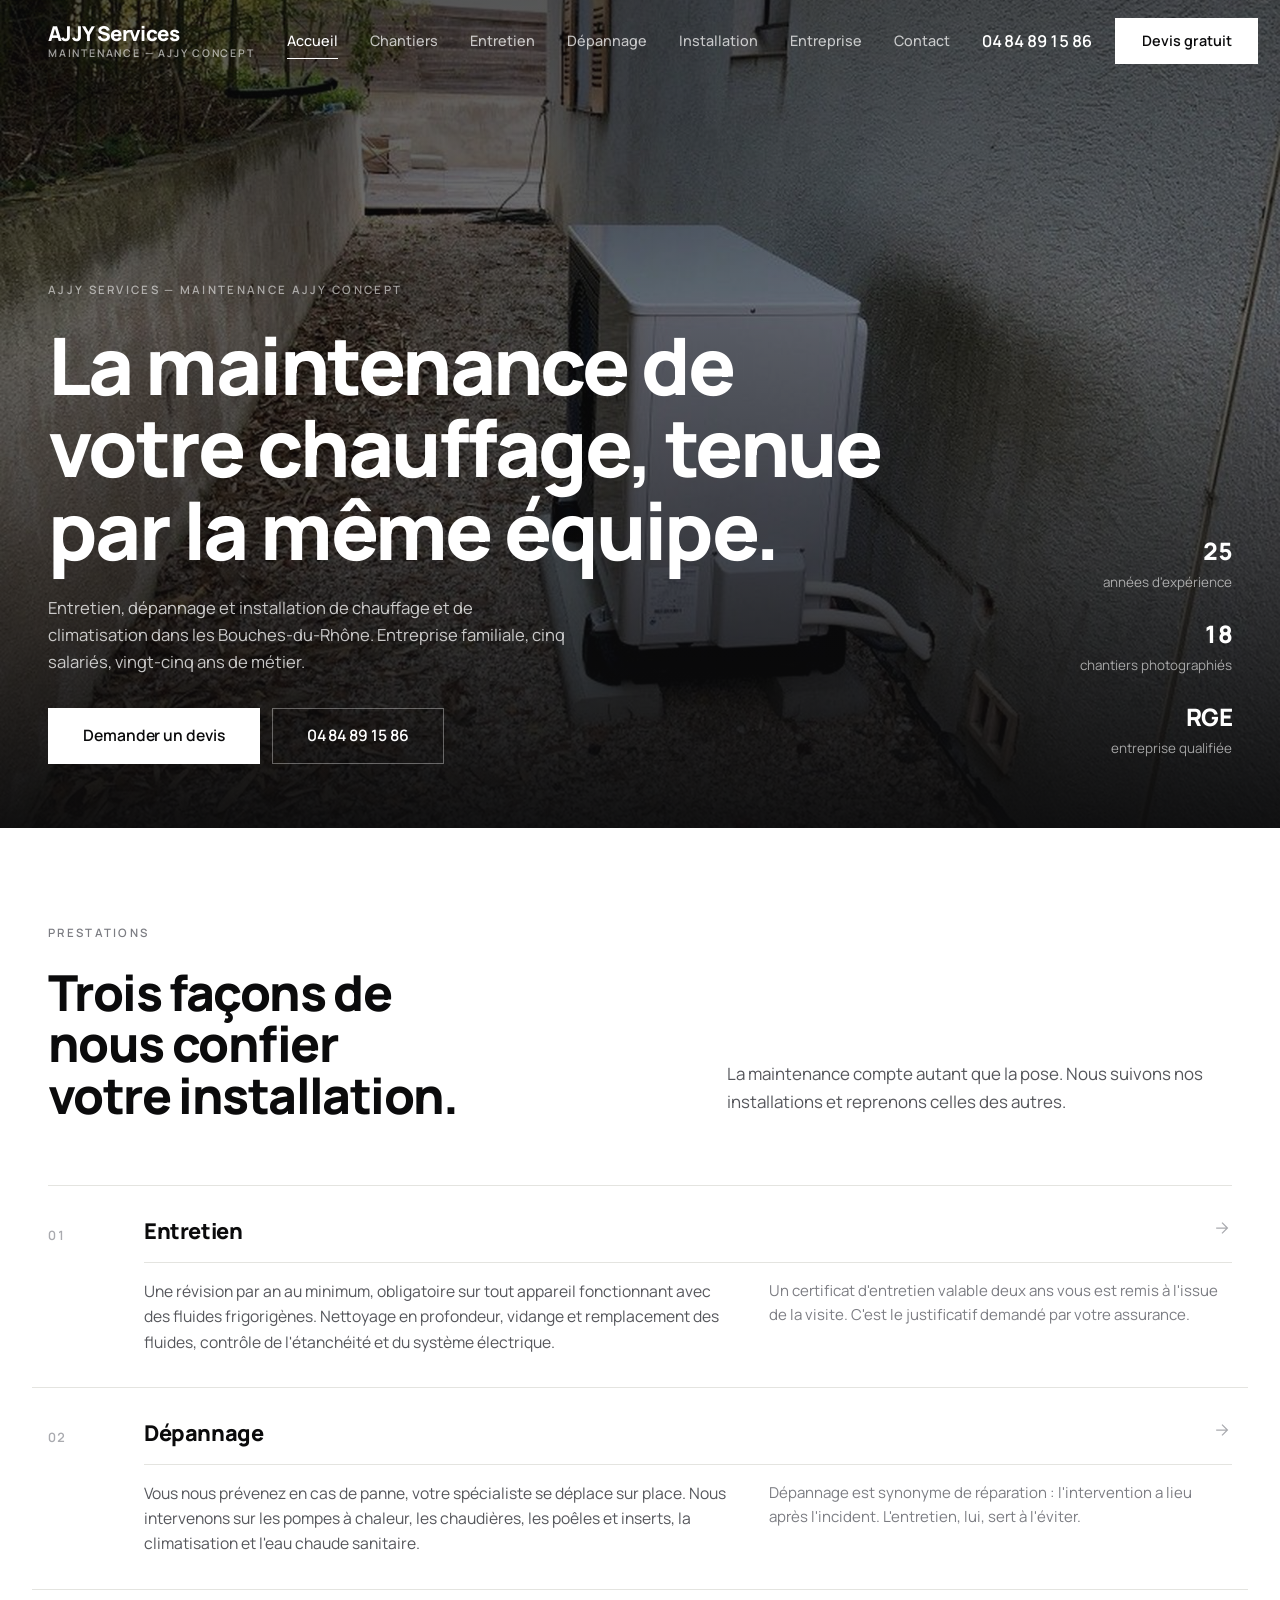
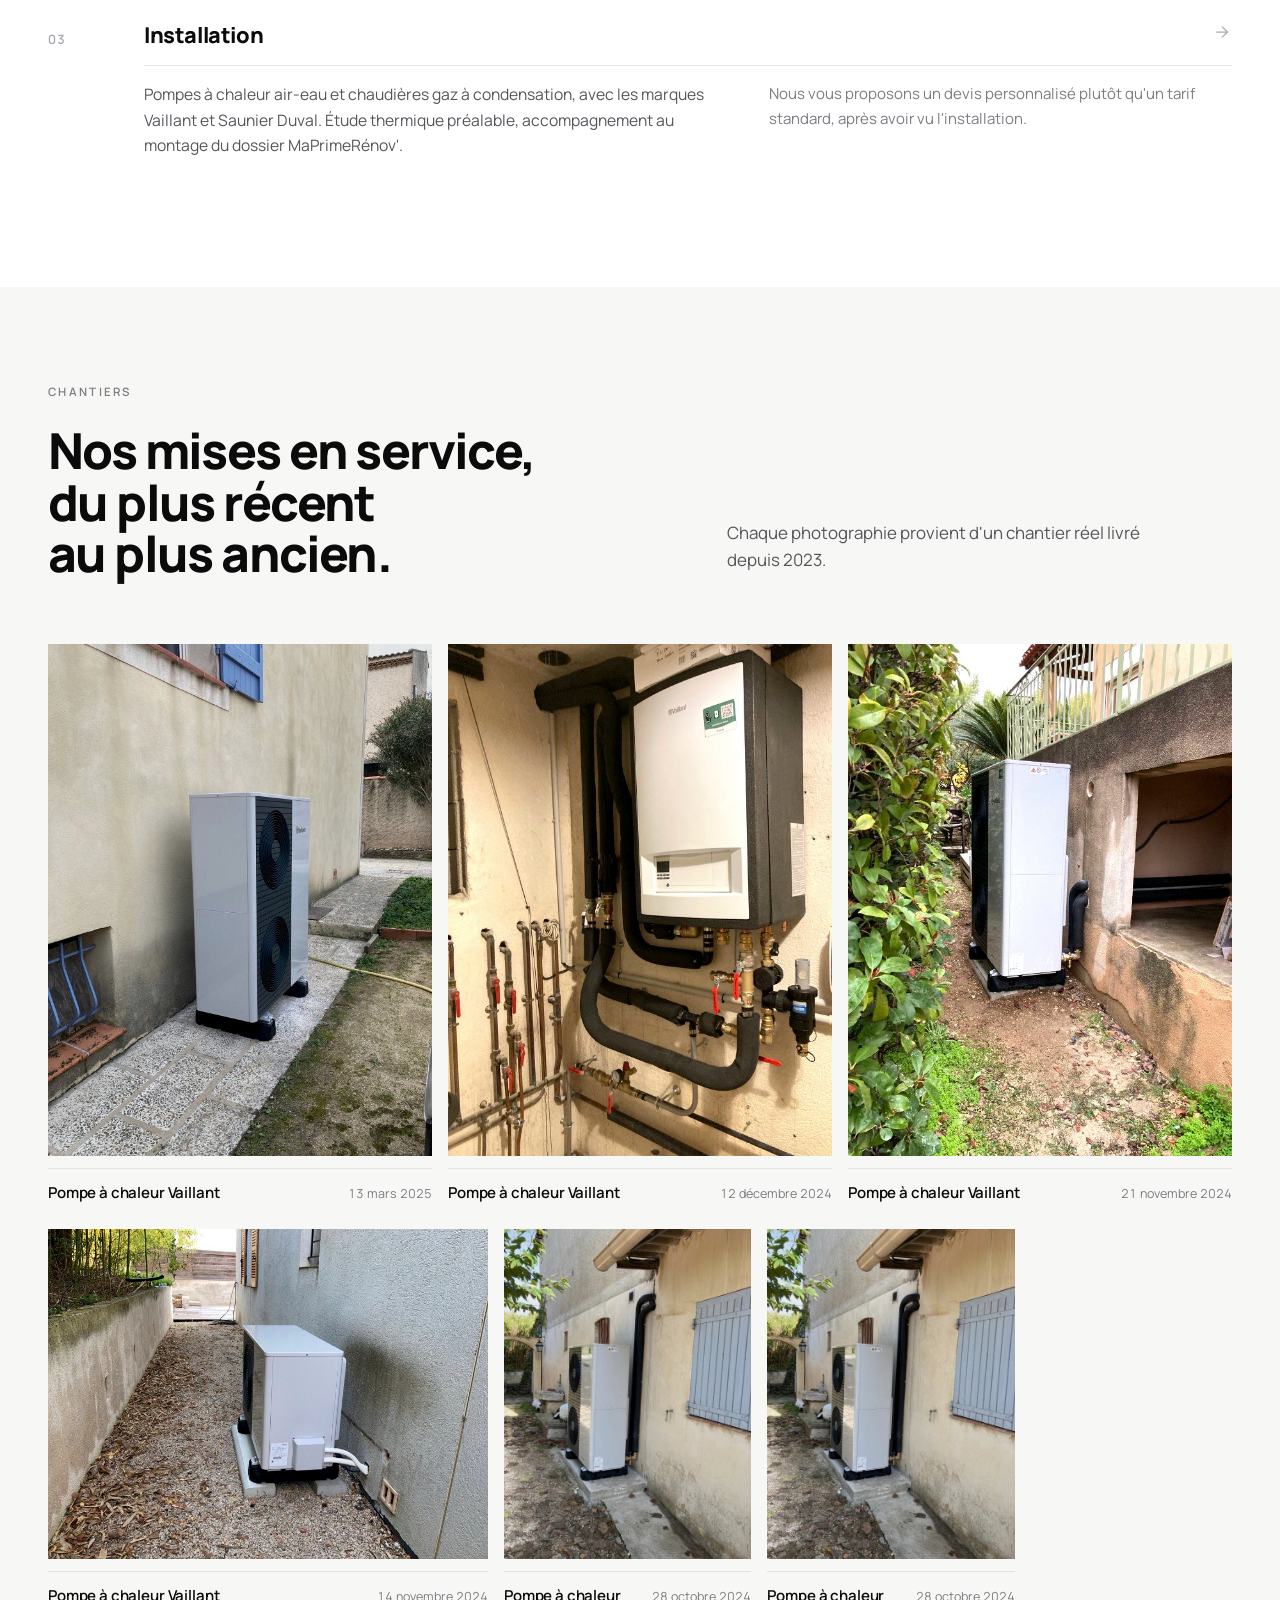
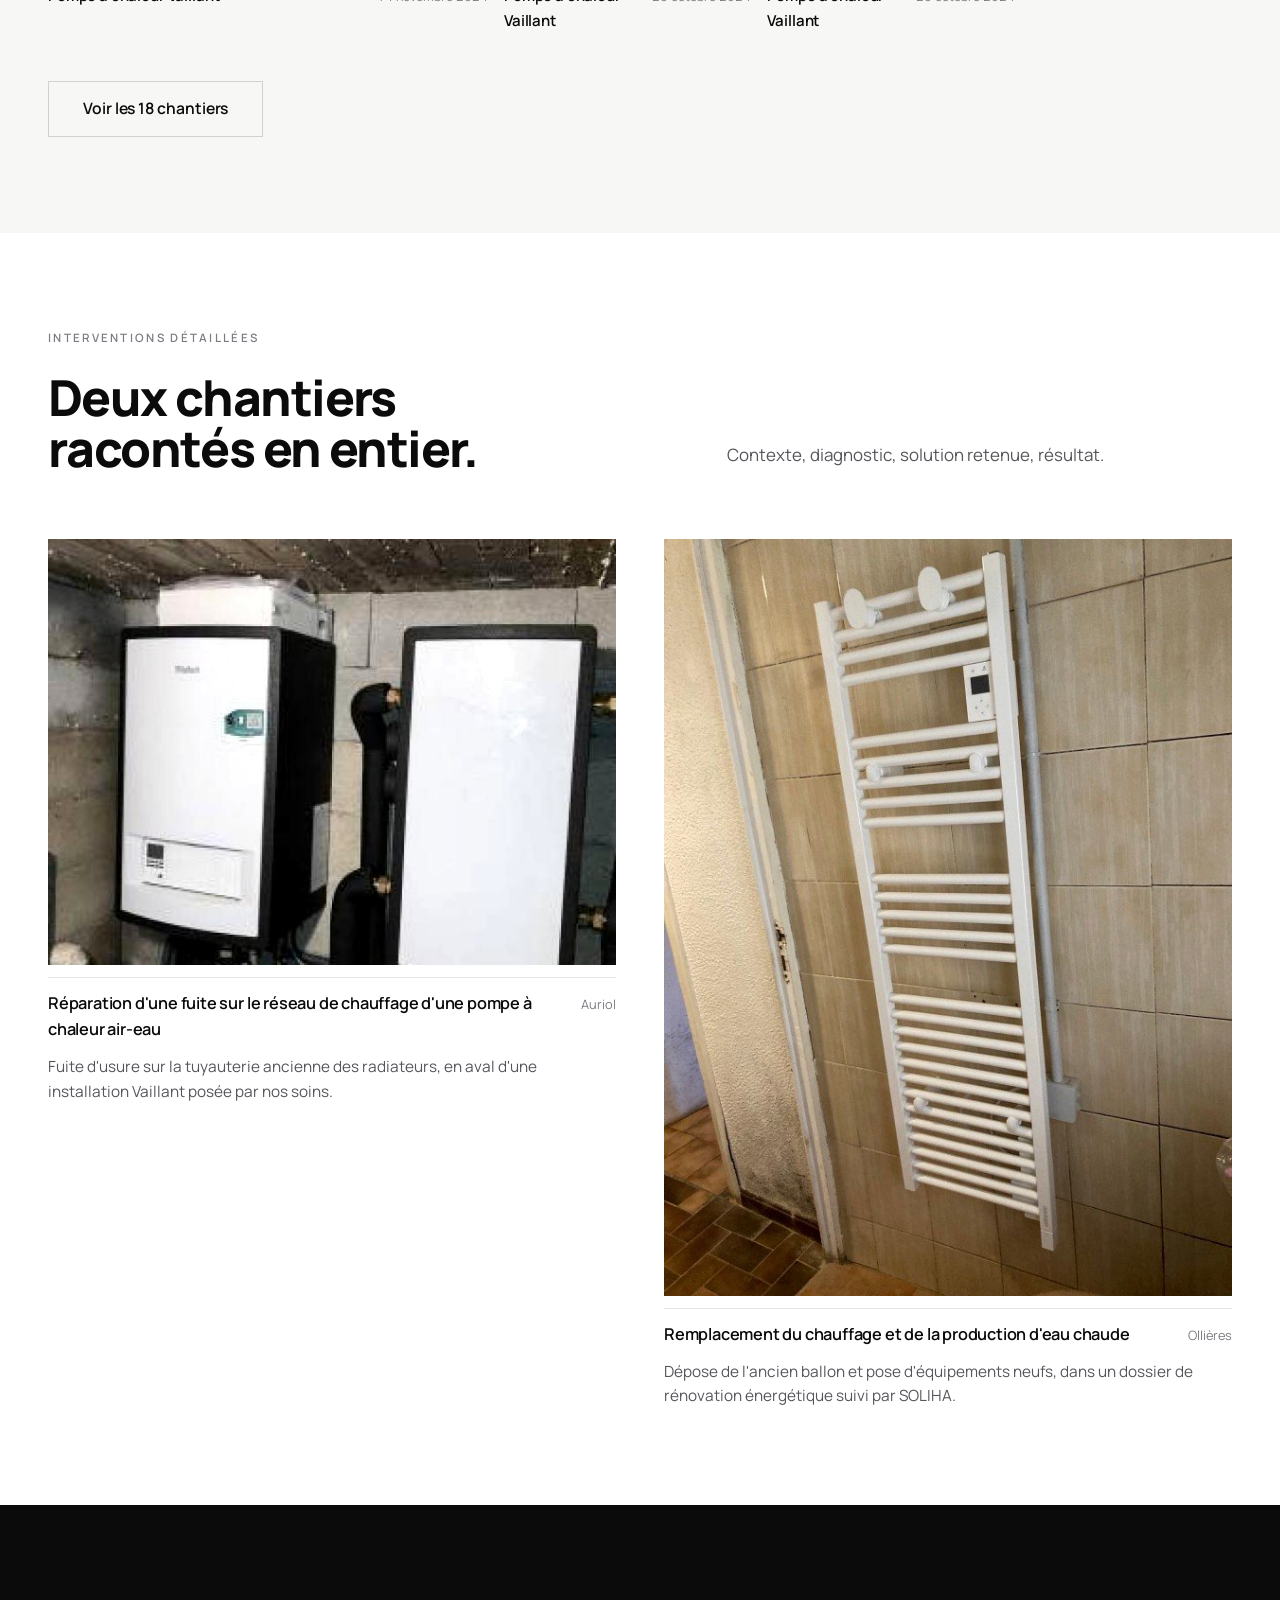
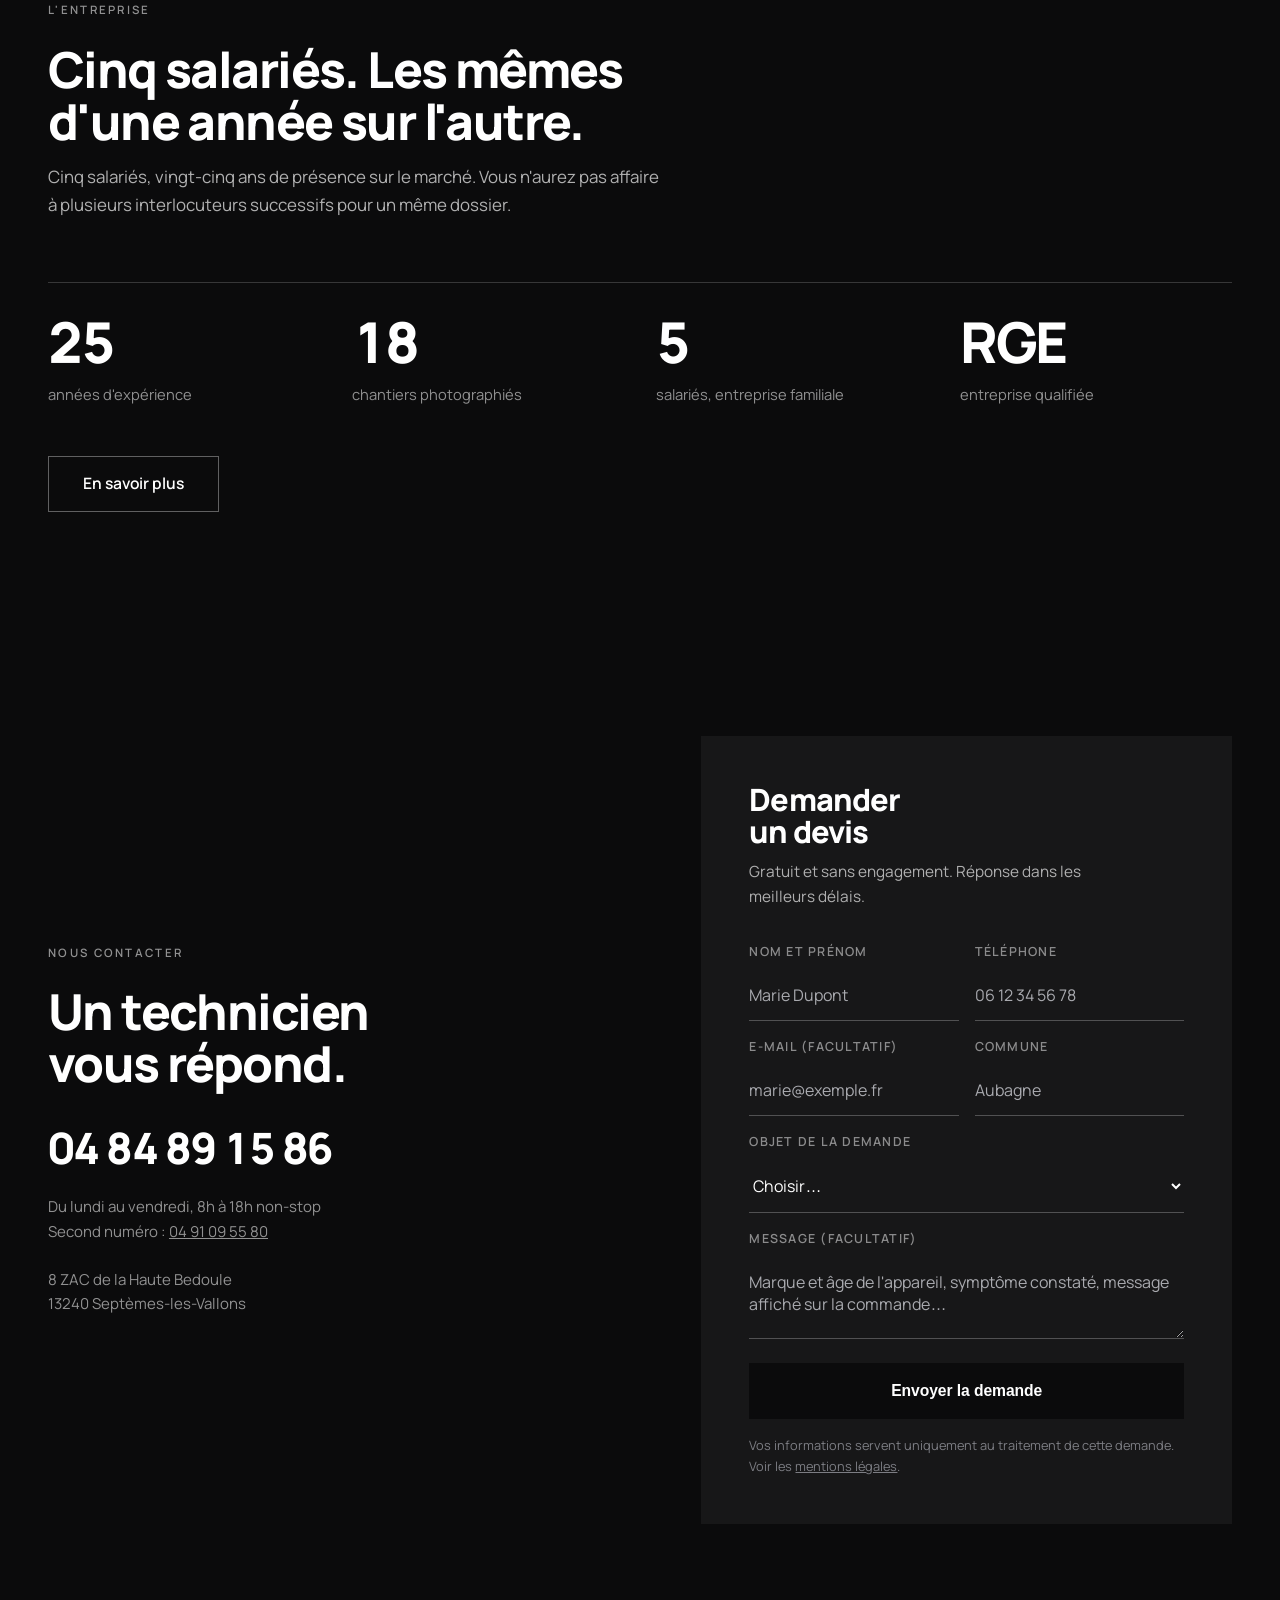
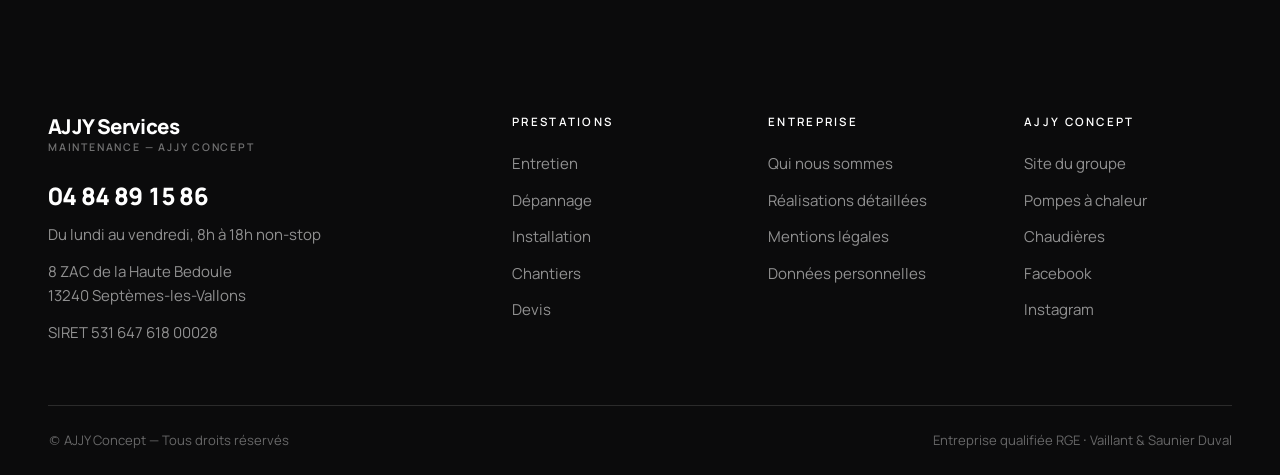
<file: index.html>
<!DOCTYPE html>
<html lang="fr">
<head>
<meta charset="UTF-8">
<meta name="viewport" content="width=device-width,initial-scale=1">
<title>AJJY Services — maintenance chauffage et climatisation, Bouches-du-Rhône</title>
<meta name="description" content="AJJY Services, équipe de maintenance d'AJJY Concept : entretien, dépannage et installation de pompes à chaleur et de chaudières dans les Bouches-du-Rhône. Devis gratuit.">
<link rel="canonical" href="https://www.ajjyconcept.com/">
<meta name="theme-color" content="#0B0B0C">
<meta name="robots" content="index,follow,max-image-preview:large,max-snippet:-1">
<meta name="geo.region" content="FR-PAC">
<meta property="og:type" content="website">
<meta property="og:site_name" content="AJJY Services">
<meta property="og:locale" content="fr_FR">
<meta property="og:title" content="AJJY Services — maintenance chauffage et climatisation, Bouches-du-Rhône">
<meta property="og:description" content="AJJY Services, équipe de maintenance d'AJJY Concept : entretien, dépannage et installation de pompes à chaleur et de chaudières dans les Bouches-du-Rhône. Devis gratuit.">
<meta property="og:url" content="https://www.ajjyconcept.com/">
<meta property="og:image" content="https://www.ajjyconcept.com/images/20250313-pompe-a-chaleur-vaillant-600.jpg">
<meta property="og:image:width" content="600">
<meta property="og:image:height" content="800">
<meta name="twitter:card" content="summary_large_image">
<link rel="icon" href="images/favicon.svg" type="image/svg+xml">
<link rel="preload" as="font" type="font/woff2" href="fonts/Manrope-400.woff2" crossorigin>
<link rel="preload" as="font" type="font/woff2" href="fonts/Manrope-800.woff2" crossorigin>
<link rel="preload" as="image" href="images/20250313-pompe-a-chaleur-vaillant-600.jpg" fetchpriority="high">
<script>document.documentElement.className="js"</script>
<link rel="stylesheet" href="style.css">
<script type="application/ld+json">{"@context":"https://schema.org","@graph":[{"@type":"HVACBusiness","@id":"https://www.ajjyconcept.com/#ajjyservices","name":"AJJY Services","parentOrganization":{"@type":"Organization","name":"AJJY Concept","url":"https://www.ajjyconcept.com/"},"description":"AJJY Services, équipe de maintenance d'AJJY Concept : entretien, dépannage et installation d'équipements de chauffage, de climatisation et de production d'eau chaude sanitaire dans les Bouches-du-Rhône.","url":"https://www.ajjyconcept.com/","telephone":"+33484891586","priceRange":"€€","address":{"@type":"PostalAddress","streetAddress":"8 ZAC de la Haute Bedoule","addressLocality":"Septèmes-les-Vallons","postalCode":"13240","addressRegion":"Provence-Alpes-Côte d'Azur","addressCountry":"FR"},"geo":{"@type":"GeoCoordinates","latitude":43.3986,"longitude":5.3689},"sameAs":["https://www.facebook.com/PompeAChaleurMarseille","https://www.instagram.com/ajjy_concept/"],"areaServed":{"@type":"AdministrativeArea","name":"Bouches-du-Rhône","identifier":"13"},"openingHoursSpecification":[{"@type":"OpeningHoursSpecification","dayOfWeek":["Monday","Tuesday","Wednesday","Thursday","Friday"],"opens":"08:00","closes":"18:00"}],"brand":[{"@type":"Brand","name":"Vaillant"},{"@type":"Brand","name":"Saunier Duval"}]},{"@type":"WebSite","@id":"https://www.ajjyconcept.com/#s","url":"https://www.ajjyconcept.com/","name":"AJJY Services","inLanguage":"fr-FR","publisher":{"@id":"https://www.ajjyconcept.com/#ajjyservices"}},{"@type":"Service","serviceType":"Maintenance de chauffage et de climatisation","name":"Maintenance de chauffage et de climatisation","description":"Entretien, dépannage et installation d'équipements de chauffage et de climatisation dans les Bouches-du-Rhône.","provider":{"@id":"https://www.ajjyconcept.com/#ajjyservices"},"areaServed":{"@type":"AdministrativeArea","name":"Bouches-du-Rhône (13)"}}]}</script>
</head>
<body>
<a class="skip" href="#contenu">Aller au contenu</a>
<header class="hdr over" id="hdr" data-over="1"><div class="hdr-in">
<a href="index.html" class="bd" aria-label="AJJY Services, accueil"><b>AJJY Services</b><span>Maintenance — AJJY Concept</span></a>
<nav class="nv" aria-label="Navigation principale"><a href="index.html" class="on" aria-current="page">Accueil</a><a href="chantiers.html">Chantiers</a><a href="entretien.html">Entretien</a><a href="depannage.html">Dépannage</a><a href="installation.html">Installation</a><a href="entreprise.html">Entreprise</a><a href="contact.html">Contact</a></nav>
<div class="hdr-r">
  <a class="tl" href="tel:0484891586">04 84 89 15 86</a>
  <a class="bt bt-dk" href="contact.html">Devis gratuit</a>
  <button class="bg" id="bg" aria-label="Ouvrir le menu" aria-expanded="false" aria-controls="mm">
  <svg width="26" height="26" viewBox="0 0 24 24" fill="none" stroke="currentColor" stroke-width="1.5" aria-hidden="true"><path d="M3 7h18M3 12h18M3 17h18"/></svg></button>
</div>
</div></header>
<div class="mm" id="mm" role="dialog" aria-modal="true" aria-label="Menu">
  <div class="mm-top"><span class="bd"><b>AJJY Services</b><span>Maintenance</span></span>
  <button class="mm-x" id="mx" aria-label="Fermer le menu">
  <svg width="28" height="28" viewBox="0 0 24 24" fill="none" stroke="currentColor" stroke-width="1.5" aria-hidden="true"><path d="M6 6l12 12M18 6 6 18"/></svg></button></div>
  <a class="ml" href="index.html" aria-current="page">Accueil</a><a class="ml" href="chantiers.html">Chantiers</a><a class="ml" href="entretien.html">Entretien</a><a class="ml" href="depannage.html">Dépannage</a><a class="ml" href="installation.html">Installation</a><a class="ml" href="entreprise.html">Entreprise</a><a class="ml" href="contact.html">Contact</a>
  <div class="mm-ft"><a class="tl" href="tel:0484891586">04 84 89 15 86</a>
  <a class="bt bt-lt bt-lg bt-fw" href="contact.html">Demander un devis</a></div>
</div>
<main id="contenu">

<section class="hero">
  <div class="hero-img"><img src="images/20241114-pompe-a-chaleur-vaillant-hd.jpg" srcset="images/20241114-pompe-a-chaleur-vaillant-420.jpg 420w, images/20241114-pompe-a-chaleur-vaillant-800.jpg 800w, images/20241114-pompe-a-chaleur-vaillant-hd.jpg 1600w" sizes="100vw" alt="" width="1600" height="1200" fetchpriority="high"></div>
  <div class="hero-sc"></div>
  <div class="hero-in">
    <div>
      <span class="kk kk-w">AJJY Services — maintenance AJJY Concept</span>
      <h1>La maintenance de votre chauffage, tenue par la même équipe.</h1>
      <p class="ld">Entretien, dépannage et installation de chauffage et de climatisation dans les Bouches-du-Rhône. Entreprise familiale, cinq salariés, vingt-cinq ans de métier.</p>
      <div class="hero-ac">
        <a class="bt bt-lt bt-lg" href="contact.html">Demander un devis</a>
        <a class="bt bt-lnw bt-lg" href="tel:0484891586">04 84 89 15 86</a>
      </div>
    </div>
    <div class="hero-meta">
      <div><b>25</b>années d'expérience</div>
      <div><b>18</b>chantiers photographiés</div>
      <div><b>RGE</b>entreprise qualifiée</div>
    </div>
  </div>
</section>

<section class="sc"><div class="w">
  <div class="hd2 rv">
    <div><span class="kk">Prestations</span><h2>Trois façons de nous confier votre installation.</h2></div>
    <p>La maintenance compte autant que la pose. Nous suivons nos installations et reprenons celles des autres.</p>
  </div>
  <div class="ix">
    <a href="entretien.html" class="rv">
      <span class="no">01</span>
      <div class="tt"><h3>Entretien</h3><span class="ar"><svg width="20" height="20" viewBox="0 0 24 24" fill="none" stroke="currentColor" stroke-width="1.5" aria-hidden="true"><path d="M5 12h13M12 5.5 18.5 12 12 18.5"/></svg></span></div>
      <div class="cl"><p>Une révision par an au minimum, obligatoire sur tout appareil fonctionnant avec des fluides frigorigènes. Nettoyage en profondeur, vidange et remplacement des fluides, contrôle de l'étanchéité et du système électrique.</p><p class="side">Un certificat d'entretien valable deux ans vous est remis à l'issue de la visite. C'est le justificatif demandé par votre assurance.</p></div>
    </a>
    <a href="depannage.html" class="rv">
      <span class="no">02</span>
      <div class="tt"><h3>Dépannage</h3><span class="ar"><svg width="20" height="20" viewBox="0 0 24 24" fill="none" stroke="currentColor" stroke-width="1.5" aria-hidden="true"><path d="M5 12h13M12 5.5 18.5 12 12 18.5"/></svg></span></div>
      <div class="cl"><p>Vous nous prévenez en cas de panne, votre spécialiste se déplace sur place. Nous intervenons sur les pompes à chaleur, les chaudières, les poêles et inserts, la climatisation et l'eau chaude sanitaire.</p><p class="side">Dépannage est synonyme de réparation : l'intervention a lieu après l'incident. L'entretien, lui, sert à l'éviter.</p></div>
    </a>
    <a href="installation.html" class="rv">
      <span class="no">03</span>
      <div class="tt"><h3>Installation</h3><span class="ar"><svg width="20" height="20" viewBox="0 0 24 24" fill="none" stroke="currentColor" stroke-width="1.5" aria-hidden="true"><path d="M5 12h13M12 5.5 18.5 12 12 18.5"/></svg></span></div>
      <div class="cl"><p>Pompes à chaleur air-eau et chaudières gaz à condensation, avec les marques Vaillant et Saunier Duval. Étude thermique préalable, accompagnement au montage du dossier MaPrimeRénov'.</p><p class="side">Nous vous proposons un devis personnalisé plutôt qu'un tarif standard, après avoir vu l'installation.</p></div>
    </a>
  </div>
</div></section>

<section class="sc sc-alt"><div class="w">
  <div class="hd2 rv">
    <div><span class="kk">Chantiers</span><h2>Nos mises en service, du plus récent au plus ancien.</h2></div>
    <p>Chaque photographie provient d'un chantier réel livré depuis 2023.</p>
  </div>
  <div class="gal"><figure class="rv" style="--r:0.75"><span class="fr"><img src="images/20250313-pompe-a-chaleur-vaillant-600.jpg" srcset="images/20250313-pompe-a-chaleur-vaillant-420.jpg 420w, images/20250313-pompe-a-chaleur-vaillant-600.jpg 600w" sizes="(max-width:720px) 50vw, 33vw" alt="Mise en service : Pompe à chaleur Vaillant, 13 mars 2025" width="600" height="800" loading="lazy" decoding="async"></span><figcaption><b>Pompe à chaleur Vaillant</b><span>13 mars 2025</span></figcaption></figure><figure class="rv" style="--r:0.75"><span class="fr"><img src="images/20241212-pompe-a-chaleur-vaillant-600.jpg" srcset="images/20241212-pompe-a-chaleur-vaillant-420.jpg 420w, images/20241212-pompe-a-chaleur-vaillant-600.jpg 600w" sizes="(max-width:720px) 50vw, 33vw" alt="Mise en service : Pompe à chaleur Vaillant, 12 décembre 2024" width="600" height="800" loading="lazy" decoding="async"></span><figcaption><b>Pompe à chaleur Vaillant</b><span>12 décembre 2024</span></figcaption></figure><figure class="rv" style="--r:0.75"><span class="fr"><img src="images/20241121-pompe-a-chaleur-vaillant-600.jpg" srcset="images/20241121-pompe-a-chaleur-vaillant-420.jpg 420w, images/20241121-pompe-a-chaleur-vaillant-600.jpg 600w" sizes="(max-width:720px) 50vw, 33vw" alt="Mise en service : Pompe à chaleur Vaillant, 21 novembre 2024" width="600" height="800" loading="lazy" decoding="async"></span><figcaption><b>Pompe à chaleur Vaillant</b><span>21 novembre 2024</span></figcaption></figure><figure class="rv" style="--r:1.3333"><span class="fr"><img src="images/20241114-pompe-a-chaleur-vaillant-800.jpg" srcset="images/20241114-pompe-a-chaleur-vaillant-420.jpg 420w, images/20241114-pompe-a-chaleur-vaillant-800.jpg 800w" sizes="(max-width:720px) 50vw, 33vw" alt="Mise en service : Pompe à chaleur Vaillant, 14 novembre 2024" width="800" height="600" loading="lazy" decoding="async"></span><figcaption><b>Pompe à chaleur Vaillant</b><span>14 novembre 2024</span></figcaption></figure><figure class="rv" style="--r:0.75"><span class="fr"><img src="images/20241028-pompe-a-chaleur-vaillant-600.jpg" srcset="images/20241028-pompe-a-chaleur-vaillant-420.jpg 420w, images/20241028-pompe-a-chaleur-vaillant-600.jpg 600w" sizes="(max-width:720px) 50vw, 33vw" alt="Mise en service : Pompe à chaleur Vaillant, 28 octobre 2024" width="600" height="800" loading="lazy" decoding="async"></span><figcaption><b>Pompe à chaleur Vaillant</b><span>28 octobre 2024</span></figcaption></figure><figure class="rv" style="--r:0.75"><span class="fr"><img src="images/20241028-pompe-a-chaleur-vaillant-b-600.jpg" srcset="images/20241028-pompe-a-chaleur-vaillant-b-420.jpg 420w, images/20241028-pompe-a-chaleur-vaillant-b-600.jpg 600w" sizes="(max-width:720px) 50vw, 33vw" alt="Mise en service : Pompe à chaleur Vaillant, 28 octobre 2024" width="600" height="800" loading="lazy" decoding="async"></span><figcaption><b>Pompe à chaleur Vaillant</b><span>28 octobre 2024</span></figcaption></figure></div>
  <div style="margin-top:var(--s7)"><a class="bt bt-ln bt-lg" href="chantiers.html">Voir les 18 chantiers</a></div>
</div></section>

<section class="sc"><div class="w">
  <div class="hd2 rv">
    <div><span class="kk">Interventions détaillées</span><h2>Deux chantiers racontés en entier.</h2></div>
    <p>Contexte, diagnostic, solution retenue, résultat.</p>
  </div>
  <div class="duo">
    <figure class="rv"><a href="realisation-auriol-fuite-reseau-chauffage.html"><span class="fr"><img src="images/zz-auriol-interieur-640.jpg" srcset="images/zz-auriol-interieur-420.jpg 420w, images/zz-auriol-interieur-640.jpg 640w" sizes="(max-width:720px) 100vw, 50vw" alt="Réparation d'une fuite sur le réseau de chauffage d'une pompe à chaleur air-eau" width="640" height="480" loading="lazy" decoding="async"></span>
    <figcaption><b>Réparation d'une fuite sur le réseau de chauffage d'une pompe à chaleur air-eau</b><span>Auriol</span></figcaption></a>
    <p>Fuite d'usure sur la tuyauterie ancienne des radiateurs, en aval d'une installation Vaillant posée par nos soins.</p></figure><figure class="rv"><a href="realisation-ollieres-renovation-chauffage-eau-chaude.html"><span class="fr"><img src="images/69ca5c57-244d-423f-ae9a-0364fee6ad-600.jpg" srcset="images/69ca5c57-244d-423f-ae9a-0364fee6ad-420.jpg 420w, images/69ca5c57-244d-423f-ae9a-0364fee6ad-600.jpg 600w" sizes="(max-width:720px) 100vw, 50vw" alt="Remplacement du chauffage et de la production d'eau chaude" width="600" height="800" loading="lazy" decoding="async"></span>
    <figcaption><b>Remplacement du chauffage et de la production d'eau chaude</b><span>Ollières</span></figcaption></a>
    <p>Dépose de l'ancien ballon et pose d'équipements neufs, dans un dossier de rénovation énergétique suivi par SOLIHA.</p></figure>
  </div>
</div></section>

<section class="sc sc-dk"><div class="w">
  <div class="hd1 rv"><span class="kk kk-w">L'entreprise</span>
  <h2>Cinq salariés. Les mêmes d'une année sur l'autre.</h2>
  <p style="color:rgba(255,255,255,.68)">Cinq salariés, vingt-cinq ans de présence sur le marché. Vous n'aurez pas affaire à plusieurs interlocuteurs successifs pour un même dossier.</p></div>
  <div class="fig rv">
<div><b>25</b><span>années d'expérience</span></div>
<div><b>18</b><span>chantiers photographiés</span></div>
<div><b>5</b><span>salariés, entreprise familiale</span></div>
<div><b>RGE</b><span>entreprise qualifiée</span></div>
</div>
  <div style="margin-top:var(--s7)"><a class="bt bt-lnw bt-lg" href="entreprise.html">En savoir plus</a></div>
</div></section>

<section class="sc-dk cta"><div class="w cta-in">
<div>
  <span class="kk kk-w">Nous contacter</span>
  <h2>Un technicien vous répond.</h2>
  <a class="tl-big" href="tel:0484891586">04 84 89 15 86</a>
  <p style="color:rgba(255,255,255,.55);font-size:.94rem">Du lundi au vendredi, 8h à 18h non-stop<br>Second numéro : <a href="tel:0491095580" style="text-decoration:underline">04 91 09 55 80</a></p>
  <p style="color:rgba(255,255,255,.55);font-size:.94rem;margin-top:var(--s5)">8 ZAC de la Haute Bedoule<br>13240 Septèmes-les-Vallons</p>
</div>
<div class="fm">
<h2>Demander un devis</h2><p class="sb">Gratuit et sans engagement. Réponse dans les meilleurs délais.</p>
<form id="ct-f" novalidate>
<div class="fr2">
<div class="fl"><label for="ct-n">Nom et prénom</label><input id="ct-n" type="text" name="nom" autocomplete="name" placeholder="Marie Dupont" required><span class="er">Champ obligatoire.</span></div>
<div class="fl"><label for="ct-t">Téléphone</label><input id="ct-t" type="tel" name="telephone" autocomplete="tel" inputmode="tel" placeholder="06 12 34 56 78" required><span class="er">Numéro à 10 chiffres.</span></div>
</div>
<div class="fr2">
<div class="fl"><label for="ct-e">E-mail (facultatif)</label><input id="ct-e" type="email" name="email" autocomplete="email" placeholder="marie@exemple.fr"></div>
<div class="fl"><label for="ct-c">Commune</label><input id="ct-c" type="text" name="commune" autocomplete="address-level2" placeholder="Aubagne" required><span class="er">Champ obligatoire.</span></div>
</div>
<div class="fl"><label for="ct-o">Objet de la demande</label><select id="ct-o" name="objet" required><option>Choisir…</option><option>Entretien annuel</option><option>Dépannage ou panne</option><option>Installation ou remplacement</option><option>Aides et financement</option><option>Autre demande</option></select><span class="er">Sélectionnez un objet.</span></div>
<div class="fl"><label for="ct-m">Message (facultatif)</label><textarea id="ct-m" name="message" placeholder="Marque et âge de l'appareil, symptôme constaté, message affiché sur la commande…"></textarea></div>
<input class="hp" type="text" name="_honey" tabindex="-1" autocomplete="off" aria-hidden="true">
<button type="submit" class="bt bt-dk bt-lg bt-fw">Envoyer la demande</button>
<p class="ms" role="status" aria-live="polite"></p>
<p class="rg">Vos informations servent uniquement au traitement de cette demande. Voir les <a href="mentions-legales.html#donnees" style="text-decoration:underline">mentions légales</a>.</p>
</form>
<div class="dn"><h3>Demande enregistrée</h3><p>Nous vous recontactons dans les meilleurs délais. Pour une panne en cours, appelez le <a href="tel:0484891586" style="text-decoration:underline"><b>04 84 89 15 86</b></a>.</p></div>
</div>
</div></section>

</main>
<footer class="ft"><div class="w">
<div class="ft-g">
<div>
  <span class="bd"><b>AJJY Services</b><span>Maintenance — AJJY Concept</span></span>
  <a class="tlf" href="tel:0484891586">04 84 89 15 86</a>
  <p>Du lundi au vendredi, 8h à 18h non-stop</p>
  <p>8 ZAC de la Haute Bedoule<br>13240 Septèmes-les-Vallons</p>
  <p>SIRET 531 647 618 00028</p>
</div>
<div><h4>Prestations</h4>
  <a href="entretien.html">Entretien</a>
  <a href="depannage.html">Dépannage</a>
  <a href="installation.html">Installation</a>
  <a href="chantiers.html">Chantiers</a>
  <a href="contact.html">Devis</a>
</div>
<div><h4>Entreprise</h4>
  <a href="entreprise.html">Qui nous sommes</a>
  <a href="realisations.html">Réalisations détaillées</a>
  <a href="mentions-legales.html">Mentions légales</a>
  <a href="mentions-legales.html#donnees">Données personnelles</a>
</div>
<div><h4>AJJY Concept</h4>
  <a href="https://www.ajjyconcept.com/" target="_blank" rel="noopener">Site du groupe</a>
  <a href="https://www.ajjyconcept.com/pompes-a-chaleur.php" target="_blank" rel="noopener">Pompes à chaleur</a>
  <a href="https://www.ajjyconcept.com/chaudieres.php" target="_blank" rel="noopener">Chaudières</a>
  <a href="https://www.facebook.com/PompeAChaleurMarseille" target="_blank" rel="noopener">Facebook</a>
  <a href="https://www.instagram.com/ajjy_concept/" target="_blank" rel="noopener">Instagram</a>
</div>
</div>
<div class="ft-b"><span>© AJJY Concept — Tous droits réservés</span>
<span>Entreprise qualifiée RGE · Vaillant &amp; Saunier Duval</span></div>
</div></footer>
<nav class="dock" aria-label="Contact rapide">
<a href="tel:0484891586">
  <svg width="18" height="18" viewBox="0 0 24 24" fill="none" stroke="currentColor" stroke-width="1.7" aria-hidden="true"><path d="M22 16.9v3a2 2 0 01-2.2 2 19.8 19.8 0 01-8.6-3.1 19.5 19.5 0 01-6-6A19.8 19.8 0 012.1 4.2 2 2 0 014.1 2h3a2 2 0 012 1.7c.1 1 .4 1.9.7 2.8a2 2 0 01-.5 2.1L8.1 9.9a16 16 0 006 6l1.3-1.2a2 2 0 012.1-.5c.9.3 1.8.6 2.8.7a2 2 0 011.7 2z"/></svg>
  Appeler</a>
<a href="contact.html">Devis gratuit</a>
</nav>
<script src="script.js" defer></script>
</body>
</html>
</file>
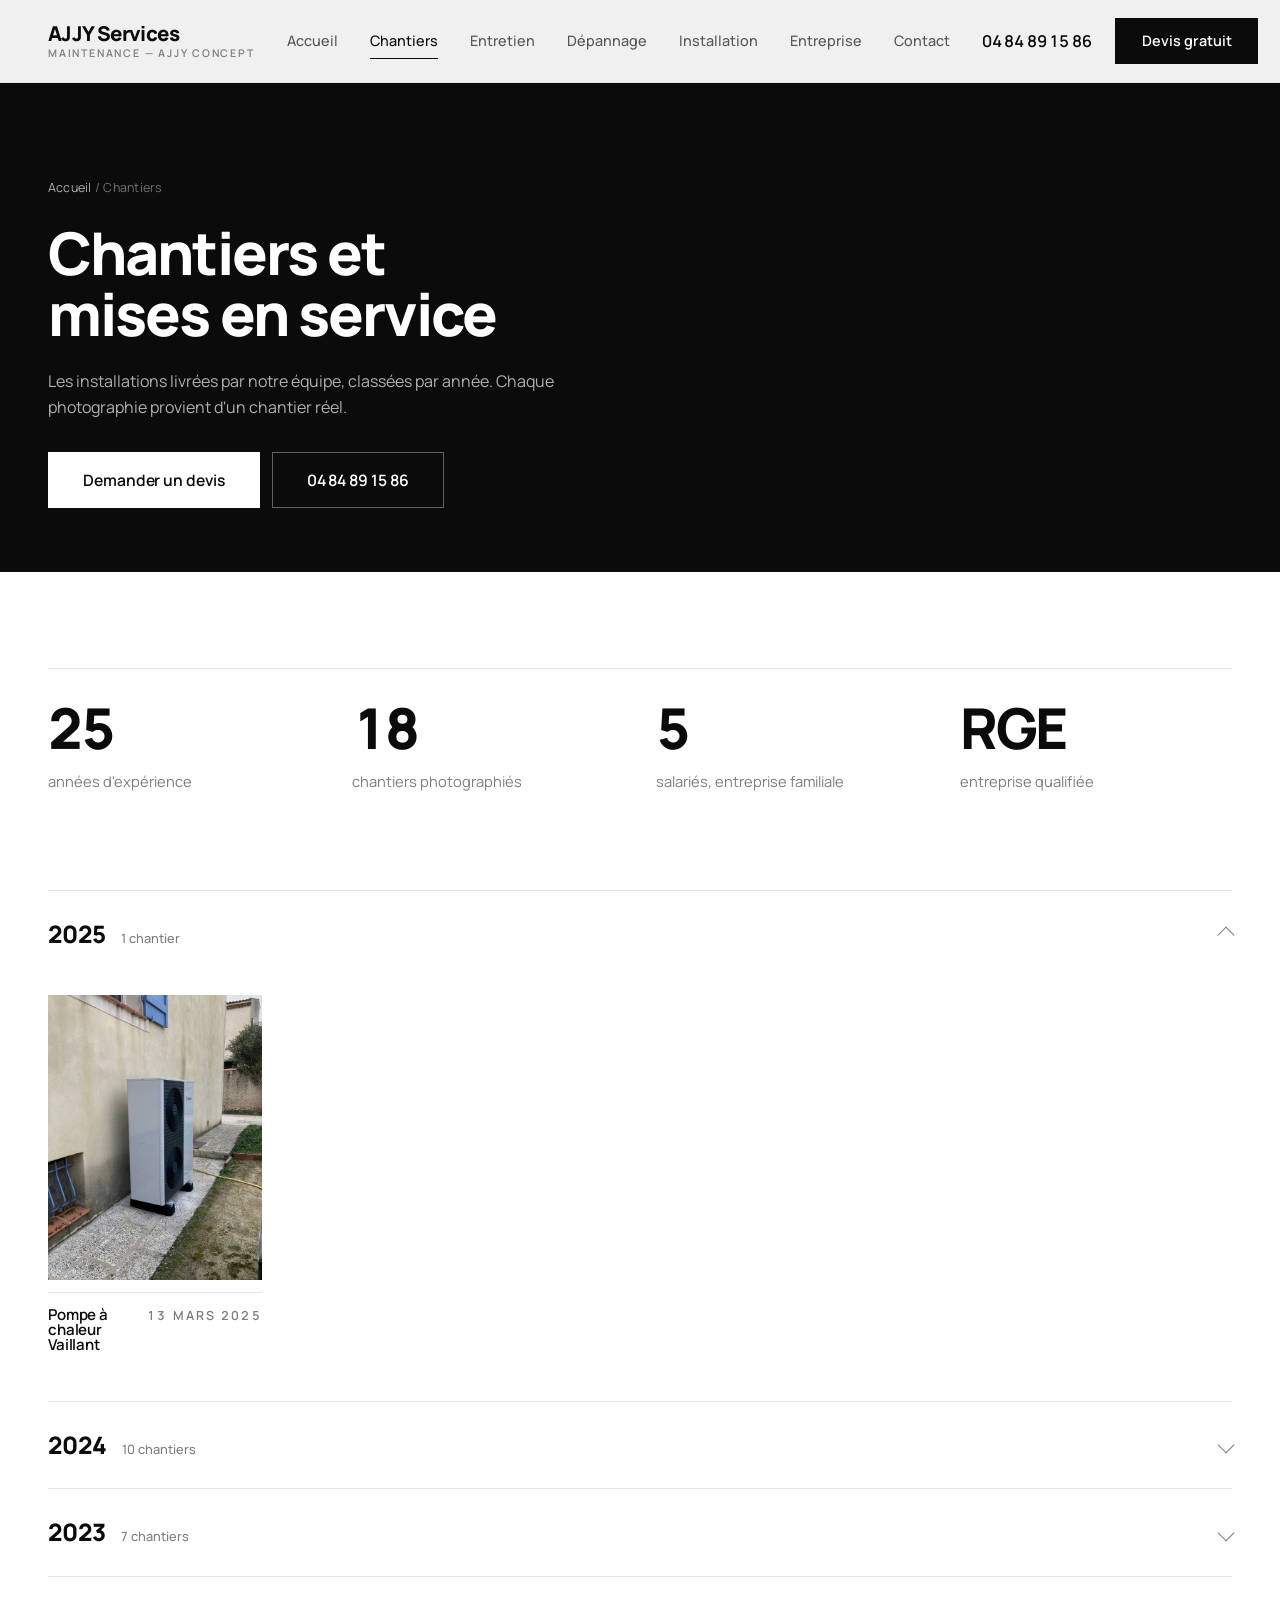
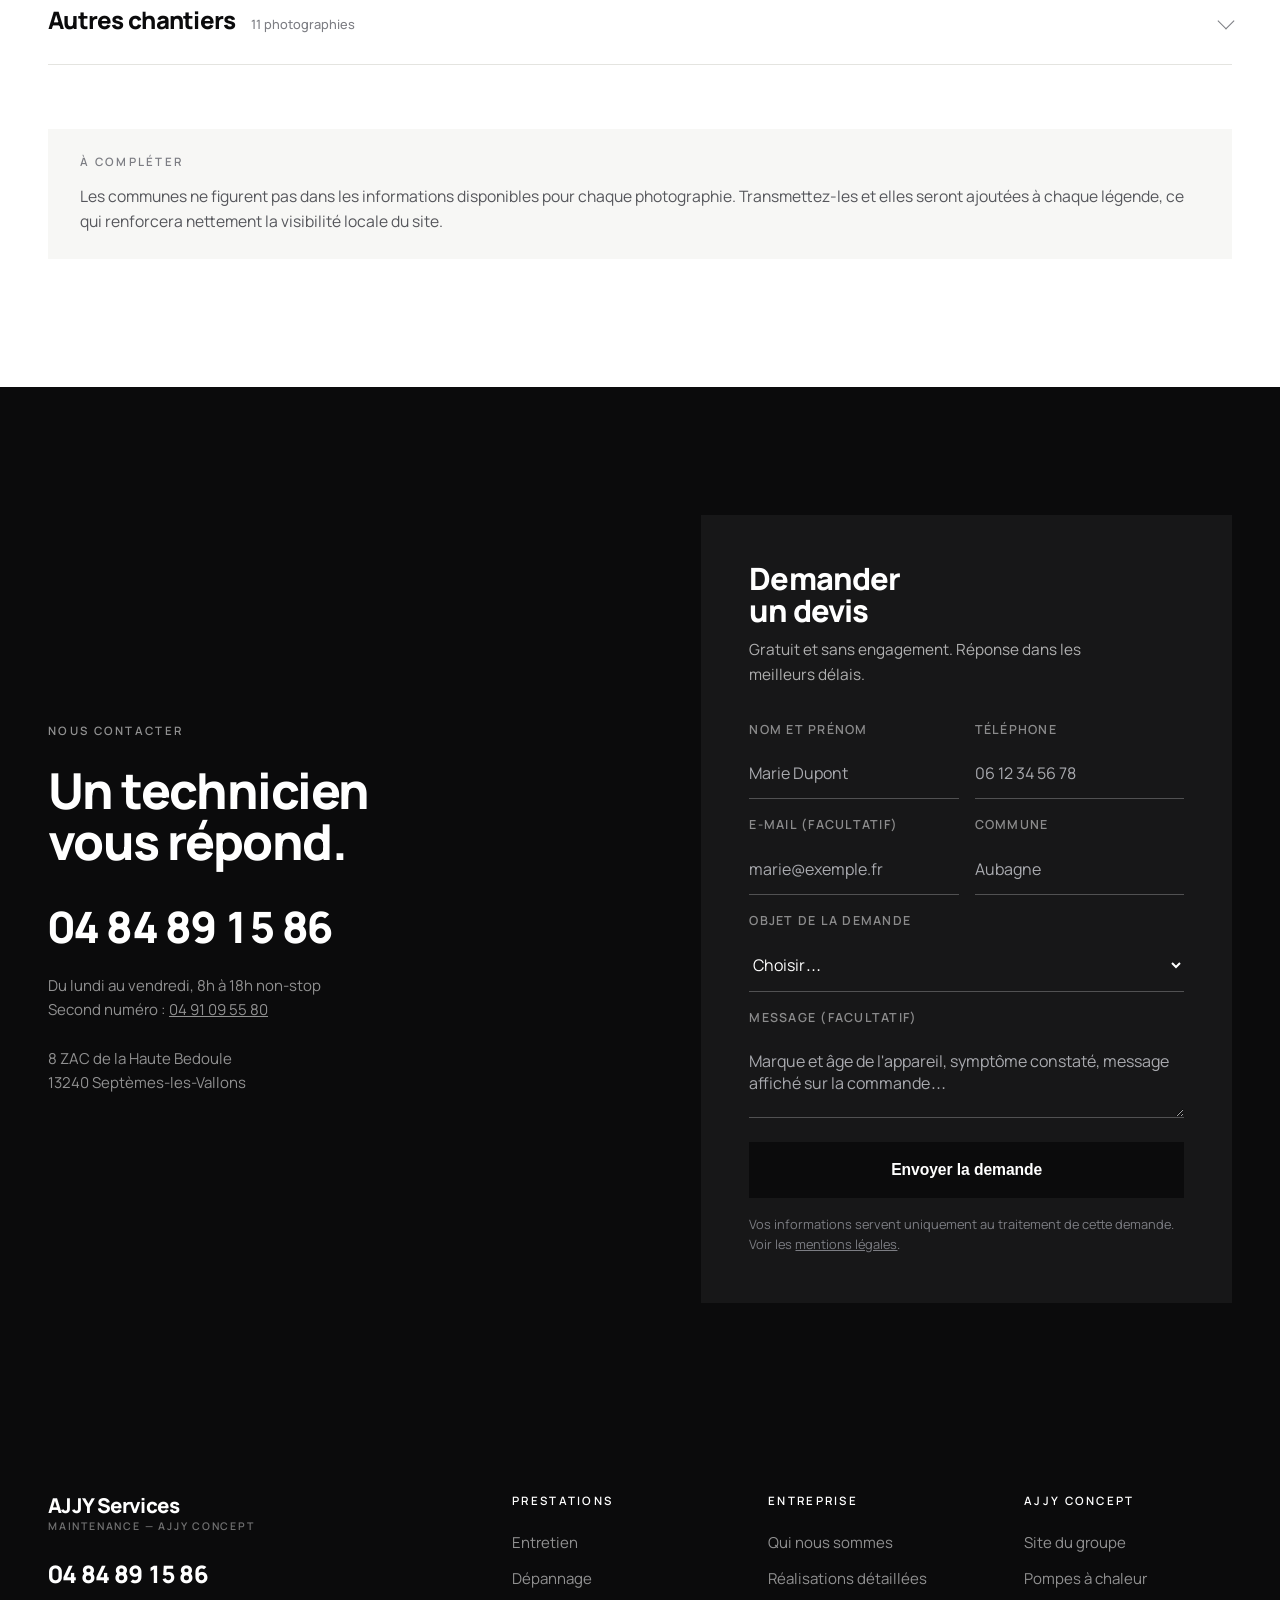
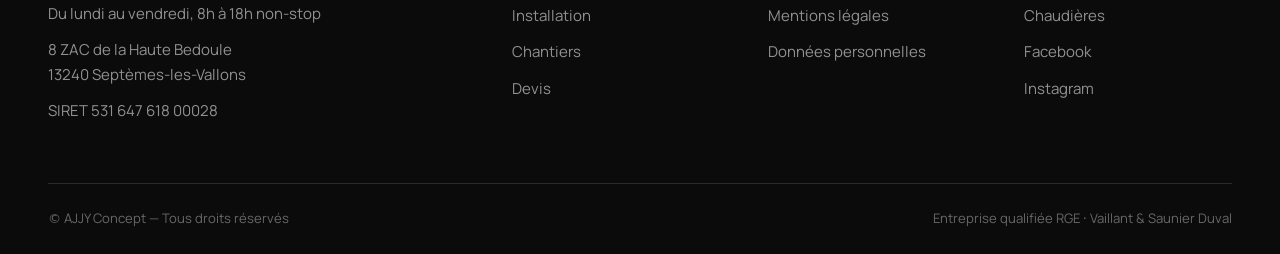
<file: chantiers.html>
<!DOCTYPE html>
<html lang="fr">
<head>
<meta charset="UTF-8">
<meta name="viewport" content="width=device-width,initial-scale=1">
<title>Chantiers et mises en service | AJJY Services</title>
<meta name="description" content="Galerie des chantiers réalisés par AJJY Services : mises en service de pompes à chaleur Vaillant, de chaudières gaz et de climatisations dans les Bouches-du-Rhône.">
<link rel="canonical" href="https://www.ajjyconcept.com/chantiers.html">
<meta name="theme-color" content="#0B0B0C">
<meta name="robots" content="index,follow,max-image-preview:large,max-snippet:-1">
<meta name="geo.region" content="FR-PAC">
<meta property="og:type" content="website">
<meta property="og:site_name" content="AJJY Services">
<meta property="og:locale" content="fr_FR">
<meta property="og:title" content="Chantiers et mises en service | AJJY Services">
<meta property="og:description" content="Galerie des chantiers réalisés par AJJY Services : mises en service de pompes à chaleur Vaillant, de chaudières gaz et de climatisations dans les Bouches-du-Rhône.">
<meta property="og:url" content="https://www.ajjyconcept.com/chantiers.html">
<meta property="og:image" content="https://www.ajjyconcept.com/images/20250313-pompe-a-chaleur-vaillant-600.jpg">
<meta property="og:image:width" content="600">
<meta property="og:image:height" content="800">
<meta name="twitter:card" content="summary_large_image">
<link rel="icon" href="images/favicon.svg" type="image/svg+xml">
<link rel="preload" as="font" type="font/woff2" href="fonts/Manrope-400.woff2" crossorigin>
<link rel="preload" as="font" type="font/woff2" href="fonts/Manrope-800.woff2" crossorigin>

<script>document.documentElement.className="js"</script>
<link rel="stylesheet" href="style.css">
<script type="application/ld+json">{"@context":"https://schema.org","@graph":[{"@type":"HVACBusiness","@id":"https://www.ajjyconcept.com/#ajjyservices","name":"AJJY Services","parentOrganization":{"@type":"Organization","name":"AJJY Concept","url":"https://www.ajjyconcept.com/"},"description":"AJJY Services, équipe de maintenance d'AJJY Concept : entretien, dépannage et installation d'équipements de chauffage, de climatisation et de production d'eau chaude sanitaire dans les Bouches-du-Rhône.","url":"https://www.ajjyconcept.com/","telephone":"+33484891586","priceRange":"€€","address":{"@type":"PostalAddress","streetAddress":"8 ZAC de la Haute Bedoule","addressLocality":"Septèmes-les-Vallons","postalCode":"13240","addressRegion":"Provence-Alpes-Côte d'Azur","addressCountry":"FR"},"geo":{"@type":"GeoCoordinates","latitude":43.3986,"longitude":5.3689},"sameAs":["https://www.facebook.com/PompeAChaleurMarseille","https://www.instagram.com/ajjy_concept/"],"areaServed":{"@type":"AdministrativeArea","name":"Bouches-du-Rhône","identifier":"13"},"openingHoursSpecification":[{"@type":"OpeningHoursSpecification","dayOfWeek":["Monday","Tuesday","Wednesday","Thursday","Friday"],"opens":"08:00","closes":"18:00"}],"brand":[{"@type":"Brand","name":"Vaillant"},{"@type":"Brand","name":"Saunier Duval"}]},{"@type":"BreadcrumbList","itemListElement":[{"@type":"ListItem","position":1,"name":"Accueil","item":"https://www.ajjyconcept.com/"},{"@type":"ListItem","position":2,"name":"Chantiers","item":"https://www.ajjyconcept.com/chantiers.html"}]},{"@type":"ImageGallery","name":"Chantiers AJJY Services","url":"https://www.ajjyconcept.com/chantiers.html","image":["https://www.ajjyconcept.com/images/20250313-pompe-a-chaleur-vaillant-600.jpg","https://www.ajjyconcept.com/images/20241212-pompe-a-chaleur-vaillant-600.jpg","https://www.ajjyconcept.com/images/20241121-pompe-a-chaleur-vaillant-600.jpg","https://www.ajjyconcept.com/images/20241114-pompe-a-chaleur-vaillant-800.jpg","https://www.ajjyconcept.com/images/20241028-pompe-a-chaleur-vaillant-600.jpg","https://www.ajjyconcept.com/images/20241028-pompe-a-chaleur-vaillant-b-600.jpg","https://www.ajjyconcept.com/images/20240910-pompe-a-chaleur-vaillant-800.jpg","https://www.ajjyconcept.com/images/20240802-pompe-a-chaleur-vaillant-800.jpg","https://www.ajjyconcept.com/images/20240514-pompe-a-chaleur-600.jpg","https://www.ajjyconcept.com/images/20240314-pompe-a-chaleur-800.jpg","https://www.ajjyconcept.com/images/20240226-pompe-a-chaleur-800.jpg","https://www.ajjyconcept.com/images/20231211-chaudiere-gaz-600.jpg","https://www.ajjyconcept.com/images/20231113-chaudiere-gaz-600.jpg","https://www.ajjyconcept.com/images/20230831-chaudiere-gaz-800.jpg","https://www.ajjyconcept.com/images/20230810-chantier-realise-600.jpg","https://www.ajjyconcept.com/images/20230711-chaudiere-gaz-800.jpg","https://www.ajjyconcept.com/images/20230616-climatisation-800.jpg","https://www.ajjyconcept.com/images/20230405-chaudiere-gaz-279.jpg"]}]}</script>
</head>
<body>
<a class="skip" href="#contenu">Aller au contenu</a>
<header class="hdr solid" id="hdr" data-over="0"><div class="hdr-in">
<a href="index.html" class="bd" aria-label="AJJY Services, accueil"><b>AJJY Services</b><span>Maintenance — AJJY Concept</span></a>
<nav class="nv" aria-label="Navigation principale"><a href="index.html">Accueil</a><a href="chantiers.html" class="on" aria-current="page">Chantiers</a><a href="entretien.html">Entretien</a><a href="depannage.html">Dépannage</a><a href="installation.html">Installation</a><a href="entreprise.html">Entreprise</a><a href="contact.html">Contact</a></nav>
<div class="hdr-r">
  <a class="tl" href="tel:0484891586">04 84 89 15 86</a>
  <a class="bt bt-dk" href="contact.html">Devis gratuit</a>
  <button class="bg" id="bg" aria-label="Ouvrir le menu" aria-expanded="false" aria-controls="mm">
  <svg width="26" height="26" viewBox="0 0 24 24" fill="none" stroke="currentColor" stroke-width="1.5" aria-hidden="true"><path d="M3 7h18M3 12h18M3 17h18"/></svg></button>
</div>
</div></header>
<div class="mm" id="mm" role="dialog" aria-modal="true" aria-label="Menu">
  <div class="mm-top"><span class="bd"><b>AJJY Services</b><span>Maintenance</span></span>
  <button class="mm-x" id="mx" aria-label="Fermer le menu">
  <svg width="28" height="28" viewBox="0 0 24 24" fill="none" stroke="currentColor" stroke-width="1.5" aria-hidden="true"><path d="M6 6l12 12M18 6 6 18"/></svg></button></div>
  <a class="ml" href="index.html">Accueil</a><a class="ml" href="chantiers.html" aria-current="page">Chantiers</a><a class="ml" href="entretien.html">Entretien</a><a class="ml" href="depannage.html">Dépannage</a><a class="ml" href="installation.html">Installation</a><a class="ml" href="entreprise.html">Entreprise</a><a class="ml" href="contact.html">Contact</a>
  <div class="mm-ft"><a class="tl" href="tel:0484891586">04 84 89 15 86</a>
  <a class="bt bt-lt bt-lg bt-fw" href="contact.html">Demander un devis</a></div>
</div>
<main id="contenu">

<section class="ph"><div class="w">
<nav class="bcr" aria-label="Fil d'Ariane"><a href="index.html">Accueil</a> <span aria-hidden="true">/</span> Chantiers</nav>
<h1>Chantiers et mises en service</h1><p>Les installations livrées par notre équipe, classées par année. Chaque photographie provient d'un chantier réel.</p><div class="ph-ac"><a class="bt bt-lt bt-lg" href="contact.html">Demander un devis</a><a class="bt bt-lnw bt-lg" href="tel:0484891586">04 84 89 15 86</a></div>
</div></section>

<section class="sc"><div class="w">
<div class="fig rv">
<div><b>25</b><span>années d'expérience</span></div>
<div><b>18</b><span>chantiers photographiés</span></div>
<div><b>5</b><span>salariés, entreprise familiale</span></div>
<div><b>RGE</b><span>entreprise qualifiée</span></div>
</div>
<div style="margin-top:var(--s9)"><div class="gy"><details open><summary>2025 <em>1 chantier</em></summary><div class="bd"><div class="gal g4"><figure class="rv" style="--r:0.75"><span class="fr"><img src="images/20250313-pompe-a-chaleur-vaillant-600.jpg" srcset="images/20250313-pompe-a-chaleur-vaillant-420.jpg 420w, images/20250313-pompe-a-chaleur-vaillant-600.jpg 600w" sizes="(max-width:720px) 50vw, 33vw" alt="Mise en service : Pompe à chaleur Vaillant, 13 mars 2025" width="600" height="800" loading="lazy" decoding="async"></span><figcaption><b>Pompe à chaleur Vaillant</b><span>13 mars 2025</span></figcaption></figure></div></div></details><details><summary>2024 <em>10 chantiers</em></summary><div class="bd"><div class="gal g4"><figure class="rv" style="--r:0.75"><span class="fr"><img src="images/20241212-pompe-a-chaleur-vaillant-600.jpg" srcset="images/20241212-pompe-a-chaleur-vaillant-420.jpg 420w, images/20241212-pompe-a-chaleur-vaillant-600.jpg 600w" sizes="(max-width:720px) 50vw, 33vw" alt="Mise en service : Pompe à chaleur Vaillant, 12 décembre 2024" width="600" height="800" loading="lazy" decoding="async"></span><figcaption><b>Pompe à chaleur Vaillant</b><span>12 décembre 2024</span></figcaption></figure><figure class="rv" style="--r:0.75"><span class="fr"><img src="images/20241121-pompe-a-chaleur-vaillant-600.jpg" srcset="images/20241121-pompe-a-chaleur-vaillant-420.jpg 420w, images/20241121-pompe-a-chaleur-vaillant-600.jpg 600w" sizes="(max-width:720px) 50vw, 33vw" alt="Mise en service : Pompe à chaleur Vaillant, 21 novembre 2024" width="600" height="800" loading="lazy" decoding="async"></span><figcaption><b>Pompe à chaleur Vaillant</b><span>21 novembre 2024</span></figcaption></figure><figure class="rv" style="--r:1.3333"><span class="fr"><img src="images/20241114-pompe-a-chaleur-vaillant-800.jpg" srcset="images/20241114-pompe-a-chaleur-vaillant-420.jpg 420w, images/20241114-pompe-a-chaleur-vaillant-800.jpg 800w" sizes="(max-width:720px) 50vw, 33vw" alt="Mise en service : Pompe à chaleur Vaillant, 14 novembre 2024" width="800" height="600" loading="lazy" decoding="async"></span><figcaption><b>Pompe à chaleur Vaillant</b><span>14 novembre 2024</span></figcaption></figure><figure class="rv" style="--r:0.75"><span class="fr"><img src="images/20241028-pompe-a-chaleur-vaillant-600.jpg" srcset="images/20241028-pompe-a-chaleur-vaillant-420.jpg 420w, images/20241028-pompe-a-chaleur-vaillant-600.jpg 600w" sizes="(max-width:720px) 50vw, 33vw" alt="Mise en service : Pompe à chaleur Vaillant, 28 octobre 2024" width="600" height="800" loading="lazy" decoding="async"></span><figcaption><b>Pompe à chaleur Vaillant</b><span>28 octobre 2024</span></figcaption></figure><figure class="rv" style="--r:0.75"><span class="fr"><img src="images/20241028-pompe-a-chaleur-vaillant-b-600.jpg" srcset="images/20241028-pompe-a-chaleur-vaillant-b-420.jpg 420w, images/20241028-pompe-a-chaleur-vaillant-b-600.jpg 600w" sizes="(max-width:720px) 50vw, 33vw" alt="Mise en service : Pompe à chaleur Vaillant, 28 octobre 2024" width="600" height="800" loading="lazy" decoding="async"></span><figcaption><b>Pompe à chaleur Vaillant</b><span>28 octobre 2024</span></figcaption></figure><figure class="rv" style="--r:1.3333"><span class="fr"><img src="images/20240910-pompe-a-chaleur-vaillant-800.jpg" srcset="images/20240910-pompe-a-chaleur-vaillant-420.jpg 420w, images/20240910-pompe-a-chaleur-vaillant-800.jpg 800w" sizes="(max-width:720px) 50vw, 33vw" alt="Mise en service : Pompe à chaleur Vaillant, 10 septembre 2024" width="800" height="600" loading="lazy" decoding="async"></span><figcaption><b>Pompe à chaleur Vaillant</b><span>10 septembre 2024</span></figcaption></figure><figure class="rv" style="--r:1.3333"><span class="fr"><img src="images/20240802-pompe-a-chaleur-vaillant-800.jpg" srcset="images/20240802-pompe-a-chaleur-vaillant-420.jpg 420w, images/20240802-pompe-a-chaleur-vaillant-800.jpg 800w" sizes="(max-width:720px) 50vw, 33vw" alt="Mise en service : Pompe à chaleur Vaillant, 2 août 2024" width="800" height="600" loading="lazy" decoding="async"></span><figcaption><b>Pompe à chaleur Vaillant</b><span>2 août 2024</span></figcaption></figure><figure class="rv" style="--r:0.75"><span class="fr"><img src="images/20240514-pompe-a-chaleur-600.jpg" srcset="images/20240514-pompe-a-chaleur-420.jpg 420w, images/20240514-pompe-a-chaleur-600.jpg 600w" sizes="(max-width:720px) 50vw, 33vw" alt="Mise en service : Pompe à chaleur, 14 mai 2024" width="600" height="800" loading="lazy" decoding="async"></span><figcaption><b>Pompe à chaleur</b><span>14 mai 2024</span></figcaption></figure><figure class="rv" style="--r:1.3333"><span class="fr"><img src="images/20240314-pompe-a-chaleur-800.jpg" srcset="images/20240314-pompe-a-chaleur-420.jpg 420w, images/20240314-pompe-a-chaleur-800.jpg 800w" sizes="(max-width:720px) 50vw, 33vw" alt="Mise en service : Pompe à chaleur, 14 mars 2024" width="800" height="600" loading="lazy" decoding="async"></span><figcaption><b>Pompe à chaleur</b><span>14 mars 2024</span></figcaption></figure><figure class="rv" style="--r:1.3333"><span class="fr"><img src="images/20240226-pompe-a-chaleur-800.jpg" srcset="images/20240226-pompe-a-chaleur-420.jpg 420w, images/20240226-pompe-a-chaleur-800.jpg 800w" sizes="(max-width:720px) 50vw, 33vw" alt="Mise en service : Pompe à chaleur, 26 février 2024" width="800" height="600" loading="lazy" decoding="async"></span><figcaption><b>Pompe à chaleur</b><span>26 février 2024</span></figcaption></figure></div></div></details><details><summary>2023 <em>7 chantiers</em></summary><div class="bd"><div class="gal g4"><figure class="rv" style="--r:0.75"><span class="fr"><img src="images/20231211-chaudiere-gaz-600.jpg" srcset="images/20231211-chaudiere-gaz-420.jpg 420w, images/20231211-chaudiere-gaz-600.jpg 600w" sizes="(max-width:720px) 50vw, 33vw" alt="Mise en service : Chaudière gaz, 11 décembre 2023" width="600" height="800" loading="lazy" decoding="async"></span><figcaption><b>Chaudière gaz</b><span>11 décembre 2023</span></figcaption></figure><figure class="rv" style="--r:0.75"><span class="fr"><img src="images/20231113-chaudiere-gaz-600.jpg" srcset="images/20231113-chaudiere-gaz-420.jpg 420w, images/20231113-chaudiere-gaz-600.jpg 600w" sizes="(max-width:720px) 50vw, 33vw" alt="Mise en service : Chaudière gaz, 13 novembre 2023" width="600" height="800" loading="lazy" decoding="async"></span><figcaption><b>Chaudière gaz</b><span>13 novembre 2023</span></figcaption></figure><figure class="rv" style="--r:1.3333"><span class="fr"><img src="images/20230831-chaudiere-gaz-800.jpg" srcset="images/20230831-chaudiere-gaz-420.jpg 420w, images/20230831-chaudiere-gaz-800.jpg 800w" sizes="(max-width:720px) 50vw, 33vw" alt="Mise en service : Chaudière gaz, 31 août 2023" width="800" height="600" loading="lazy" decoding="async"></span><figcaption><b>Chaudière gaz</b><span>31 août 2023</span></figcaption></figure><figure class="rv" style="--r:0.75"><span class="fr"><img src="images/20230810-chantier-realise-600.jpg" srcset="images/20230810-chantier-realise-420.jpg 420w, images/20230810-chantier-realise-600.jpg 600w" sizes="(max-width:720px) 50vw, 33vw" alt="Chantier : Chantier réalisé, 10 août 2023" width="600" height="800" loading="lazy" decoding="async"></span><figcaption><b>Chantier réalisé</b><span>10 août 2023</span></figcaption></figure><figure class="rv" style="--r:1.3333"><span class="fr"><img src="images/20230711-chaudiere-gaz-800.jpg" srcset="images/20230711-chaudiere-gaz-420.jpg 420w, images/20230711-chaudiere-gaz-800.jpg 800w" sizes="(max-width:720px) 50vw, 33vw" alt="Mise en service : Chaudière gaz, 11 juillet 2023" width="800" height="600" loading="lazy" decoding="async"></span><figcaption><b>Chaudière gaz</b><span>11 juillet 2023</span></figcaption></figure><figure class="rv" style="--r:1.3333"><span class="fr"><img src="images/20230616-climatisation-800.jpg" srcset="images/20230616-climatisation-420.jpg 420w, images/20230616-climatisation-800.jpg 800w" sizes="(max-width:720px) 50vw, 33vw" alt="Mise en service : Climatisation, 16 juin 2023" width="800" height="600" loading="lazy" decoding="async"></span><figcaption><b>Climatisation</b><span>16 juin 2023</span></figcaption></figure><figure class="rv" style="--r:0.465"><span class="fr"><img src="images/20230405-chaudiere-gaz-279.jpg" srcset="images/20230405-chaudiere-gaz-279.jpg 420w, images/20230405-chaudiere-gaz-279.jpg 279w" sizes="(max-width:720px) 50vw, 33vw" alt="Mise en service : Chaudière gaz, 5 avril 2023" width="279" height="600" loading="lazy" decoding="async"></span><figcaption><b>Chaudière gaz</b><span>5 avril 2023</span></figcaption></figure></div></div></details><details><summary>Autres chantiers <em>11 photographies</em></summary><div class="bd"><div class="gal g4"><figure class="rv" style="--r:1.3333"><span class="fr"><img src="images/05a957ca-4979-470f-9392-dc3dad5417-800.jpg" srcset="images/05a957ca-4979-470f-9392-dc3dad5417-420.jpg 420w, images/05a957ca-4979-470f-9392-dc3dad5417-800.jpg 800w" sizes="(max-width:720px) 50vw, 33vw" alt="Chantier réalisé par AJJY Services" width="800" height="600" loading="lazy" decoding="async"></span><figcaption><b>Chantier réalisé</b><span>AJJY Services</span></figcaption></figure><figure class="rv" style="--r:0.75"><span class="fr"><img src="images/69ca5c57-244d-423f-ae9a-0364fee6ad-600.jpg" srcset="images/69ca5c57-244d-423f-ae9a-0364fee6ad-420.jpg 420w, images/69ca5c57-244d-423f-ae9a-0364fee6ad-600.jpg 600w" sizes="(max-width:720px) 50vw, 33vw" alt="Chantier réalisé par AJJY Services" width="600" height="800" loading="lazy" decoding="async"></span><figcaption><b>Chantier réalisé</b><span>AJJY Services</span></figcaption></figure><figure class="rv" style="--r:0.75"><span class="fr"><img src="images/6cec7907-eec0-48c1-a201-ce0636c061-600.jpg" srcset="images/6cec7907-eec0-48c1-a201-ce0636c061-420.jpg 420w, images/6cec7907-eec0-48c1-a201-ce0636c061-600.jpg 600w" sizes="(max-width:720px) 50vw, 33vw" alt="Chantier réalisé par AJJY Services" width="600" height="800" loading="lazy" decoding="async"></span><figcaption><b>Chantier réalisé</b><span>AJJY Services</span></figcaption></figure><figure class="rv" style="--r:1.4981"><span class="fr"><img src="images/accueil-2-800.jpg" srcset="images/accueil-2-420.jpg 420w, images/accueil-2-800.jpg 800w" sizes="(max-width:720px) 50vw, 33vw" alt="Chantier réalisé par AJJY Services" width="800" height="534" loading="lazy" decoding="async"></span><figcaption><b>Chantier réalisé</b><span>AJJY Services</span></figcaption></figure><figure class="rv" style="--r:0.7533"><span class="fr"><img src="images/chaudiere-2-1-452.jpg" srcset="images/chaudiere-2-1-420.jpg 420w, images/chaudiere-2-1-452.jpg 452w" sizes="(max-width:720px) 50vw, 33vw" alt="Chantier réalisé par AJJY Services" width="452" height="600" loading="lazy" decoding="async"></span><figcaption><b>Chantier réalisé</b><span>AJJY Services</span></figcaption></figure><figure class="rv" style="--r:0.75"><span class="fr"><img src="images/img-0021-600.jpg" srcset="images/img-0021-420.jpg 420w, images/img-0021-600.jpg 600w" sizes="(max-width:720px) 50vw, 33vw" alt="Chantier réalisé par AJJY Services" width="600" height="800" loading="lazy" decoding="async"></span><figcaption><b>Chantier réalisé</b><span>AJJY Services</span></figcaption></figure><figure class="rv" style="--r:0.75"><span class="fr"><img src="images/img-1696-600.jpg" srcset="images/img-1696-420.jpg 420w, images/img-1696-600.jpg 600w" sizes="(max-width:720px) 50vw, 33vw" alt="Chantier réalisé par AJJY Services" width="600" height="800" loading="lazy" decoding="async"></span><figcaption><b>Chantier réalisé</b><span>AJJY Services</span></figcaption></figure><figure class="rv" style="--r:0.75"><span class="fr"><img src="images/k-450.jpg" srcset="images/k-420.jpg 420w, images/k-450.jpg 450w" sizes="(max-width:720px) 50vw, 33vw" alt="Chantier réalisé par AJJY Services" width="450" height="600" loading="lazy" decoding="async"></span><figcaption><b>Chantier réalisé</b><span>AJJY Services</span></figcaption></figure><figure class="rv" style="--r:1.3333"><span class="fr"><img src="images/photo-reception-chantier-800.jpg" srcset="images/photo-reception-chantier-420.jpg 420w, images/photo-reception-chantier-800.jpg 800w" sizes="(max-width:720px) 50vw, 33vw" alt="Chantier réalisé par AJJY Services" width="800" height="600" loading="lazy" decoding="async"></span><figcaption><b>Chantier réalisé</b><span>AJJY Services</span></figcaption></figure><figure class="rv" style="--r:1.3333"><span class="fr"><img src="images/zz-auriol-exterieure-640.jpg" srcset="images/zz-auriol-exterieure-420.jpg 420w, images/zz-auriol-exterieure-640.jpg 640w" sizes="(max-width:720px) 50vw, 33vw" alt="Chantier réalisé par AJJY Services" width="640" height="480" loading="lazy" decoding="async"></span><figcaption><b>Chantier réalisé</b><span>AJJY Services</span></figcaption></figure><figure class="rv" style="--r:1.3333"><span class="fr"><img src="images/zz-auriol-interieur-640.jpg" srcset="images/zz-auriol-interieur-420.jpg 420w, images/zz-auriol-interieur-640.jpg 640w" sizes="(max-width:720px) 50vw, 33vw" alt="Chantier réalisé par AJJY Services" width="640" height="480" loading="lazy" decoding="async"></span><figcaption><b>Chantier réalisé</b><span>AJJY Services</span></figcaption></figure></div></div></details></div></div>
<div class="nb rv" style="margin-top:var(--s8)"><span class="kk">À compléter</span>
<p>Les communes ne figurent pas dans les informations disponibles pour chaque photographie. Transmettez-les et elles seront ajoutées à chaque légende, ce qui renforcera nettement la visibilité locale du site.</p></div>
</div></section>

<section class="sc-dk cta"><div class="w cta-in">
<div>
  <span class="kk kk-w">Nous contacter</span>
  <h2>Un technicien vous répond.</h2>
  <a class="tl-big" href="tel:0484891586">04 84 89 15 86</a>
  <p style="color:rgba(255,255,255,.55);font-size:.94rem">Du lundi au vendredi, 8h à 18h non-stop<br>Second numéro : <a href="tel:0491095580" style="text-decoration:underline">04 91 09 55 80</a></p>
  <p style="color:rgba(255,255,255,.55);font-size:.94rem;margin-top:var(--s5)">8 ZAC de la Haute Bedoule<br>13240 Septèmes-les-Vallons</p>
</div>
<div class="fm">
<h2>Demander un devis</h2><p class="sb">Gratuit et sans engagement. Réponse dans les meilleurs délais.</p>
<form id="ct-f" novalidate>
<div class="fr2">
<div class="fl"><label for="ct-n">Nom et prénom</label><input id="ct-n" type="text" name="nom" autocomplete="name" placeholder="Marie Dupont" required><span class="er">Champ obligatoire.</span></div>
<div class="fl"><label for="ct-t">Téléphone</label><input id="ct-t" type="tel" name="telephone" autocomplete="tel" inputmode="tel" placeholder="06 12 34 56 78" required><span class="er">Numéro à 10 chiffres.</span></div>
</div>
<div class="fr2">
<div class="fl"><label for="ct-e">E-mail (facultatif)</label><input id="ct-e" type="email" name="email" autocomplete="email" placeholder="marie@exemple.fr"></div>
<div class="fl"><label for="ct-c">Commune</label><input id="ct-c" type="text" name="commune" autocomplete="address-level2" placeholder="Aubagne" required><span class="er">Champ obligatoire.</span></div>
</div>
<div class="fl"><label for="ct-o">Objet de la demande</label><select id="ct-o" name="objet" required><option>Choisir…</option><option>Entretien annuel</option><option>Dépannage ou panne</option><option>Installation ou remplacement</option><option>Aides et financement</option><option>Autre demande</option></select><span class="er">Sélectionnez un objet.</span></div>
<div class="fl"><label for="ct-m">Message (facultatif)</label><textarea id="ct-m" name="message" placeholder="Marque et âge de l'appareil, symptôme constaté, message affiché sur la commande…"></textarea></div>
<input class="hp" type="text" name="_honey" tabindex="-1" autocomplete="off" aria-hidden="true">
<button type="submit" class="bt bt-dk bt-lg bt-fw">Envoyer la demande</button>
<p class="ms" role="status" aria-live="polite"></p>
<p class="rg">Vos informations servent uniquement au traitement de cette demande. Voir les <a href="mentions-legales.html#donnees" style="text-decoration:underline">mentions légales</a>.</p>
</form>
<div class="dn"><h3>Demande enregistrée</h3><p>Nous vous recontactons dans les meilleurs délais. Pour une panne en cours, appelez le <a href="tel:0484891586" style="text-decoration:underline"><b>04 84 89 15 86</b></a>.</p></div>
</div>
</div></section>

</main>
<footer class="ft"><div class="w">
<div class="ft-g">
<div>
  <span class="bd"><b>AJJY Services</b><span>Maintenance — AJJY Concept</span></span>
  <a class="tlf" href="tel:0484891586">04 84 89 15 86</a>
  <p>Du lundi au vendredi, 8h à 18h non-stop</p>
  <p>8 ZAC de la Haute Bedoule<br>13240 Septèmes-les-Vallons</p>
  <p>SIRET 531 647 618 00028</p>
</div>
<div><h4>Prestations</h4>
  <a href="entretien.html">Entretien</a>
  <a href="depannage.html">Dépannage</a>
  <a href="installation.html">Installation</a>
  <a href="chantiers.html">Chantiers</a>
  <a href="contact.html">Devis</a>
</div>
<div><h4>Entreprise</h4>
  <a href="entreprise.html">Qui nous sommes</a>
  <a href="realisations.html">Réalisations détaillées</a>
  <a href="mentions-legales.html">Mentions légales</a>
  <a href="mentions-legales.html#donnees">Données personnelles</a>
</div>
<div><h4>AJJY Concept</h4>
  <a href="https://www.ajjyconcept.com/" target="_blank" rel="noopener">Site du groupe</a>
  <a href="https://www.ajjyconcept.com/pompes-a-chaleur.php" target="_blank" rel="noopener">Pompes à chaleur</a>
  <a href="https://www.ajjyconcept.com/chaudieres.php" target="_blank" rel="noopener">Chaudières</a>
  <a href="https://www.facebook.com/PompeAChaleurMarseille" target="_blank" rel="noopener">Facebook</a>
  <a href="https://www.instagram.com/ajjy_concept/" target="_blank" rel="noopener">Instagram</a>
</div>
</div>
<div class="ft-b"><span>© AJJY Concept — Tous droits réservés</span>
<span>Entreprise qualifiée RGE · Vaillant &amp; Saunier Duval</span></div>
</div></footer>
<nav class="dock" aria-label="Contact rapide">
<a href="tel:0484891586">
  <svg width="18" height="18" viewBox="0 0 24 24" fill="none" stroke="currentColor" stroke-width="1.7" aria-hidden="true"><path d="M22 16.9v3a2 2 0 01-2.2 2 19.8 19.8 0 01-8.6-3.1 19.5 19.5 0 01-6-6A19.8 19.8 0 012.1 4.2 2 2 0 014.1 2h3a2 2 0 012 1.7c.1 1 .4 1.9.7 2.8a2 2 0 01-.5 2.1L8.1 9.9a16 16 0 006 6l1.3-1.2a2 2 0 012.1-.5c.9.3 1.8.6 2.8.7a2 2 0 011.7 2z"/></svg>
  Appeler</a>
<a href="contact.html">Devis gratuit</a>
</nav>
<script src="script.js" defer></script>
</body>
</html>
</file>
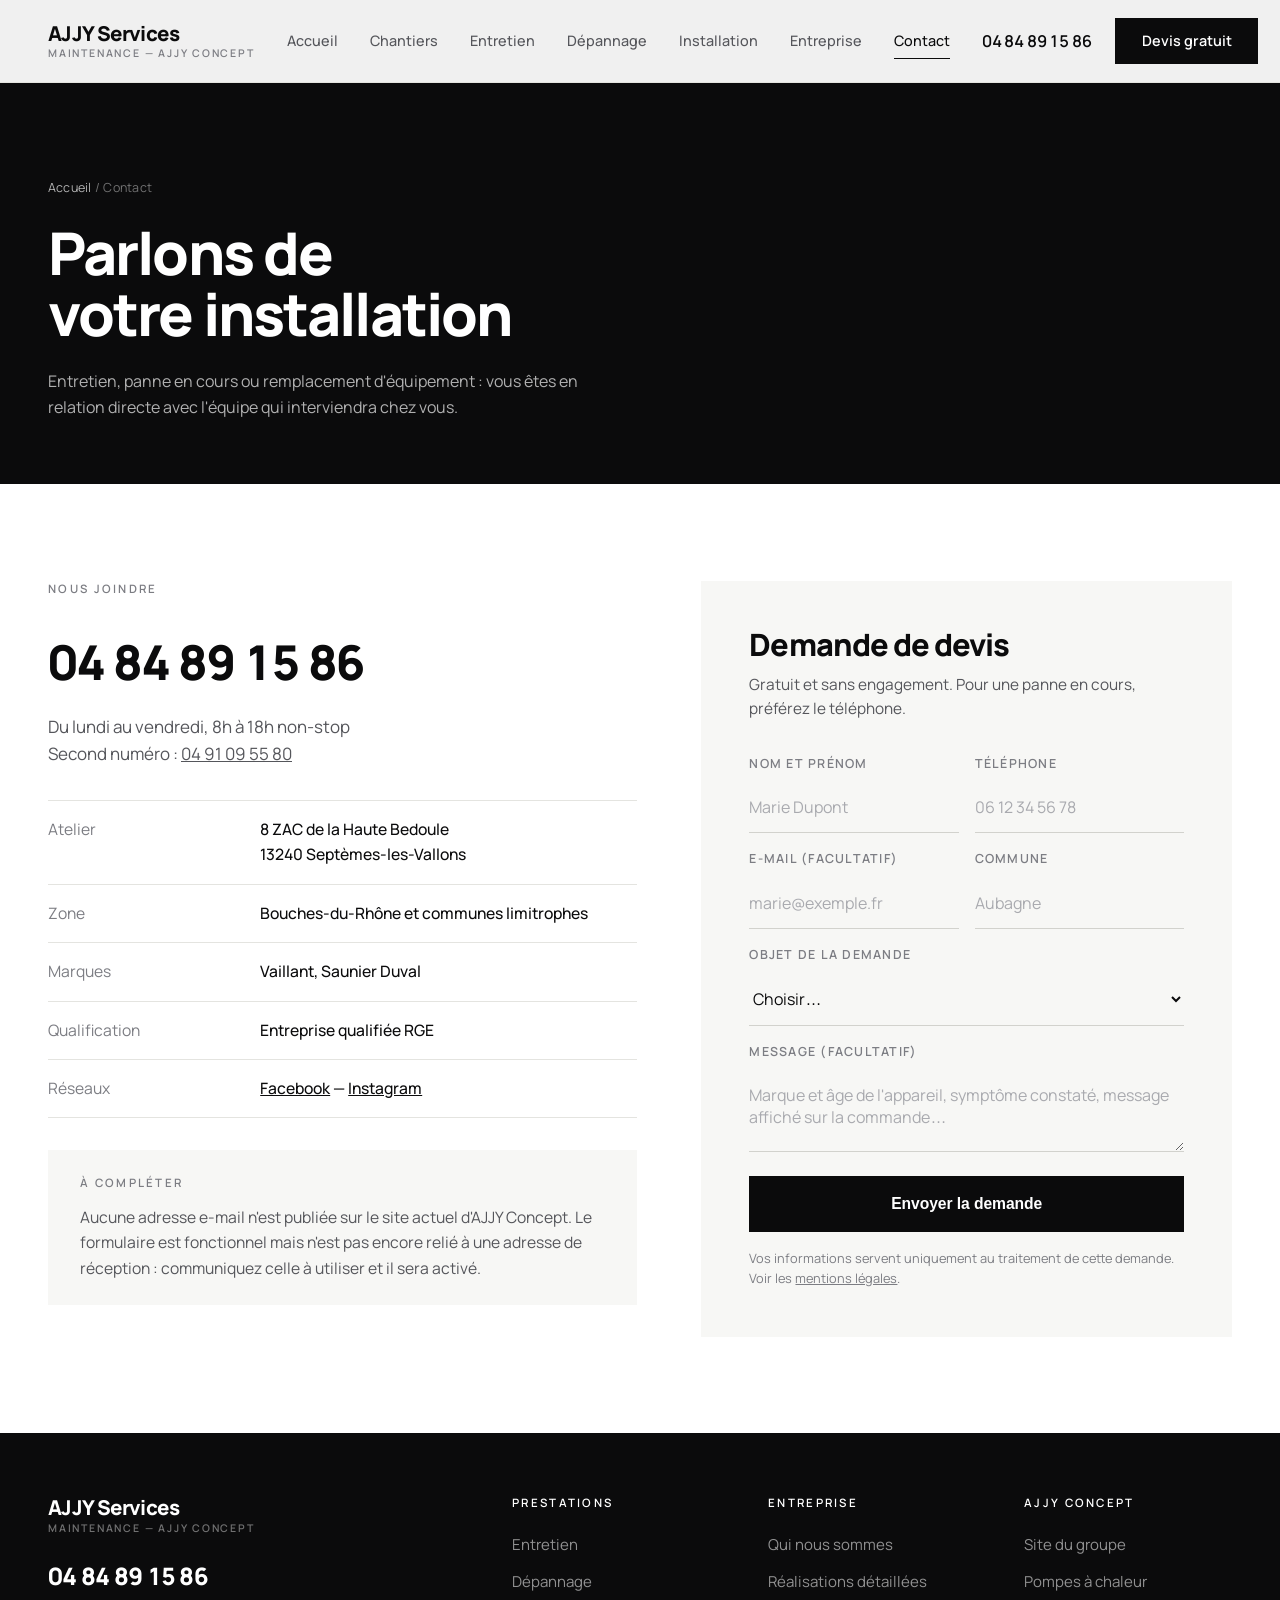
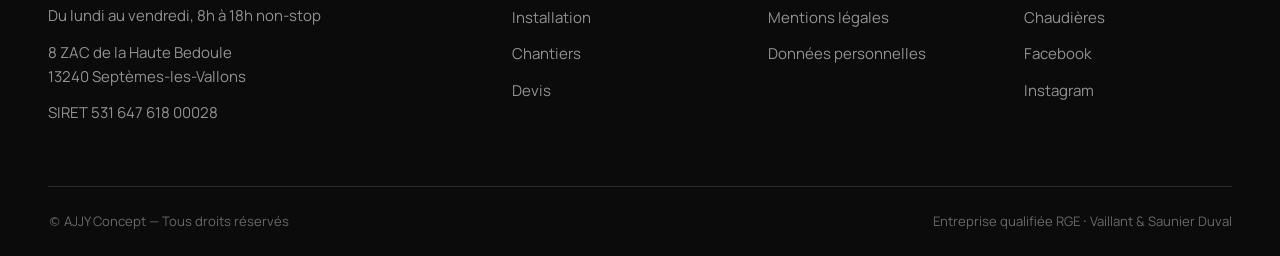
<file: contact.html>
<!DOCTYPE html>
<html lang="fr">
<head>
<meta charset="UTF-8">
<meta name="viewport" content="width=device-width,initial-scale=1">
<title>Contact — devis gratuit | AJJY Services</title>
<meta name="description" content="Contactez AJJY Services pour l'entretien ou le dépannage de votre installation de chauffage dans les Bouches-du-Rhône. Téléphone 04 84 89 15 86, du lundi au vendredi, 8h à 18h non-stop.">
<link rel="canonical" href="https://www.ajjyconcept.com/contact.html">
<meta name="theme-color" content="#0B0B0C">
<meta name="robots" content="index,follow,max-image-preview:large,max-snippet:-1">
<meta name="geo.region" content="FR-PAC">
<meta property="og:type" content="website">
<meta property="og:site_name" content="AJJY Services">
<meta property="og:locale" content="fr_FR">
<meta property="og:title" content="Contact — devis gratuit | AJJY Services">
<meta property="og:description" content="Contactez AJJY Services pour l'entretien ou le dépannage de votre installation de chauffage dans les Bouches-du-Rhône. Téléphone 04 84 89 15 86, du lundi au vendredi, 8h à 18h non-stop.">
<meta property="og:url" content="https://www.ajjyconcept.com/contact.html">
<meta property="og:image" content="https://www.ajjyconcept.com/images/20250313-pompe-a-chaleur-vaillant-600.jpg">
<meta property="og:image:width" content="600">
<meta property="og:image:height" content="800">
<meta name="twitter:card" content="summary_large_image">
<link rel="icon" href="images/favicon.svg" type="image/svg+xml">
<link rel="preload" as="font" type="font/woff2" href="fonts/Manrope-400.woff2" crossorigin>
<link rel="preload" as="font" type="font/woff2" href="fonts/Manrope-800.woff2" crossorigin>

<script>document.documentElement.className="js"</script>
<link rel="stylesheet" href="style.css">
<script type="application/ld+json">{"@context":"https://schema.org","@graph":[{"@type":"HVACBusiness","@id":"https://www.ajjyconcept.com/#ajjyservices","name":"AJJY Services","parentOrganization":{"@type":"Organization","name":"AJJY Concept","url":"https://www.ajjyconcept.com/"},"description":"AJJY Services, équipe de maintenance d'AJJY Concept : entretien, dépannage et installation d'équipements de chauffage, de climatisation et de production d'eau chaude sanitaire dans les Bouches-du-Rhône.","url":"https://www.ajjyconcept.com/","telephone":"+33484891586","priceRange":"€€","address":{"@type":"PostalAddress","streetAddress":"8 ZAC de la Haute Bedoule","addressLocality":"Septèmes-les-Vallons","postalCode":"13240","addressRegion":"Provence-Alpes-Côte d'Azur","addressCountry":"FR"},"geo":{"@type":"GeoCoordinates","latitude":43.3986,"longitude":5.3689},"sameAs":["https://www.facebook.com/PompeAChaleurMarseille","https://www.instagram.com/ajjy_concept/"],"areaServed":{"@type":"AdministrativeArea","name":"Bouches-du-Rhône","identifier":"13"},"openingHoursSpecification":[{"@type":"OpeningHoursSpecification","dayOfWeek":["Monday","Tuesday","Wednesday","Thursday","Friday"],"opens":"08:00","closes":"18:00"}],"brand":[{"@type":"Brand","name":"Vaillant"},{"@type":"Brand","name":"Saunier Duval"}]},{"@type":"BreadcrumbList","itemListElement":[{"@type":"ListItem","position":1,"name":"Accueil","item":"https://www.ajjyconcept.com/"},{"@type":"ListItem","position":2,"name":"Contact","item":"https://www.ajjyconcept.com/contact.html"}]},{"@type":"ContactPage","name":"Contact","url":"https://www.ajjyconcept.com/contact.html"}]}</script>
</head>
<body>
<a class="skip" href="#contenu">Aller au contenu</a>
<header class="hdr solid" id="hdr" data-over="0"><div class="hdr-in">
<a href="index.html" class="bd" aria-label="AJJY Services, accueil"><b>AJJY Services</b><span>Maintenance — AJJY Concept</span></a>
<nav class="nv" aria-label="Navigation principale"><a href="index.html">Accueil</a><a href="chantiers.html">Chantiers</a><a href="entretien.html">Entretien</a><a href="depannage.html">Dépannage</a><a href="installation.html">Installation</a><a href="entreprise.html">Entreprise</a><a href="contact.html" class="on" aria-current="page">Contact</a></nav>
<div class="hdr-r">
  <a class="tl" href="tel:0484891586">04 84 89 15 86</a>
  <a class="bt bt-dk" href="contact.html">Devis gratuit</a>
  <button class="bg" id="bg" aria-label="Ouvrir le menu" aria-expanded="false" aria-controls="mm">
  <svg width="26" height="26" viewBox="0 0 24 24" fill="none" stroke="currentColor" stroke-width="1.5" aria-hidden="true"><path d="M3 7h18M3 12h18M3 17h18"/></svg></button>
</div>
</div></header>
<div class="mm" id="mm" role="dialog" aria-modal="true" aria-label="Menu">
  <div class="mm-top"><span class="bd"><b>AJJY Services</b><span>Maintenance</span></span>
  <button class="mm-x" id="mx" aria-label="Fermer le menu">
  <svg width="28" height="28" viewBox="0 0 24 24" fill="none" stroke="currentColor" stroke-width="1.5" aria-hidden="true"><path d="M6 6l12 12M18 6 6 18"/></svg></button></div>
  <a class="ml" href="index.html">Accueil</a><a class="ml" href="chantiers.html">Chantiers</a><a class="ml" href="entretien.html">Entretien</a><a class="ml" href="depannage.html">Dépannage</a><a class="ml" href="installation.html">Installation</a><a class="ml" href="entreprise.html">Entreprise</a><a class="ml" href="contact.html" aria-current="page">Contact</a>
  <div class="mm-ft"><a class="tl" href="tel:0484891586">04 84 89 15 86</a>
  <a class="bt bt-lt bt-lg bt-fw" href="contact.html">Demander un devis</a></div>
</div>
<main id="contenu">

<section class="ph"><div class="w">
<nav class="bcr" aria-label="Fil d'Ariane"><a href="index.html">Accueil</a> <span aria-hidden="true">/</span> Contact</nav>
<h1>Parlons de votre installation</h1><p>Entretien, panne en cours ou remplacement d'équipement : vous êtes en relation directe avec l'équipe qui interviendra chez vous.</p>
</div></section>
<section class="sc"><div class="w cta-in">
<div>
  <span class="kk">Nous joindre</span>
  <a href="tel:0484891586" style="display:block;font-size:clamp(2rem,4vw,3rem);font-weight:800;letter-spacing:-.035em;color:var(--ink);margin-bottom:var(--s3);font-variant-numeric:tabular-nums">04 84 89 15 86</a>
  <p style="margin-bottom:var(--s6)">Du lundi au vendredi, 8h à 18h non-stop<br>Second numéro : <a href="tel:0491095580" style="text-decoration:underline">04 91 09 55 80</a></p>
  <table class="dt"><tbody>
  <tr><td>Atelier</td><td>8 ZAC de la Haute Bedoule<br>13240 Septèmes-les-Vallons</td></tr>
  <tr><td>Zone</td><td>Bouches-du-Rhône et communes limitrophes</td></tr>
  <tr><td>Marques</td><td>Vaillant, Saunier Duval</td></tr>
  <tr><td>Qualification</td><td>Entreprise qualifiée RGE</td></tr>
  <tr><td>Réseaux</td><td><a href="https://www.facebook.com/PompeAChaleurMarseille" target="_blank" rel="noopener" style="text-decoration:underline">Facebook</a> — <a href="https://www.instagram.com/ajjy_concept/" target="_blank" rel="noopener" style="text-decoration:underline">Instagram</a></td></tr>
  </tbody></table>
  <div class="nb"><span class="kk">À compléter</span>
  <p>Aucune adresse e-mail n'est publiée sur le site actuel d'AJJY Concept. Le formulaire est fonctionnel mais n'est pas encore relié à une adresse de réception : communiquez celle à utiliser et il sera activé.</p></div>
</div>
<div class="fm">
<h2>Demande de devis</h2><p class="sb">Gratuit et sans engagement. Pour une panne en cours, préférez le téléphone.</p>
<form id="cp-f" novalidate>
<div class="fr2">
<div class="fl"><label for="cp-n">Nom et prénom</label><input id="cp-n" type="text" name="nom" autocomplete="name" placeholder="Marie Dupont" required><span class="er">Champ obligatoire.</span></div>
<div class="fl"><label for="cp-t">Téléphone</label><input id="cp-t" type="tel" name="telephone" autocomplete="tel" inputmode="tel" placeholder="06 12 34 56 78" required><span class="er">Numéro à 10 chiffres.</span></div>
</div>
<div class="fr2">
<div class="fl"><label for="cp-e">E-mail (facultatif)</label><input id="cp-e" type="email" name="email" autocomplete="email" placeholder="marie@exemple.fr"></div>
<div class="fl"><label for="cp-c">Commune</label><input id="cp-c" type="text" name="commune" autocomplete="address-level2" placeholder="Aubagne" required><span class="er">Champ obligatoire.</span></div>
</div>
<div class="fl"><label for="cp-o">Objet de la demande</label><select id="cp-o" name="objet" required><option>Choisir…</option><option>Entretien annuel</option><option>Dépannage ou panne</option><option>Installation ou remplacement</option><option>Aides et financement</option><option>Autre demande</option></select><span class="er">Sélectionnez un objet.</span></div>
<div class="fl"><label for="cp-m">Message (facultatif)</label><textarea id="cp-m" name="message" placeholder="Marque et âge de l'appareil, symptôme constaté, message affiché sur la commande…"></textarea></div>
<input class="hp" type="text" name="_honey" tabindex="-1" autocomplete="off" aria-hidden="true">
<button type="submit" class="bt bt-dk bt-lg bt-fw">Envoyer la demande</button>
<p class="ms" role="status" aria-live="polite"></p>
<p class="rg">Vos informations servent uniquement au traitement de cette demande. Voir les <a href="mentions-legales.html#donnees" style="text-decoration:underline">mentions légales</a>.</p>
</form>
<div class="dn"><h3>Demande enregistrée</h3><p>Nous vous recontactons dans les meilleurs délais. Pour une panne en cours, appelez le <a href="tel:0484891586" style="text-decoration:underline"><b>04 84 89 15 86</b></a>.</p></div>
</div>
</div></section>


</main>
<footer class="ft"><div class="w">
<div class="ft-g">
<div>
  <span class="bd"><b>AJJY Services</b><span>Maintenance — AJJY Concept</span></span>
  <a class="tlf" href="tel:0484891586">04 84 89 15 86</a>
  <p>Du lundi au vendredi, 8h à 18h non-stop</p>
  <p>8 ZAC de la Haute Bedoule<br>13240 Septèmes-les-Vallons</p>
  <p>SIRET 531 647 618 00028</p>
</div>
<div><h4>Prestations</h4>
  <a href="entretien.html">Entretien</a>
  <a href="depannage.html">Dépannage</a>
  <a href="installation.html">Installation</a>
  <a href="chantiers.html">Chantiers</a>
  <a href="contact.html">Devis</a>
</div>
<div><h4>Entreprise</h4>
  <a href="entreprise.html">Qui nous sommes</a>
  <a href="realisations.html">Réalisations détaillées</a>
  <a href="mentions-legales.html">Mentions légales</a>
  <a href="mentions-legales.html#donnees">Données personnelles</a>
</div>
<div><h4>AJJY Concept</h4>
  <a href="https://www.ajjyconcept.com/" target="_blank" rel="noopener">Site du groupe</a>
  <a href="https://www.ajjyconcept.com/pompes-a-chaleur.php" target="_blank" rel="noopener">Pompes à chaleur</a>
  <a href="https://www.ajjyconcept.com/chaudieres.php" target="_blank" rel="noopener">Chaudières</a>
  <a href="https://www.facebook.com/PompeAChaleurMarseille" target="_blank" rel="noopener">Facebook</a>
  <a href="https://www.instagram.com/ajjy_concept/" target="_blank" rel="noopener">Instagram</a>
</div>
</div>
<div class="ft-b"><span>© AJJY Concept — Tous droits réservés</span>
<span>Entreprise qualifiée RGE · Vaillant &amp; Saunier Duval</span></div>
</div></footer>
<nav class="dock" aria-label="Contact rapide">
<a href="tel:0484891586">
  <svg width="18" height="18" viewBox="0 0 24 24" fill="none" stroke="currentColor" stroke-width="1.7" aria-hidden="true"><path d="M22 16.9v3a2 2 0 01-2.2 2 19.8 19.8 0 01-8.6-3.1 19.5 19.5 0 01-6-6A19.8 19.8 0 012.1 4.2 2 2 0 014.1 2h3a2 2 0 012 1.7c.1 1 .4 1.9.7 2.8a2 2 0 01-.5 2.1L8.1 9.9a16 16 0 006 6l1.3-1.2a2 2 0 012.1-.5c.9.3 1.8.6 2.8.7a2 2 0 011.7 2z"/></svg>
  Appeler</a>
<a href="contact.html">Devis gratuit</a>
</nav>
<script src="script.js" defer></script>
</body>
</html>
</file>
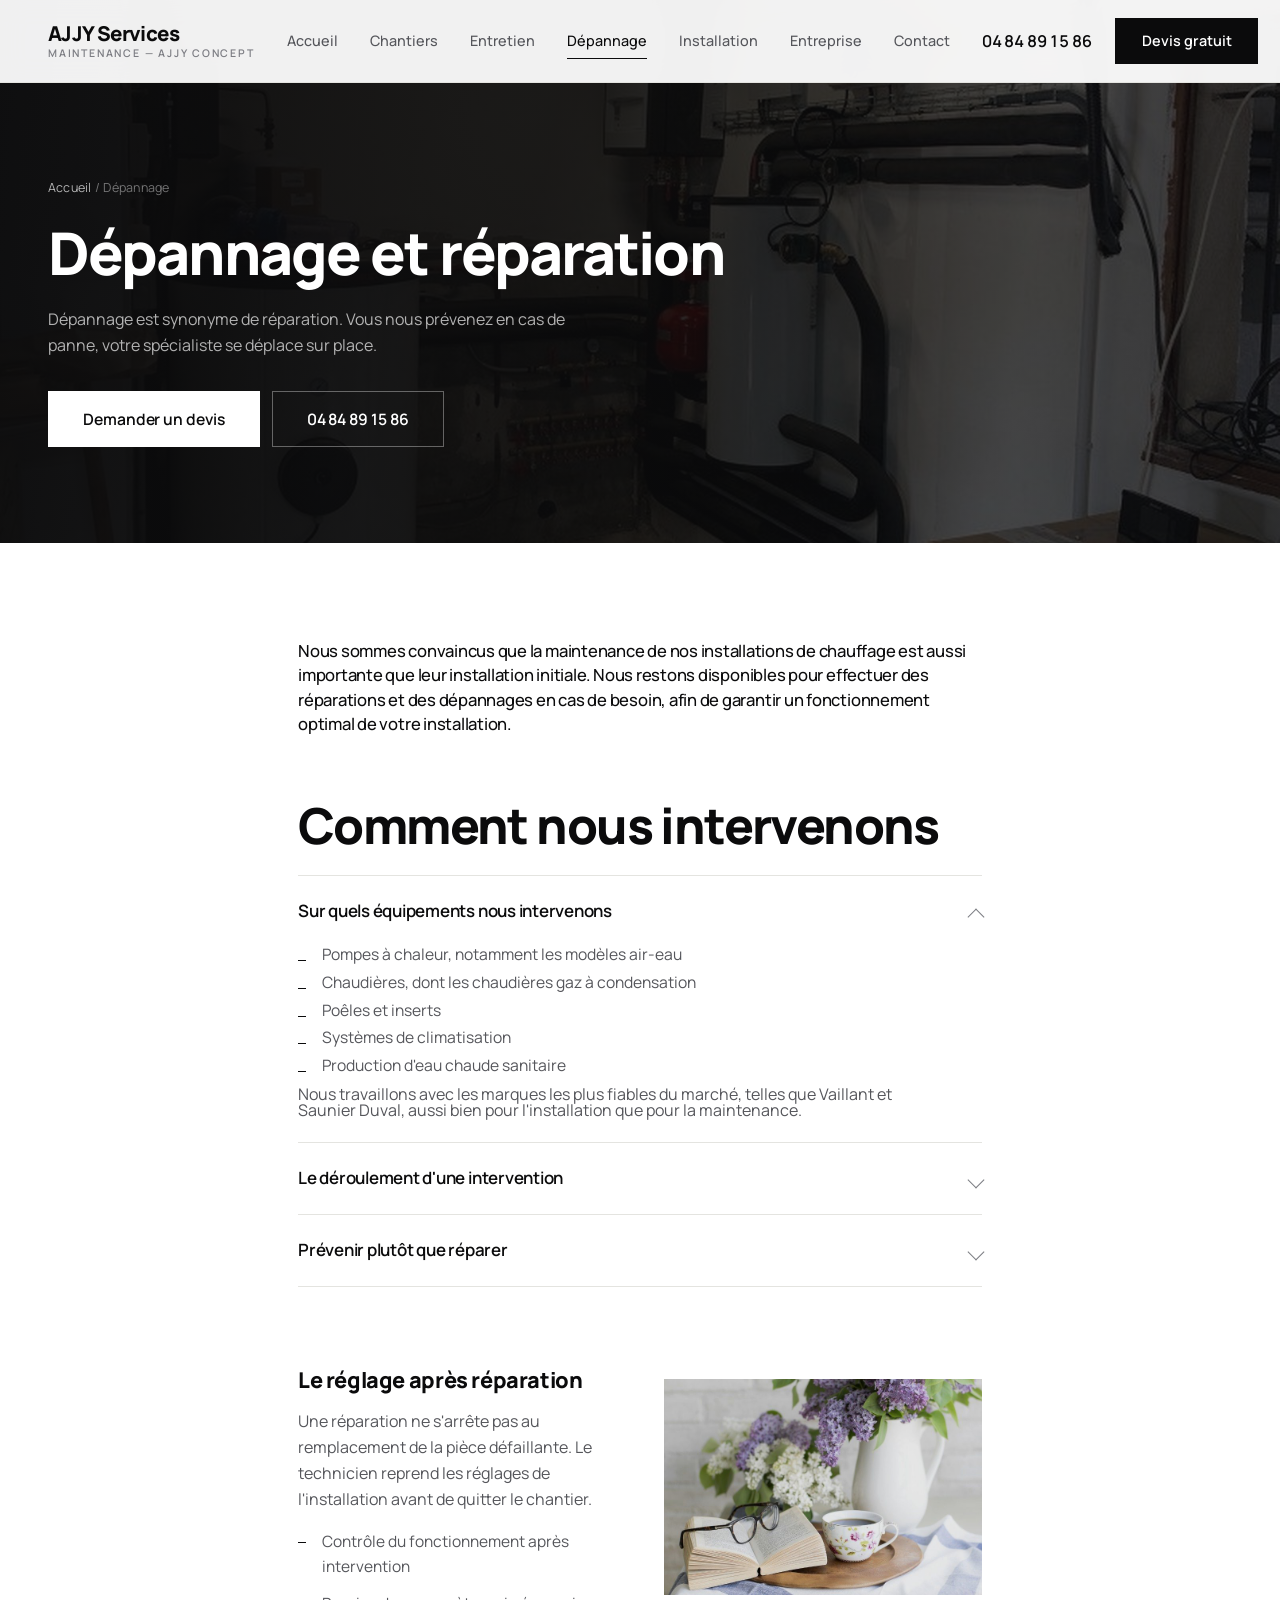
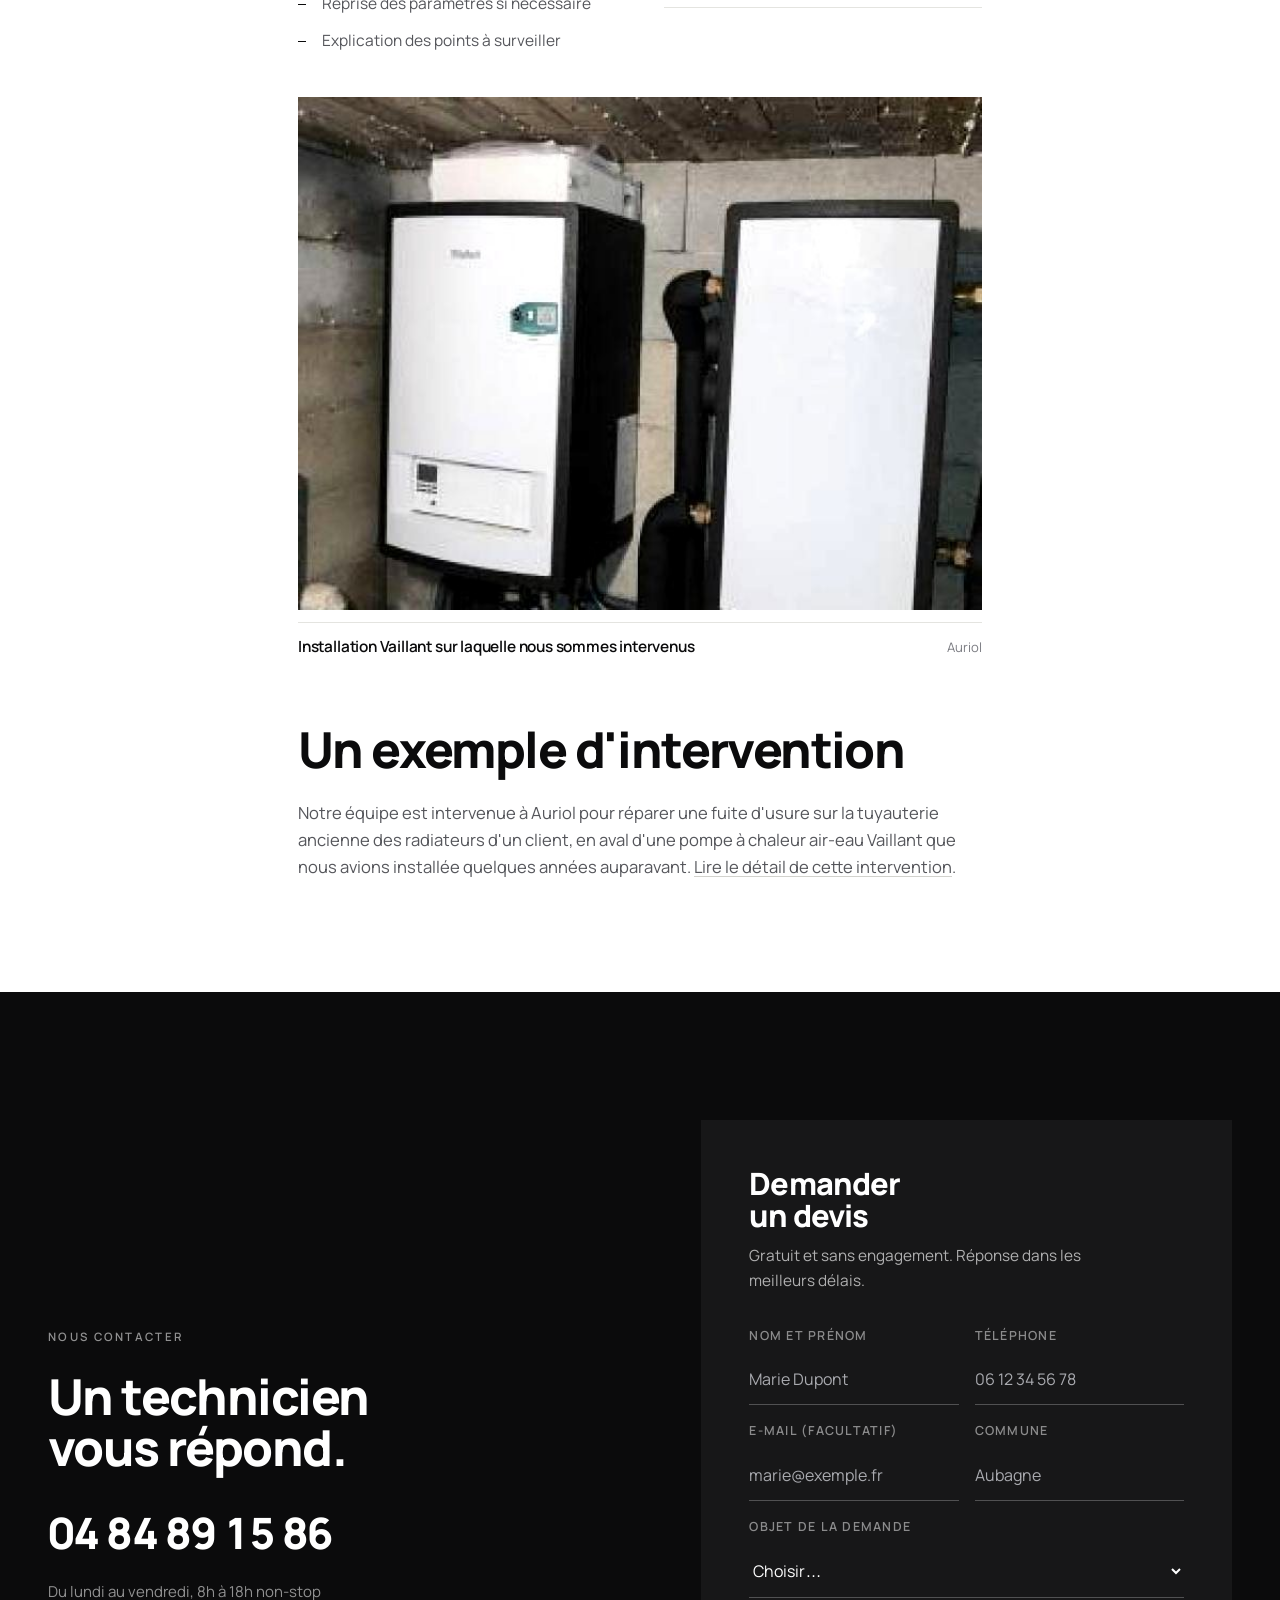
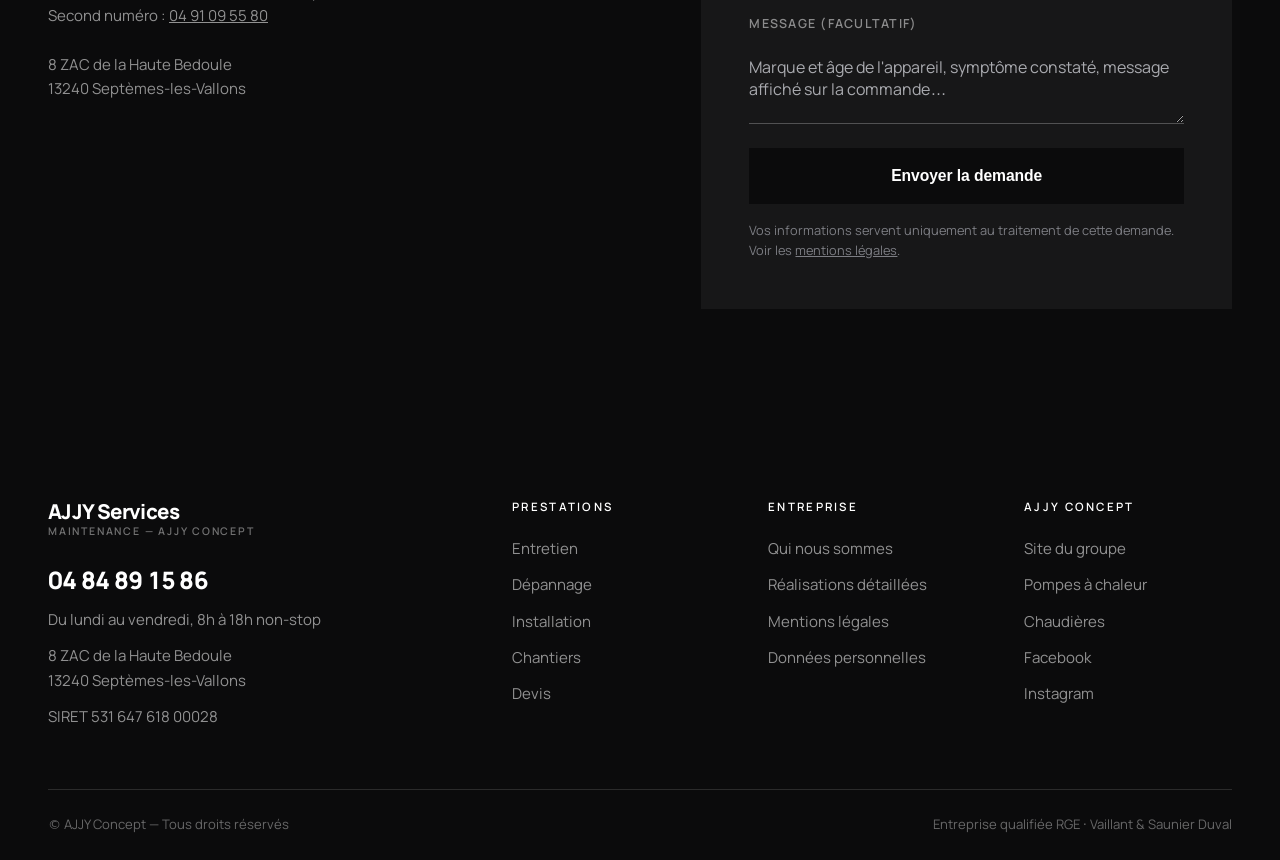
<file: depannage.html>
<!DOCTYPE html>
<html lang="fr">
<head>
<meta charset="UTF-8">
<meta name="viewport" content="width=device-width,initial-scale=1">
<title>Dépannage chauffage et climatisation — Bouches-du-Rhône | AJJY Services</title>
<meta name="description" content="Dépannage et réparation de pompes à chaleur, chaudières, poêles, inserts et climatisation dans les Bouches-du-Rhône par l'équipe de maintenance AJJY Services.">
<link rel="canonical" href="https://www.ajjyconcept.com/depannage.html">
<meta name="theme-color" content="#0B0B0C">
<meta name="robots" content="index,follow,max-image-preview:large,max-snippet:-1">
<meta name="geo.region" content="FR-PAC">
<meta property="og:type" content="website">
<meta property="og:site_name" content="AJJY Services">
<meta property="og:locale" content="fr_FR">
<meta property="og:title" content="Dépannage chauffage et climatisation — Bouches-du-Rhône | AJJY Services">
<meta property="og:description" content="Dépannage et réparation de pompes à chaleur, chaudières, poêles, inserts et climatisation dans les Bouches-du-Rhône par l'équipe de maintenance AJJY Services.">
<meta property="og:url" content="https://www.ajjyconcept.com/depannage.html">
<meta property="og:image" content="https://www.ajjyconcept.com/images/20250313-pompe-a-chaleur-vaillant-600.jpg">
<meta property="og:image:width" content="600">
<meta property="og:image:height" content="800">
<meta name="twitter:card" content="summary_large_image">
<link rel="icon" href="images/favicon.svg" type="image/svg+xml">
<link rel="preload" as="font" type="font/woff2" href="fonts/Manrope-400.woff2" crossorigin>
<link rel="preload" as="font" type="font/woff2" href="fonts/Manrope-800.woff2" crossorigin>

<script>document.documentElement.className="js"</script>
<link rel="stylesheet" href="style.css">
<script type="application/ld+json">{"@context":"https://schema.org","@graph":[{"@type":"HVACBusiness","@id":"https://www.ajjyconcept.com/#ajjyservices","name":"AJJY Services","parentOrganization":{"@type":"Organization","name":"AJJY Concept","url":"https://www.ajjyconcept.com/"},"description":"AJJY Services, équipe de maintenance d'AJJY Concept : entretien, dépannage et installation d'équipements de chauffage, de climatisation et de production d'eau chaude sanitaire dans les Bouches-du-Rhône.","url":"https://www.ajjyconcept.com/","telephone":"+33484891586","priceRange":"€€","address":{"@type":"PostalAddress","streetAddress":"8 ZAC de la Haute Bedoule","addressLocality":"Septèmes-les-Vallons","postalCode":"13240","addressRegion":"Provence-Alpes-Côte d'Azur","addressCountry":"FR"},"geo":{"@type":"GeoCoordinates","latitude":43.3986,"longitude":5.3689},"sameAs":["https://www.facebook.com/PompeAChaleurMarseille","https://www.instagram.com/ajjy_concept/"],"areaServed":{"@type":"AdministrativeArea","name":"Bouches-du-Rhône","identifier":"13"},"openingHoursSpecification":[{"@type":"OpeningHoursSpecification","dayOfWeek":["Monday","Tuesday","Wednesday","Thursday","Friday"],"opens":"08:00","closes":"18:00"}],"brand":[{"@type":"Brand","name":"Vaillant"},{"@type":"Brand","name":"Saunier Duval"}]},{"@type":"BreadcrumbList","itemListElement":[{"@type":"ListItem","position":1,"name":"Accueil","item":"https://www.ajjyconcept.com/index.html"},{"@type":"ListItem","position":2,"name":"Dépannage","item":"https://www.ajjyconcept.com/depannage.html"}]},{"@type":"Service","serviceType":"Dépannage de chauffage et de climatisation","name":"Dépannage de chauffage et de climatisation","description":"Réparation et remise en service d'installations de chauffage, de climatisation et d'eau chaude sanitaire dans les Bouches-du-Rhône.","provider":{"@id":"https://www.ajjyconcept.com/#ajjyservices"},"areaServed":{"@type":"AdministrativeArea","name":"Bouches-du-Rhône (13)"}}]}</script>
</head>
<body>
<a class="skip" href="#contenu">Aller au contenu</a>
<header class="hdr solid" id="hdr" data-over="0"><div class="hdr-in">
<a href="index.html" class="bd" aria-label="AJJY Services, accueil"><b>AJJY Services</b><span>Maintenance — AJJY Concept</span></a>
<nav class="nv" aria-label="Navigation principale"><a href="index.html">Accueil</a><a href="chantiers.html">Chantiers</a><a href="entretien.html">Entretien</a><a href="depannage.html" class="on" aria-current="page">Dépannage</a><a href="installation.html">Installation</a><a href="entreprise.html">Entreprise</a><a href="contact.html">Contact</a></nav>
<div class="hdr-r">
  <a class="tl" href="tel:0484891586">04 84 89 15 86</a>
  <a class="bt bt-dk" href="contact.html">Devis gratuit</a>
  <button class="bg" id="bg" aria-label="Ouvrir le menu" aria-expanded="false" aria-controls="mm">
  <svg width="26" height="26" viewBox="0 0 24 24" fill="none" stroke="currentColor" stroke-width="1.5" aria-hidden="true"><path d="M3 7h18M3 12h18M3 17h18"/></svg></button>
</div>
</div></header>
<div class="mm" id="mm" role="dialog" aria-modal="true" aria-label="Menu">
  <div class="mm-top"><span class="bd"><b>AJJY Services</b><span>Maintenance</span></span>
  <button class="mm-x" id="mx" aria-label="Fermer le menu">
  <svg width="28" height="28" viewBox="0 0 24 24" fill="none" stroke="currentColor" stroke-width="1.5" aria-hidden="true"><path d="M6 6l12 12M18 6 6 18"/></svg></button></div>
  <a class="ml" href="index.html">Accueil</a><a class="ml" href="chantiers.html">Chantiers</a><a class="ml" href="entretien.html">Entretien</a><a class="ml" href="depannage.html" aria-current="page">Dépannage</a><a class="ml" href="installation.html">Installation</a><a class="ml" href="entreprise.html">Entreprise</a><a class="ml" href="contact.html">Contact</a>
  <div class="mm-ft"><a class="tl" href="tel:0484891586">04 84 89 15 86</a>
  <a class="bt bt-lt bt-lg bt-fw" href="contact.html">Demander un devis</a></div>
</div>
<main id="contenu">

<section class="ph tall"><div class="ph-bg"><img src="images/20240802-pompe-a-chaleur-vaillant-hd.jpg" srcset="images/20240802-pompe-a-chaleur-vaillant-420.jpg 420w, images/20240802-pompe-a-chaleur-vaillant-800.jpg 800w, images/20240802-pompe-a-chaleur-vaillant-hd.jpg 1600w" sizes="100vw" alt="" width="1600" height="1200" fetchpriority="high"></div><div class="w">
<nav class="bcr" aria-label="Fil d'Ariane"><a href="index.html">Accueil</a> <span aria-hidden="true">/</span> Dépannage</nav>
<h1>Dépannage et réparation</h1><p>Dépannage est synonyme de réparation. Vous nous prévenez en cas de panne, votre spécialiste se déplace sur place.</p><div class="ph-ac"><a class="bt bt-lt bt-lg" href="contact.html">Demander un devis</a><a class="bt bt-lnw bt-lg" href="tel:0484891586">04 84 89 15 86</a></div>
</div></section>
<section class="sc"><div class="w wn tx">
<p class="lead">Nous sommes convaincus que la maintenance de nos installations de chauffage est aussi importante que leur installation initiale. Nous restons disponibles pour effectuer des réparations et des dépannages en cas de besoin, afin de garantir un fonctionnement optimal de votre installation.</p>
<h2>Comment nous intervenons</h2><div class="acc"><details open><summary>Sur quels équipements nous intervenons</summary><div class="bd"><ul><li>Pompes à chaleur, notamment les modèles air-eau</li><li>Chaudières, dont les chaudières gaz à condensation</li><li>Poêles et inserts</li><li>Systèmes de climatisation</li><li>Production d'eau chaude sanitaire</li></ul><p>Nous travaillons avec les marques les plus fiables du marché, telles que Vaillant et Saunier Duval, aussi bien pour l'installation que pour la maintenance.</p></div></details><details><summary>Le déroulement d'une intervention</summary><div class="bd"><ul><li><b>Vous nous prévenez.</b> Plus vous donnez d'éléments — marque, âge de l'appareil, symptôme constaté, message affiché — plus le diagnostic est rapide.</li><li><b>Un technicien se déplace</b> pour évaluer la situation et identifier l'origine du problème.</li><li><b>La réparation est réalisée</b> avec les pièces adaptées à votre équipement.</li><li><b>Nous vous conseillons</b> sur les points à surveiller et l'intérêt d'un entretien régulier.</li></ul></div></details><details><summary>Prévenir plutôt que réparer</summary><div class="bd"><p>L'entretien est une démarche préventive : vérifier l'appareil pour réduire les risques de panne et les dépannages ultérieurs.</p><p>Il est recommandé de faire intervenir un professionnel avant le début de l'hiver, pour éviter les problèmes au moment où l'on en a le plus besoin. <a href="entretien.html">Voir la page entretien</a>.</p></div></details></div><div class="ms2 rv rev"><figure><span class="fr"><img src="images/reglage-800.jpg" srcset="images/reglage-420.jpg 420w, images/reglage-800.jpg 800w" sizes="(max-width:1020px) 100vw, 46vw" alt="Le réglage après réparation" width="800" height="544" loading="lazy" decoding="async"></span><figcaption></figcaption></figure><div class="cnt"><h3>Le réglage après réparation</h3><p>Une réparation ne s'arrête pas au remplacement de la pièce défaillante. Le technicien reprend les réglages de l'installation avant de quitter le chantier.</p><ul><li>Contrôle du fonctionnement après intervention</li><li>Reprise des paramètres si nécessaire</li><li>Explication des points à surveiller</li></ul></div></div><figure class="mw rv"><span class="fr"><img src="images/zz-auriol-interieur-640.jpg" srcset="images/zz-auriol-interieur-420.jpg 420w, images/zz-auriol-interieur-640.jpg 640w" sizes="(max-width:720px) 100vw, 780px" alt="Installation Vaillant sur laquelle nous sommes intervenus" width="640" height="480" loading="lazy" decoding="async"></span><figcaption><b>Installation Vaillant sur laquelle nous sommes intervenus</b><span>Auriol</span></figcaption></figure><h2>Un exemple d'intervention</h2><p>Notre équipe est intervenue à Auriol pour réparer une fuite d'usure sur la tuyauterie ancienne des radiateurs d'un client, en aval d'une pompe à chaleur air-eau Vaillant que nous avions installée quelques années auparavant. <a href="realisation-auriol-fuite-reseau-chauffage.html">Lire le détail de cette intervention</a>.</p>

</div></section>
<section class="sc-dk cta"><div class="w cta-in">
<div>
  <span class="kk kk-w">Nous contacter</span>
  <h2>Un technicien vous répond.</h2>
  <a class="tl-big" href="tel:0484891586">04 84 89 15 86</a>
  <p style="color:rgba(255,255,255,.55);font-size:.94rem">Du lundi au vendredi, 8h à 18h non-stop<br>Second numéro : <a href="tel:0491095580" style="text-decoration:underline">04 91 09 55 80</a></p>
  <p style="color:rgba(255,255,255,.55);font-size:.94rem;margin-top:var(--s5)">8 ZAC de la Haute Bedoule<br>13240 Septèmes-les-Vallons</p>
</div>
<div class="fm">
<h2>Demander un devis</h2><p class="sb">Gratuit et sans engagement. Réponse dans les meilleurs délais.</p>
<form id="ct-f" novalidate>
<div class="fr2">
<div class="fl"><label for="ct-n">Nom et prénom</label><input id="ct-n" type="text" name="nom" autocomplete="name" placeholder="Marie Dupont" required><span class="er">Champ obligatoire.</span></div>
<div class="fl"><label for="ct-t">Téléphone</label><input id="ct-t" type="tel" name="telephone" autocomplete="tel" inputmode="tel" placeholder="06 12 34 56 78" required><span class="er">Numéro à 10 chiffres.</span></div>
</div>
<div class="fr2">
<div class="fl"><label for="ct-e">E-mail (facultatif)</label><input id="ct-e" type="email" name="email" autocomplete="email" placeholder="marie@exemple.fr"></div>
<div class="fl"><label for="ct-c">Commune</label><input id="ct-c" type="text" name="commune" autocomplete="address-level2" placeholder="Aubagne" required><span class="er">Champ obligatoire.</span></div>
</div>
<div class="fl"><label for="ct-o">Objet de la demande</label><select id="ct-o" name="objet" required><option>Choisir…</option><option>Entretien annuel</option><option>Dépannage ou panne</option><option>Installation ou remplacement</option><option>Aides et financement</option><option>Autre demande</option></select><span class="er">Sélectionnez un objet.</span></div>
<div class="fl"><label for="ct-m">Message (facultatif)</label><textarea id="ct-m" name="message" placeholder="Marque et âge de l'appareil, symptôme constaté, message affiché sur la commande…"></textarea></div>
<input class="hp" type="text" name="_honey" tabindex="-1" autocomplete="off" aria-hidden="true">
<button type="submit" class="bt bt-dk bt-lg bt-fw">Envoyer la demande</button>
<p class="ms" role="status" aria-live="polite"></p>
<p class="rg">Vos informations servent uniquement au traitement de cette demande. Voir les <a href="mentions-legales.html#donnees" style="text-decoration:underline">mentions légales</a>.</p>
</form>
<div class="dn"><h3>Demande enregistrée</h3><p>Nous vous recontactons dans les meilleurs délais. Pour une panne en cours, appelez le <a href="tel:0484891586" style="text-decoration:underline"><b>04 84 89 15 86</b></a>.</p></div>
</div>
</div></section>

</main>
<footer class="ft"><div class="w">
<div class="ft-g">
<div>
  <span class="bd"><b>AJJY Services</b><span>Maintenance — AJJY Concept</span></span>
  <a class="tlf" href="tel:0484891586">04 84 89 15 86</a>
  <p>Du lundi au vendredi, 8h à 18h non-stop</p>
  <p>8 ZAC de la Haute Bedoule<br>13240 Septèmes-les-Vallons</p>
  <p>SIRET 531 647 618 00028</p>
</div>
<div><h4>Prestations</h4>
  <a href="entretien.html">Entretien</a>
  <a href="depannage.html">Dépannage</a>
  <a href="installation.html">Installation</a>
  <a href="chantiers.html">Chantiers</a>
  <a href="contact.html">Devis</a>
</div>
<div><h4>Entreprise</h4>
  <a href="entreprise.html">Qui nous sommes</a>
  <a href="realisations.html">Réalisations détaillées</a>
  <a href="mentions-legales.html">Mentions légales</a>
  <a href="mentions-legales.html#donnees">Données personnelles</a>
</div>
<div><h4>AJJY Concept</h4>
  <a href="https://www.ajjyconcept.com/" target="_blank" rel="noopener">Site du groupe</a>
  <a href="https://www.ajjyconcept.com/pompes-a-chaleur.php" target="_blank" rel="noopener">Pompes à chaleur</a>
  <a href="https://www.ajjyconcept.com/chaudieres.php" target="_blank" rel="noopener">Chaudières</a>
  <a href="https://www.facebook.com/PompeAChaleurMarseille" target="_blank" rel="noopener">Facebook</a>
  <a href="https://www.instagram.com/ajjy_concept/" target="_blank" rel="noopener">Instagram</a>
</div>
</div>
<div class="ft-b"><span>© AJJY Concept — Tous droits réservés</span>
<span>Entreprise qualifiée RGE · Vaillant &amp; Saunier Duval</span></div>
</div></footer>
<nav class="dock" aria-label="Contact rapide">
<a href="tel:0484891586">
  <svg width="18" height="18" viewBox="0 0 24 24" fill="none" stroke="currentColor" stroke-width="1.7" aria-hidden="true"><path d="M22 16.9v3a2 2 0 01-2.2 2 19.8 19.8 0 01-8.6-3.1 19.5 19.5 0 01-6-6A19.8 19.8 0 012.1 4.2 2 2 0 014.1 2h3a2 2 0 012 1.7c.1 1 .4 1.9.7 2.8a2 2 0 01-.5 2.1L8.1 9.9a16 16 0 006 6l1.3-1.2a2 2 0 012.1-.5c.9.3 1.8.6 2.8.7a2 2 0 011.7 2z"/></svg>
  Appeler</a>
<a href="contact.html">Devis gratuit</a>
</nav>
<script src="script.js" defer></script>
</body>
</html>
</file>
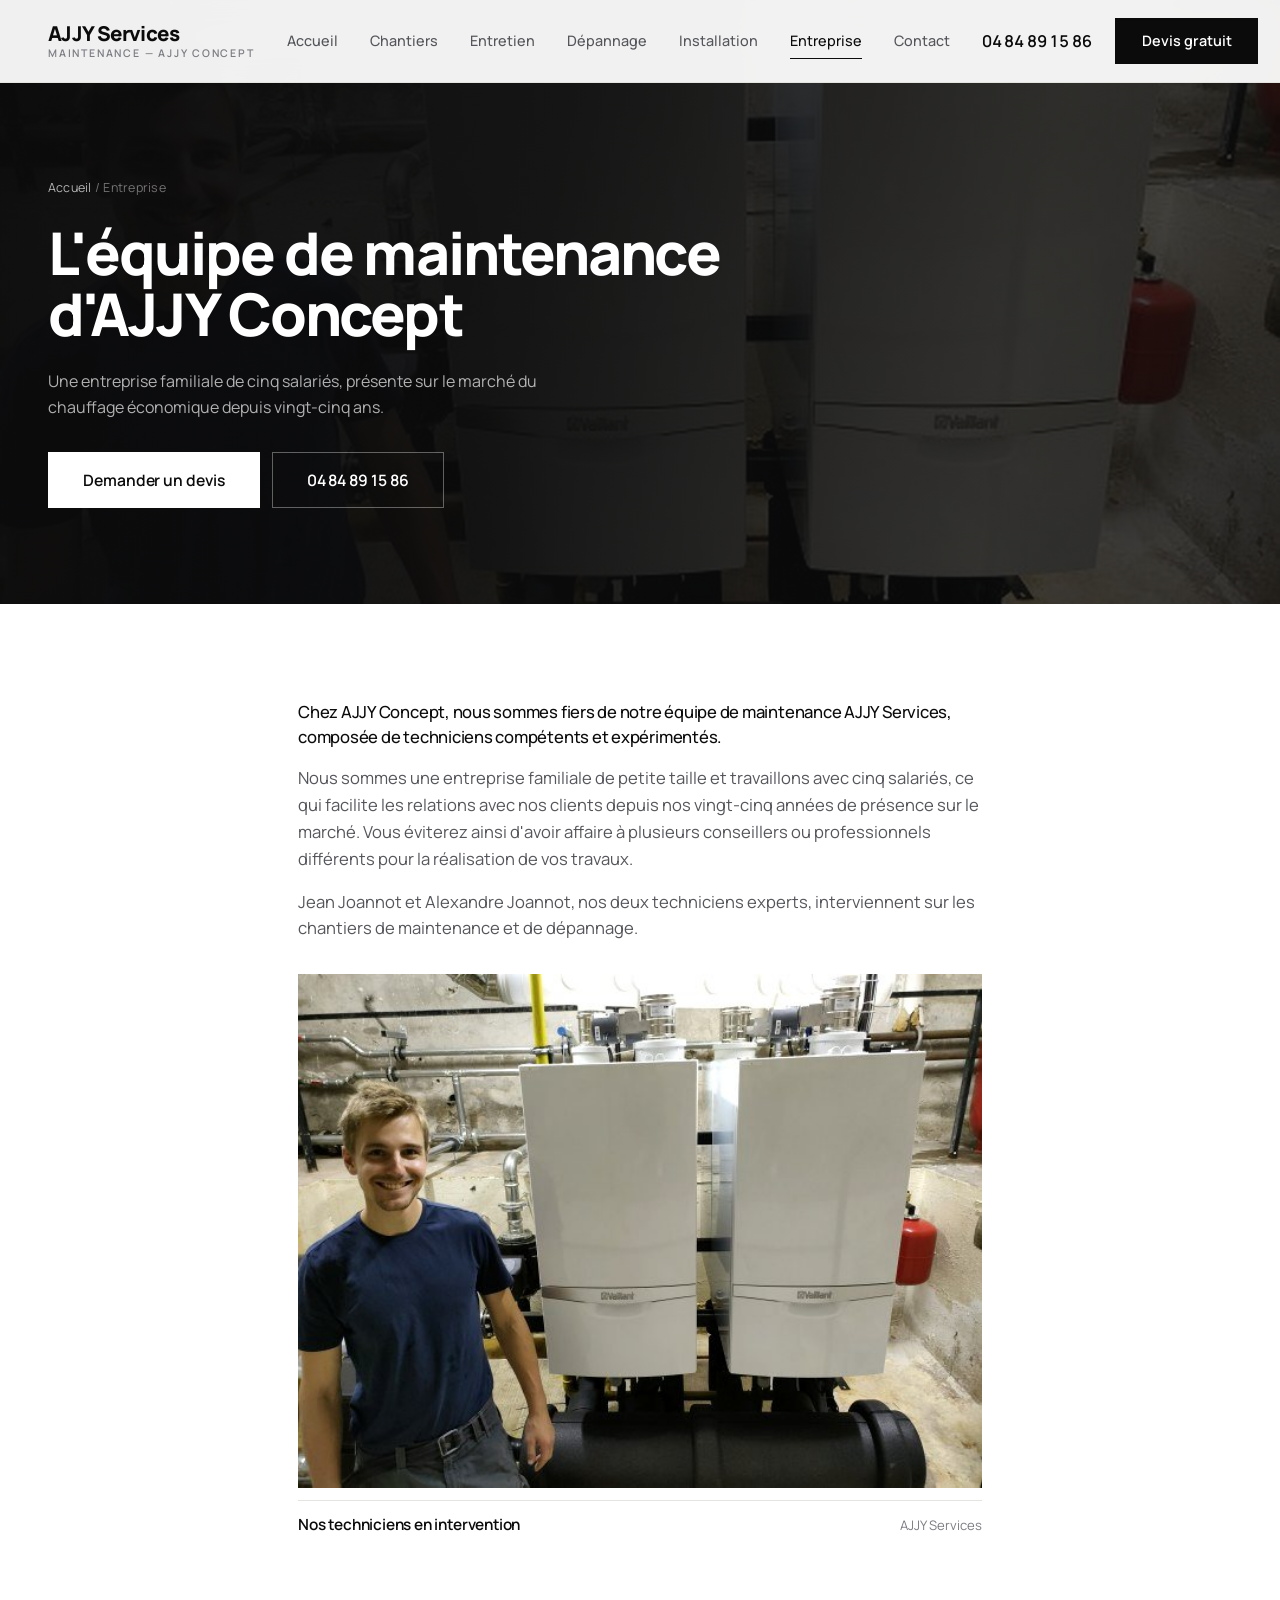
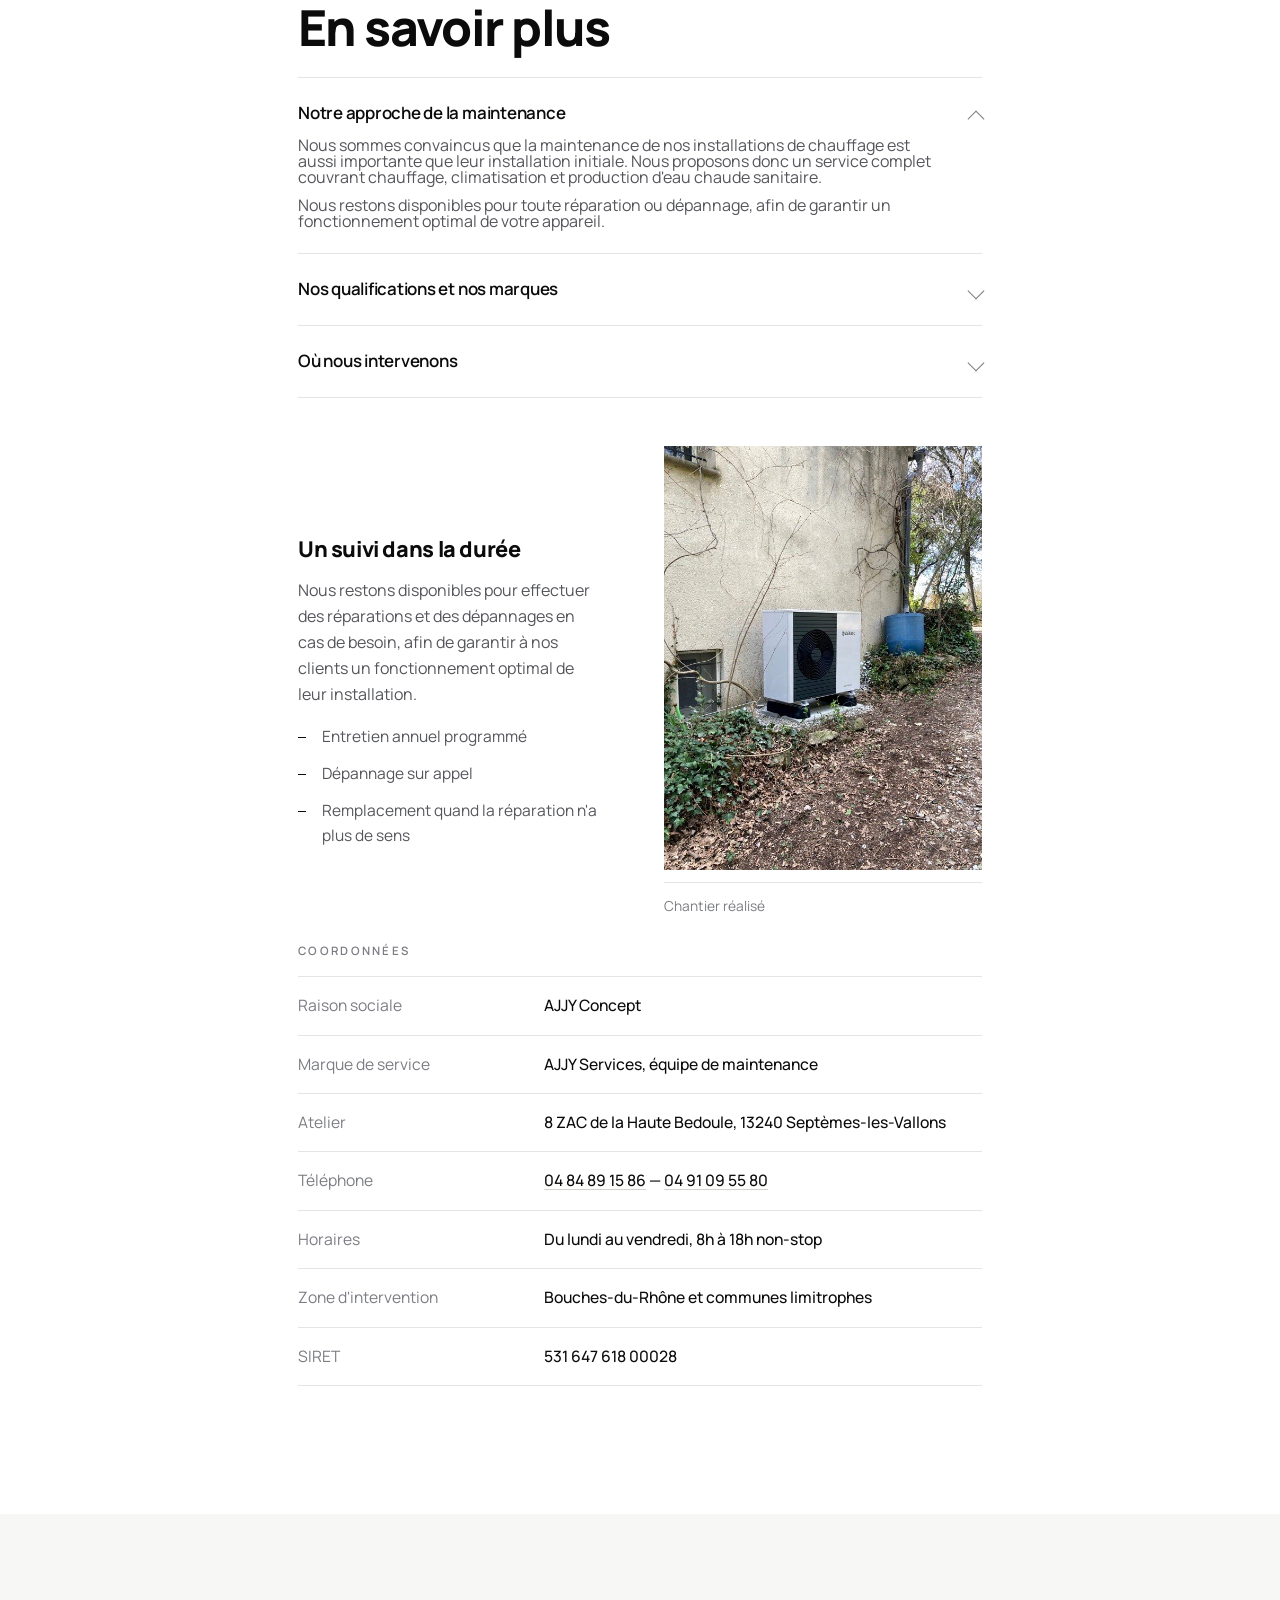
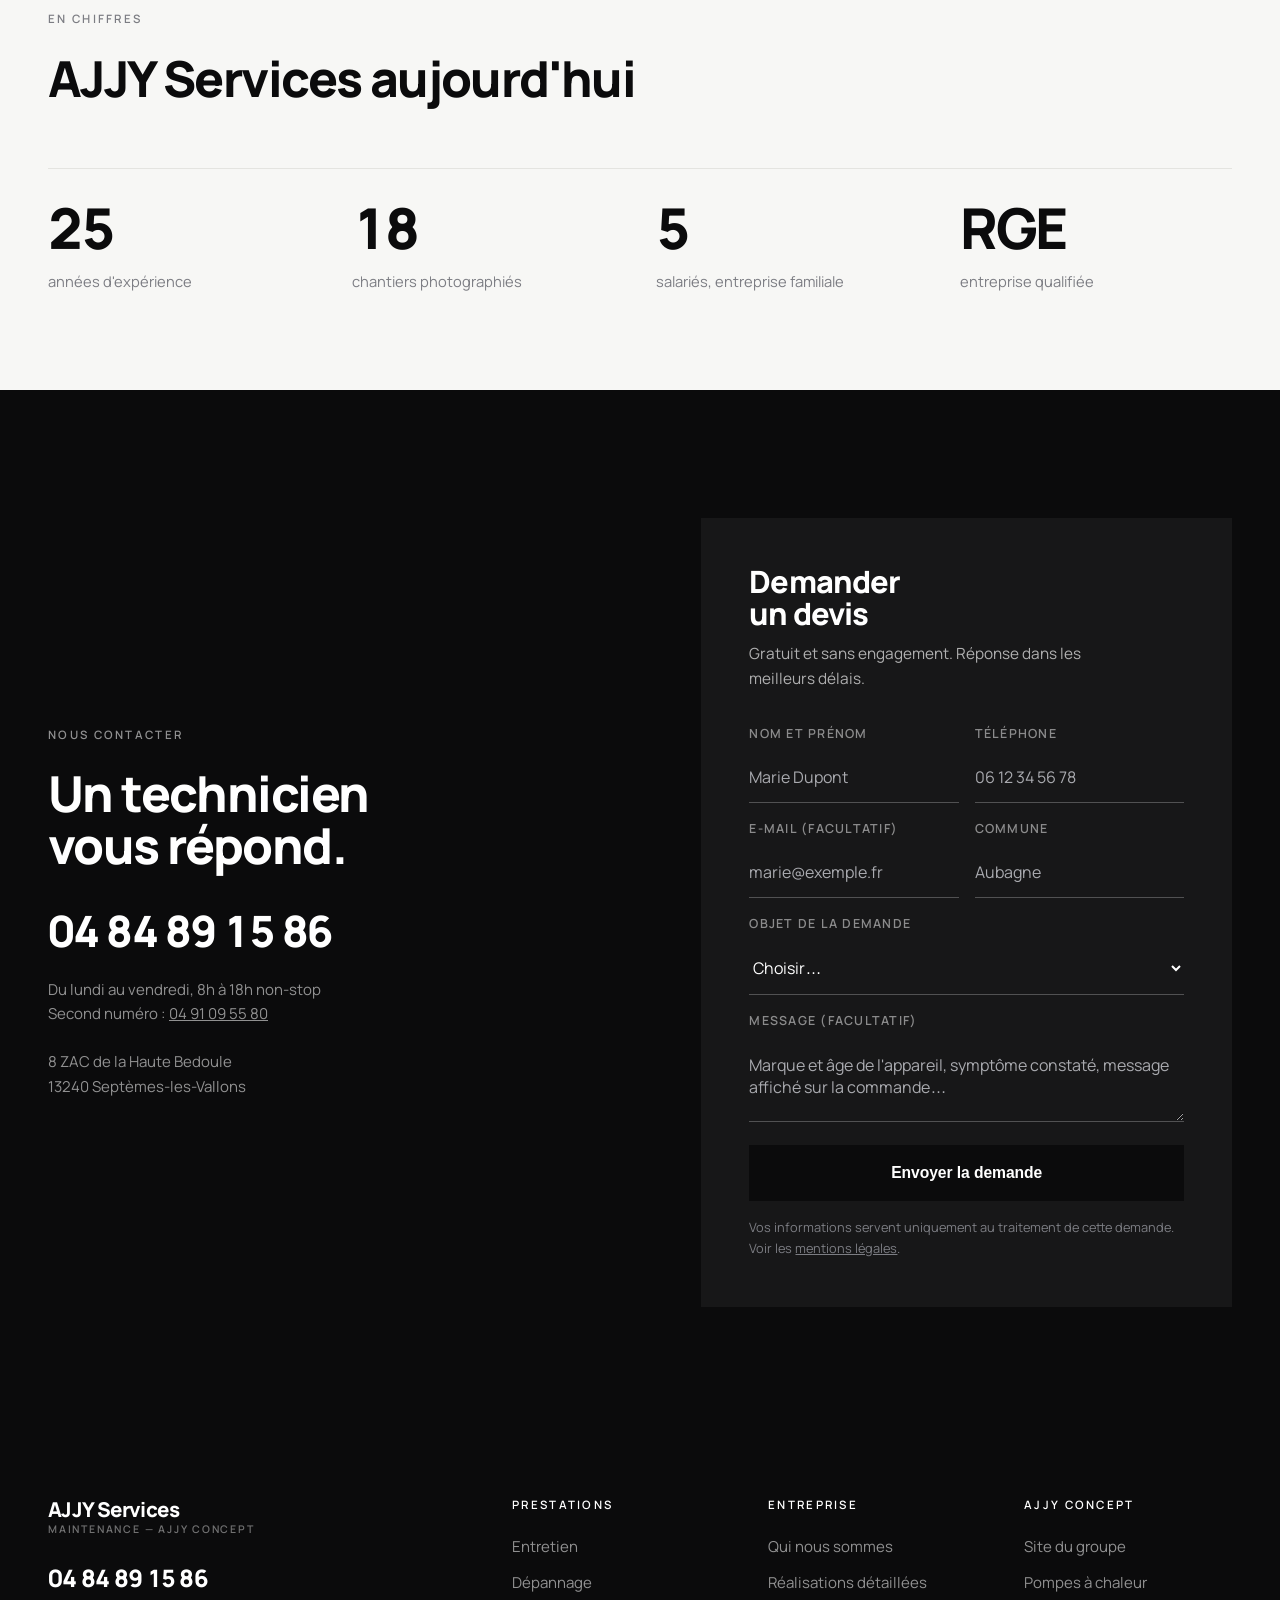
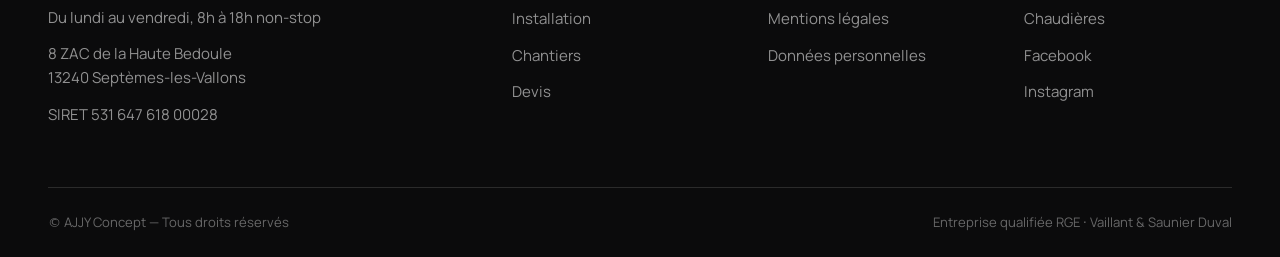
<file: entreprise.html>
<!DOCTYPE html>
<html lang="fr">
<head>
<meta charset="UTF-8">
<meta name="viewport" content="width=device-width,initial-scale=1">
<title>L'entreprise — AJJY Services, maintenance AJJY Concept</title>
<meta name="description" content="AJJY Services, équipe de maintenance d'AJJY Concept : entreprise familiale de cinq salariés, vingt-cinq ans d'expérience, qualifiée RGE, basée à Septèmes-les-Vallons.">
<link rel="canonical" href="https://www.ajjyconcept.com/entreprise.html">
<meta name="theme-color" content="#0B0B0C">
<meta name="robots" content="index,follow,max-image-preview:large,max-snippet:-1">
<meta name="geo.region" content="FR-PAC">
<meta property="og:type" content="website">
<meta property="og:site_name" content="AJJY Services">
<meta property="og:locale" content="fr_FR">
<meta property="og:title" content="L'entreprise — AJJY Services, maintenance AJJY Concept">
<meta property="og:description" content="AJJY Services, équipe de maintenance d'AJJY Concept : entreprise familiale de cinq salariés, vingt-cinq ans d'expérience, qualifiée RGE, basée à Septèmes-les-Vallons.">
<meta property="og:url" content="https://www.ajjyconcept.com/entreprise.html">
<meta property="og:image" content="https://www.ajjyconcept.com/images/20250313-pompe-a-chaleur-vaillant-600.jpg">
<meta property="og:image:width" content="600">
<meta property="og:image:height" content="800">
<meta name="twitter:card" content="summary_large_image">
<link rel="icon" href="images/favicon.svg" type="image/svg+xml">
<link rel="preload" as="font" type="font/woff2" href="fonts/Manrope-400.woff2" crossorigin>
<link rel="preload" as="font" type="font/woff2" href="fonts/Manrope-800.woff2" crossorigin>
<link rel="preload" as="image" href="images/jean-578.jpg" fetchpriority="high">
<script>document.documentElement.className="js"</script>
<link rel="stylesheet" href="style.css">
<script type="application/ld+json">{"@context":"https://schema.org","@graph":[{"@type":"HVACBusiness","@id":"https://www.ajjyconcept.com/#ajjyservices","name":"AJJY Services","parentOrganization":{"@type":"Organization","name":"AJJY Concept","url":"https://www.ajjyconcept.com/"},"description":"AJJY Services, équipe de maintenance d'AJJY Concept : entretien, dépannage et installation d'équipements de chauffage, de climatisation et de production d'eau chaude sanitaire dans les Bouches-du-Rhône.","url":"https://www.ajjyconcept.com/","telephone":"+33484891586","priceRange":"€€","address":{"@type":"PostalAddress","streetAddress":"8 ZAC de la Haute Bedoule","addressLocality":"Septèmes-les-Vallons","postalCode":"13240","addressRegion":"Provence-Alpes-Côte d'Azur","addressCountry":"FR"},"geo":{"@type":"GeoCoordinates","latitude":43.3986,"longitude":5.3689},"sameAs":["https://www.facebook.com/PompeAChaleurMarseille","https://www.instagram.com/ajjy_concept/"],"areaServed":{"@type":"AdministrativeArea","name":"Bouches-du-Rhône","identifier":"13"},"openingHoursSpecification":[{"@type":"OpeningHoursSpecification","dayOfWeek":["Monday","Tuesday","Wednesday","Thursday","Friday"],"opens":"08:00","closes":"18:00"}],"brand":[{"@type":"Brand","name":"Vaillant"},{"@type":"Brand","name":"Saunier Duval"}]},{"@type":"BreadcrumbList","itemListElement":[{"@type":"ListItem","position":1,"name":"Accueil","item":"https://www.ajjyconcept.com/"},{"@type":"ListItem","position":2,"name":"Entreprise","item":"https://www.ajjyconcept.com/entreprise.html"}]},{"@type":"AboutPage","name":"L'entreprise","url":"https://www.ajjyconcept.com/entreprise.html"}]}</script>
</head>
<body>
<a class="skip" href="#contenu">Aller au contenu</a>
<header class="hdr solid" id="hdr" data-over="0"><div class="hdr-in">
<a href="index.html" class="bd" aria-label="AJJY Services, accueil"><b>AJJY Services</b><span>Maintenance — AJJY Concept</span></a>
<nav class="nv" aria-label="Navigation principale"><a href="index.html">Accueil</a><a href="chantiers.html">Chantiers</a><a href="entretien.html">Entretien</a><a href="depannage.html">Dépannage</a><a href="installation.html">Installation</a><a href="entreprise.html" class="on" aria-current="page">Entreprise</a><a href="contact.html">Contact</a></nav>
<div class="hdr-r">
  <a class="tl" href="tel:0484891586">04 84 89 15 86</a>
  <a class="bt bt-dk" href="contact.html">Devis gratuit</a>
  <button class="bg" id="bg" aria-label="Ouvrir le menu" aria-expanded="false" aria-controls="mm">
  <svg width="26" height="26" viewBox="0 0 24 24" fill="none" stroke="currentColor" stroke-width="1.5" aria-hidden="true"><path d="M3 7h18M3 12h18M3 17h18"/></svg></button>
</div>
</div></header>
<div class="mm" id="mm" role="dialog" aria-modal="true" aria-label="Menu">
  <div class="mm-top"><span class="bd"><b>AJJY Services</b><span>Maintenance</span></span>
  <button class="mm-x" id="mx" aria-label="Fermer le menu">
  <svg width="28" height="28" viewBox="0 0 24 24" fill="none" stroke="currentColor" stroke-width="1.5" aria-hidden="true"><path d="M6 6l12 12M18 6 6 18"/></svg></button></div>
  <a class="ml" href="index.html">Accueil</a><a class="ml" href="chantiers.html">Chantiers</a><a class="ml" href="entretien.html">Entretien</a><a class="ml" href="depannage.html">Dépannage</a><a class="ml" href="installation.html">Installation</a><a class="ml" href="entreprise.html" aria-current="page">Entreprise</a><a class="ml" href="contact.html">Contact</a>
  <div class="mm-ft"><a class="tl" href="tel:0484891586">04 84 89 15 86</a>
  <a class="bt bt-lt bt-lg bt-fw" href="contact.html">Demander un devis</a></div>
</div>
<main id="contenu">

<section class="ph tall"><div class="ph-bg"><img src="images/jean-hd.jpg" srcset="images/jean-420.jpg 420w, images/jean-578.jpg 578w, images/jean-hd.jpg 1156w" sizes="100vw" alt="" width="1156" height="868" fetchpriority="high"></div><div class="w">
<nav class="bcr" aria-label="Fil d'Ariane"><a href="index.html">Accueil</a> <span aria-hidden="true">/</span> Entreprise</nav>
<h1>L'équipe de maintenance d'AJJY Concept</h1><p>Une entreprise familiale de cinq salariés, présente sur le marché du chauffage économique depuis vingt-cinq ans.</p><div class="ph-ac"><a class="bt bt-lt bt-lg" href="contact.html">Demander un devis</a><a class="bt bt-lnw bt-lg" href="tel:0484891586">04 84 89 15 86</a></div>
</div></section>

<section class="sc"><div class="w wn tx">
<p class="lead">Chez AJJY Concept, nous sommes fiers de notre équipe de maintenance AJJY Services, composée de techniciens compétents et expérimentés.</p>
<p>Nous sommes une entreprise familiale de petite taille et travaillons avec cinq salariés, ce qui facilite les relations avec nos clients depuis nos vingt-cinq années de présence sur le marché. Vous éviterez ainsi d'avoir affaire à plusieurs conseillers ou professionnels différents pour la réalisation de vos travaux.</p>
<p>Jean Joannot et Alexandre Joannot, nos deux techniciens experts, interviennent sur les chantiers de maintenance et de dépannage.</p>

<figure class="mw rv"><span class="fr"><img src="images/jean-578.jpg" srcset="images/jean-420.jpg 420w, images/jean-578.jpg 578w" sizes="(max-width:720px) 100vw, 780px" alt="Nos techniciens en intervention" width="578" height="434" loading="lazy" decoding="async"></span><figcaption><b>Nos techniciens en intervention</b><span>AJJY Services</span></figcaption></figure>

<h2>En savoir plus</h2>
<div class="acc"><details open><summary>Notre approche de la maintenance</summary><div class="bd"><p>Nous sommes convaincus que la maintenance de nos installations de chauffage est aussi importante que leur installation initiale. Nous proposons donc un service complet couvrant chauffage, climatisation et production d'eau chaude sanitaire.</p><p>Nous restons disponibles pour toute réparation ou dépannage, afin de garantir un fonctionnement optimal de votre appareil.</p></div></details><details><summary>Nos qualifications et nos marques</summary><div class="bd"><p>AJJY Services est un spécialiste des systèmes de chauffage à énergie propre. Nous sommes qualifiés RGE et intervenons pour les professionnels comme pour les particuliers.</p><p>Nous travaillons avec les marques les plus fiables et les plus innovantes du marché, telles que Vaillant et Saunier Duval.</p></div></details><details><summary>Où nous intervenons</summary><div class="bd"><p>Nos équipes se déplacent chez les particuliers et les professionnels du département. Nos interventions les plus fréquentes concernent Marseille, Aix-en-Provence, Aubagne, Auriol, Martigues et Septèmes-les-Vallons, où se situe notre atelier.</p><p>Nous intervenons également sur les communes limitrophes, comme à Ollières, près de Saint-Maximin-la-Sainte-Baume. Votre commune n'y figure pas ? Appelez-nous au <a href="tel:{TELL}">{TEL}</a> avec votre code postal.</p></div></details></div>

<div class="ms2 rv rev"><figure><span class="fr"><img src="images/6cec7907-eec0-48c1-a201-ce0636c061-600.jpg" srcset="images/6cec7907-eec0-48c1-a201-ce0636c061-420.jpg 420w, images/6cec7907-eec0-48c1-a201-ce0636c061-600.jpg 600w" sizes="(max-width:1020px) 100vw, 46vw" alt="Un suivi dans la durée" width="600" height="800" loading="lazy" decoding="async"></span><figcaption>Chantier réalisé</figcaption></figure><div class="cnt"><h3>Un suivi dans la durée</h3><p>Nous restons disponibles pour effectuer des réparations et des dépannages en cas de besoin, afin de garantir à nos clients un fonctionnement optimal de leur installation.</p><ul><li>Entretien annuel programmé</li><li>Dépannage sur appel</li><li>Remplacement quand la réparation n'a plus de sens</li></ul></div></div>

<table class="dt"><caption>Coordonnées</caption><tbody>
<tr><td>Raison sociale</td><td>AJJY Concept</td></tr>
<tr><td>Marque de service</td><td>AJJY Services, équipe de maintenance</td></tr>
<tr><td>Atelier</td><td>8 ZAC de la Haute Bedoule, 13240 Septèmes-les-Vallons</td></tr>
<tr><td>Téléphone</td><td><a href="tel:0484891586">04 84 89 15 86</a> — <a href="tel:0491095580">04 91 09 55 80</a></td></tr>
<tr><td>Horaires</td><td>Du lundi au vendredi, 8h à 18h non-stop</td></tr>
<tr><td>Zone d'intervention</td><td>Bouches-du-Rhône et communes limitrophes</td></tr>
<tr><td>SIRET</td><td>531 647 618 00028</td></tr>
</tbody></table>

</div></section>

<section class="sc sc-alt"><div class="w">
<div class="hd1 rv"><span class="kk">En chiffres</span><h2>AJJY Services aujourd'hui</h2></div>
<div class="fig rv">
<div><b>25</b><span>années d'expérience</span></div>
<div><b>18</b><span>chantiers photographiés</span></div>
<div><b>5</b><span>salariés, entreprise familiale</span></div>
<div><b>RGE</b><span>entreprise qualifiée</span></div>
</div>
</div></section>

<section class="sc-dk cta"><div class="w cta-in">
<div>
  <span class="kk kk-w">Nous contacter</span>
  <h2>Un technicien vous répond.</h2>
  <a class="tl-big" href="tel:0484891586">04 84 89 15 86</a>
  <p style="color:rgba(255,255,255,.55);font-size:.94rem">Du lundi au vendredi, 8h à 18h non-stop<br>Second numéro : <a href="tel:0491095580" style="text-decoration:underline">04 91 09 55 80</a></p>
  <p style="color:rgba(255,255,255,.55);font-size:.94rem;margin-top:var(--s5)">8 ZAC de la Haute Bedoule<br>13240 Septèmes-les-Vallons</p>
</div>
<div class="fm">
<h2>Demander un devis</h2><p class="sb">Gratuit et sans engagement. Réponse dans les meilleurs délais.</p>
<form id="ct-f" novalidate>
<div class="fr2">
<div class="fl"><label for="ct-n">Nom et prénom</label><input id="ct-n" type="text" name="nom" autocomplete="name" placeholder="Marie Dupont" required><span class="er">Champ obligatoire.</span></div>
<div class="fl"><label for="ct-t">Téléphone</label><input id="ct-t" type="tel" name="telephone" autocomplete="tel" inputmode="tel" placeholder="06 12 34 56 78" required><span class="er">Numéro à 10 chiffres.</span></div>
</div>
<div class="fr2">
<div class="fl"><label for="ct-e">E-mail (facultatif)</label><input id="ct-e" type="email" name="email" autocomplete="email" placeholder="marie@exemple.fr"></div>
<div class="fl"><label for="ct-c">Commune</label><input id="ct-c" type="text" name="commune" autocomplete="address-level2" placeholder="Aubagne" required><span class="er">Champ obligatoire.</span></div>
</div>
<div class="fl"><label for="ct-o">Objet de la demande</label><select id="ct-o" name="objet" required><option>Choisir…</option><option>Entretien annuel</option><option>Dépannage ou panne</option><option>Installation ou remplacement</option><option>Aides et financement</option><option>Autre demande</option></select><span class="er">Sélectionnez un objet.</span></div>
<div class="fl"><label for="ct-m">Message (facultatif)</label><textarea id="ct-m" name="message" placeholder="Marque et âge de l'appareil, symptôme constaté, message affiché sur la commande…"></textarea></div>
<input class="hp" type="text" name="_honey" tabindex="-1" autocomplete="off" aria-hidden="true">
<button type="submit" class="bt bt-dk bt-lg bt-fw">Envoyer la demande</button>
<p class="ms" role="status" aria-live="polite"></p>
<p class="rg">Vos informations servent uniquement au traitement de cette demande. Voir les <a href="mentions-legales.html#donnees" style="text-decoration:underline">mentions légales</a>.</p>
</form>
<div class="dn"><h3>Demande enregistrée</h3><p>Nous vous recontactons dans les meilleurs délais. Pour une panne en cours, appelez le <a href="tel:0484891586" style="text-decoration:underline"><b>04 84 89 15 86</b></a>.</p></div>
</div>
</div></section>

</main>
<footer class="ft"><div class="w">
<div class="ft-g">
<div>
  <span class="bd"><b>AJJY Services</b><span>Maintenance — AJJY Concept</span></span>
  <a class="tlf" href="tel:0484891586">04 84 89 15 86</a>
  <p>Du lundi au vendredi, 8h à 18h non-stop</p>
  <p>8 ZAC de la Haute Bedoule<br>13240 Septèmes-les-Vallons</p>
  <p>SIRET 531 647 618 00028</p>
</div>
<div><h4>Prestations</h4>
  <a href="entretien.html">Entretien</a>
  <a href="depannage.html">Dépannage</a>
  <a href="installation.html">Installation</a>
  <a href="chantiers.html">Chantiers</a>
  <a href="contact.html">Devis</a>
</div>
<div><h4>Entreprise</h4>
  <a href="entreprise.html">Qui nous sommes</a>
  <a href="realisations.html">Réalisations détaillées</a>
  <a href="mentions-legales.html">Mentions légales</a>
  <a href="mentions-legales.html#donnees">Données personnelles</a>
</div>
<div><h4>AJJY Concept</h4>
  <a href="https://www.ajjyconcept.com/" target="_blank" rel="noopener">Site du groupe</a>
  <a href="https://www.ajjyconcept.com/pompes-a-chaleur.php" target="_blank" rel="noopener">Pompes à chaleur</a>
  <a href="https://www.ajjyconcept.com/chaudieres.php" target="_blank" rel="noopener">Chaudières</a>
  <a href="https://www.facebook.com/PompeAChaleurMarseille" target="_blank" rel="noopener">Facebook</a>
  <a href="https://www.instagram.com/ajjy_concept/" target="_blank" rel="noopener">Instagram</a>
</div>
</div>
<div class="ft-b"><span>© AJJY Concept — Tous droits réservés</span>
<span>Entreprise qualifiée RGE · Vaillant &amp; Saunier Duval</span></div>
</div></footer>
<nav class="dock" aria-label="Contact rapide">
<a href="tel:0484891586">
  <svg width="18" height="18" viewBox="0 0 24 24" fill="none" stroke="currentColor" stroke-width="1.7" aria-hidden="true"><path d="M22 16.9v3a2 2 0 01-2.2 2 19.8 19.8 0 01-8.6-3.1 19.5 19.5 0 01-6-6A19.8 19.8 0 012.1 4.2 2 2 0 014.1 2h3a2 2 0 012 1.7c.1 1 .4 1.9.7 2.8a2 2 0 01-.5 2.1L8.1 9.9a16 16 0 006 6l1.3-1.2a2 2 0 012.1-.5c.9.3 1.8.6 2.8.7a2 2 0 011.7 2z"/></svg>
  Appeler</a>
<a href="contact.html">Devis gratuit</a>
</nav>
<script src="script.js" defer></script>
</body>
</html>
</file>
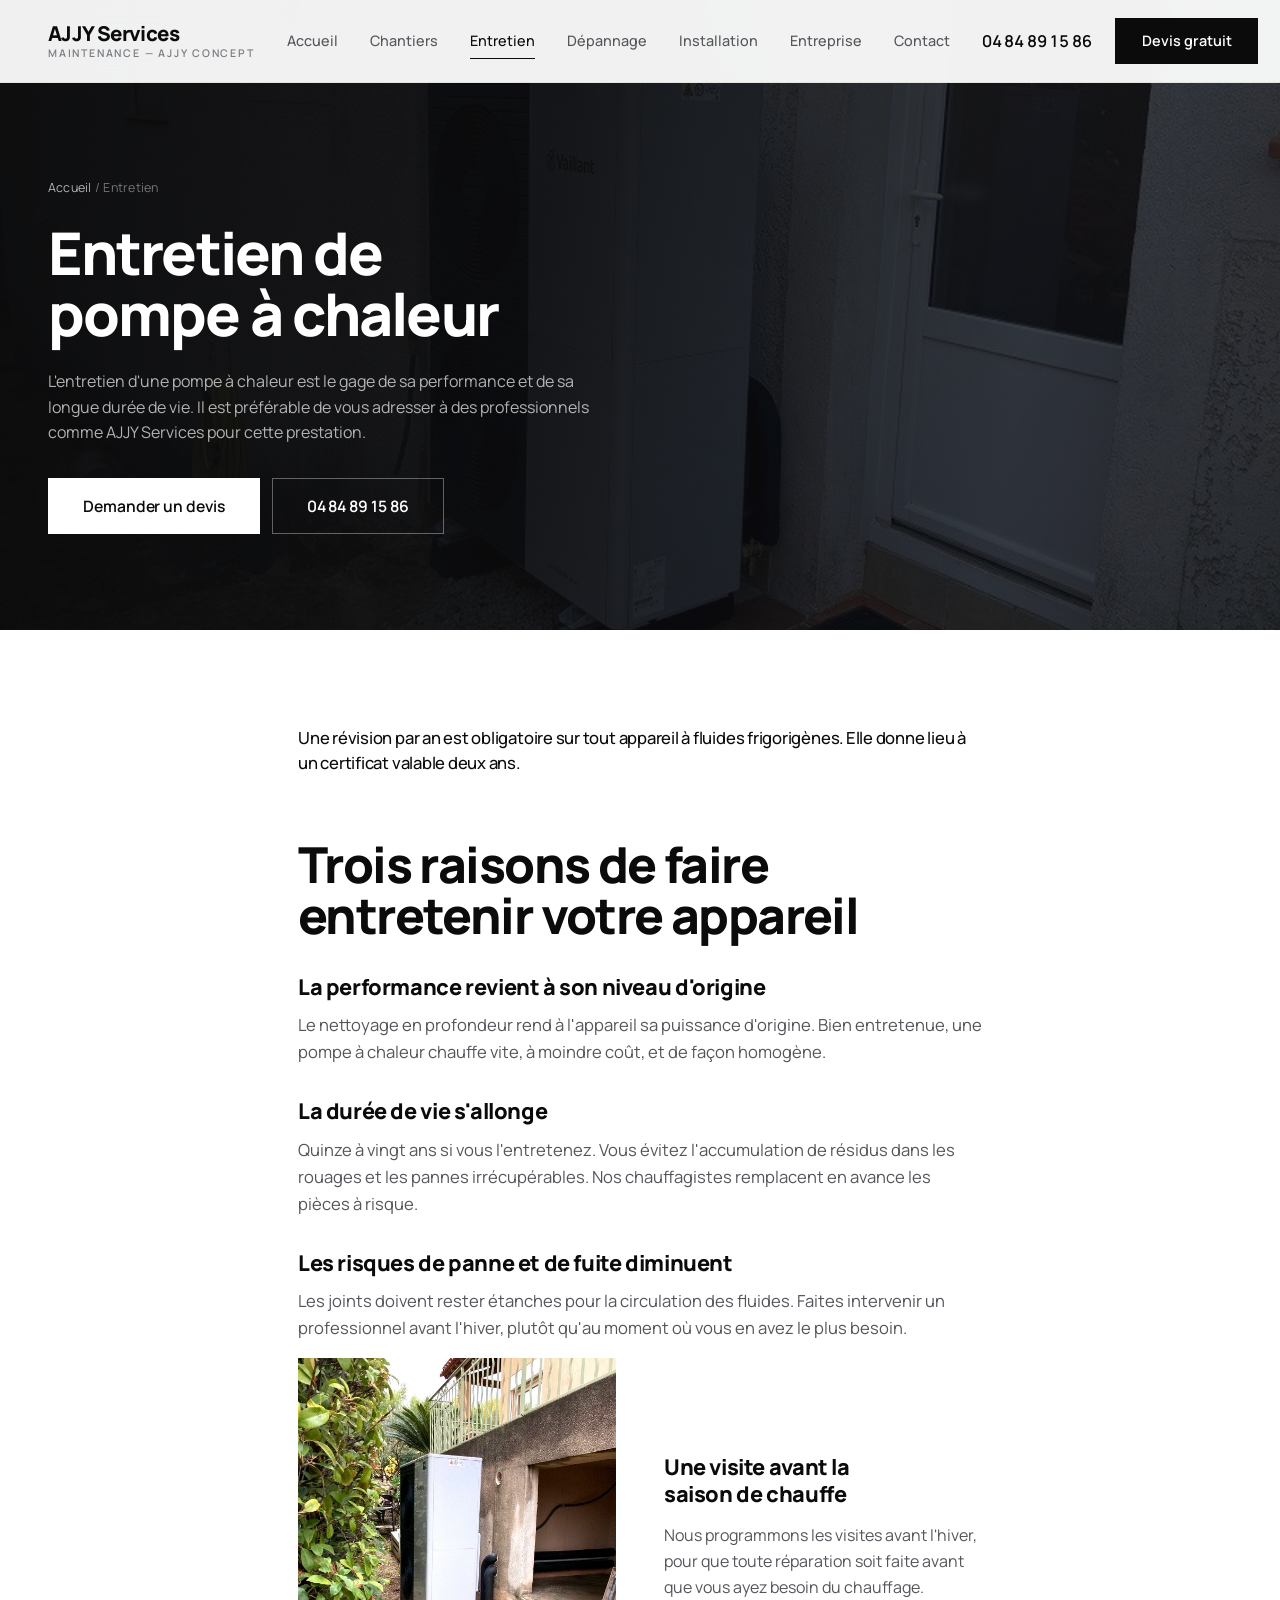
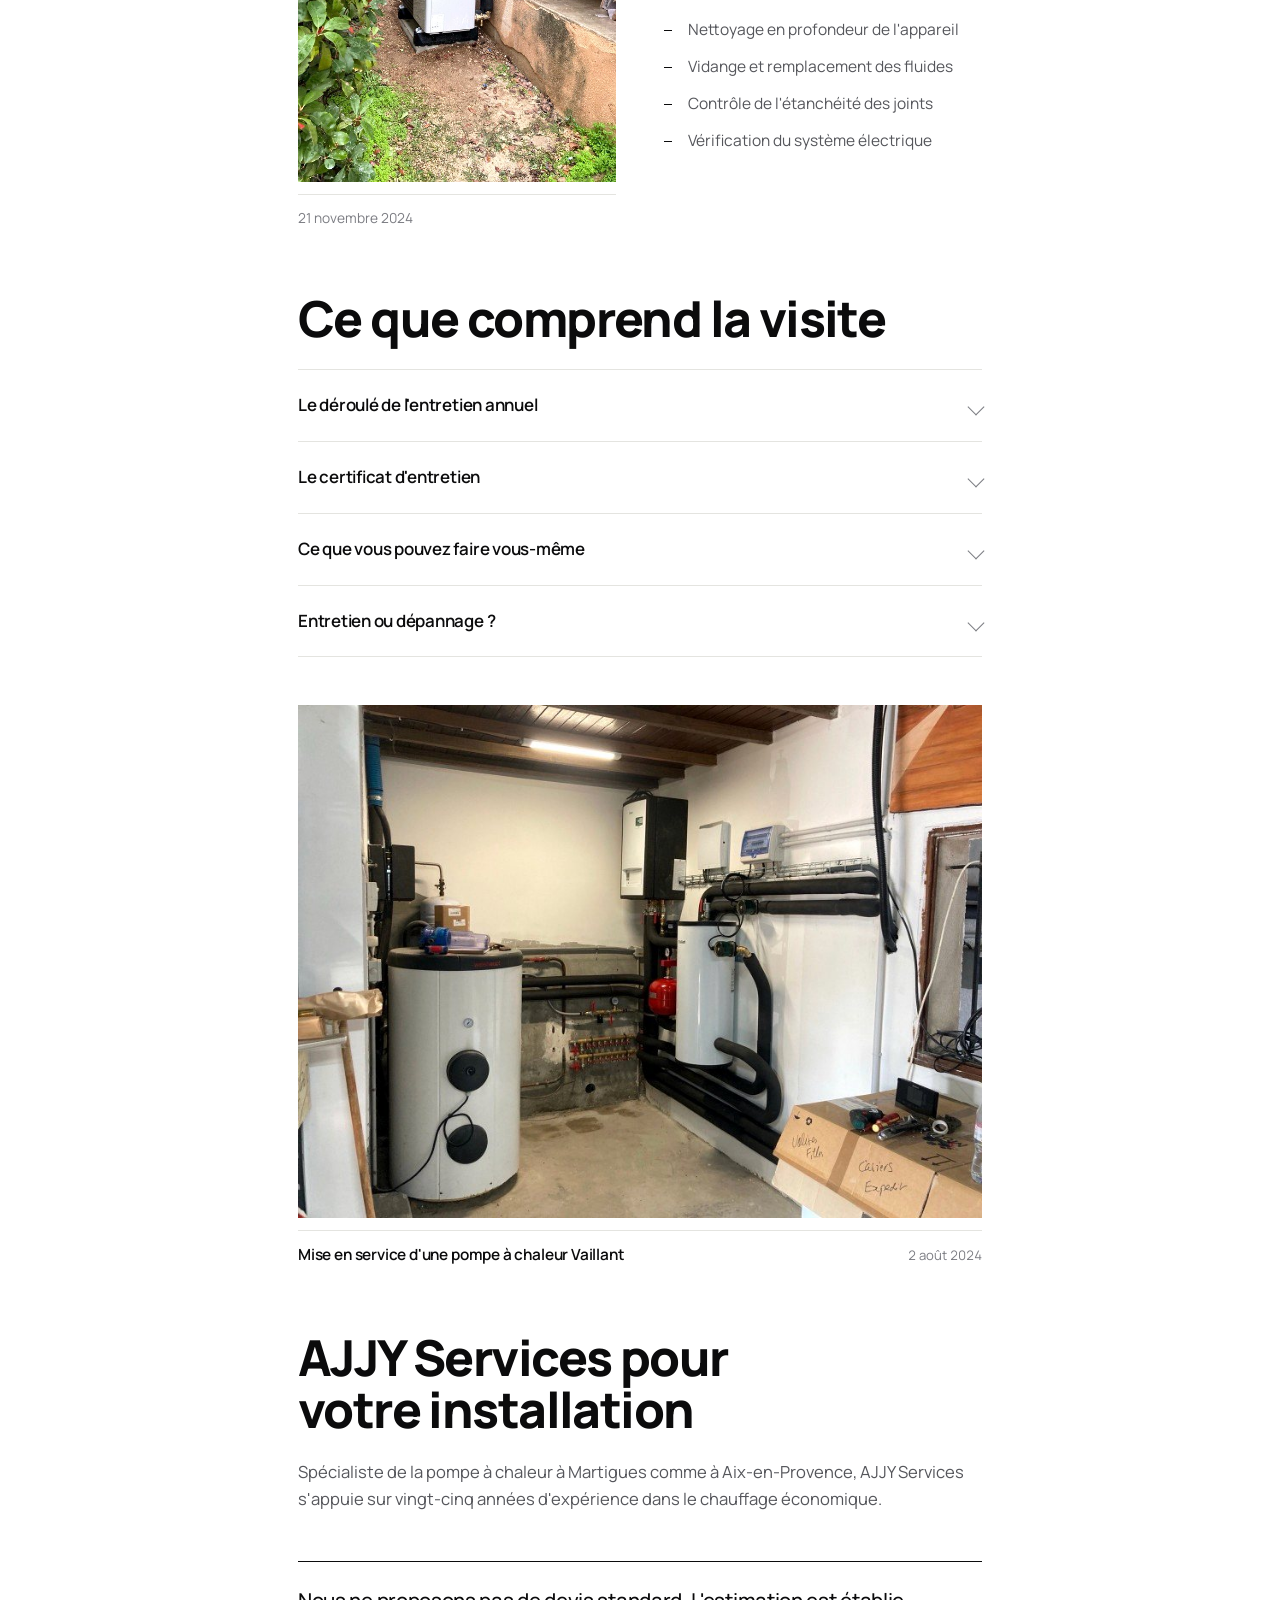
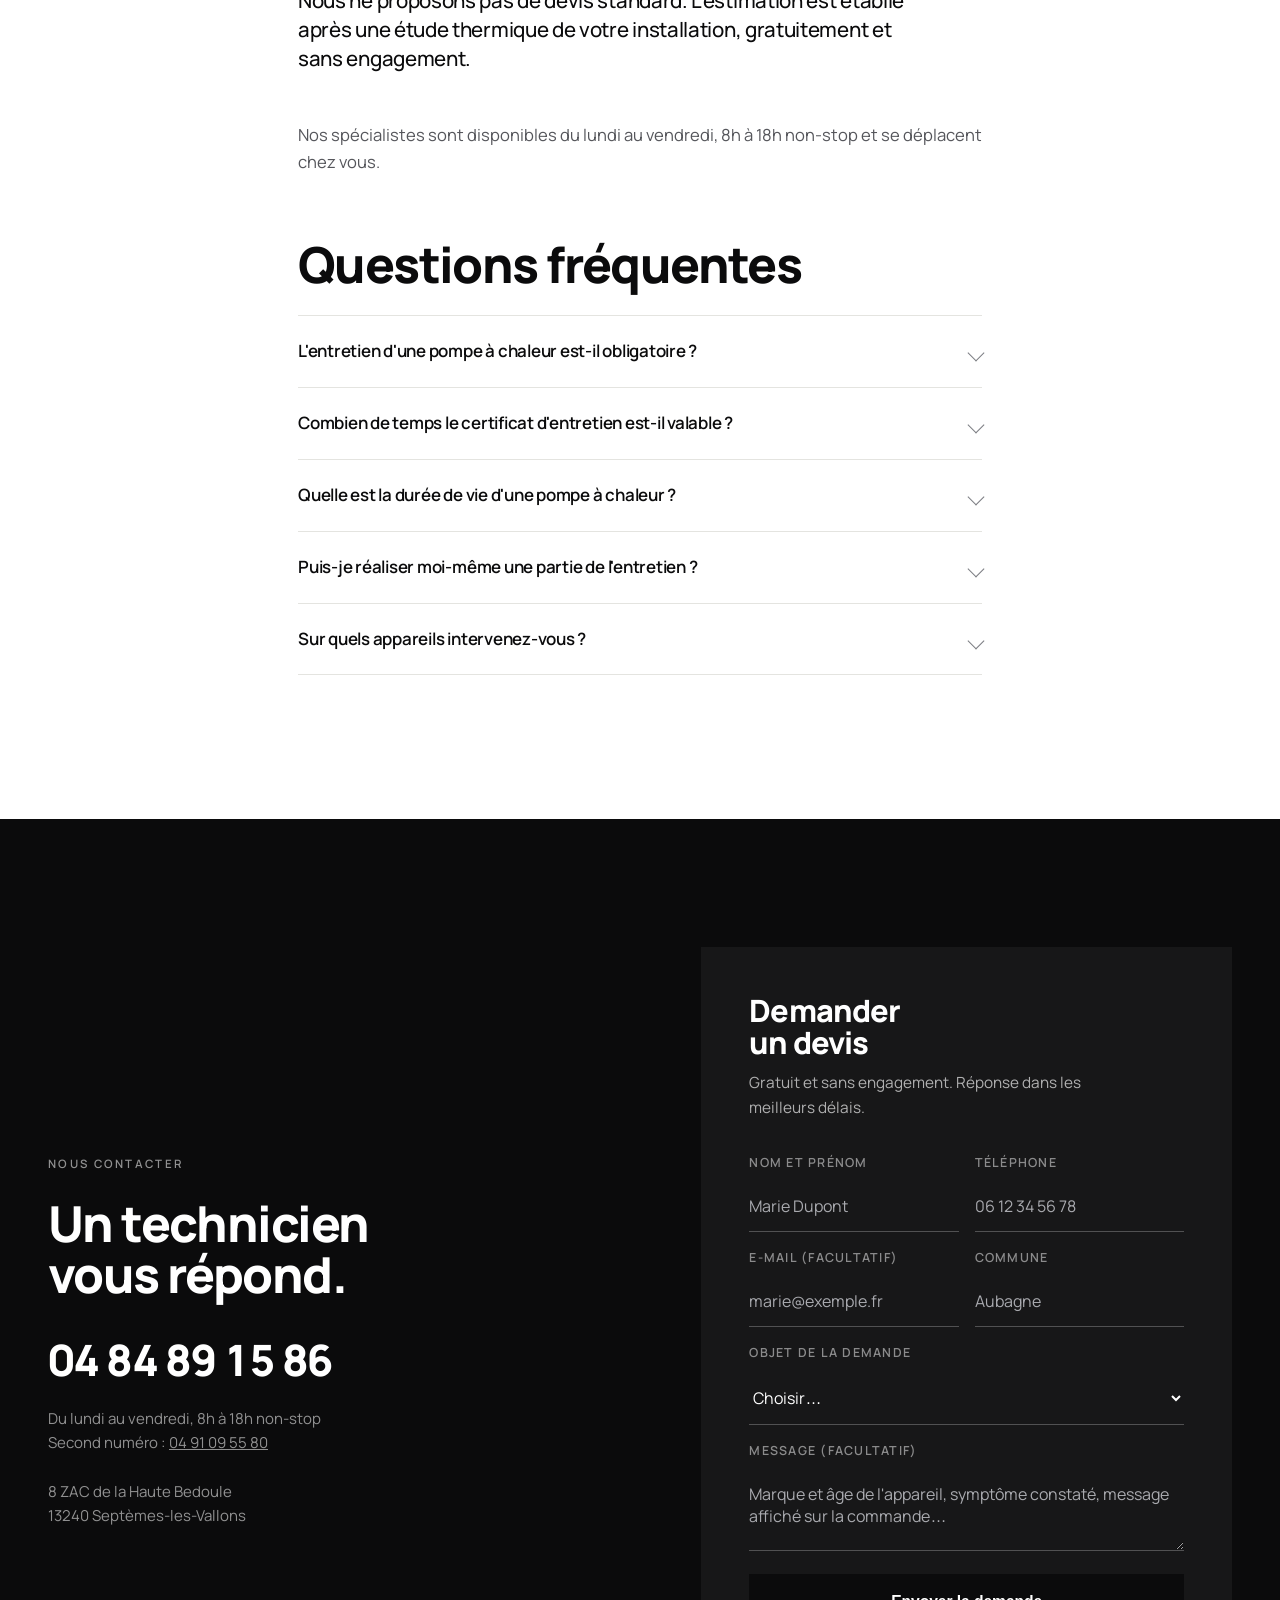
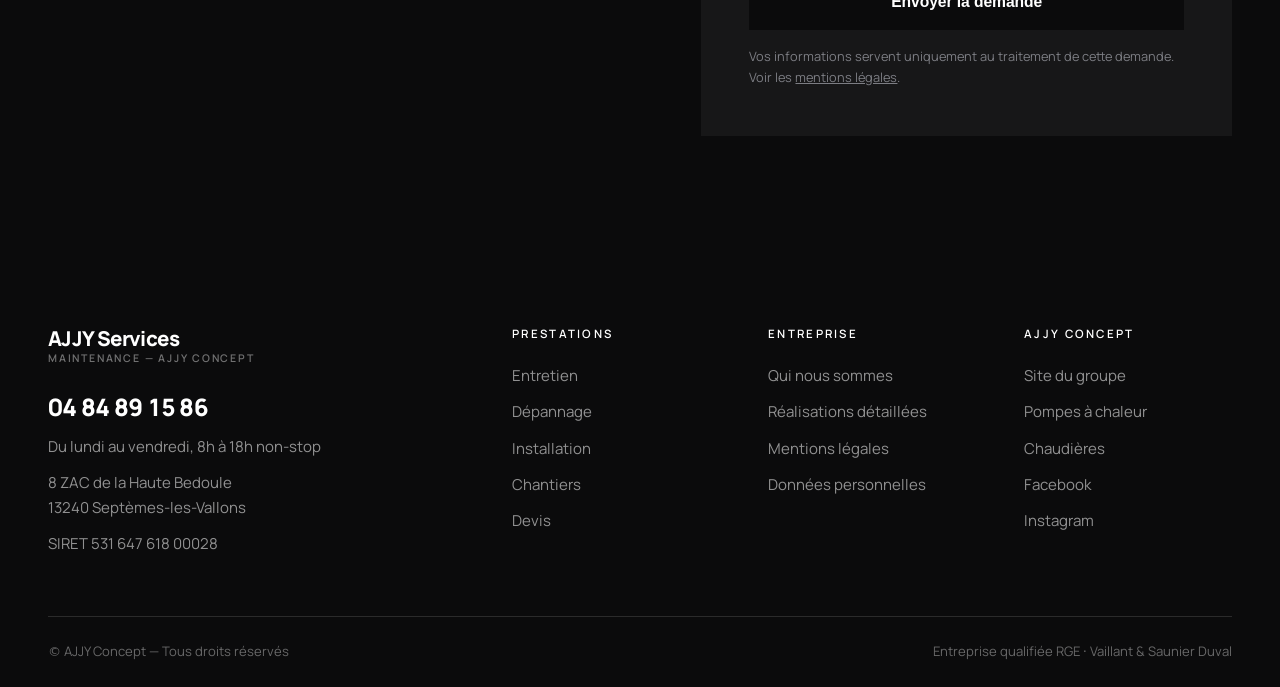
<file: entretien.html>
<!DOCTYPE html>
<html lang="fr">
<head>
<meta charset="UTF-8">
<meta name="viewport" content="width=device-width,initial-scale=1">
<title>Entretien de pompe à chaleur — Bouches-du-Rhône | AJJY Services</title>
<meta name="description" content="Entretien de pompe à chaleur par AJJY Services : révision annuelle, vidange et remplacement des fluides, contrôle de l'étanchéité, certificat d'entretien. Devis gratuit.">
<link rel="canonical" href="https://www.ajjyconcept.com/entretien.html">
<meta name="theme-color" content="#0B0B0C">
<meta name="robots" content="index,follow,max-image-preview:large,max-snippet:-1">
<meta name="geo.region" content="FR-PAC">
<meta property="og:type" content="website">
<meta property="og:site_name" content="AJJY Services">
<meta property="og:locale" content="fr_FR">
<meta property="og:title" content="Entretien de pompe à chaleur — Bouches-du-Rhône | AJJY Services">
<meta property="og:description" content="Entretien de pompe à chaleur par AJJY Services : révision annuelle, vidange et remplacement des fluides, contrôle de l'étanchéité, certificat d'entretien. Devis gratuit.">
<meta property="og:url" content="https://www.ajjyconcept.com/entretien.html">
<meta property="og:image" content="https://www.ajjyconcept.com/images/20250313-pompe-a-chaleur-vaillant-600.jpg">
<meta property="og:image:width" content="600">
<meta property="og:image:height" content="800">
<meta name="twitter:card" content="summary_large_image">
<link rel="icon" href="images/favicon.svg" type="image/svg+xml">
<link rel="preload" as="font" type="font/woff2" href="fonts/Manrope-400.woff2" crossorigin>
<link rel="preload" as="font" type="font/woff2" href="fonts/Manrope-800.woff2" crossorigin>

<script>document.documentElement.className="js"</script>
<link rel="stylesheet" href="style.css">
<script type="application/ld+json">{"@context":"https://schema.org","@graph":[{"@type":"HVACBusiness","@id":"https://www.ajjyconcept.com/#ajjyservices","name":"AJJY Services","parentOrganization":{"@type":"Organization","name":"AJJY Concept","url":"https://www.ajjyconcept.com/"},"description":"AJJY Services, équipe de maintenance d'AJJY Concept : entretien, dépannage et installation d'équipements de chauffage, de climatisation et de production d'eau chaude sanitaire dans les Bouches-du-Rhône.","url":"https://www.ajjyconcept.com/","telephone":"+33484891586","priceRange":"€€","address":{"@type":"PostalAddress","streetAddress":"8 ZAC de la Haute Bedoule","addressLocality":"Septèmes-les-Vallons","postalCode":"13240","addressRegion":"Provence-Alpes-Côte d'Azur","addressCountry":"FR"},"geo":{"@type":"GeoCoordinates","latitude":43.3986,"longitude":5.3689},"sameAs":["https://www.facebook.com/PompeAChaleurMarseille","https://www.instagram.com/ajjy_concept/"],"areaServed":{"@type":"AdministrativeArea","name":"Bouches-du-Rhône","identifier":"13"},"openingHoursSpecification":[{"@type":"OpeningHoursSpecification","dayOfWeek":["Monday","Tuesday","Wednesday","Thursday","Friday"],"opens":"08:00","closes":"18:00"}],"brand":[{"@type":"Brand","name":"Vaillant"},{"@type":"Brand","name":"Saunier Duval"}]},{"@type":"BreadcrumbList","itemListElement":[{"@type":"ListItem","position":1,"name":"Accueil","item":"https://www.ajjyconcept.com/index.html"},{"@type":"ListItem","position":2,"name":"Entretien","item":"https://www.ajjyconcept.com/entretien.html"}]},{"@type":"Service","serviceType":"Entretien de pompe à chaleur","name":"Entretien de pompe à chaleur","description":"Révision annuelle, nettoyage, vidange et remplacement des fluides, contrôle de l'étanchéité et du système électrique, remise d'un certificat d'entretien.","provider":{"@id":"https://www.ajjyconcept.com/#ajjyservices"},"areaServed":{"@type":"AdministrativeArea","name":"Bouches-du-Rhône (13)"}},{"@type":"FAQPage","mainEntity":[{"@type":"Question","name":"L'entretien d'une pompe à chaleur est-il obligatoire ?","acceptedAnswer":{"@type":"Answer","text":"Pour assurer la bonne marche de votre pompe à chaleur, vous devez avoir réalisé au moins une révision par an. C'est obligatoire sur tous les appareils qui nécessitent l'utilisation de fluides frigorigènes pour fonctionner."}},{"@type":"Question","name":"Combien de temps le certificat d'entretien est-il valable ?","acceptedAnswer":{"@type":"Answer","text":"Le certificat d'entretien est valable pendant deux ans. C'est un justificatif qui peut être nécessaire pour demander un remboursement auprès de votre assurance en cas d'incident."}},{"@type":"Question","name":"Quelle est la durée de vie d'une pompe à chaleur ?","acceptedAnswer":{"@type":"Answer","text":"Une pompe à chaleur peut être utilisée pendant quinze à vingt ans en moyenne, si vous prenez le temps de l'entretenir comme il se doit. L'entretien évite que les résidus ne s'accumulent dans les rouages de l'appareil et prévient les pannes irrécupérables."}},{"@type":"Question","name":"Puis-je réaliser moi-même une partie de l'entretien ?","acceptedAnswer":{"@type":"Answer","text":"L'entretien annuel ne vous empêche pas de faire quelques travaux basiques sur votre appareil au cours de l'année, comme le nettoyage en surface ou le remplacement des filtres."}},{"@type":"Question","name":"Sur quels appareils intervenez-vous ?","acceptedAnswer":{"@type":"Answer","text":"Nous nous adaptons à tous les appareils de chauffe : chaudières, pompes à chaleur, poêles et inserts. Nous intervenons également sur la climatisation et la production d'eau chaude sanitaire."}}]}]}</script>
</head>
<body>
<a class="skip" href="#contenu">Aller au contenu</a>
<header class="hdr solid" id="hdr" data-over="0"><div class="hdr-in">
<a href="index.html" class="bd" aria-label="AJJY Services, accueil"><b>AJJY Services</b><span>Maintenance — AJJY Concept</span></a>
<nav class="nv" aria-label="Navigation principale"><a href="index.html">Accueil</a><a href="chantiers.html">Chantiers</a><a href="entretien.html" class="on" aria-current="page">Entretien</a><a href="depannage.html">Dépannage</a><a href="installation.html">Installation</a><a href="entreprise.html">Entreprise</a><a href="contact.html">Contact</a></nav>
<div class="hdr-r">
  <a class="tl" href="tel:0484891586">04 84 89 15 86</a>
  <a class="bt bt-dk" href="contact.html">Devis gratuit</a>
  <button class="bg" id="bg" aria-label="Ouvrir le menu" aria-expanded="false" aria-controls="mm">
  <svg width="26" height="26" viewBox="0 0 24 24" fill="none" stroke="currentColor" stroke-width="1.5" aria-hidden="true"><path d="M3 7h18M3 12h18M3 17h18"/></svg></button>
</div>
</div></header>
<div class="mm" id="mm" role="dialog" aria-modal="true" aria-label="Menu">
  <div class="mm-top"><span class="bd"><b>AJJY Services</b><span>Maintenance</span></span>
  <button class="mm-x" id="mx" aria-label="Fermer le menu">
  <svg width="28" height="28" viewBox="0 0 24 24" fill="none" stroke="currentColor" stroke-width="1.5" aria-hidden="true"><path d="M6 6l12 12M18 6 6 18"/></svg></button></div>
  <a class="ml" href="index.html">Accueil</a><a class="ml" href="chantiers.html">Chantiers</a><a class="ml" href="entretien.html" aria-current="page">Entretien</a><a class="ml" href="depannage.html">Dépannage</a><a class="ml" href="installation.html">Installation</a><a class="ml" href="entreprise.html">Entreprise</a><a class="ml" href="contact.html">Contact</a>
  <div class="mm-ft"><a class="tl" href="tel:0484891586">04 84 89 15 86</a>
  <a class="bt bt-lt bt-lg bt-fw" href="contact.html">Demander un devis</a></div>
</div>
<main id="contenu">

<section class="ph tall"><div class="ph-bg"><img src="images/20240910-pompe-a-chaleur-vaillant-hd.jpg" srcset="images/20240910-pompe-a-chaleur-vaillant-420.jpg 420w, images/20240910-pompe-a-chaleur-vaillant-800.jpg 800w, images/20240910-pompe-a-chaleur-vaillant-hd.jpg 1600w" sizes="100vw" alt="" width="1600" height="1200" fetchpriority="high"></div><div class="w">
<nav class="bcr" aria-label="Fil d'Ariane"><a href="index.html">Accueil</a> <span aria-hidden="true">/</span> Entretien</nav>
<h1>Entretien de pompe à chaleur</h1><p>L'entretien d'une pompe à chaleur est le gage de sa performance et de sa longue durée de vie. Il est préférable de vous adresser à des professionnels comme AJJY Services pour cette prestation.</p><div class="ph-ac"><a class="bt bt-lt bt-lg" href="contact.html">Demander un devis</a><a class="bt bt-lnw bt-lg" href="tel:0484891586">04 84 89 15 86</a></div>
</div></section>
<section class="sc"><div class="w wn tx">
<p class="lead">Une révision par an est obligatoire sur tout appareil à fluides frigorigènes. Elle donne lieu à un certificat valable deux ans.</p>
<h2>Trois raisons de faire entretenir votre appareil</h2><h3>La performance revient à son niveau d'origine</h3><p>Le nettoyage en profondeur rend à l'appareil sa puissance d'origine. Bien entretenue, une pompe à chaleur chauffe vite, à moindre coût, et de façon homogène.</p><h3>La durée de vie s'allonge</h3><p>Quinze à vingt ans si vous l'entretenez. Vous évitez l'accumulation de résidus dans les rouages et les pannes irrécupérables. Nos chauffagistes remplacent en avance les pièces à risque.</p><h3>Les risques de panne et de fuite diminuent</h3><p>Les joints doivent rester étanches pour la circulation des fluides. Faites intervenir un professionnel avant l'hiver, plutôt qu'au moment où vous en avez le plus besoin.</p><div class="ms2 rv"><figure><span class="fr"><img src="images/20241121-pompe-a-chaleur-vaillant-600.jpg" srcset="images/20241121-pompe-a-chaleur-vaillant-420.jpg 420w, images/20241121-pompe-a-chaleur-vaillant-600.jpg 600w" sizes="(max-width:1020px) 100vw, 46vw" alt="Une visite avant la saison de chauffe" width="600" height="800" loading="lazy" decoding="async"></span><figcaption>21 novembre 2024</figcaption></figure><div class="cnt"><h3>Une visite avant la saison de chauffe</h3><p>Nous programmons les visites avant l'hiver, pour que toute réparation soit faite avant que vous ayez besoin du chauffage.</p><ul><li>Nettoyage en profondeur de l'appareil</li><li>Vidange et remplacement des fluides</li><li>Contrôle de l'étanchéité des joints</li><li>Vérification du système électrique</li></ul></div></div><h2>Ce que comprend la visite</h2><div class="acc"><details><summary>Le déroulé de l'entretien annuel</summary><div class="bd"><p>L'objectif consiste à faire la vidange de l'appareil et à remplacer les fluides. C'est aussi une démarche de sécurité : vous évitez de conserver trop longtemps des fluides qui peuvent devenir nocifs.</p><p>Le chauffagiste fait ensuite le tour de votre appareil. Il en assure l'étanchéité et la bonne marche de chaque pièce. Les travaux peuvent même toucher le système électrique.</p></div></details><details><summary>Le certificat d'entretien</summary><div class="bd"><p>Vous recevez un certificat attestant de la vérification de l'état des fluides et de votre appareil par un professionnel.</p><p>Il est valable deux ans et peut être nécessaire pour demander un remboursement auprès de votre assurance en cas d'incident.</p></div></details><details><summary>Ce que vous pouvez faire vous-même</summary><div class="bd"><p>L'entretien annuel ne vous empêche pas quelques travaux basiques au cours de l'année : nettoyage en surface, remplacement des filtres.</p></div></details><details><summary>Entretien ou dépannage&nbsp;?</summary><div class="bd"><p>L'entretien est préventif : il vérifie l'appareil pour réduire les risques de panne. Le dépannage est curatif et intervient après l'incident.</p><p><a href="depannage.html">Voir la page dépannage</a></p></div></details></div><figure class="mw rv"><span class="fr"><img src="images/20240802-pompe-a-chaleur-vaillant-800.jpg" srcset="images/20240802-pompe-a-chaleur-vaillant-420.jpg 420w, images/20240802-pompe-a-chaleur-vaillant-800.jpg 800w" sizes="(max-width:720px) 100vw, 780px" alt="Mise en service d'une pompe à chaleur Vaillant" width="800" height="600" loading="lazy" decoding="async"></span><figcaption><b>Mise en service d'une pompe à chaleur Vaillant</b><span>2 août 2024</span></figcaption></figure><h2>AJJY Services pour votre installation</h2><p>Spécialiste de la pompe à chaleur à Martigues comme à Aix-en-Provence, AJJY Services s'appuie sur vingt-cinq années d'expérience dans le chauffage économique.</p><div class="qt"><p>Nous ne proposons pas de devis standard. L'estimation est établie après une étude thermique de votre installation, gratuitement et sans engagement.</p></div><p>Nos spécialistes sont disponibles du lundi au vendredi, 8h à 18h non-stop et se déplacent chez vous.</p>
<h2>Questions fréquentes</h2><div class="acc"><details><summary>L'entretien d'une pompe à chaleur est-il obligatoire ?</summary><div class="bd"><p>Pour assurer la bonne marche de votre pompe à chaleur, vous devez avoir réalisé au moins une révision par an. C'est obligatoire sur tous les appareils qui nécessitent l'utilisation de fluides frigorigènes pour fonctionner.</p></div></details><details><summary>Combien de temps le certificat d'entretien est-il valable ?</summary><div class="bd"><p>Le certificat d'entretien est valable pendant deux ans. C'est un justificatif qui peut être nécessaire pour demander un remboursement auprès de votre assurance en cas d'incident.</p></div></details><details><summary>Quelle est la durée de vie d'une pompe à chaleur ?</summary><div class="bd"><p>Une pompe à chaleur peut être utilisée pendant quinze à vingt ans en moyenne, si vous prenez le temps de l'entretenir comme il se doit. L'entretien évite que les résidus ne s'accumulent dans les rouages de l'appareil et prévient les pannes irrécupérables.</p></div></details><details><summary>Puis-je réaliser moi-même une partie de l'entretien ?</summary><div class="bd"><p>L'entretien annuel ne vous empêche pas de faire quelques travaux basiques sur votre appareil au cours de l'année, comme le nettoyage en surface ou le remplacement des filtres.</p></div></details><details><summary>Sur quels appareils intervenez-vous ?</summary><div class="bd"><p>Nous nous adaptons à tous les appareils de chauffe : chaudières, pompes à chaleur, poêles et inserts. Nous intervenons également sur la climatisation et la production d'eau chaude sanitaire.</p></div></details></div>
</div></section>
<section class="sc-dk cta"><div class="w cta-in">
<div>
  <span class="kk kk-w">Nous contacter</span>
  <h2>Un technicien vous répond.</h2>
  <a class="tl-big" href="tel:0484891586">04 84 89 15 86</a>
  <p style="color:rgba(255,255,255,.55);font-size:.94rem">Du lundi au vendredi, 8h à 18h non-stop<br>Second numéro : <a href="tel:0491095580" style="text-decoration:underline">04 91 09 55 80</a></p>
  <p style="color:rgba(255,255,255,.55);font-size:.94rem;margin-top:var(--s5)">8 ZAC de la Haute Bedoule<br>13240 Septèmes-les-Vallons</p>
</div>
<div class="fm">
<h2>Demander un devis</h2><p class="sb">Gratuit et sans engagement. Réponse dans les meilleurs délais.</p>
<form id="ct-f" novalidate>
<div class="fr2">
<div class="fl"><label for="ct-n">Nom et prénom</label><input id="ct-n" type="text" name="nom" autocomplete="name" placeholder="Marie Dupont" required><span class="er">Champ obligatoire.</span></div>
<div class="fl"><label for="ct-t">Téléphone</label><input id="ct-t" type="tel" name="telephone" autocomplete="tel" inputmode="tel" placeholder="06 12 34 56 78" required><span class="er">Numéro à 10 chiffres.</span></div>
</div>
<div class="fr2">
<div class="fl"><label for="ct-e">E-mail (facultatif)</label><input id="ct-e" type="email" name="email" autocomplete="email" placeholder="marie@exemple.fr"></div>
<div class="fl"><label for="ct-c">Commune</label><input id="ct-c" type="text" name="commune" autocomplete="address-level2" placeholder="Aubagne" required><span class="er">Champ obligatoire.</span></div>
</div>
<div class="fl"><label for="ct-o">Objet de la demande</label><select id="ct-o" name="objet" required><option>Choisir…</option><option>Entretien annuel</option><option>Dépannage ou panne</option><option>Installation ou remplacement</option><option>Aides et financement</option><option>Autre demande</option></select><span class="er">Sélectionnez un objet.</span></div>
<div class="fl"><label for="ct-m">Message (facultatif)</label><textarea id="ct-m" name="message" placeholder="Marque et âge de l'appareil, symptôme constaté, message affiché sur la commande…"></textarea></div>
<input class="hp" type="text" name="_honey" tabindex="-1" autocomplete="off" aria-hidden="true">
<button type="submit" class="bt bt-dk bt-lg bt-fw">Envoyer la demande</button>
<p class="ms" role="status" aria-live="polite"></p>
<p class="rg">Vos informations servent uniquement au traitement de cette demande. Voir les <a href="mentions-legales.html#donnees" style="text-decoration:underline">mentions légales</a>.</p>
</form>
<div class="dn"><h3>Demande enregistrée</h3><p>Nous vous recontactons dans les meilleurs délais. Pour une panne en cours, appelez le <a href="tel:0484891586" style="text-decoration:underline"><b>04 84 89 15 86</b></a>.</p></div>
</div>
</div></section>

</main>
<footer class="ft"><div class="w">
<div class="ft-g">
<div>
  <span class="bd"><b>AJJY Services</b><span>Maintenance — AJJY Concept</span></span>
  <a class="tlf" href="tel:0484891586">04 84 89 15 86</a>
  <p>Du lundi au vendredi, 8h à 18h non-stop</p>
  <p>8 ZAC de la Haute Bedoule<br>13240 Septèmes-les-Vallons</p>
  <p>SIRET 531 647 618 00028</p>
</div>
<div><h4>Prestations</h4>
  <a href="entretien.html">Entretien</a>
  <a href="depannage.html">Dépannage</a>
  <a href="installation.html">Installation</a>
  <a href="chantiers.html">Chantiers</a>
  <a href="contact.html">Devis</a>
</div>
<div><h4>Entreprise</h4>
  <a href="entreprise.html">Qui nous sommes</a>
  <a href="realisations.html">Réalisations détaillées</a>
  <a href="mentions-legales.html">Mentions légales</a>
  <a href="mentions-legales.html#donnees">Données personnelles</a>
</div>
<div><h4>AJJY Concept</h4>
  <a href="https://www.ajjyconcept.com/" target="_blank" rel="noopener">Site du groupe</a>
  <a href="https://www.ajjyconcept.com/pompes-a-chaleur.php" target="_blank" rel="noopener">Pompes à chaleur</a>
  <a href="https://www.ajjyconcept.com/chaudieres.php" target="_blank" rel="noopener">Chaudières</a>
  <a href="https://www.facebook.com/PompeAChaleurMarseille" target="_blank" rel="noopener">Facebook</a>
  <a href="https://www.instagram.com/ajjy_concept/" target="_blank" rel="noopener">Instagram</a>
</div>
</div>
<div class="ft-b"><span>© AJJY Concept — Tous droits réservés</span>
<span>Entreprise qualifiée RGE · Vaillant &amp; Saunier Duval</span></div>
</div></footer>
<nav class="dock" aria-label="Contact rapide">
<a href="tel:0484891586">
  <svg width="18" height="18" viewBox="0 0 24 24" fill="none" stroke="currentColor" stroke-width="1.7" aria-hidden="true"><path d="M22 16.9v3a2 2 0 01-2.2 2 19.8 19.8 0 01-8.6-3.1 19.5 19.5 0 01-6-6A19.8 19.8 0 012.1 4.2 2 2 0 014.1 2h3a2 2 0 012 1.7c.1 1 .4 1.9.7 2.8a2 2 0 01-.5 2.1L8.1 9.9a16 16 0 006 6l1.3-1.2a2 2 0 012.1-.5c.9.3 1.8.6 2.8.7a2 2 0 011.7 2z"/></svg>
  Appeler</a>
<a href="contact.html">Devis gratuit</a>
</nav>
<script src="script.js" defer></script>
</body>
</html>
</file>
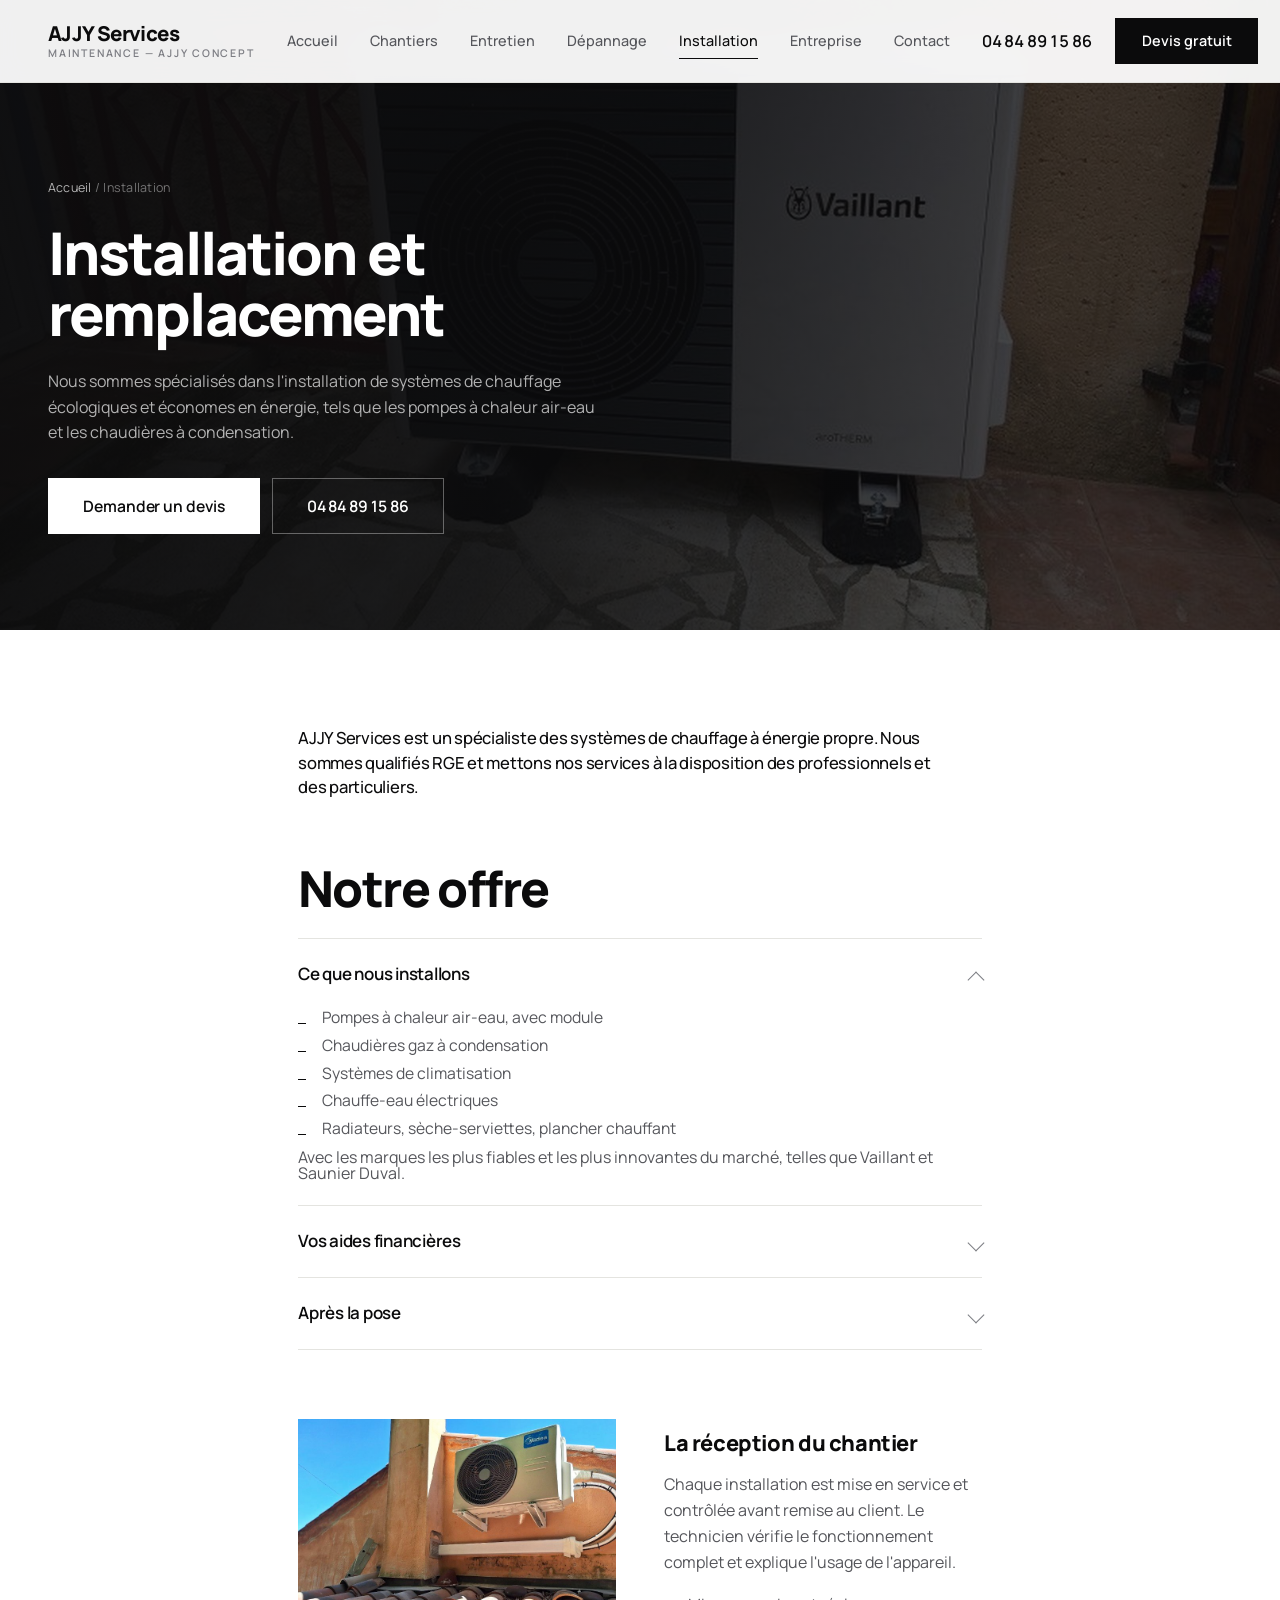
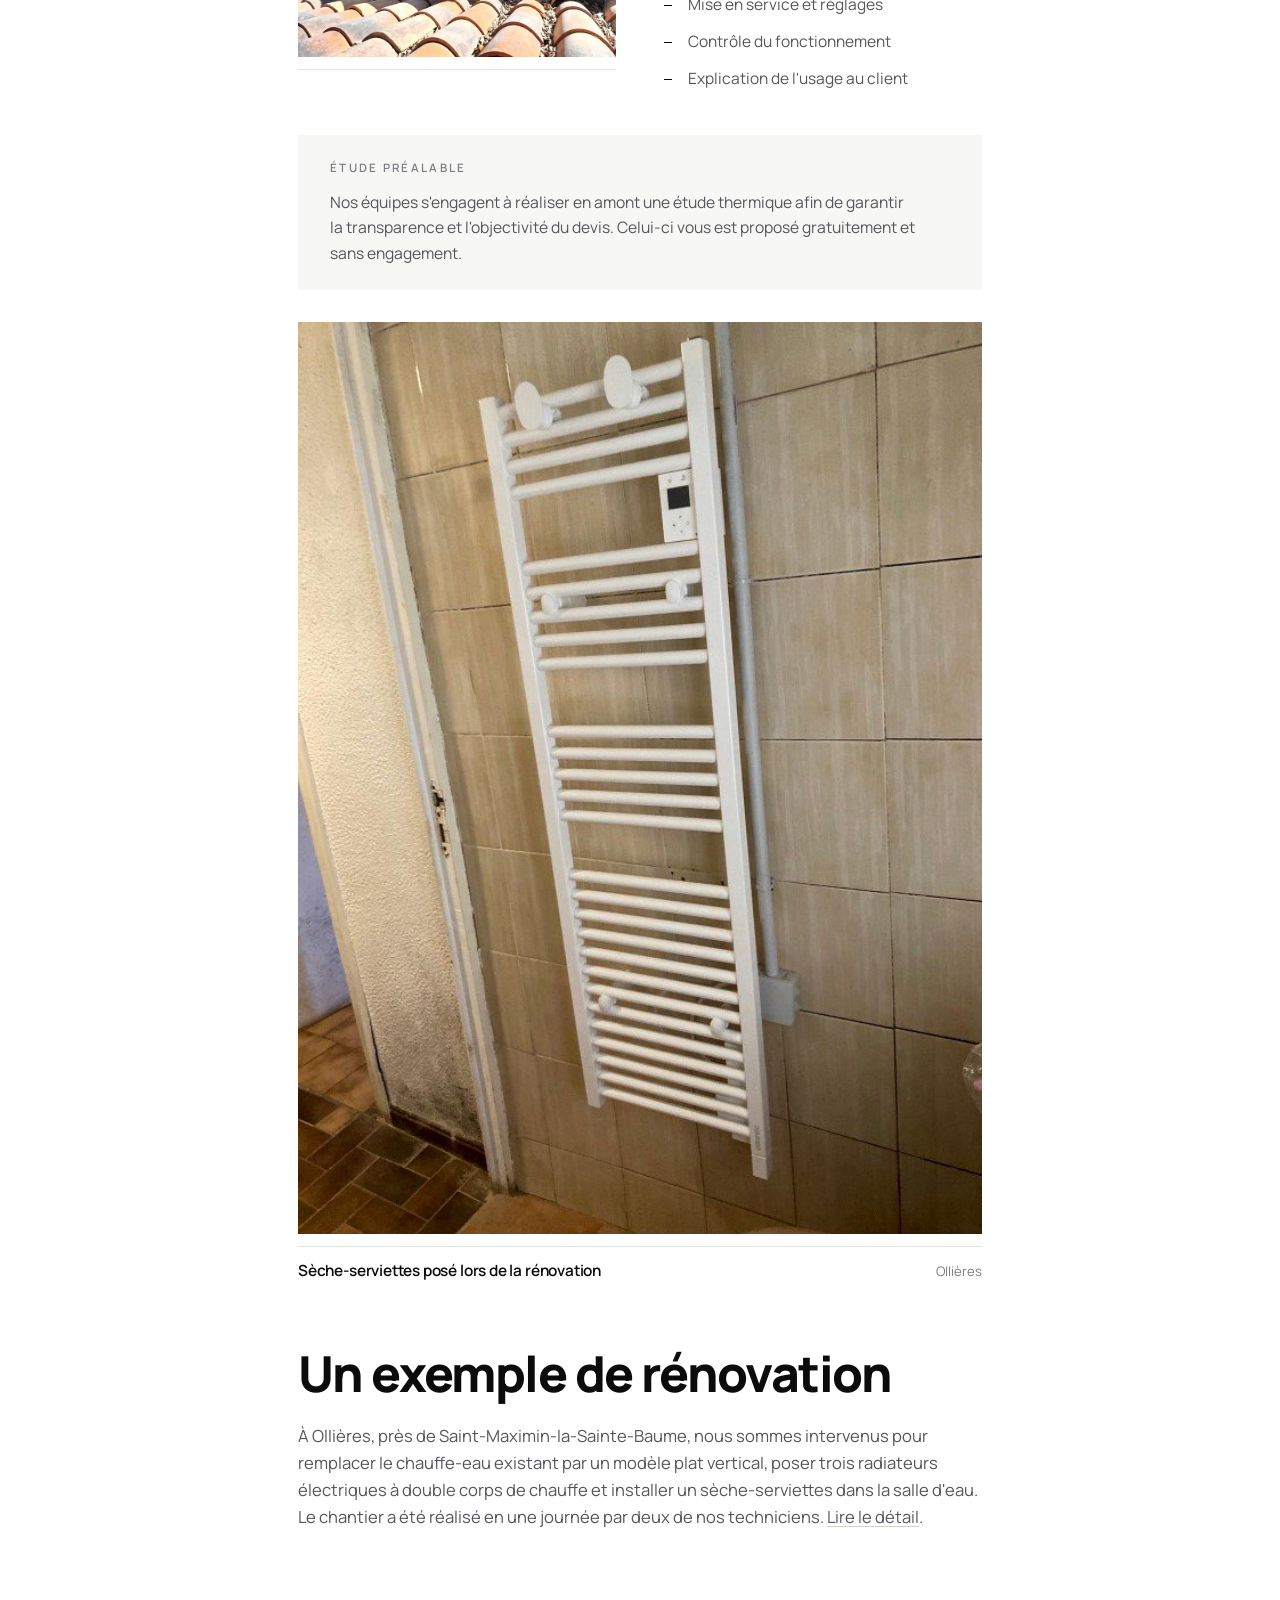
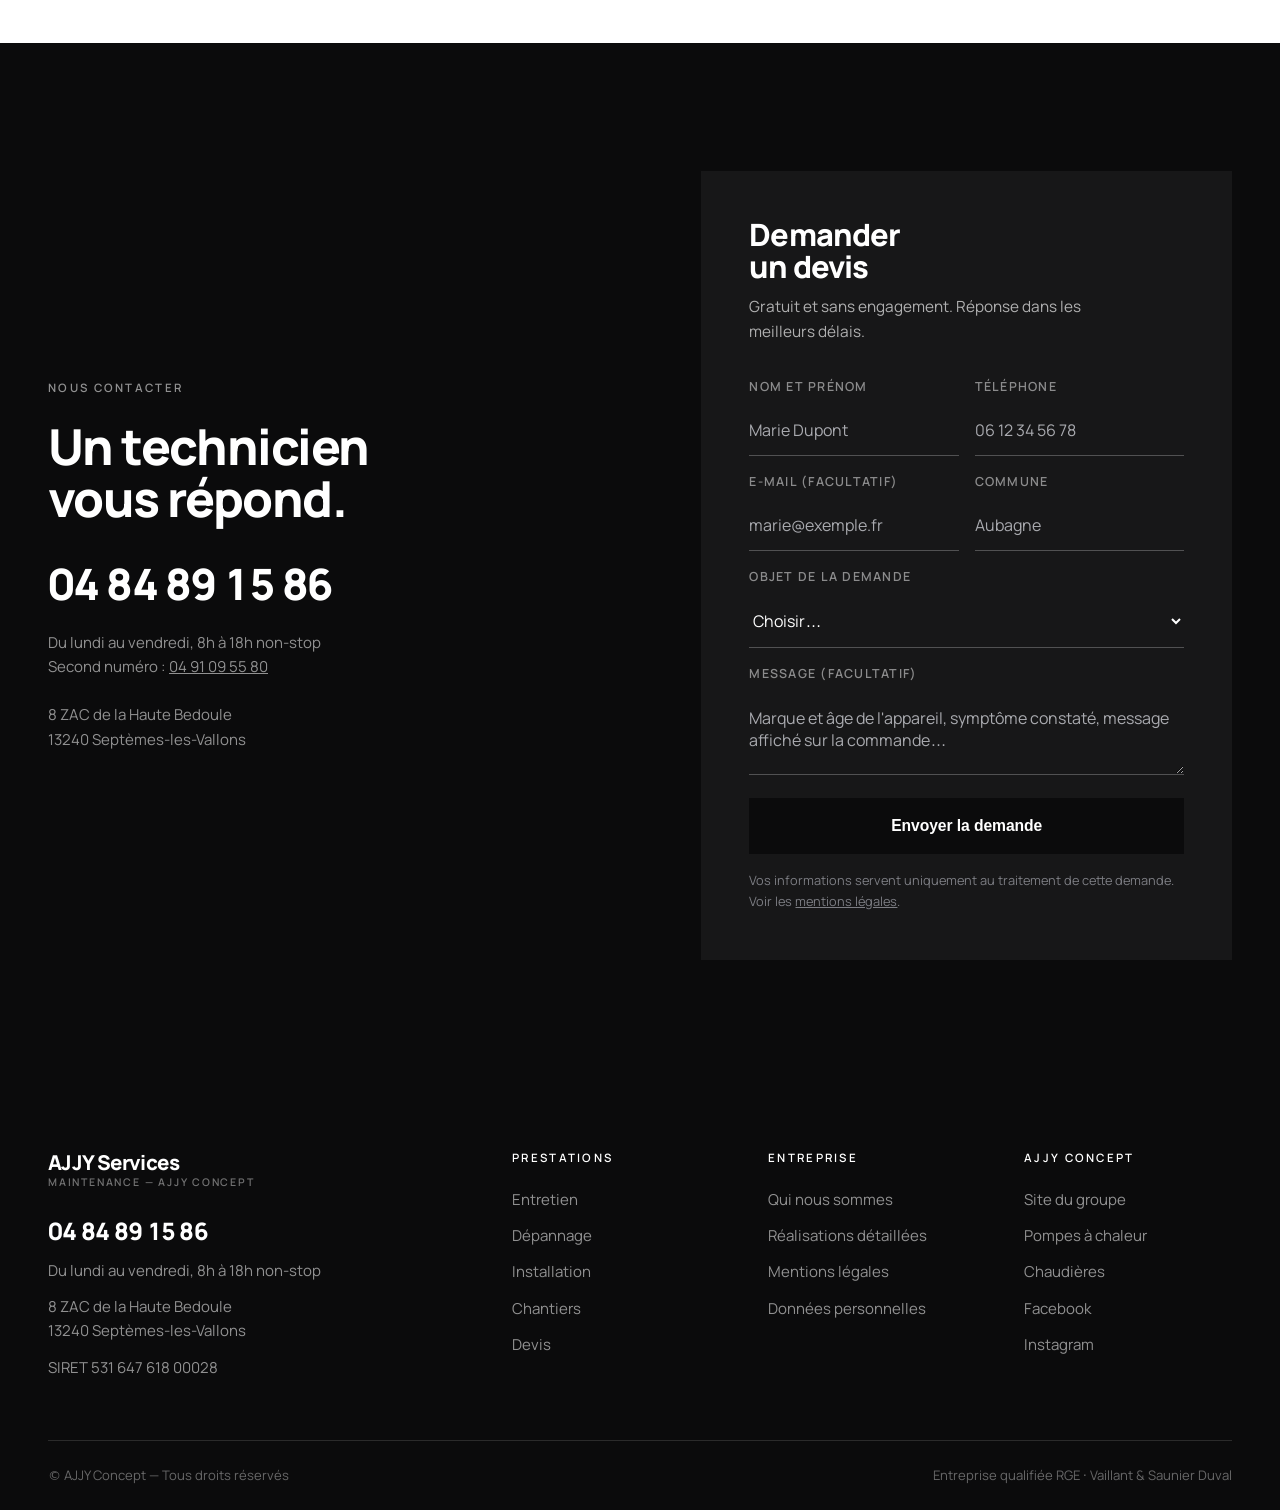
<file: installation.html>
<!DOCTYPE html>
<html lang="fr">
<head>
<meta charset="UTF-8">
<meta name="viewport" content="width=device-width,initial-scale=1">
<title>Installation de pompe à chaleur et de chaudière | AJJY Services</title>
<meta name="description" content="Installation de pompes à chaleur air-eau et de chaudières à condensation Vaillant et Saunier Duval dans les Bouches-du-Rhône. Étude thermique préalable, devis gratuit.">
<link rel="canonical" href="https://www.ajjyconcept.com/installation.html">
<meta name="theme-color" content="#0B0B0C">
<meta name="robots" content="index,follow,max-image-preview:large,max-snippet:-1">
<meta name="geo.region" content="FR-PAC">
<meta property="og:type" content="website">
<meta property="og:site_name" content="AJJY Services">
<meta property="og:locale" content="fr_FR">
<meta property="og:title" content="Installation de pompe à chaleur et de chaudière | AJJY Services">
<meta property="og:description" content="Installation de pompes à chaleur air-eau et de chaudières à condensation Vaillant et Saunier Duval dans les Bouches-du-Rhône. Étude thermique préalable, devis gratuit.">
<meta property="og:url" content="https://www.ajjyconcept.com/installation.html">
<meta property="og:image" content="https://www.ajjyconcept.com/images/20250313-pompe-a-chaleur-vaillant-600.jpg">
<meta property="og:image:width" content="600">
<meta property="og:image:height" content="800">
<meta name="twitter:card" content="summary_large_image">
<link rel="icon" href="images/favicon.svg" type="image/svg+xml">
<link rel="preload" as="font" type="font/woff2" href="fonts/Manrope-400.woff2" crossorigin>
<link rel="preload" as="font" type="font/woff2" href="fonts/Manrope-800.woff2" crossorigin>

<script>document.documentElement.className="js"</script>
<link rel="stylesheet" href="style.css">
<script type="application/ld+json">{"@context":"https://schema.org","@graph":[{"@type":"HVACBusiness","@id":"https://www.ajjyconcept.com/#ajjyservices","name":"AJJY Services","parentOrganization":{"@type":"Organization","name":"AJJY Concept","url":"https://www.ajjyconcept.com/"},"description":"AJJY Services, équipe de maintenance d'AJJY Concept : entretien, dépannage et installation d'équipements de chauffage, de climatisation et de production d'eau chaude sanitaire dans les Bouches-du-Rhône.","url":"https://www.ajjyconcept.com/","telephone":"+33484891586","priceRange":"€€","address":{"@type":"PostalAddress","streetAddress":"8 ZAC de la Haute Bedoule","addressLocality":"Septèmes-les-Vallons","postalCode":"13240","addressRegion":"Provence-Alpes-Côte d'Azur","addressCountry":"FR"},"geo":{"@type":"GeoCoordinates","latitude":43.3986,"longitude":5.3689},"sameAs":["https://www.facebook.com/PompeAChaleurMarseille","https://www.instagram.com/ajjy_concept/"],"areaServed":{"@type":"AdministrativeArea","name":"Bouches-du-Rhône","identifier":"13"},"openingHoursSpecification":[{"@type":"OpeningHoursSpecification","dayOfWeek":["Monday","Tuesday","Wednesday","Thursday","Friday"],"opens":"08:00","closes":"18:00"}],"brand":[{"@type":"Brand","name":"Vaillant"},{"@type":"Brand","name":"Saunier Duval"}]},{"@type":"BreadcrumbList","itemListElement":[{"@type":"ListItem","position":1,"name":"Accueil","item":"https://www.ajjyconcept.com/index.html"},{"@type":"ListItem","position":2,"name":"Installation","item":"https://www.ajjyconcept.com/installation.html"}]},{"@type":"Service","serviceType":"Installation de systèmes de chauffage","name":"Installation de systèmes de chauffage","description":"Installation de pompes à chaleur air-eau, de chaudières à condensation et d'équipements de production d'eau chaude sanitaire.","provider":{"@id":"https://www.ajjyconcept.com/#ajjyservices"},"areaServed":{"@type":"AdministrativeArea","name":"Bouches-du-Rhône (13)"}}]}</script>
</head>
<body>
<a class="skip" href="#contenu">Aller au contenu</a>
<header class="hdr solid" id="hdr" data-over="0"><div class="hdr-in">
<a href="index.html" class="bd" aria-label="AJJY Services, accueil"><b>AJJY Services</b><span>Maintenance — AJJY Concept</span></a>
<nav class="nv" aria-label="Navigation principale"><a href="index.html">Accueil</a><a href="chantiers.html">Chantiers</a><a href="entretien.html">Entretien</a><a href="depannage.html">Dépannage</a><a href="installation.html" class="on" aria-current="page">Installation</a><a href="entreprise.html">Entreprise</a><a href="contact.html">Contact</a></nav>
<div class="hdr-r">
  <a class="tl" href="tel:0484891586">04 84 89 15 86</a>
  <a class="bt bt-dk" href="contact.html">Devis gratuit</a>
  <button class="bg" id="bg" aria-label="Ouvrir le menu" aria-expanded="false" aria-controls="mm">
  <svg width="26" height="26" viewBox="0 0 24 24" fill="none" stroke="currentColor" stroke-width="1.5" aria-hidden="true"><path d="M3 7h18M3 12h18M3 17h18"/></svg></button>
</div>
</div></header>
<div class="mm" id="mm" role="dialog" aria-modal="true" aria-label="Menu">
  <div class="mm-top"><span class="bd"><b>AJJY Services</b><span>Maintenance</span></span>
  <button class="mm-x" id="mx" aria-label="Fermer le menu">
  <svg width="28" height="28" viewBox="0 0 24 24" fill="none" stroke="currentColor" stroke-width="1.5" aria-hidden="true"><path d="M6 6l12 12M18 6 6 18"/></svg></button></div>
  <a class="ml" href="index.html">Accueil</a><a class="ml" href="chantiers.html">Chantiers</a><a class="ml" href="entretien.html">Entretien</a><a class="ml" href="depannage.html">Dépannage</a><a class="ml" href="installation.html" aria-current="page">Installation</a><a class="ml" href="entreprise.html">Entreprise</a><a class="ml" href="contact.html">Contact</a>
  <div class="mm-ft"><a class="tl" href="tel:0484891586">04 84 89 15 86</a>
  <a class="bt bt-lt bt-lg bt-fw" href="contact.html">Demander un devis</a></div>
</div>
<main id="contenu">

<section class="ph tall"><div class="ph-bg"><img src="images/20240314-pompe-a-chaleur-hd.jpg" srcset="images/20240314-pompe-a-chaleur-420.jpg 420w, images/20240314-pompe-a-chaleur-800.jpg 800w, images/20240314-pompe-a-chaleur-hd.jpg 1600w" sizes="100vw" alt="" width="1600" height="1200" fetchpriority="high"></div><div class="w">
<nav class="bcr" aria-label="Fil d'Ariane"><a href="index.html">Accueil</a> <span aria-hidden="true">/</span> Installation</nav>
<h1>Installation et remplacement</h1><p>Nous sommes spécialisés dans l'installation de systèmes de chauffage écologiques et économes en énergie, tels que les pompes à chaleur air-eau et les chaudières à condensation.</p><div class="ph-ac"><a class="bt bt-lt bt-lg" href="contact.html">Demander un devis</a><a class="bt bt-lnw bt-lg" href="tel:0484891586">04 84 89 15 86</a></div>
</div></section>
<section class="sc"><div class="w wn tx">
<p class="lead">AJJY Services est un spécialiste des systèmes de chauffage à énergie propre. Nous sommes qualifiés RGE et mettons nos services à la disposition des professionnels et des particuliers.</p>
<h2>Notre offre</h2><div class="acc"><details open><summary>Ce que nous installons</summary><div class="bd"><ul><li>Pompes à chaleur air-eau, avec module</li><li>Chaudières gaz à condensation</li><li>Systèmes de climatisation</li><li>Chauffe-eau électriques</li><li>Radiateurs, sèche-serviettes, plancher chauffant</li></ul><p>Avec les marques les plus fiables et les plus innovantes du marché, telles que Vaillant et Saunier Duval.</p></div></details><details><summary>Vos aides financières</summary><div class="bd"><p>Les travaux de chauffage peuvent être coûteux. Nous accompagnons nos clients pour l'obtention de MaPrimeRénov', de la demande d'aide jusqu'à l'installation du nouveau système.</p><p>Certains clients sont suivis par des structures d'accompagnement à la rénovation énergétique, comme SOLIHA sur notre chantier d'Ollières.</p></div></details><details><summary>Après la pose</summary><div class="bd"><p>La maintenance compte autant que l'installation initiale. Nous restons disponibles pour toute réparation ou dépannage ultérieur.</p><p><a href="entretien.html">Entretien</a> — <a href="depannage.html">dépannage</a></p></div></details></div><div class="ms2 rv"><figure><span class="fr"><img src="images/photo-reception-chantier-800.jpg" srcset="images/photo-reception-chantier-420.jpg 420w, images/photo-reception-chantier-800.jpg 800w" sizes="(max-width:1020px) 100vw, 46vw" alt="La réception du chantier" width="800" height="600" loading="lazy" decoding="async"></span><figcaption></figcaption></figure><div class="cnt"><h3>La réception du chantier</h3><p>Chaque installation est mise en service et contrôlée avant remise au client. Le technicien vérifie le fonctionnement complet et explique l'usage de l'appareil.</p><ul><li>Mise en service et réglages</li><li>Contrôle du fonctionnement</li><li>Explication de l'usage au client</li></ul></div></div><div class="nb"><span class="kk">Étude préalable</span><p>Nos équipes s'engagent à réaliser en amont une étude thermique afin de garantir la transparence et l'objectivité du devis. Celui-ci vous est proposé gratuitement et sans engagement.</p></div><figure class="mw rv"><span class="fr"><img src="images/69ca5c57-244d-423f-ae9a-0364fee6ad-600.jpg" srcset="images/69ca5c57-244d-423f-ae9a-0364fee6ad-420.jpg 420w, images/69ca5c57-244d-423f-ae9a-0364fee6ad-600.jpg 600w" sizes="(max-width:720px) 100vw, 780px" alt="Sèche-serviettes posé lors de la rénovation" width="600" height="800" loading="lazy" decoding="async"></span><figcaption><b>Sèche-serviettes posé lors de la rénovation</b><span>Ollières</span></figcaption></figure><h2>Un exemple de rénovation</h2><p>À Ollières, près de Saint-Maximin-la-Sainte-Baume, nous sommes intervenus pour remplacer le chauffe-eau existant par un modèle plat vertical, poser trois radiateurs électriques à double corps de chauffe et installer un sèche-serviettes dans la salle d'eau. Le chantier a été réalisé en une journée par deux de nos techniciens. <a href="realisation-ollieres-renovation-chauffage-eau-chaude.html">Lire le détail</a>.</p>

</div></section>
<section class="sc-dk cta"><div class="w cta-in">
<div>
  <span class="kk kk-w">Nous contacter</span>
  <h2>Un technicien vous répond.</h2>
  <a class="tl-big" href="tel:0484891586">04 84 89 15 86</a>
  <p style="color:rgba(255,255,255,.55);font-size:.94rem">Du lundi au vendredi, 8h à 18h non-stop<br>Second numéro : <a href="tel:0491095580" style="text-decoration:underline">04 91 09 55 80</a></p>
  <p style="color:rgba(255,255,255,.55);font-size:.94rem;margin-top:var(--s5)">8 ZAC de la Haute Bedoule<br>13240 Septèmes-les-Vallons</p>
</div>
<div class="fm">
<h2>Demander un devis</h2><p class="sb">Gratuit et sans engagement. Réponse dans les meilleurs délais.</p>
<form id="ct-f" novalidate>
<div class="fr2">
<div class="fl"><label for="ct-n">Nom et prénom</label><input id="ct-n" type="text" name="nom" autocomplete="name" placeholder="Marie Dupont" required><span class="er">Champ obligatoire.</span></div>
<div class="fl"><label for="ct-t">Téléphone</label><input id="ct-t" type="tel" name="telephone" autocomplete="tel" inputmode="tel" placeholder="06 12 34 56 78" required><span class="er">Numéro à 10 chiffres.</span></div>
</div>
<div class="fr2">
<div class="fl"><label for="ct-e">E-mail (facultatif)</label><input id="ct-e" type="email" name="email" autocomplete="email" placeholder="marie@exemple.fr"></div>
<div class="fl"><label for="ct-c">Commune</label><input id="ct-c" type="text" name="commune" autocomplete="address-level2" placeholder="Aubagne" required><span class="er">Champ obligatoire.</span></div>
</div>
<div class="fl"><label for="ct-o">Objet de la demande</label><select id="ct-o" name="objet" required><option>Choisir…</option><option>Entretien annuel</option><option>Dépannage ou panne</option><option>Installation ou remplacement</option><option>Aides et financement</option><option>Autre demande</option></select><span class="er">Sélectionnez un objet.</span></div>
<div class="fl"><label for="ct-m">Message (facultatif)</label><textarea id="ct-m" name="message" placeholder="Marque et âge de l'appareil, symptôme constaté, message affiché sur la commande…"></textarea></div>
<input class="hp" type="text" name="_honey" tabindex="-1" autocomplete="off" aria-hidden="true">
<button type="submit" class="bt bt-dk bt-lg bt-fw">Envoyer la demande</button>
<p class="ms" role="status" aria-live="polite"></p>
<p class="rg">Vos informations servent uniquement au traitement de cette demande. Voir les <a href="mentions-legales.html#donnees" style="text-decoration:underline">mentions légales</a>.</p>
</form>
<div class="dn"><h3>Demande enregistrée</h3><p>Nous vous recontactons dans les meilleurs délais. Pour une panne en cours, appelez le <a href="tel:0484891586" style="text-decoration:underline"><b>04 84 89 15 86</b></a>.</p></div>
</div>
</div></section>

</main>
<footer class="ft"><div class="w">
<div class="ft-g">
<div>
  <span class="bd"><b>AJJY Services</b><span>Maintenance — AJJY Concept</span></span>
  <a class="tlf" href="tel:0484891586">04 84 89 15 86</a>
  <p>Du lundi au vendredi, 8h à 18h non-stop</p>
  <p>8 ZAC de la Haute Bedoule<br>13240 Septèmes-les-Vallons</p>
  <p>SIRET 531 647 618 00028</p>
</div>
<div><h4>Prestations</h4>
  <a href="entretien.html">Entretien</a>
  <a href="depannage.html">Dépannage</a>
  <a href="installation.html">Installation</a>
  <a href="chantiers.html">Chantiers</a>
  <a href="contact.html">Devis</a>
</div>
<div><h4>Entreprise</h4>
  <a href="entreprise.html">Qui nous sommes</a>
  <a href="realisations.html">Réalisations détaillées</a>
  <a href="mentions-legales.html">Mentions légales</a>
  <a href="mentions-legales.html#donnees">Données personnelles</a>
</div>
<div><h4>AJJY Concept</h4>
  <a href="https://www.ajjyconcept.com/" target="_blank" rel="noopener">Site du groupe</a>
  <a href="https://www.ajjyconcept.com/pompes-a-chaleur.php" target="_blank" rel="noopener">Pompes à chaleur</a>
  <a href="https://www.ajjyconcept.com/chaudieres.php" target="_blank" rel="noopener">Chaudières</a>
  <a href="https://www.facebook.com/PompeAChaleurMarseille" target="_blank" rel="noopener">Facebook</a>
  <a href="https://www.instagram.com/ajjy_concept/" target="_blank" rel="noopener">Instagram</a>
</div>
</div>
<div class="ft-b"><span>© AJJY Concept — Tous droits réservés</span>
<span>Entreprise qualifiée RGE · Vaillant &amp; Saunier Duval</span></div>
</div></footer>
<nav class="dock" aria-label="Contact rapide">
<a href="tel:0484891586">
  <svg width="18" height="18" viewBox="0 0 24 24" fill="none" stroke="currentColor" stroke-width="1.7" aria-hidden="true"><path d="M22 16.9v3a2 2 0 01-2.2 2 19.8 19.8 0 01-8.6-3.1 19.5 19.5 0 01-6-6A19.8 19.8 0 012.1 4.2 2 2 0 014.1 2h3a2 2 0 012 1.7c.1 1 .4 1.9.7 2.8a2 2 0 01-.5 2.1L8.1 9.9a16 16 0 006 6l1.3-1.2a2 2 0 012.1-.5c.9.3 1.8.6 2.8.7a2 2 0 011.7 2z"/></svg>
  Appeler</a>
<a href="contact.html">Devis gratuit</a>
</nav>
<script src="script.js" defer></script>
</body>
</html>
</file>
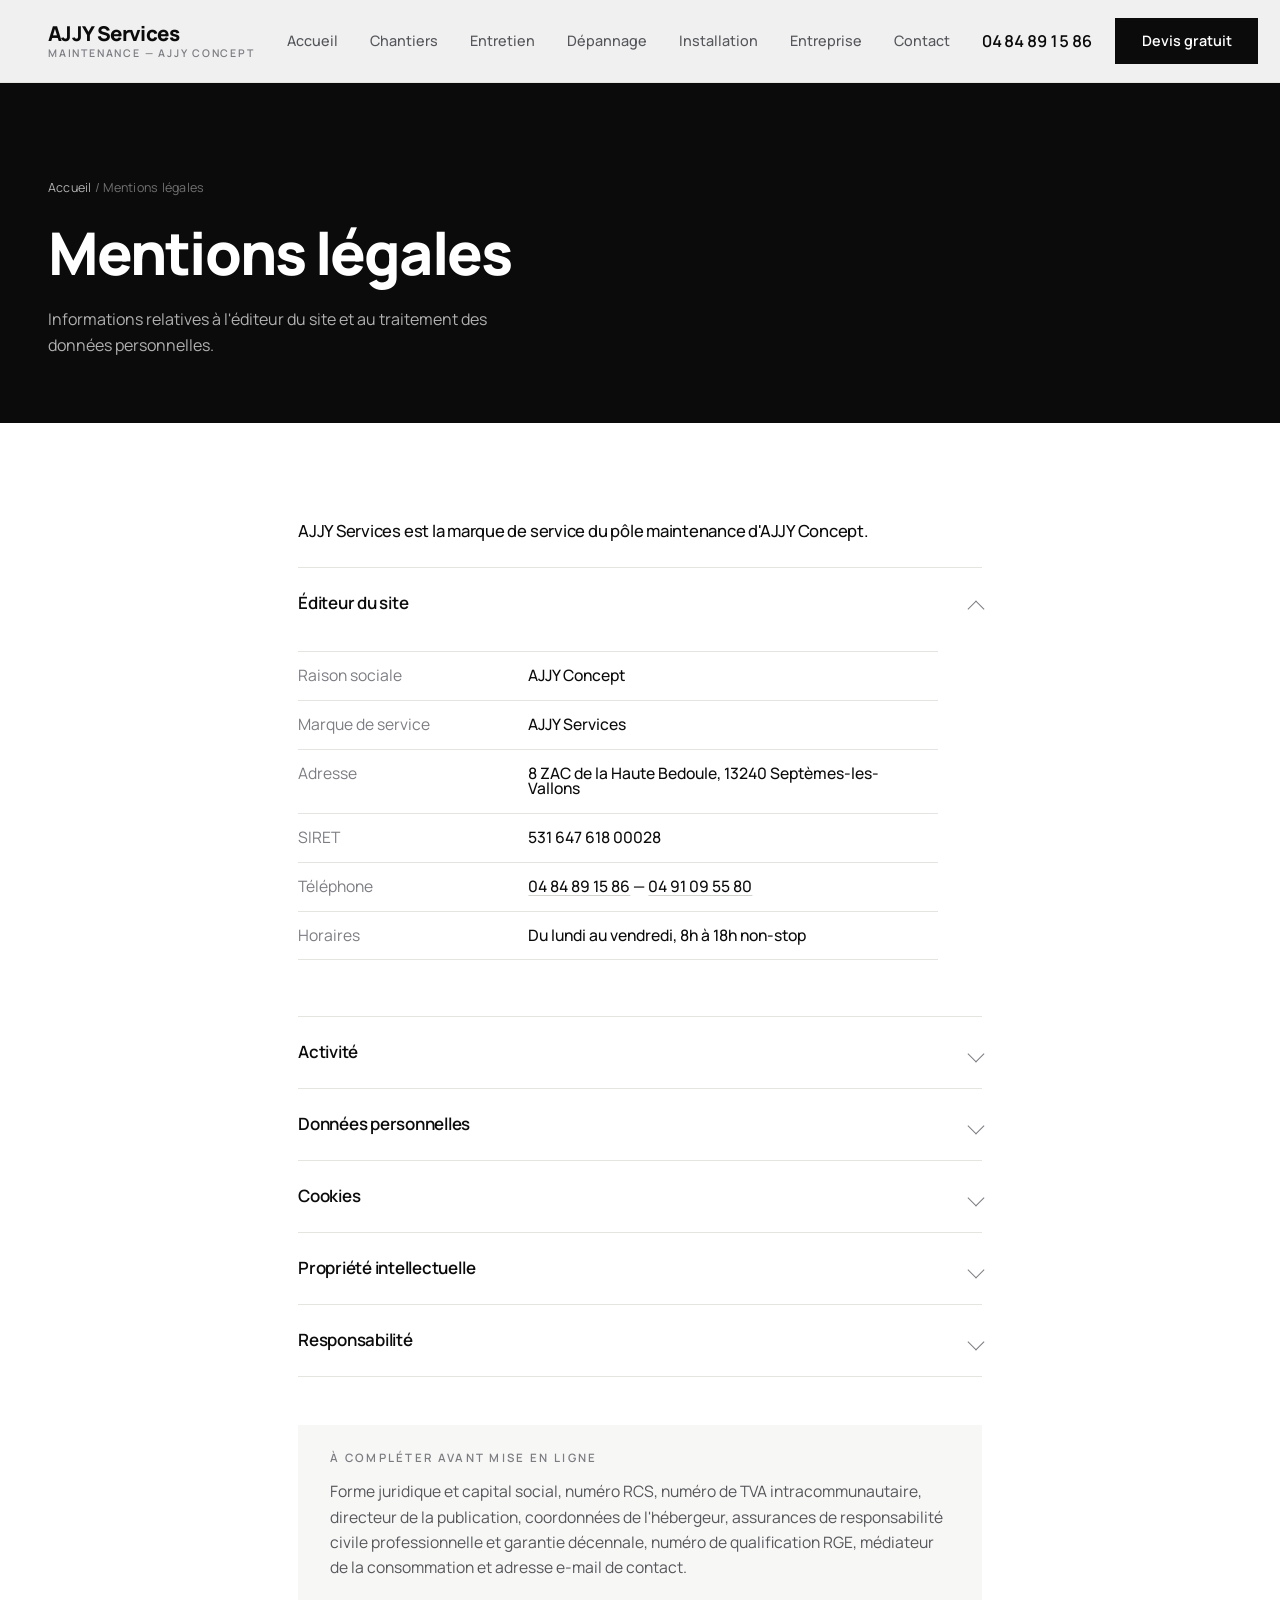
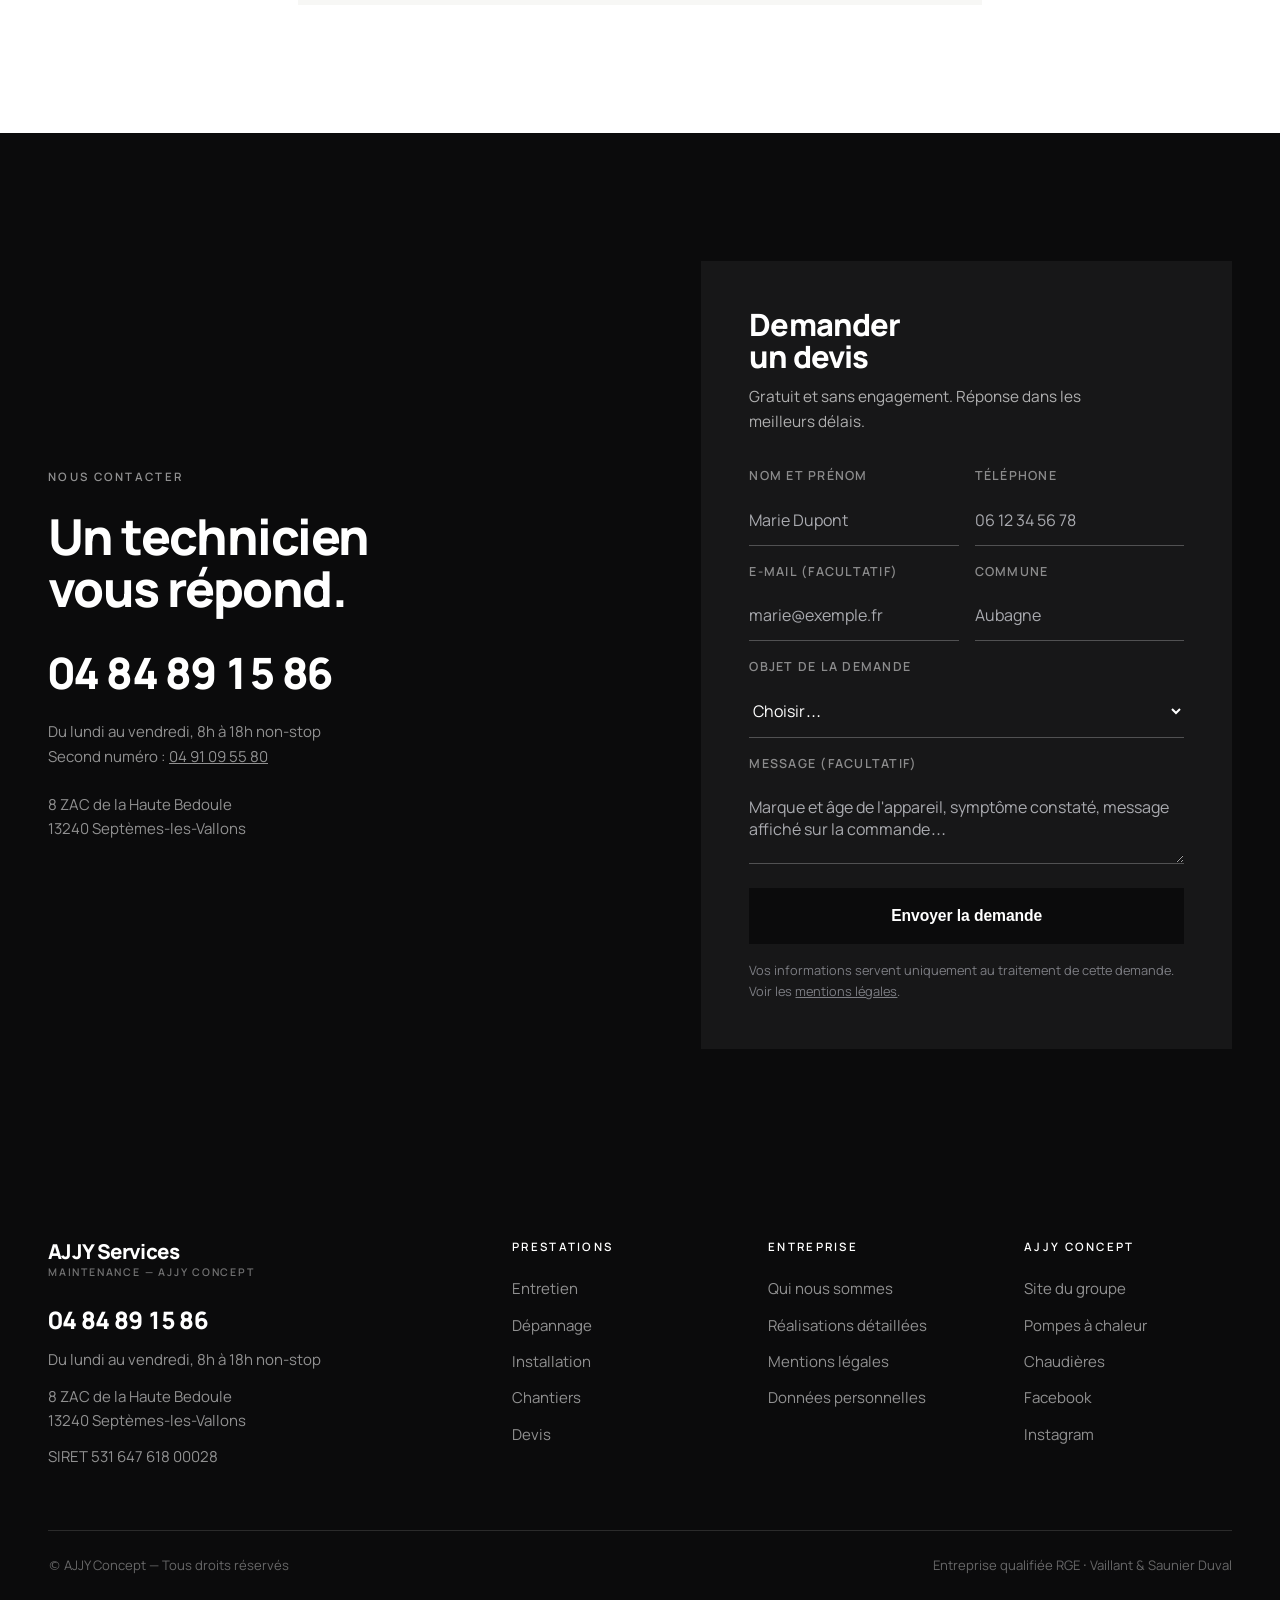
<file: mentions-legales.html>
<!DOCTYPE html>
<html lang="fr">
<head>
<meta charset="UTF-8">
<meta name="viewport" content="width=device-width,initial-scale=1">
<title>Mentions légales | AJJY Services</title>
<meta name="description" content="Mentions légales et politique de confidentialité du site AJJY Services, équipe de maintenance d'AJJY Concept.">
<link rel="canonical" href="https://www.ajjyconcept.com/mentions-legales.html">
<meta name="theme-color" content="#0B0B0C">
<meta name="robots" content="index,follow,max-image-preview:large,max-snippet:-1">
<meta name="geo.region" content="FR-PAC">
<meta property="og:type" content="website">
<meta property="og:site_name" content="AJJY Services">
<meta property="og:locale" content="fr_FR">
<meta property="og:title" content="Mentions légales | AJJY Services">
<meta property="og:description" content="Mentions légales et politique de confidentialité du site AJJY Services, équipe de maintenance d'AJJY Concept.">
<meta property="og:url" content="https://www.ajjyconcept.com/mentions-legales.html">
<meta property="og:image" content="https://www.ajjyconcept.com/images/20250313-pompe-a-chaleur-vaillant-600.jpg">
<meta property="og:image:width" content="600">
<meta property="og:image:height" content="800">
<meta name="twitter:card" content="summary_large_image">
<link rel="icon" href="images/favicon.svg" type="image/svg+xml">
<link rel="preload" as="font" type="font/woff2" href="fonts/Manrope-400.woff2" crossorigin>
<link rel="preload" as="font" type="font/woff2" href="fonts/Manrope-800.woff2" crossorigin>

<script>document.documentElement.className="js"</script>
<link rel="stylesheet" href="style.css">
<script type="application/ld+json">{"@context":"https://schema.org","@graph":[{"@type":"HVACBusiness","@id":"https://www.ajjyconcept.com/#ajjyservices","name":"AJJY Services","parentOrganization":{"@type":"Organization","name":"AJJY Concept","url":"https://www.ajjyconcept.com/"},"description":"AJJY Services, équipe de maintenance d'AJJY Concept : entretien, dépannage et installation d'équipements de chauffage, de climatisation et de production d'eau chaude sanitaire dans les Bouches-du-Rhône.","url":"https://www.ajjyconcept.com/","telephone":"+33484891586","priceRange":"€€","address":{"@type":"PostalAddress","streetAddress":"8 ZAC de la Haute Bedoule","addressLocality":"Septèmes-les-Vallons","postalCode":"13240","addressRegion":"Provence-Alpes-Côte d'Azur","addressCountry":"FR"},"geo":{"@type":"GeoCoordinates","latitude":43.3986,"longitude":5.3689},"sameAs":["https://www.facebook.com/PompeAChaleurMarseille","https://www.instagram.com/ajjy_concept/"],"areaServed":{"@type":"AdministrativeArea","name":"Bouches-du-Rhône","identifier":"13"},"openingHoursSpecification":[{"@type":"OpeningHoursSpecification","dayOfWeek":["Monday","Tuesday","Wednesday","Thursday","Friday"],"opens":"08:00","closes":"18:00"}],"brand":[{"@type":"Brand","name":"Vaillant"},{"@type":"Brand","name":"Saunier Duval"}]},{"@type":"BreadcrumbList","itemListElement":[{"@type":"ListItem","position":1,"name":"Accueil","item":"https://www.ajjyconcept.com/"},{"@type":"ListItem","position":2,"name":"Mentions légales","item":"https://www.ajjyconcept.com/mentions-legales.html"}]}]}</script>
</head>
<body>
<a class="skip" href="#contenu">Aller au contenu</a>
<header class="hdr solid" id="hdr" data-over="0"><div class="hdr-in">
<a href="index.html" class="bd" aria-label="AJJY Services, accueil"><b>AJJY Services</b><span>Maintenance — AJJY Concept</span></a>
<nav class="nv" aria-label="Navigation principale"><a href="index.html">Accueil</a><a href="chantiers.html">Chantiers</a><a href="entretien.html">Entretien</a><a href="depannage.html">Dépannage</a><a href="installation.html">Installation</a><a href="entreprise.html">Entreprise</a><a href="contact.html">Contact</a></nav>
<div class="hdr-r">
  <a class="tl" href="tel:0484891586">04 84 89 15 86</a>
  <a class="bt bt-dk" href="contact.html">Devis gratuit</a>
  <button class="bg" id="bg" aria-label="Ouvrir le menu" aria-expanded="false" aria-controls="mm">
  <svg width="26" height="26" viewBox="0 0 24 24" fill="none" stroke="currentColor" stroke-width="1.5" aria-hidden="true"><path d="M3 7h18M3 12h18M3 17h18"/></svg></button>
</div>
</div></header>
<div class="mm" id="mm" role="dialog" aria-modal="true" aria-label="Menu">
  <div class="mm-top"><span class="bd"><b>AJJY Services</b><span>Maintenance</span></span>
  <button class="mm-x" id="mx" aria-label="Fermer le menu">
  <svg width="28" height="28" viewBox="0 0 24 24" fill="none" stroke="currentColor" stroke-width="1.5" aria-hidden="true"><path d="M6 6l12 12M18 6 6 18"/></svg></button></div>
  <a class="ml" href="index.html">Accueil</a><a class="ml" href="chantiers.html">Chantiers</a><a class="ml" href="entretien.html">Entretien</a><a class="ml" href="depannage.html">Dépannage</a><a class="ml" href="installation.html">Installation</a><a class="ml" href="entreprise.html">Entreprise</a><a class="ml" href="contact.html">Contact</a>
  <div class="mm-ft"><a class="tl" href="tel:0484891586">04 84 89 15 86</a>
  <a class="bt bt-lt bt-lg bt-fw" href="contact.html">Demander un devis</a></div>
</div>
<main id="contenu">

<section class="ph"><div class="w">
<nav class="bcr" aria-label="Fil d'Ariane"><a href="index.html">Accueil</a> <span aria-hidden="true">/</span> Mentions légales</nav>
<h1>Mentions légales</h1><p>Informations relatives à l'éditeur du site et au traitement des données personnelles.</p>
</div></section>
<section class="sc"><div class="w wn tx">
<p class="lead">AJJY Services est la marque de service du pôle maintenance d'AJJY Concept.</p>
<div class="acc"><details open><summary>Éditeur du site</summary><div class="bd"><table class="dt"><tbody><tr><td>Raison sociale</td><td>AJJY Concept</td></tr><tr><td>Marque de service</td><td>AJJY Services</td></tr><tr><td>Adresse</td><td>8 ZAC de la Haute Bedoule, 13240 Septèmes-les-Vallons</td></tr><tr><td>SIRET</td><td>531 647 618 00028</td></tr><tr><td>Téléphone</td><td><a href="tel:0484891586">04 84 89 15 86</a> — <a href="tel:0491095580">04 91 09 55 80</a></td></tr><tr><td>Horaires</td><td>Du lundi au vendredi, 8h à 18h non-stop</td></tr></tbody></table></div></details><details><summary>Activité</summary><div class="bd"><p>AJJY Services assure l'entretien, la réparation et le dépannage d'installations de chauffage, de climatisation et de production d'eau chaude sanitaire : pompes à chaleur, chaudières, poêles et inserts.</p><p>L'entreprise installe également des systèmes de chauffage écologiques et économes en énergie, et accompagne ses clients dans leurs démarches d'obtention de MaPrimeRénov'. Elle est qualifiée RGE.</p></div></details><details><summary>Données personnelles</summary><div class="bd"><p><b>Finalité.</b> Les informations transmises par les formulaires servent uniquement à traiter votre demande de devis, de rendez-vous ou d'intervention. Elles ne font l'objet d'aucune cession à des tiers ni d'aucune utilisation publicitaire.</p><p><b>Informations collectées.</b> Nom et prénom, téléphone, adresse e-mail si vous la renseignez, commune, objet de la demande et précisions ajoutées librement.</p><p><b>Conservation.</b> Le temps nécessaire au traitement de votre demande, puis pendant la durée de la relation commerciale. Suppression possible à tout moment.</p><p><b>Vos droits.</b> Conformément au règlement européen 2016/679, vous disposez d'un droit d'accès, de rectification, d'effacement, de limitation, d'opposition et de portabilité. Ces droits s'exercent auprès de l'entreprise. En cas de désaccord, vous pouvez saisir la <a href="https://www.cnil.fr" target="_blank" rel="noopener">CNIL</a>.</p></div></details><details><summary>Cookies</summary><div class="bd"><p>Ce site ne dépose aucun cookie publicitaire et ne pratique aucun suivi entre sites. Les polices de caractères sont hébergées sur le serveur du site : aucune requête n'est adressée à un service tiers pendant la navigation.</p></div></details><details><summary>Propriété intellectuelle</summary><div class="bd"><p>L'ensemble des éléments composant ce site, notamment sa structure, ses textes et les photographies de chantiers, est protégé au titre de la propriété intellectuelle. Toute reproduction, totale ou partielle, sans autorisation écrite préalable, est interdite.</p><p>Les marques Vaillant, Saunier Duval, Agilia et Doris sont citées en tant que fabricants des équipements sur lesquels l'entreprise intervient.</p></div></details><details><summary>Responsabilité</summary><div class="bd"><p>Les informations publiées sur ce site sont fournies à titre indicatif et n'ont pas valeur contractuelle. Seul le devis accepté par le client détermine la nature, l'étendue et le prix des prestations.</p><p>Les indications techniques sont d'ordre général et ne se substituent pas au diagnostic d'un professionnel. Toute intervention sur un circuit contenant des fluides frigorigènes relève exclusivement d'un professionnel habilité.</p></div></details></div>
<div class="nb"><span class="kk">À compléter avant mise en ligne</span>
<p>Forme juridique et capital social, numéro RCS, numéro de TVA intracommunautaire, directeur de la publication, coordonnées de l'hébergeur, assurances de responsabilité civile professionnelle et garantie décennale, numéro de qualification RGE, médiateur de la consommation et adresse e-mail de contact.</p></div>
</div></section>
<section class="sc-dk cta"><div class="w cta-in">
<div>
  <span class="kk kk-w">Nous contacter</span>
  <h2>Un technicien vous répond.</h2>
  <a class="tl-big" href="tel:0484891586">04 84 89 15 86</a>
  <p style="color:rgba(255,255,255,.55);font-size:.94rem">Du lundi au vendredi, 8h à 18h non-stop<br>Second numéro : <a href="tel:0491095580" style="text-decoration:underline">04 91 09 55 80</a></p>
  <p style="color:rgba(255,255,255,.55);font-size:.94rem;margin-top:var(--s5)">8 ZAC de la Haute Bedoule<br>13240 Septèmes-les-Vallons</p>
</div>
<div class="fm">
<h2>Demander un devis</h2><p class="sb">Gratuit et sans engagement. Réponse dans les meilleurs délais.</p>
<form id="ct-f" novalidate>
<div class="fr2">
<div class="fl"><label for="ct-n">Nom et prénom</label><input id="ct-n" type="text" name="nom" autocomplete="name" placeholder="Marie Dupont" required><span class="er">Champ obligatoire.</span></div>
<div class="fl"><label for="ct-t">Téléphone</label><input id="ct-t" type="tel" name="telephone" autocomplete="tel" inputmode="tel" placeholder="06 12 34 56 78" required><span class="er">Numéro à 10 chiffres.</span></div>
</div>
<div class="fr2">
<div class="fl"><label for="ct-e">E-mail (facultatif)</label><input id="ct-e" type="email" name="email" autocomplete="email" placeholder="marie@exemple.fr"></div>
<div class="fl"><label for="ct-c">Commune</label><input id="ct-c" type="text" name="commune" autocomplete="address-level2" placeholder="Aubagne" required><span class="er">Champ obligatoire.</span></div>
</div>
<div class="fl"><label for="ct-o">Objet de la demande</label><select id="ct-o" name="objet" required><option>Choisir…</option><option>Entretien annuel</option><option>Dépannage ou panne</option><option>Installation ou remplacement</option><option>Aides et financement</option><option>Autre demande</option></select><span class="er">Sélectionnez un objet.</span></div>
<div class="fl"><label for="ct-m">Message (facultatif)</label><textarea id="ct-m" name="message" placeholder="Marque et âge de l'appareil, symptôme constaté, message affiché sur la commande…"></textarea></div>
<input class="hp" type="text" name="_honey" tabindex="-1" autocomplete="off" aria-hidden="true">
<button type="submit" class="bt bt-dk bt-lg bt-fw">Envoyer la demande</button>
<p class="ms" role="status" aria-live="polite"></p>
<p class="rg">Vos informations servent uniquement au traitement de cette demande. Voir les <a href="mentions-legales.html#donnees" style="text-decoration:underline">mentions légales</a>.</p>
</form>
<div class="dn"><h3>Demande enregistrée</h3><p>Nous vous recontactons dans les meilleurs délais. Pour une panne en cours, appelez le <a href="tel:0484891586" style="text-decoration:underline"><b>04 84 89 15 86</b></a>.</p></div>
</div>
</div></section>

</main>
<footer class="ft"><div class="w">
<div class="ft-g">
<div>
  <span class="bd"><b>AJJY Services</b><span>Maintenance — AJJY Concept</span></span>
  <a class="tlf" href="tel:0484891586">04 84 89 15 86</a>
  <p>Du lundi au vendredi, 8h à 18h non-stop</p>
  <p>8 ZAC de la Haute Bedoule<br>13240 Septèmes-les-Vallons</p>
  <p>SIRET 531 647 618 00028</p>
</div>
<div><h4>Prestations</h4>
  <a href="entretien.html">Entretien</a>
  <a href="depannage.html">Dépannage</a>
  <a href="installation.html">Installation</a>
  <a href="chantiers.html">Chantiers</a>
  <a href="contact.html">Devis</a>
</div>
<div><h4>Entreprise</h4>
  <a href="entreprise.html">Qui nous sommes</a>
  <a href="realisations.html">Réalisations détaillées</a>
  <a href="mentions-legales.html">Mentions légales</a>
  <a href="mentions-legales.html#donnees">Données personnelles</a>
</div>
<div><h4>AJJY Concept</h4>
  <a href="https://www.ajjyconcept.com/" target="_blank" rel="noopener">Site du groupe</a>
  <a href="https://www.ajjyconcept.com/pompes-a-chaleur.php" target="_blank" rel="noopener">Pompes à chaleur</a>
  <a href="https://www.ajjyconcept.com/chaudieres.php" target="_blank" rel="noopener">Chaudières</a>
  <a href="https://www.facebook.com/PompeAChaleurMarseille" target="_blank" rel="noopener">Facebook</a>
  <a href="https://www.instagram.com/ajjy_concept/" target="_blank" rel="noopener">Instagram</a>
</div>
</div>
<div class="ft-b"><span>© AJJY Concept — Tous droits réservés</span>
<span>Entreprise qualifiée RGE · Vaillant &amp; Saunier Duval</span></div>
</div></footer>
<nav class="dock" aria-label="Contact rapide">
<a href="tel:0484891586">
  <svg width="18" height="18" viewBox="0 0 24 24" fill="none" stroke="currentColor" stroke-width="1.7" aria-hidden="true"><path d="M22 16.9v3a2 2 0 01-2.2 2 19.8 19.8 0 01-8.6-3.1 19.5 19.5 0 01-6-6A19.8 19.8 0 012.1 4.2 2 2 0 014.1 2h3a2 2 0 012 1.7c.1 1 .4 1.9.7 2.8a2 2 0 01-.5 2.1L8.1 9.9a16 16 0 006 6l1.3-1.2a2 2 0 012.1-.5c.9.3 1.8.6 2.8.7a2 2 0 011.7 2z"/></svg>
  Appeler</a>
<a href="contact.html">Devis gratuit</a>
</nav>
<script src="script.js" defer></script>
</body>
</html>
</file>
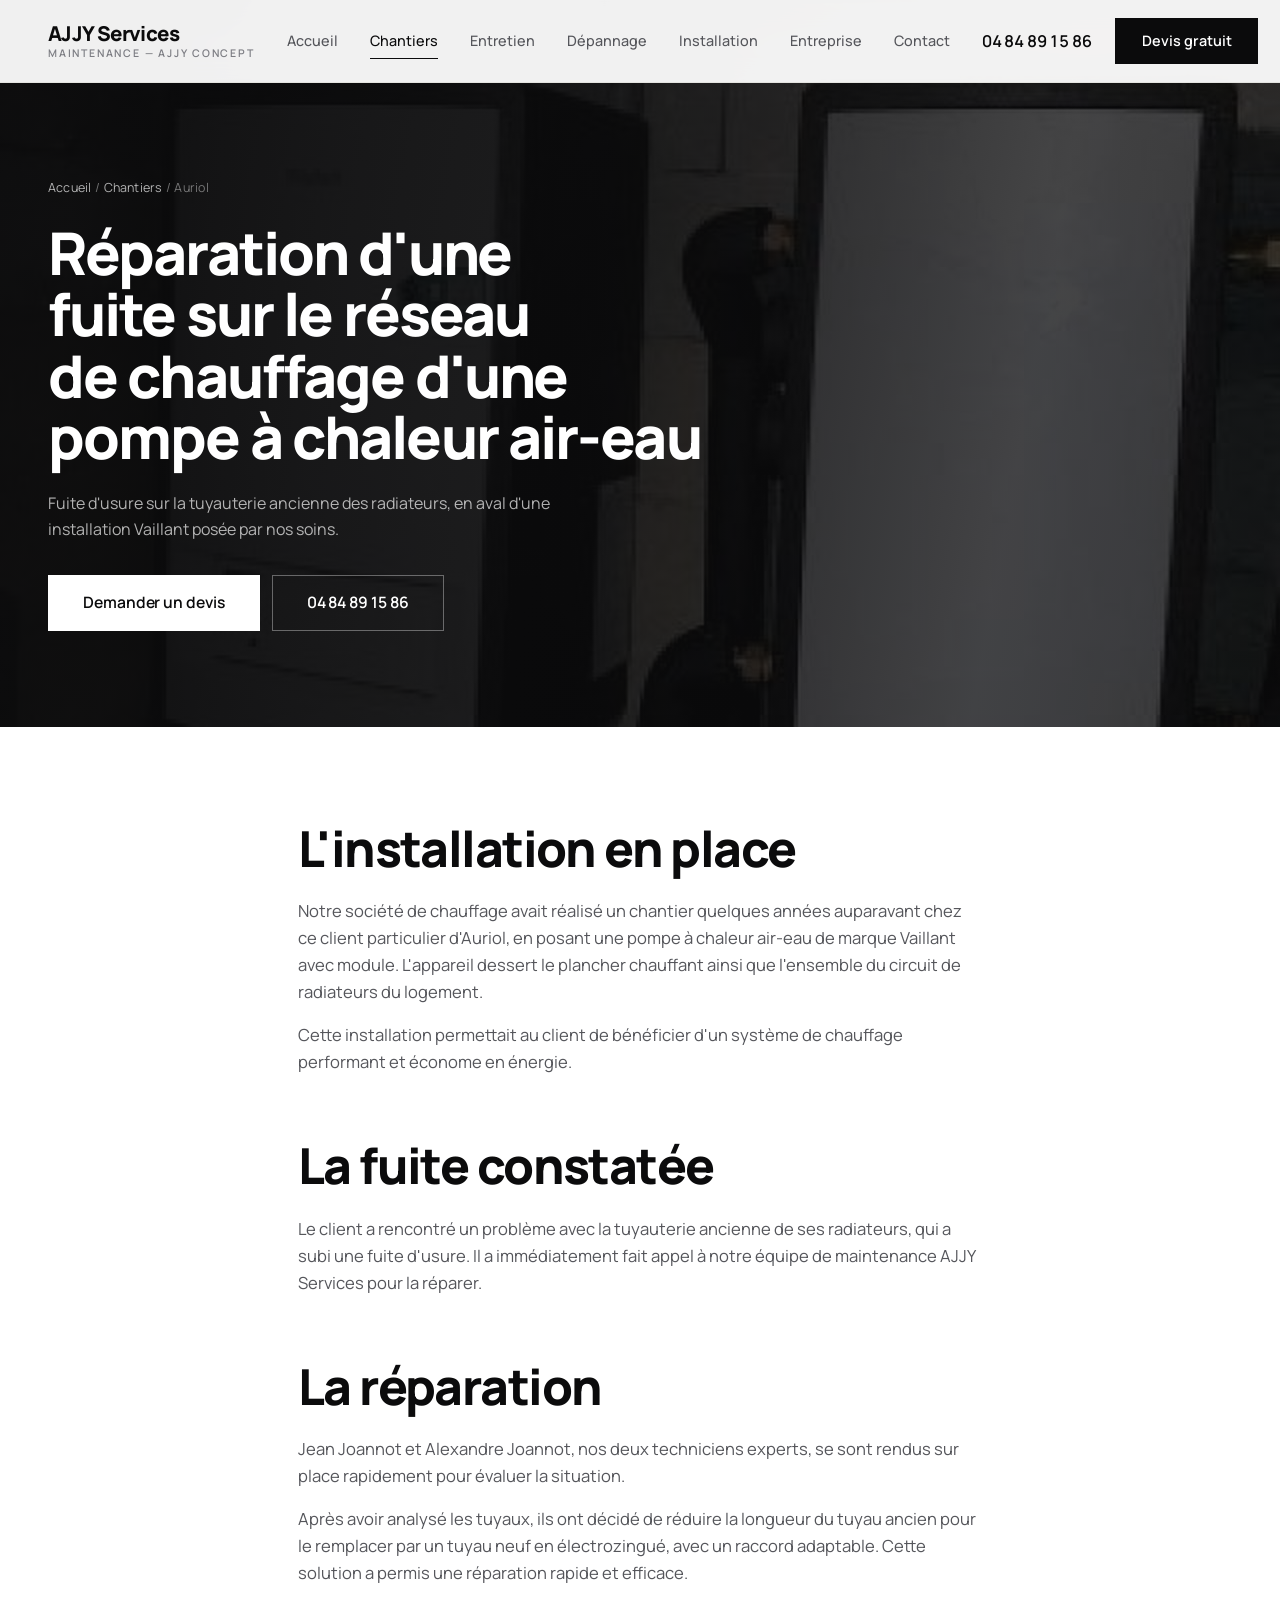
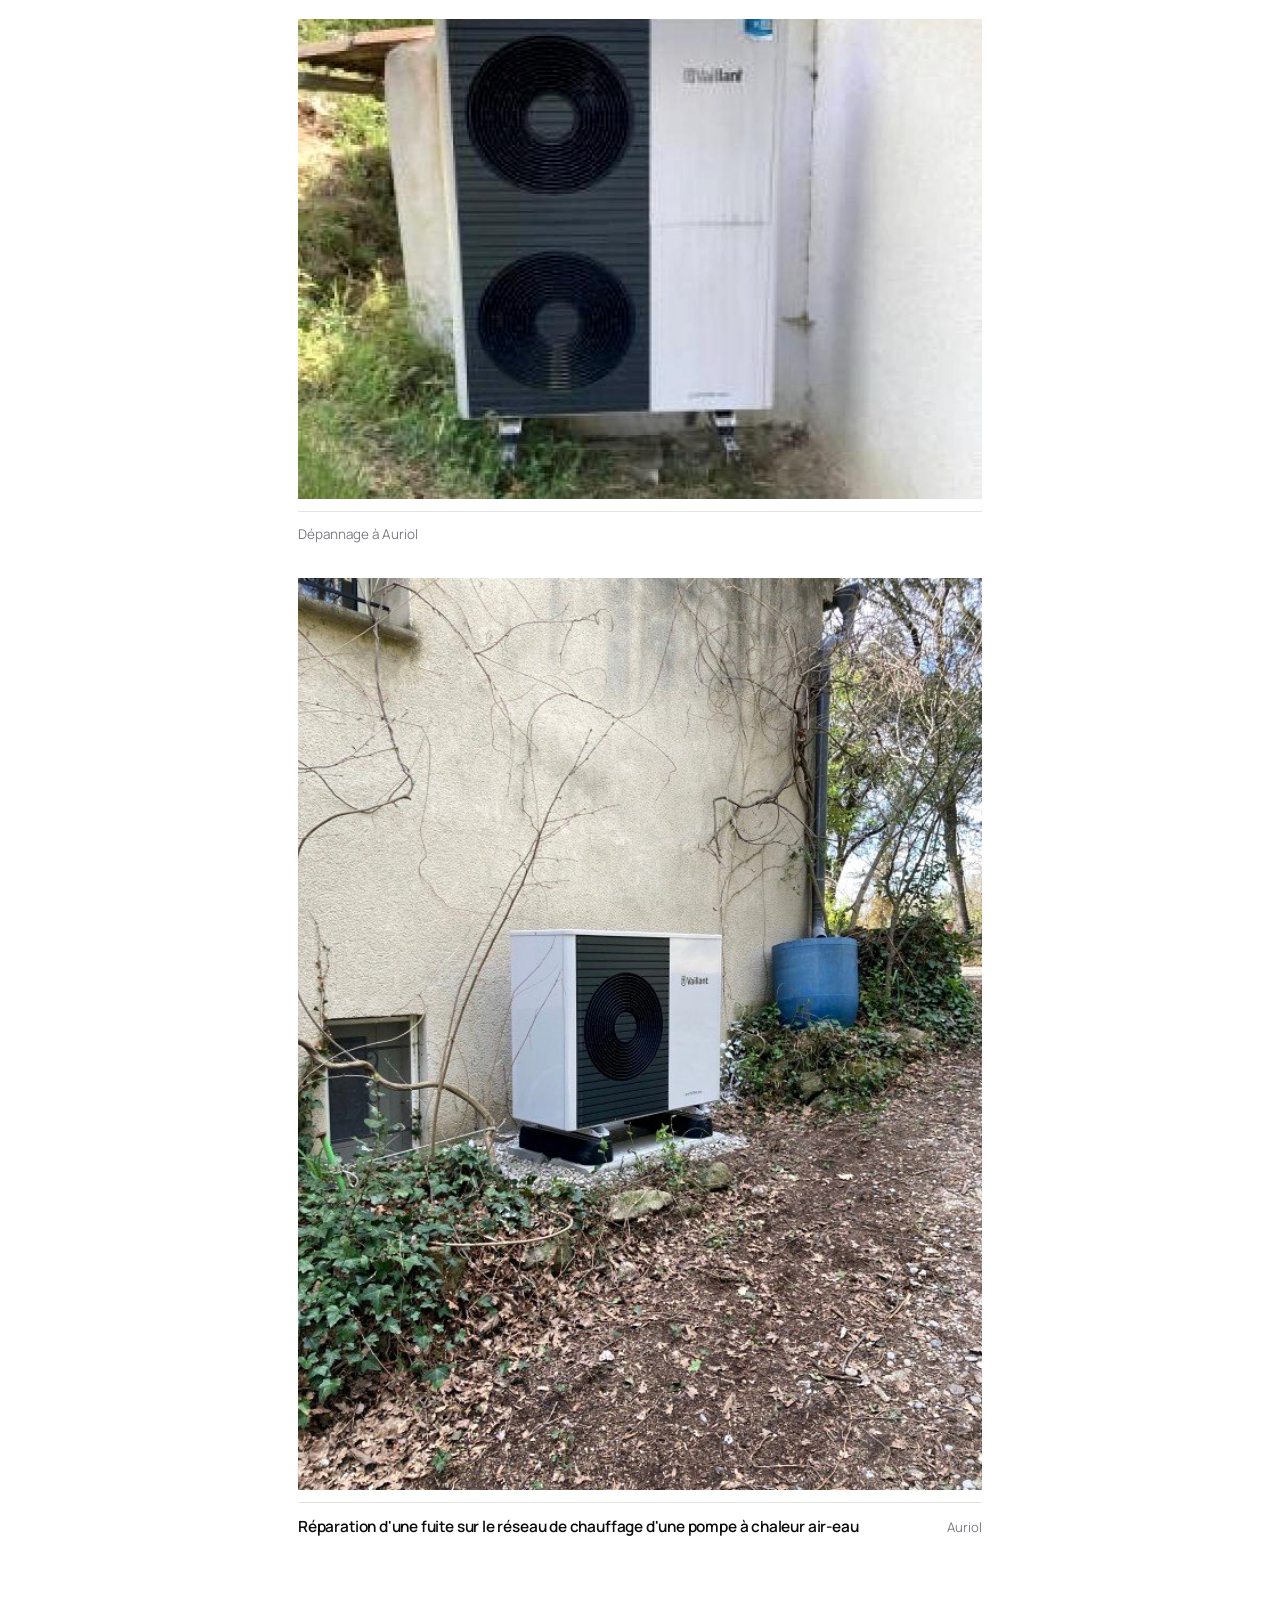
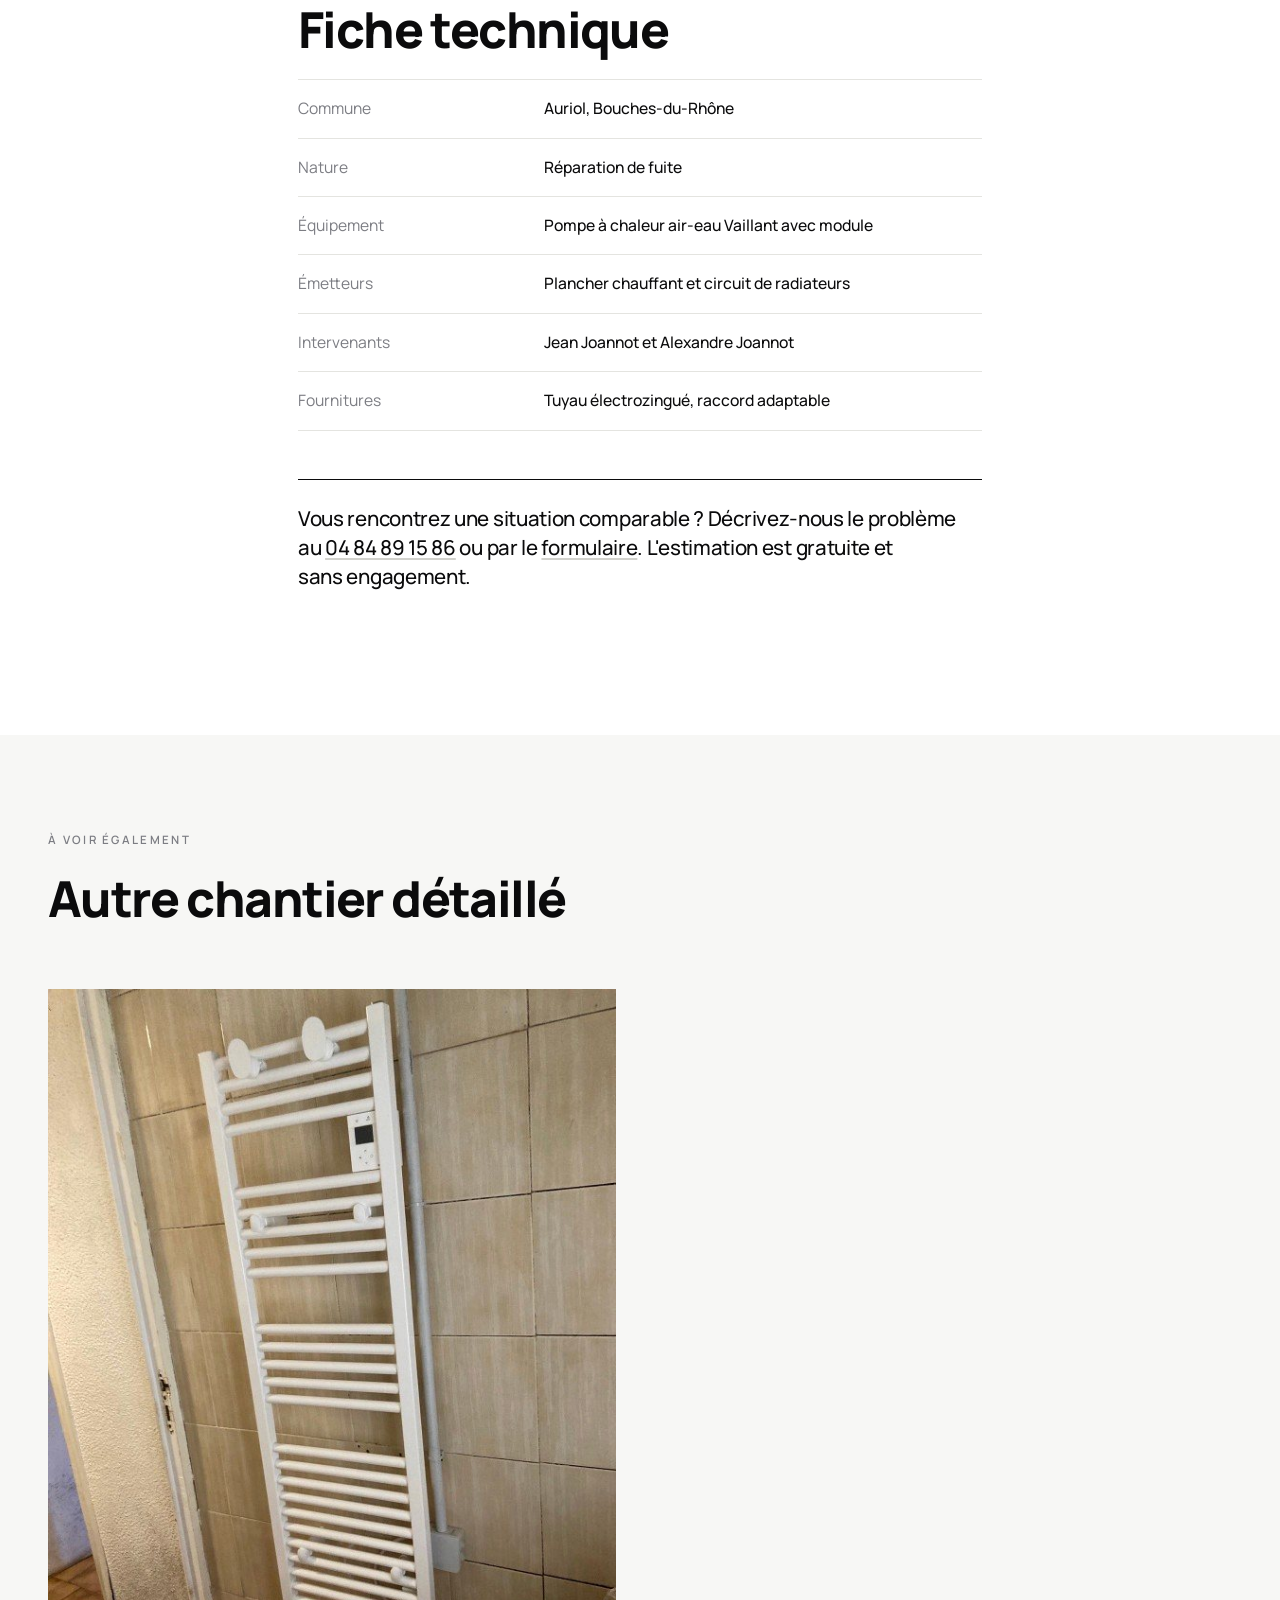
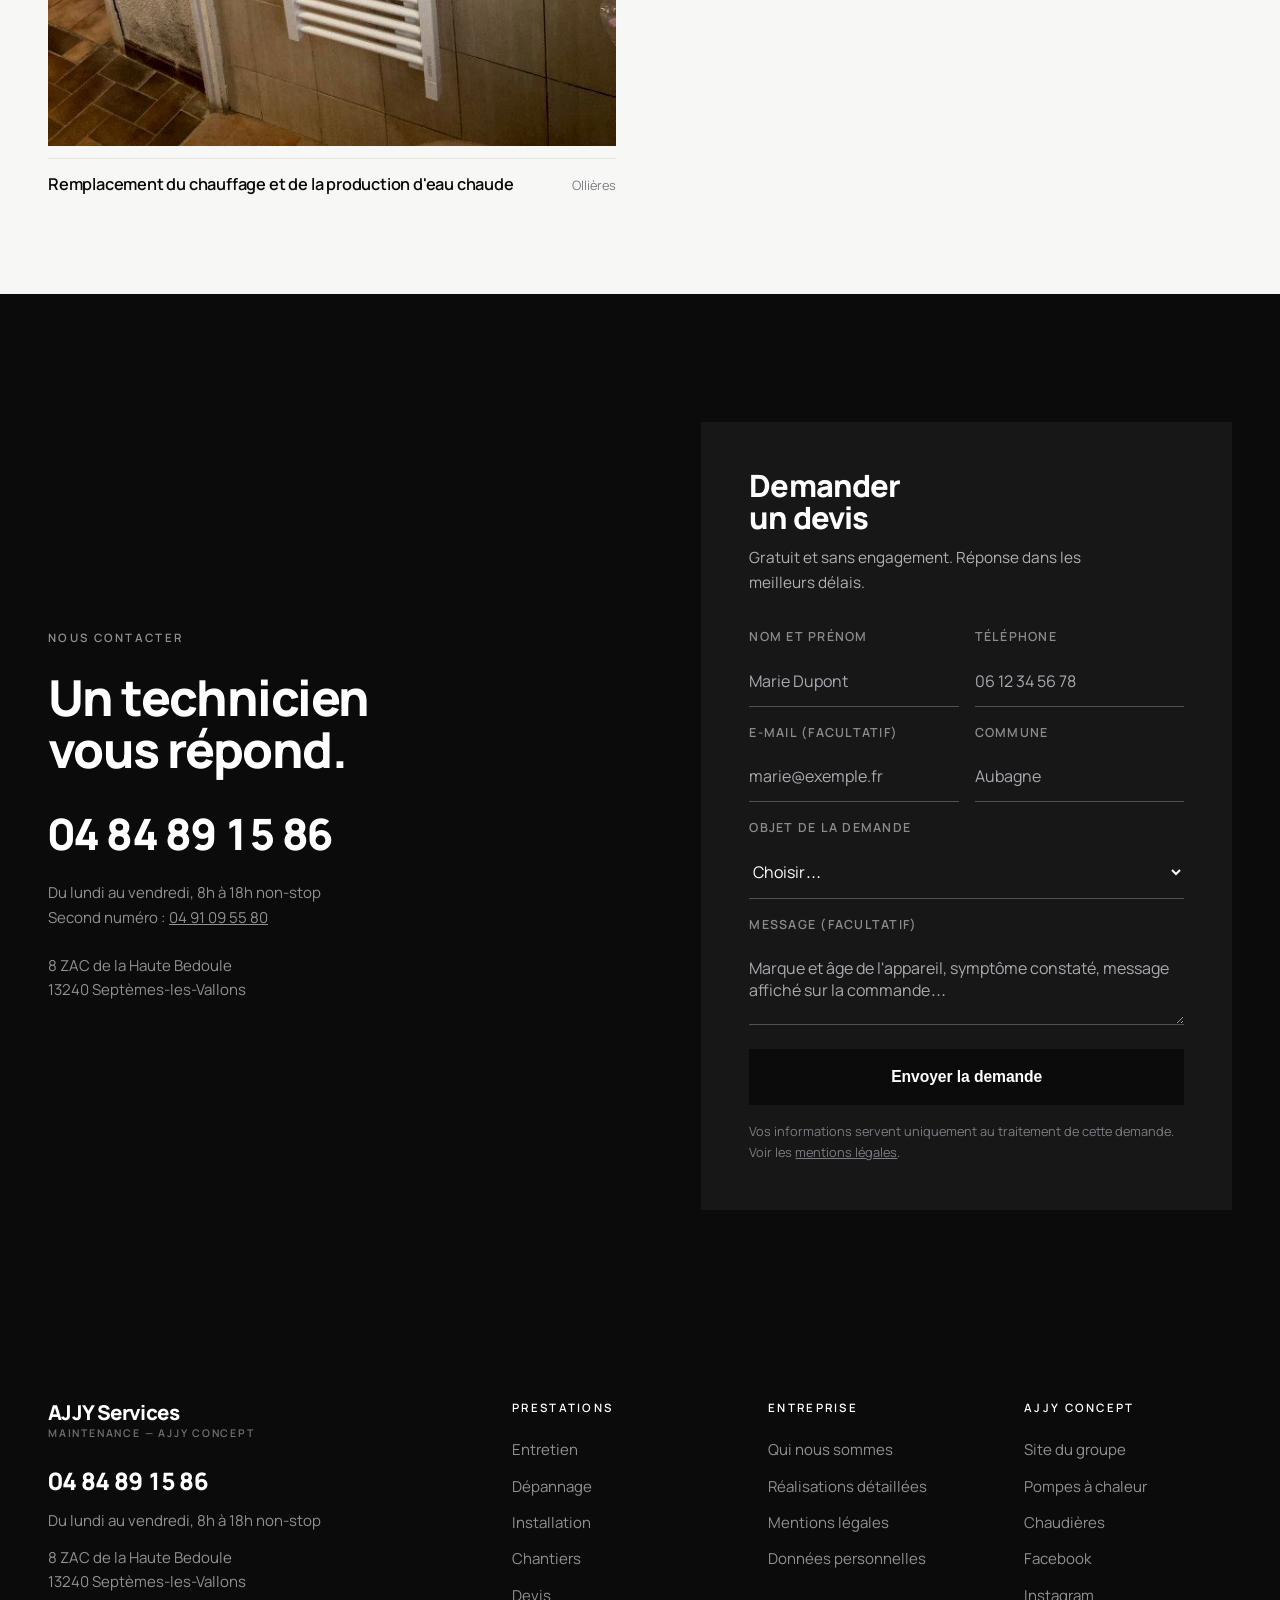
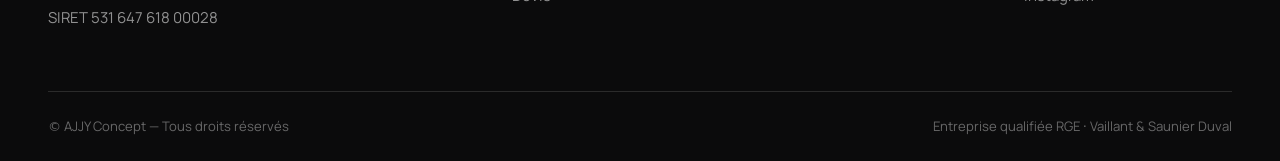
<file: realisation-auriol-fuite-reseau-chauffage.html>
<!DOCTYPE html>
<html lang="fr">
<head>
<meta charset="UTF-8">
<meta name="viewport" content="width=device-width,initial-scale=1">
<title>Réparation d'une fuite sur le réseau de chauffage d'une pompe à chaleur air-eau — Auriol | AJJY Services</title>
<meta name="description" content="Fuite d'usure sur la tuyauterie ancienne des radiateurs, en aval d'une installation Vaillant posée par nos soins.">
<link rel="canonical" href="https://www.ajjyconcept.com/realisation-auriol-fuite-reseau-chauffage.html">
<meta name="theme-color" content="#0B0B0C">
<meta name="robots" content="index,follow,max-image-preview:large,max-snippet:-1">
<meta name="geo.region" content="FR-PAC">
<meta property="og:type" content="website">
<meta property="og:site_name" content="AJJY Services">
<meta property="og:locale" content="fr_FR">
<meta property="og:title" content="Réparation d'une fuite sur le réseau de chauffage d'une pompe à chaleur air-eau — Auriol | AJJY Services">
<meta property="og:description" content="Fuite d'usure sur la tuyauterie ancienne des radiateurs, en aval d'une installation Vaillant posée par nos soins.">
<meta property="og:url" content="https://www.ajjyconcept.com/realisation-auriol-fuite-reseau-chauffage.html">
<meta property="og:image" content="https://www.ajjyconcept.com/images/20250313-pompe-a-chaleur-vaillant-600.jpg">
<meta property="og:image:width" content="600">
<meta property="og:image:height" content="800">
<meta name="twitter:card" content="summary_large_image">
<link rel="icon" href="images/favicon.svg" type="image/svg+xml">
<link rel="preload" as="font" type="font/woff2" href="fonts/Manrope-400.woff2" crossorigin>
<link rel="preload" as="font" type="font/woff2" href="fonts/Manrope-800.woff2" crossorigin>
<link rel="preload" as="image" href="images/zz-auriol-interieur-640.jpg" fetchpriority="high">
<script>document.documentElement.className="js"</script>
<link rel="stylesheet" href="style.css">
<script type="application/ld+json">{"@context":"https://schema.org","@graph":[{"@type":"HVACBusiness","@id":"https://www.ajjyconcept.com/#ajjyservices","name":"AJJY Services","parentOrganization":{"@type":"Organization","name":"AJJY Concept","url":"https://www.ajjyconcept.com/"},"description":"AJJY Services, équipe de maintenance d'AJJY Concept : entretien, dépannage et installation d'équipements de chauffage, de climatisation et de production d'eau chaude sanitaire dans les Bouches-du-Rhône.","url":"https://www.ajjyconcept.com/","telephone":"+33484891586","priceRange":"€€","address":{"@type":"PostalAddress","streetAddress":"8 ZAC de la Haute Bedoule","addressLocality":"Septèmes-les-Vallons","postalCode":"13240","addressRegion":"Provence-Alpes-Côte d'Azur","addressCountry":"FR"},"geo":{"@type":"GeoCoordinates","latitude":43.3986,"longitude":5.3689},"sameAs":["https://www.facebook.com/PompeAChaleurMarseille","https://www.instagram.com/ajjy_concept/"],"areaServed":{"@type":"AdministrativeArea","name":"Bouches-du-Rhône","identifier":"13"},"openingHoursSpecification":[{"@type":"OpeningHoursSpecification","dayOfWeek":["Monday","Tuesday","Wednesday","Thursday","Friday"],"opens":"08:00","closes":"18:00"}],"brand":[{"@type":"Brand","name":"Vaillant"},{"@type":"Brand","name":"Saunier Duval"}]},{"@type":"BreadcrumbList","itemListElement":[{"@type":"ListItem","position":1,"name":"Accueil","item":"https://www.ajjyconcept.com/"},{"@type":"ListItem","position":2,"name":"Chantiers","item":"https://www.ajjyconcept.com/chantiers.html"},{"@type":"ListItem","position":3,"name":"Auriol","item":"https://www.ajjyconcept.com/realisation-auriol-fuite-reseau-chauffage.html"}]},{"@type":"Article","headline":"Réparation d'une fuite sur le réseau de chauffage d'une pompe à chaleur air-eau","description":"Fuite d'usure sur la tuyauterie ancienne des radiateurs, en aval d'une installation Vaillant posée par nos soins.","inLanguage":"fr-FR","author":{"@id":"https://www.ajjyconcept.com/#ajjyservices"},"publisher":{"@id":"https://www.ajjyconcept.com/#ajjyservices"},"image":"https://www.ajjyconcept.com/images/zz-auriol-interieur-640.jpg","mainEntityOfPage":{"@type":"WebPage","@id":"https://www.ajjyconcept.com/realisation-auriol-fuite-reseau-chauffage.html"}}]}</script>
</head>
<body>
<a class="skip" href="#contenu">Aller au contenu</a>
<header class="hdr solid" id="hdr" data-over="0"><div class="hdr-in">
<a href="index.html" class="bd" aria-label="AJJY Services, accueil"><b>AJJY Services</b><span>Maintenance — AJJY Concept</span></a>
<nav class="nv" aria-label="Navigation principale"><a href="index.html">Accueil</a><a href="chantiers.html" class="on" aria-current="page">Chantiers</a><a href="entretien.html">Entretien</a><a href="depannage.html">Dépannage</a><a href="installation.html">Installation</a><a href="entreprise.html">Entreprise</a><a href="contact.html">Contact</a></nav>
<div class="hdr-r">
  <a class="tl" href="tel:0484891586">04 84 89 15 86</a>
  <a class="bt bt-dk" href="contact.html">Devis gratuit</a>
  <button class="bg" id="bg" aria-label="Ouvrir le menu" aria-expanded="false" aria-controls="mm">
  <svg width="26" height="26" viewBox="0 0 24 24" fill="none" stroke="currentColor" stroke-width="1.5" aria-hidden="true"><path d="M3 7h18M3 12h18M3 17h18"/></svg></button>
</div>
</div></header>
<div class="mm" id="mm" role="dialog" aria-modal="true" aria-label="Menu">
  <div class="mm-top"><span class="bd"><b>AJJY Services</b><span>Maintenance</span></span>
  <button class="mm-x" id="mx" aria-label="Fermer le menu">
  <svg width="28" height="28" viewBox="0 0 24 24" fill="none" stroke="currentColor" stroke-width="1.5" aria-hidden="true"><path d="M6 6l12 12M18 6 6 18"/></svg></button></div>
  <a class="ml" href="index.html">Accueil</a><a class="ml" href="chantiers.html" aria-current="page">Chantiers</a><a class="ml" href="entretien.html">Entretien</a><a class="ml" href="depannage.html">Dépannage</a><a class="ml" href="installation.html">Installation</a><a class="ml" href="entreprise.html">Entreprise</a><a class="ml" href="contact.html">Contact</a>
  <div class="mm-ft"><a class="tl" href="tel:0484891586">04 84 89 15 86</a>
  <a class="bt bt-lt bt-lg bt-fw" href="contact.html">Demander un devis</a></div>
</div>
<main id="contenu">

<section class="ph tall"><div class="ph-bg"><img src="images/zz-auriol-interieur-hd.jpg" srcset="images/zz-auriol-interieur-420.jpg 420w, images/zz-auriol-interieur-640.jpg 640w, images/zz-auriol-interieur-hd.jpg 1280w" sizes="100vw" alt="" width="1280" height="960" fetchpriority="high"></div><div class="w">
<nav class="bcr" aria-label="Fil d'Ariane"><a href="index.html">Accueil</a> <span aria-hidden="true">/</span> <a href="chantiers.html">Chantiers</a> <span aria-hidden="true">/</span> Auriol</nav>
<h1>Réparation d'une fuite sur le réseau de chauffage d'une pompe à chaleur air-eau</h1><p>Fuite d'usure sur la tuyauterie ancienne des radiateurs, en aval d'une installation Vaillant posée par nos soins.</p><div class="ph-ac"><a class="bt bt-lt bt-lg" href="contact.html">Demander un devis</a><a class="bt bt-lnw bt-lg" href="tel:0484891586">04 84 89 15 86</a></div>
</div></section>

<section class="sc"><div class="w wn tx">
<h2>L'installation en place</h2><p>Notre société de chauffage avait réalisé un chantier quelques années auparavant chez ce client particulier d'Auriol, en posant une pompe à chaleur air-eau de marque Vaillant avec module. L'appareil dessert le plancher chauffant ainsi que l'ensemble du circuit de radiateurs du logement.</p><p>Cette installation permettait au client de bénéficier d'un système de chauffage performant et économe en énergie.</p><h2>La fuite constatée</h2><p>Le client a rencontré un problème avec la tuyauterie ancienne de ses radiateurs, qui a subi une fuite d'usure. Il a immédiatement fait appel à notre équipe de maintenance AJJY Services pour la réparer.</p><h2>La réparation</h2><p>Jean Joannot et Alexandre Joannot, nos deux techniciens experts, se sont rendus sur place rapidement pour évaluer la situation.</p><p>Après avoir analysé les tuyaux, ils ont décidé de réduire la longueur du tuyau ancien pour le remplacer par un tuyau neuf en électrozingué, avec un raccord adaptable. Cette solution a permis une réparation rapide et efficace.</p>
<figure class="rv"><img src="images/zz-auriol-exterieure-640.jpg" srcset="images/zz-auriol-exterieure-420.jpg 420w, images/zz-auriol-exterieure-640.jpg 640w" sizes="(max-width:720px) 100vw, 780px" alt="Réparation d'une fuite sur le réseau de chauffage d'une pompe à chaleur air-eau" width="640" height="480" loading="lazy" decoding="async"><figcaption>Dépannage à Auriol</figcaption></figure>
<figure class="mw rv"><span class="fr"><img src="images/6cec7907-eec0-48c1-a201-ce0636c061-600.jpg" srcset="images/6cec7907-eec0-48c1-a201-ce0636c061-420.jpg 420w, images/6cec7907-eec0-48c1-a201-ce0636c061-600.jpg 600w" sizes="(max-width:720px) 100vw, 780px" alt="Réparation d'une fuite sur le réseau de chauffage d'une pompe à chaleur air-eau" width="600" height="800" loading="lazy" decoding="async"></span><figcaption><b>Réparation d'une fuite sur le réseau de chauffage d'une pompe à chaleur air-eau</b><span>Auriol</span></figcaption></figure>
<h2>Fiche technique</h2>
<table class="dt"><tbody><tr><td>Commune</td><td>Auriol, Bouches-du-Rhône</td></tr><tr><td>Nature</td><td>Réparation de fuite</td></tr><tr><td>Équipement</td><td>Pompe à chaleur air-eau Vaillant avec module</td></tr><tr><td>Émetteurs</td><td>Plancher chauffant et circuit de radiateurs</td></tr><tr><td>Intervenants</td><td>Jean Joannot et Alexandre Joannot</td></tr><tr><td>Fournitures</td><td>Tuyau électrozingué, raccord adaptable</td></tr></tbody></table>
<div class="qt"><p>Vous rencontrez une situation comparable ? Décrivez-nous le problème au <a href="tel:0484891586">04 84 89 15 86</a> ou par le <a href="contact.html">formulaire</a>. L'estimation est gratuite et sans engagement.</p></div>
</div></section>

<section class="sc sc-alt"><div class="w">
<div class="hd1 rv"><span class="kk">À voir également</span><h2>Autre chantier détaillé</h2></div>
<div class="duo"><figure class="rv"><a href="realisation-ollieres-renovation-chauffage-eau-chaude.html"><span class="fr"><img src="images/69ca5c57-244d-423f-ae9a-0364fee6ad-600.jpg" srcset="images/69ca5c57-244d-423f-ae9a-0364fee6ad-420.jpg 420w, images/69ca5c57-244d-423f-ae9a-0364fee6ad-600.jpg 600w" sizes="(max-width:720px) 100vw, 50vw" alt="Remplacement du chauffage et de la production d'eau chaude" width="600" height="800" loading="lazy" decoding="async"></span>
      <figcaption><b>Remplacement du chauffage et de la production d'eau chaude</b><span>Ollières</span></figcaption></a></figure></div>
</div></section>

<section class="sc-dk cta"><div class="w cta-in">
<div>
  <span class="kk kk-w">Nous contacter</span>
  <h2>Un technicien vous répond.</h2>
  <a class="tl-big" href="tel:0484891586">04 84 89 15 86</a>
  <p style="color:rgba(255,255,255,.55);font-size:.94rem">Du lundi au vendredi, 8h à 18h non-stop<br>Second numéro : <a href="tel:0491095580" style="text-decoration:underline">04 91 09 55 80</a></p>
  <p style="color:rgba(255,255,255,.55);font-size:.94rem;margin-top:var(--s5)">8 ZAC de la Haute Bedoule<br>13240 Septèmes-les-Vallons</p>
</div>
<div class="fm">
<h2>Demander un devis</h2><p class="sb">Gratuit et sans engagement. Réponse dans les meilleurs délais.</p>
<form id="ct-f" novalidate>
<div class="fr2">
<div class="fl"><label for="ct-n">Nom et prénom</label><input id="ct-n" type="text" name="nom" autocomplete="name" placeholder="Marie Dupont" required><span class="er">Champ obligatoire.</span></div>
<div class="fl"><label for="ct-t">Téléphone</label><input id="ct-t" type="tel" name="telephone" autocomplete="tel" inputmode="tel" placeholder="06 12 34 56 78" required><span class="er">Numéro à 10 chiffres.</span></div>
</div>
<div class="fr2">
<div class="fl"><label for="ct-e">E-mail (facultatif)</label><input id="ct-e" type="email" name="email" autocomplete="email" placeholder="marie@exemple.fr"></div>
<div class="fl"><label for="ct-c">Commune</label><input id="ct-c" type="text" name="commune" autocomplete="address-level2" placeholder="Aubagne" required><span class="er">Champ obligatoire.</span></div>
</div>
<div class="fl"><label for="ct-o">Objet de la demande</label><select id="ct-o" name="objet" required><option>Choisir…</option><option>Entretien annuel</option><option>Dépannage ou panne</option><option>Installation ou remplacement</option><option>Aides et financement</option><option>Autre demande</option></select><span class="er">Sélectionnez un objet.</span></div>
<div class="fl"><label for="ct-m">Message (facultatif)</label><textarea id="ct-m" name="message" placeholder="Marque et âge de l'appareil, symptôme constaté, message affiché sur la commande…"></textarea></div>
<input class="hp" type="text" name="_honey" tabindex="-1" autocomplete="off" aria-hidden="true">
<button type="submit" class="bt bt-dk bt-lg bt-fw">Envoyer la demande</button>
<p class="ms" role="status" aria-live="polite"></p>
<p class="rg">Vos informations servent uniquement au traitement de cette demande. Voir les <a href="mentions-legales.html#donnees" style="text-decoration:underline">mentions légales</a>.</p>
</form>
<div class="dn"><h3>Demande enregistrée</h3><p>Nous vous recontactons dans les meilleurs délais. Pour une panne en cours, appelez le <a href="tel:0484891586" style="text-decoration:underline"><b>04 84 89 15 86</b></a>.</p></div>
</div>
</div></section>

</main>
<footer class="ft"><div class="w">
<div class="ft-g">
<div>
  <span class="bd"><b>AJJY Services</b><span>Maintenance — AJJY Concept</span></span>
  <a class="tlf" href="tel:0484891586">04 84 89 15 86</a>
  <p>Du lundi au vendredi, 8h à 18h non-stop</p>
  <p>8 ZAC de la Haute Bedoule<br>13240 Septèmes-les-Vallons</p>
  <p>SIRET 531 647 618 00028</p>
</div>
<div><h4>Prestations</h4>
  <a href="entretien.html">Entretien</a>
  <a href="depannage.html">Dépannage</a>
  <a href="installation.html">Installation</a>
  <a href="chantiers.html">Chantiers</a>
  <a href="contact.html">Devis</a>
</div>
<div><h4>Entreprise</h4>
  <a href="entreprise.html">Qui nous sommes</a>
  <a href="realisations.html">Réalisations détaillées</a>
  <a href="mentions-legales.html">Mentions légales</a>
  <a href="mentions-legales.html#donnees">Données personnelles</a>
</div>
<div><h4>AJJY Concept</h4>
  <a href="https://www.ajjyconcept.com/" target="_blank" rel="noopener">Site du groupe</a>
  <a href="https://www.ajjyconcept.com/pompes-a-chaleur.php" target="_blank" rel="noopener">Pompes à chaleur</a>
  <a href="https://www.ajjyconcept.com/chaudieres.php" target="_blank" rel="noopener">Chaudières</a>
  <a href="https://www.facebook.com/PompeAChaleurMarseille" target="_blank" rel="noopener">Facebook</a>
  <a href="https://www.instagram.com/ajjy_concept/" target="_blank" rel="noopener">Instagram</a>
</div>
</div>
<div class="ft-b"><span>© AJJY Concept — Tous droits réservés</span>
<span>Entreprise qualifiée RGE · Vaillant &amp; Saunier Duval</span></div>
</div></footer>
<nav class="dock" aria-label="Contact rapide">
<a href="tel:0484891586">
  <svg width="18" height="18" viewBox="0 0 24 24" fill="none" stroke="currentColor" stroke-width="1.7" aria-hidden="true"><path d="M22 16.9v3a2 2 0 01-2.2 2 19.8 19.8 0 01-8.6-3.1 19.5 19.5 0 01-6-6A19.8 19.8 0 012.1 4.2 2 2 0 014.1 2h3a2 2 0 012 1.7c.1 1 .4 1.9.7 2.8a2 2 0 01-.5 2.1L8.1 9.9a16 16 0 006 6l1.3-1.2a2 2 0 012.1-.5c.9.3 1.8.6 2.8.7a2 2 0 011.7 2z"/></svg>
  Appeler</a>
<a href="contact.html">Devis gratuit</a>
</nav>
<script src="script.js" defer></script>
</body>
</html>
</file>
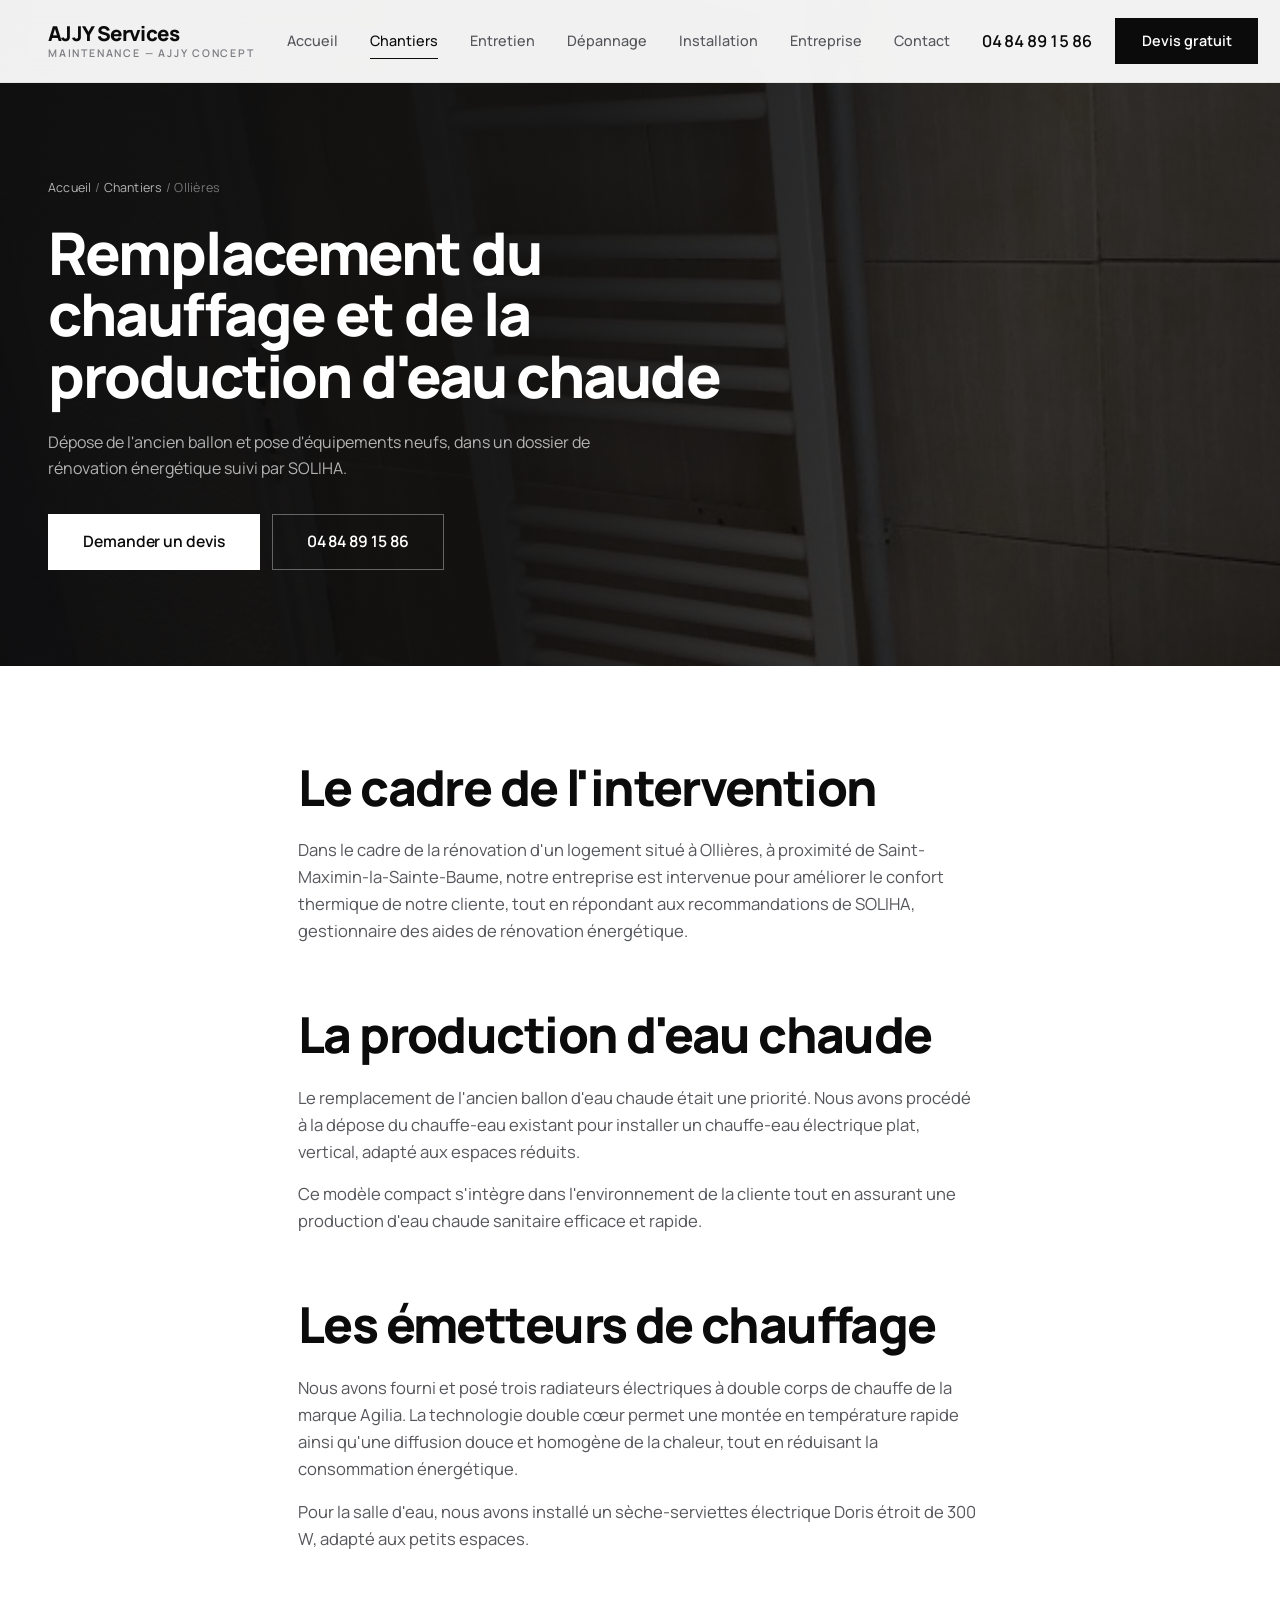
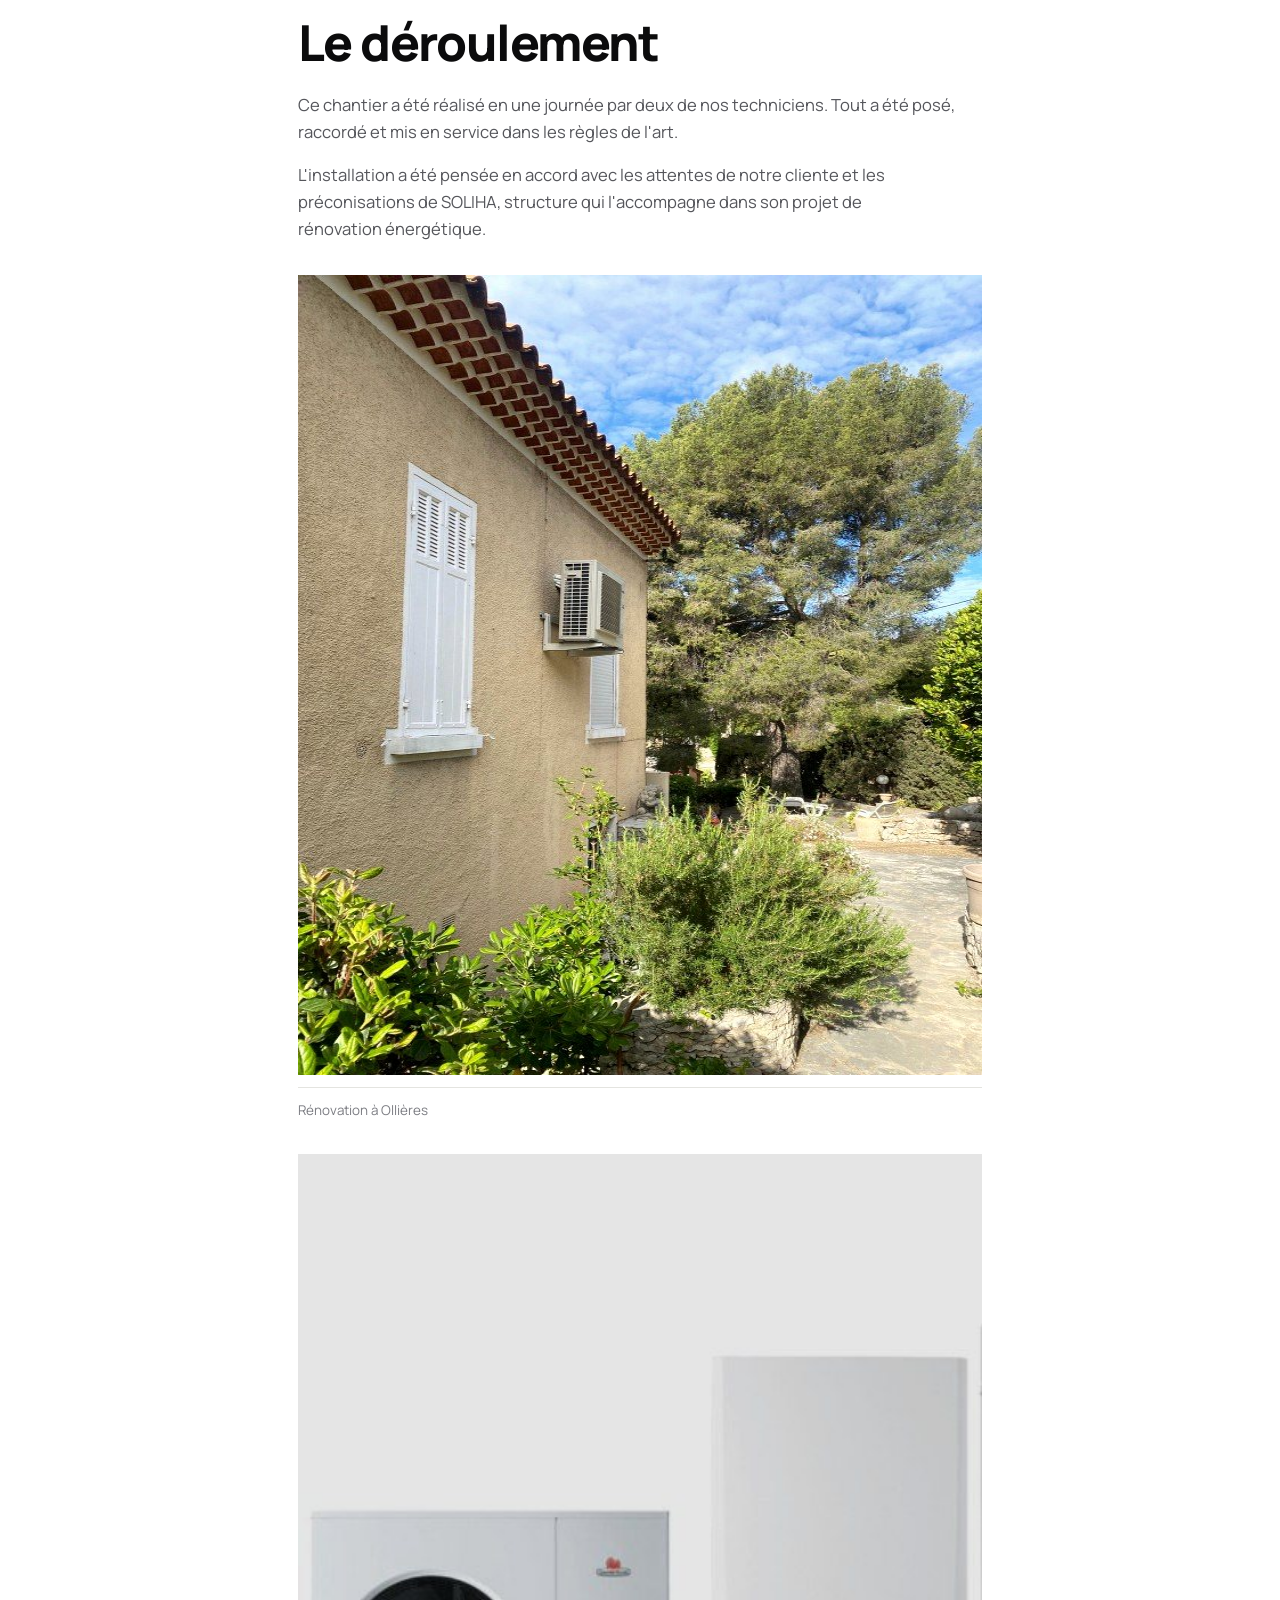
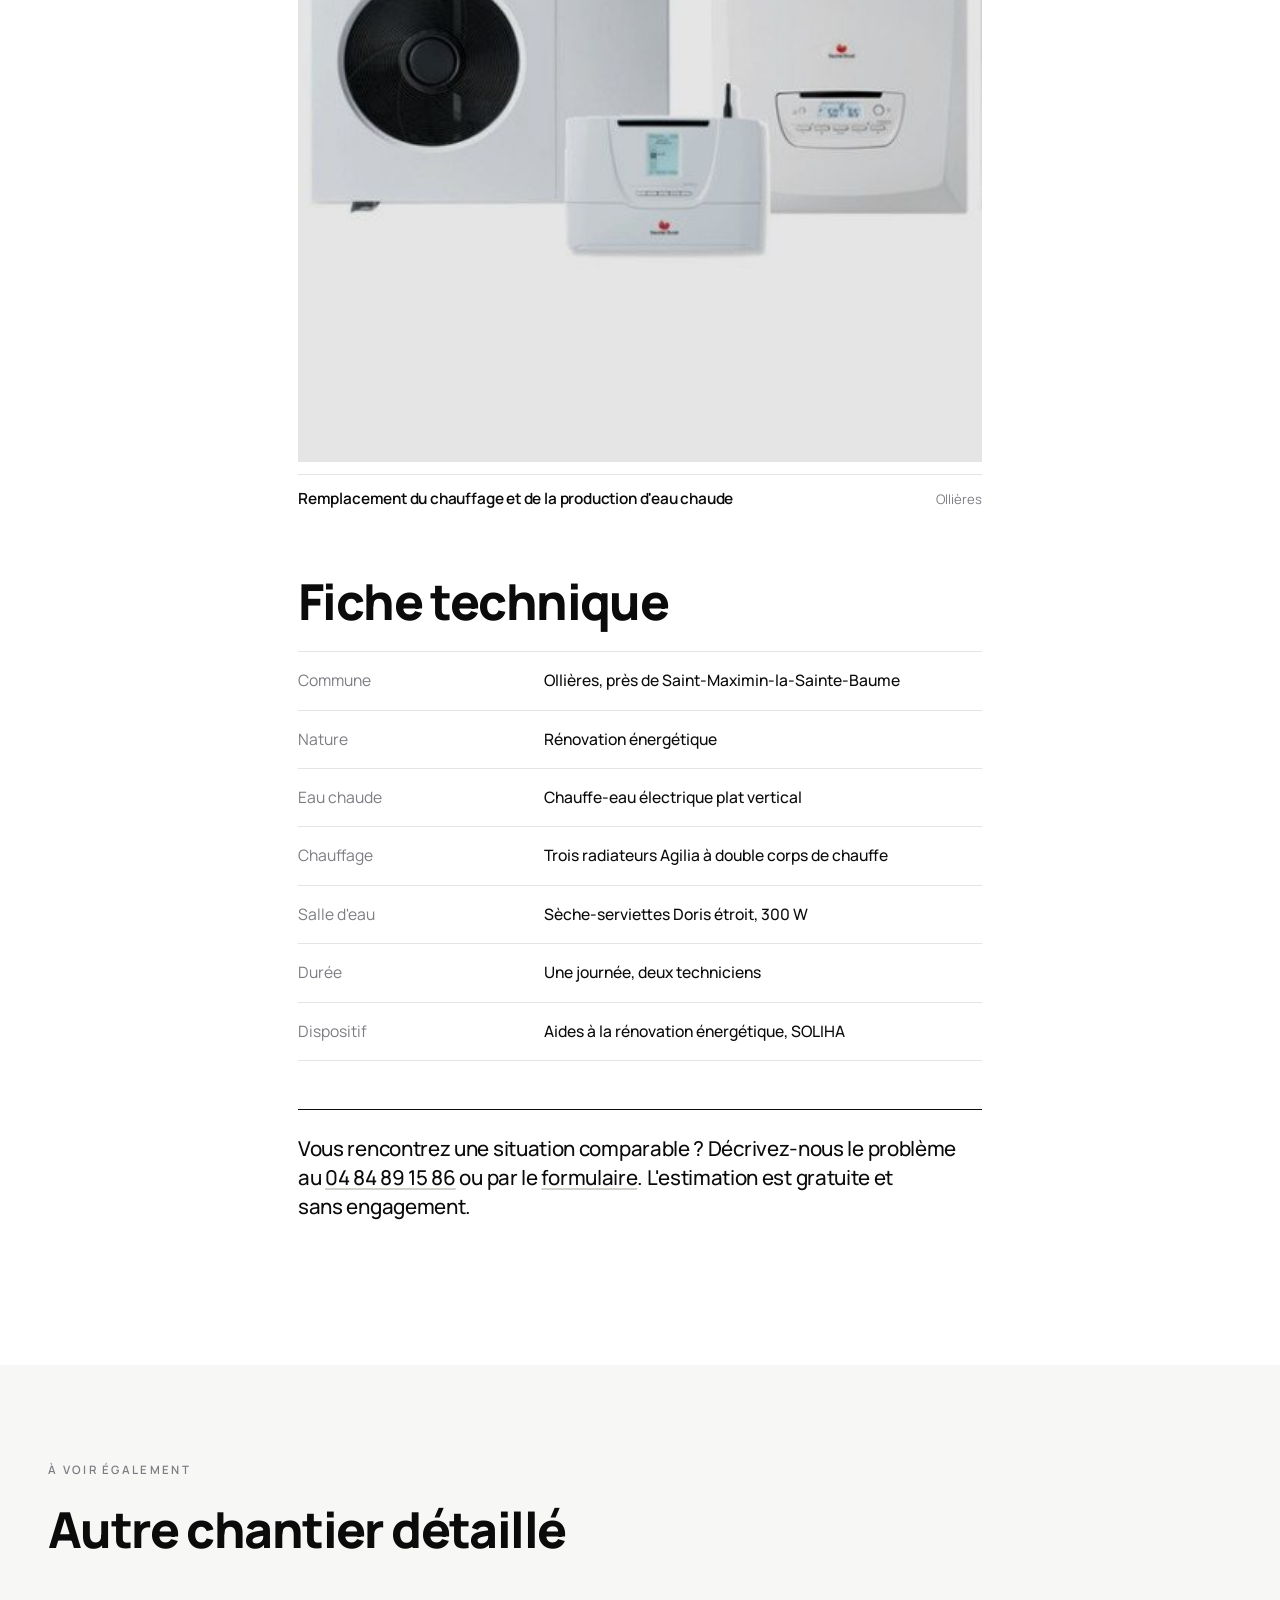
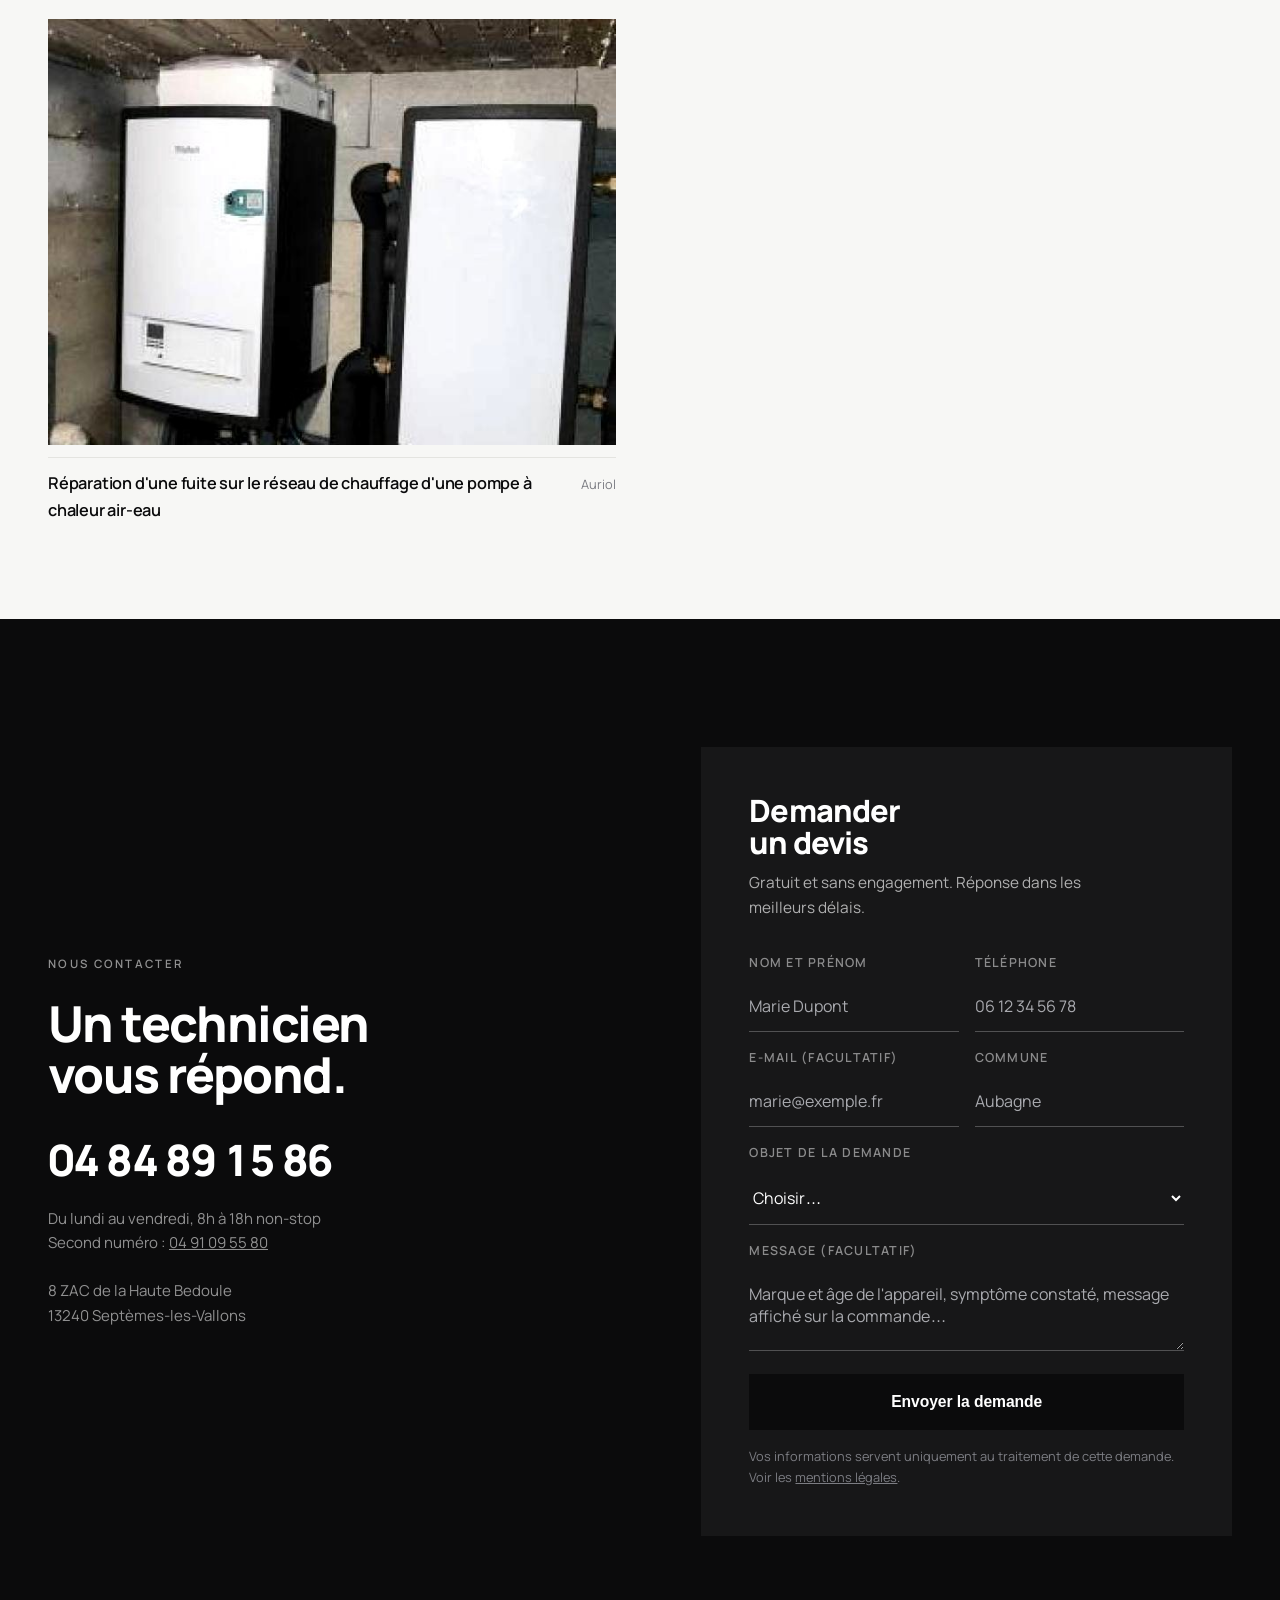
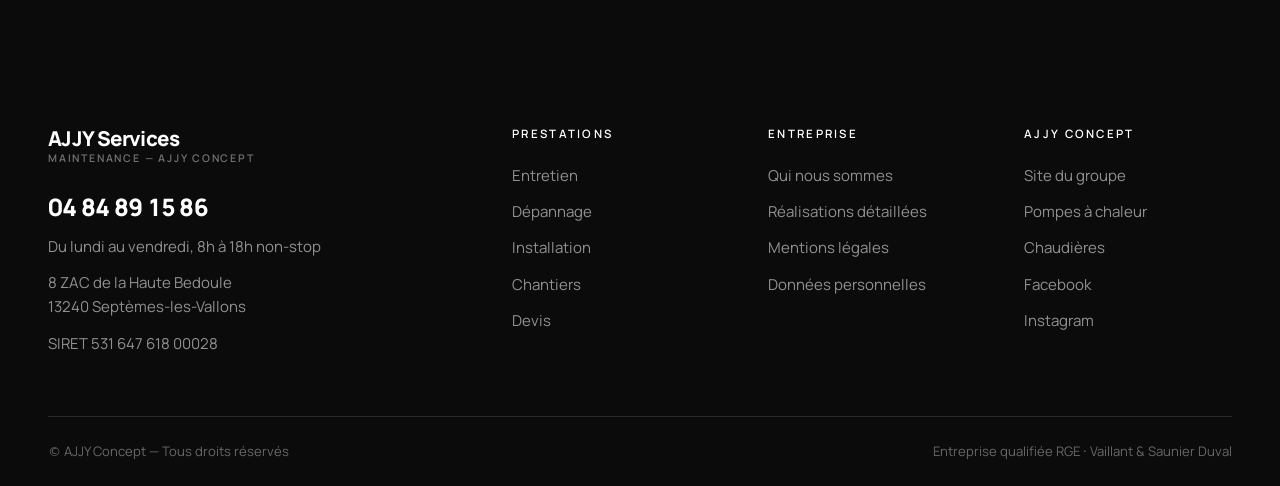
<file: realisation-ollieres-renovation-chauffage-eau-chaude.html>
<!DOCTYPE html>
<html lang="fr">
<head>
<meta charset="UTF-8">
<meta name="viewport" content="width=device-width,initial-scale=1">
<title>Remplacement du chauffage et de la production d'eau chaude — Ollières | AJJY Services</title>
<meta name="description" content="Dépose de l'ancien ballon et pose d'équipements neufs, dans un dossier de rénovation énergétique suivi par SOLIHA.">
<link rel="canonical" href="https://www.ajjyconcept.com/realisation-ollieres-renovation-chauffage-eau-chaude.html">
<meta name="theme-color" content="#0B0B0C">
<meta name="robots" content="index,follow,max-image-preview:large,max-snippet:-1">
<meta name="geo.region" content="FR-PAC">
<meta property="og:type" content="website">
<meta property="og:site_name" content="AJJY Services">
<meta property="og:locale" content="fr_FR">
<meta property="og:title" content="Remplacement du chauffage et de la production d'eau chaude — Ollières | AJJY Services">
<meta property="og:description" content="Dépose de l'ancien ballon et pose d'équipements neufs, dans un dossier de rénovation énergétique suivi par SOLIHA.">
<meta property="og:url" content="https://www.ajjyconcept.com/realisation-ollieres-renovation-chauffage-eau-chaude.html">
<meta property="og:image" content="https://www.ajjyconcept.com/images/20250313-pompe-a-chaleur-vaillant-600.jpg">
<meta property="og:image:width" content="600">
<meta property="og:image:height" content="800">
<meta name="twitter:card" content="summary_large_image">
<link rel="icon" href="images/favicon.svg" type="image/svg+xml">
<link rel="preload" as="font" type="font/woff2" href="fonts/Manrope-400.woff2" crossorigin>
<link rel="preload" as="font" type="font/woff2" href="fonts/Manrope-800.woff2" crossorigin>
<link rel="preload" as="image" href="images/69ca5c57-244d-423f-ae9a-0364fee6ad-600.jpg" fetchpriority="high">
<script>document.documentElement.className="js"</script>
<link rel="stylesheet" href="style.css">
<script type="application/ld+json">{"@context":"https://schema.org","@graph":[{"@type":"HVACBusiness","@id":"https://www.ajjyconcept.com/#ajjyservices","name":"AJJY Services","parentOrganization":{"@type":"Organization","name":"AJJY Concept","url":"https://www.ajjyconcept.com/"},"description":"AJJY Services, équipe de maintenance d'AJJY Concept : entretien, dépannage et installation d'équipements de chauffage, de climatisation et de production d'eau chaude sanitaire dans les Bouches-du-Rhône.","url":"https://www.ajjyconcept.com/","telephone":"+33484891586","priceRange":"€€","address":{"@type":"PostalAddress","streetAddress":"8 ZAC de la Haute Bedoule","addressLocality":"Septèmes-les-Vallons","postalCode":"13240","addressRegion":"Provence-Alpes-Côte d'Azur","addressCountry":"FR"},"geo":{"@type":"GeoCoordinates","latitude":43.3986,"longitude":5.3689},"sameAs":["https://www.facebook.com/PompeAChaleurMarseille","https://www.instagram.com/ajjy_concept/"],"areaServed":{"@type":"AdministrativeArea","name":"Bouches-du-Rhône","identifier":"13"},"openingHoursSpecification":[{"@type":"OpeningHoursSpecification","dayOfWeek":["Monday","Tuesday","Wednesday","Thursday","Friday"],"opens":"08:00","closes":"18:00"}],"brand":[{"@type":"Brand","name":"Vaillant"},{"@type":"Brand","name":"Saunier Duval"}]},{"@type":"BreadcrumbList","itemListElement":[{"@type":"ListItem","position":1,"name":"Accueil","item":"https://www.ajjyconcept.com/"},{"@type":"ListItem","position":2,"name":"Chantiers","item":"https://www.ajjyconcept.com/chantiers.html"},{"@type":"ListItem","position":3,"name":"Ollières","item":"https://www.ajjyconcept.com/realisation-ollieres-renovation-chauffage-eau-chaude.html"}]},{"@type":"Article","headline":"Remplacement du chauffage et de la production d'eau chaude","description":"Dépose de l'ancien ballon et pose d'équipements neufs, dans un dossier de rénovation énergétique suivi par SOLIHA.","inLanguage":"fr-FR","author":{"@id":"https://www.ajjyconcept.com/#ajjyservices"},"publisher":{"@id":"https://www.ajjyconcept.com/#ajjyservices"},"image":"https://www.ajjyconcept.com/images/69ca5c57-244d-423f-ae9a-0364fee6ad-600.jpg","mainEntityOfPage":{"@type":"WebPage","@id":"https://www.ajjyconcept.com/realisation-ollieres-renovation-chauffage-eau-chaude.html"}}]}</script>
</head>
<body>
<a class="skip" href="#contenu">Aller au contenu</a>
<header class="hdr solid" id="hdr" data-over="0"><div class="hdr-in">
<a href="index.html" class="bd" aria-label="AJJY Services, accueil"><b>AJJY Services</b><span>Maintenance — AJJY Concept</span></a>
<nav class="nv" aria-label="Navigation principale"><a href="index.html">Accueil</a><a href="chantiers.html" class="on" aria-current="page">Chantiers</a><a href="entretien.html">Entretien</a><a href="depannage.html">Dépannage</a><a href="installation.html">Installation</a><a href="entreprise.html">Entreprise</a><a href="contact.html">Contact</a></nav>
<div class="hdr-r">
  <a class="tl" href="tel:0484891586">04 84 89 15 86</a>
  <a class="bt bt-dk" href="contact.html">Devis gratuit</a>
  <button class="bg" id="bg" aria-label="Ouvrir le menu" aria-expanded="false" aria-controls="mm">
  <svg width="26" height="26" viewBox="0 0 24 24" fill="none" stroke="currentColor" stroke-width="1.5" aria-hidden="true"><path d="M3 7h18M3 12h18M3 17h18"/></svg></button>
</div>
</div></header>
<div class="mm" id="mm" role="dialog" aria-modal="true" aria-label="Menu">
  <div class="mm-top"><span class="bd"><b>AJJY Services</b><span>Maintenance</span></span>
  <button class="mm-x" id="mx" aria-label="Fermer le menu">
  <svg width="28" height="28" viewBox="0 0 24 24" fill="none" stroke="currentColor" stroke-width="1.5" aria-hidden="true"><path d="M6 6l12 12M18 6 6 18"/></svg></button></div>
  <a class="ml" href="index.html">Accueil</a><a class="ml" href="chantiers.html" aria-current="page">Chantiers</a><a class="ml" href="entretien.html">Entretien</a><a class="ml" href="depannage.html">Dépannage</a><a class="ml" href="installation.html">Installation</a><a class="ml" href="entreprise.html">Entreprise</a><a class="ml" href="contact.html">Contact</a>
  <div class="mm-ft"><a class="tl" href="tel:0484891586">04 84 89 15 86</a>
  <a class="bt bt-lt bt-lg bt-fw" href="contact.html">Demander un devis</a></div>
</div>
<main id="contenu">

<section class="ph tall"><div class="ph-bg"><img src="images/69ca5c57-244d-423f-ae9a-0364fee6ad-600.jpg" srcset="images/69ca5c57-244d-423f-ae9a-0364fee6ad-420.jpg 420w, images/69ca5c57-244d-423f-ae9a-0364fee6ad-600.jpg 600w" sizes="100vw" alt="" width="600" height="800" fetchpriority="high"></div><div class="w">
<nav class="bcr" aria-label="Fil d'Ariane"><a href="index.html">Accueil</a> <span aria-hidden="true">/</span> <a href="chantiers.html">Chantiers</a> <span aria-hidden="true">/</span> Ollières</nav>
<h1>Remplacement du chauffage et de la production d'eau chaude</h1><p>Dépose de l'ancien ballon et pose d'équipements neufs, dans un dossier de rénovation énergétique suivi par SOLIHA.</p><div class="ph-ac"><a class="bt bt-lt bt-lg" href="contact.html">Demander un devis</a><a class="bt bt-lnw bt-lg" href="tel:0484891586">04 84 89 15 86</a></div>
</div></section>

<section class="sc"><div class="w wn tx">
<h2>Le cadre de l'intervention</h2><p>Dans le cadre de la rénovation d'un logement situé à Ollières, à proximité de Saint-Maximin-la-Sainte-Baume, notre entreprise est intervenue pour améliorer le confort thermique de notre cliente, tout en répondant aux recommandations de SOLIHA, gestionnaire des aides de rénovation énergétique.</p><h2>La production d'eau chaude</h2><p>Le remplacement de l'ancien ballon d'eau chaude était une priorité. Nous avons procédé à la dépose du chauffe-eau existant pour installer un chauffe-eau électrique plat, vertical, adapté aux espaces réduits.</p><p>Ce modèle compact s'intègre dans l'environnement de la cliente tout en assurant une production d'eau chaude sanitaire efficace et rapide.</p><h2>Les émetteurs de chauffage</h2><p>Nous avons fourni et posé trois radiateurs électriques à double corps de chauffe de la marque Agilia. La technologie double cœur permet une montée en température rapide ainsi qu'une diffusion douce et homogène de la chaleur, tout en réduisant la consommation énergétique.</p><p>Pour la salle d'eau, nous avons installé un sèche-serviettes électrique Doris étroit de 300 W, adapté aux petits espaces.</p><h2>Le déroulement</h2><p>Ce chantier a été réalisé en une journée par deux de nos techniciens. Tout a été posé, raccordé et mis en service dans les règles de l'art.</p><p>L'installation a été pensée en accord avec les attentes de notre cliente et les préconisations de SOLIHA, structure qui l'accompagne dans son projet de rénovation énergétique.</p>
<figure class="rv"><img src="images/img-1696-600.jpg" srcset="images/img-1696-420.jpg 420w, images/img-1696-600.jpg 600w" sizes="(max-width:720px) 100vw, 780px" alt="Remplacement du chauffage et de la production d'eau chaude" width="600" height="800" loading="lazy" decoding="async"><figcaption>Rénovation à Ollières</figcaption></figure>
<figure class="mw rv"><span class="fr"><img src="images/chaudiere-2-1-452.jpg" srcset="images/chaudiere-2-1-420.jpg 420w, images/chaudiere-2-1-452.jpg 452w" sizes="(max-width:720px) 100vw, 780px" alt="Remplacement du chauffage et de la production d'eau chaude" width="452" height="600" loading="lazy" decoding="async"></span><figcaption><b>Remplacement du chauffage et de la production d'eau chaude</b><span>Ollières</span></figcaption></figure>
<h2>Fiche technique</h2>
<table class="dt"><tbody><tr><td>Commune</td><td>Ollières, près de Saint-Maximin-la-Sainte-Baume</td></tr><tr><td>Nature</td><td>Rénovation énergétique</td></tr><tr><td>Eau chaude</td><td>Chauffe-eau électrique plat vertical</td></tr><tr><td>Chauffage</td><td>Trois radiateurs Agilia à double corps de chauffe</td></tr><tr><td>Salle d'eau</td><td>Sèche-serviettes Doris étroit, 300 W</td></tr><tr><td>Durée</td><td>Une journée, deux techniciens</td></tr><tr><td>Dispositif</td><td>Aides à la rénovation énergétique, SOLIHA</td></tr></tbody></table>
<div class="qt"><p>Vous rencontrez une situation comparable ? Décrivez-nous le problème au <a href="tel:0484891586">04 84 89 15 86</a> ou par le <a href="contact.html">formulaire</a>. L'estimation est gratuite et sans engagement.</p></div>
</div></section>

<section class="sc sc-alt"><div class="w">
<div class="hd1 rv"><span class="kk">À voir également</span><h2>Autre chantier détaillé</h2></div>
<div class="duo"><figure class="rv"><a href="realisation-auriol-fuite-reseau-chauffage.html"><span class="fr"><img src="images/zz-auriol-interieur-640.jpg" srcset="images/zz-auriol-interieur-420.jpg 420w, images/zz-auriol-interieur-640.jpg 640w" sizes="(max-width:720px) 100vw, 50vw" alt="Réparation d'une fuite sur le réseau de chauffage d'une pompe à chaleur air-eau" width="640" height="480" loading="lazy" decoding="async"></span>
      <figcaption><b>Réparation d'une fuite sur le réseau de chauffage d'une pompe à chaleur air-eau</b><span>Auriol</span></figcaption></a></figure></div>
</div></section>

<section class="sc-dk cta"><div class="w cta-in">
<div>
  <span class="kk kk-w">Nous contacter</span>
  <h2>Un technicien vous répond.</h2>
  <a class="tl-big" href="tel:0484891586">04 84 89 15 86</a>
  <p style="color:rgba(255,255,255,.55);font-size:.94rem">Du lundi au vendredi, 8h à 18h non-stop<br>Second numéro : <a href="tel:0491095580" style="text-decoration:underline">04 91 09 55 80</a></p>
  <p style="color:rgba(255,255,255,.55);font-size:.94rem;margin-top:var(--s5)">8 ZAC de la Haute Bedoule<br>13240 Septèmes-les-Vallons</p>
</div>
<div class="fm">
<h2>Demander un devis</h2><p class="sb">Gratuit et sans engagement. Réponse dans les meilleurs délais.</p>
<form id="ct-f" novalidate>
<div class="fr2">
<div class="fl"><label for="ct-n">Nom et prénom</label><input id="ct-n" type="text" name="nom" autocomplete="name" placeholder="Marie Dupont" required><span class="er">Champ obligatoire.</span></div>
<div class="fl"><label for="ct-t">Téléphone</label><input id="ct-t" type="tel" name="telephone" autocomplete="tel" inputmode="tel" placeholder="06 12 34 56 78" required><span class="er">Numéro à 10 chiffres.</span></div>
</div>
<div class="fr2">
<div class="fl"><label for="ct-e">E-mail (facultatif)</label><input id="ct-e" type="email" name="email" autocomplete="email" placeholder="marie@exemple.fr"></div>
<div class="fl"><label for="ct-c">Commune</label><input id="ct-c" type="text" name="commune" autocomplete="address-level2" placeholder="Aubagne" required><span class="er">Champ obligatoire.</span></div>
</div>
<div class="fl"><label for="ct-o">Objet de la demande</label><select id="ct-o" name="objet" required><option>Choisir…</option><option>Entretien annuel</option><option>Dépannage ou panne</option><option>Installation ou remplacement</option><option>Aides et financement</option><option>Autre demande</option></select><span class="er">Sélectionnez un objet.</span></div>
<div class="fl"><label for="ct-m">Message (facultatif)</label><textarea id="ct-m" name="message" placeholder="Marque et âge de l'appareil, symptôme constaté, message affiché sur la commande…"></textarea></div>
<input class="hp" type="text" name="_honey" tabindex="-1" autocomplete="off" aria-hidden="true">
<button type="submit" class="bt bt-dk bt-lg bt-fw">Envoyer la demande</button>
<p class="ms" role="status" aria-live="polite"></p>
<p class="rg">Vos informations servent uniquement au traitement de cette demande. Voir les <a href="mentions-legales.html#donnees" style="text-decoration:underline">mentions légales</a>.</p>
</form>
<div class="dn"><h3>Demande enregistrée</h3><p>Nous vous recontactons dans les meilleurs délais. Pour une panne en cours, appelez le <a href="tel:0484891586" style="text-decoration:underline"><b>04 84 89 15 86</b></a>.</p></div>
</div>
</div></section>

</main>
<footer class="ft"><div class="w">
<div class="ft-g">
<div>
  <span class="bd"><b>AJJY Services</b><span>Maintenance — AJJY Concept</span></span>
  <a class="tlf" href="tel:0484891586">04 84 89 15 86</a>
  <p>Du lundi au vendredi, 8h à 18h non-stop</p>
  <p>8 ZAC de la Haute Bedoule<br>13240 Septèmes-les-Vallons</p>
  <p>SIRET 531 647 618 00028</p>
</div>
<div><h4>Prestations</h4>
  <a href="entretien.html">Entretien</a>
  <a href="depannage.html">Dépannage</a>
  <a href="installation.html">Installation</a>
  <a href="chantiers.html">Chantiers</a>
  <a href="contact.html">Devis</a>
</div>
<div><h4>Entreprise</h4>
  <a href="entreprise.html">Qui nous sommes</a>
  <a href="realisations.html">Réalisations détaillées</a>
  <a href="mentions-legales.html">Mentions légales</a>
  <a href="mentions-legales.html#donnees">Données personnelles</a>
</div>
<div><h4>AJJY Concept</h4>
  <a href="https://www.ajjyconcept.com/" target="_blank" rel="noopener">Site du groupe</a>
  <a href="https://www.ajjyconcept.com/pompes-a-chaleur.php" target="_blank" rel="noopener">Pompes à chaleur</a>
  <a href="https://www.ajjyconcept.com/chaudieres.php" target="_blank" rel="noopener">Chaudières</a>
  <a href="https://www.facebook.com/PompeAChaleurMarseille" target="_blank" rel="noopener">Facebook</a>
  <a href="https://www.instagram.com/ajjy_concept/" target="_blank" rel="noopener">Instagram</a>
</div>
</div>
<div class="ft-b"><span>© AJJY Concept — Tous droits réservés</span>
<span>Entreprise qualifiée RGE · Vaillant &amp; Saunier Duval</span></div>
</div></footer>
<nav class="dock" aria-label="Contact rapide">
<a href="tel:0484891586">
  <svg width="18" height="18" viewBox="0 0 24 24" fill="none" stroke="currentColor" stroke-width="1.7" aria-hidden="true"><path d="M22 16.9v3a2 2 0 01-2.2 2 19.8 19.8 0 01-8.6-3.1 19.5 19.5 0 01-6-6A19.8 19.8 0 012.1 4.2 2 2 0 014.1 2h3a2 2 0 012 1.7c.1 1 .4 1.9.7 2.8a2 2 0 01-.5 2.1L8.1 9.9a16 16 0 006 6l1.3-1.2a2 2 0 012.1-.5c.9.3 1.8.6 2.8.7a2 2 0 011.7 2z"/></svg>
  Appeler</a>
<a href="contact.html">Devis gratuit</a>
</nav>
<script src="script.js" defer></script>
</body>
</html>
</file>
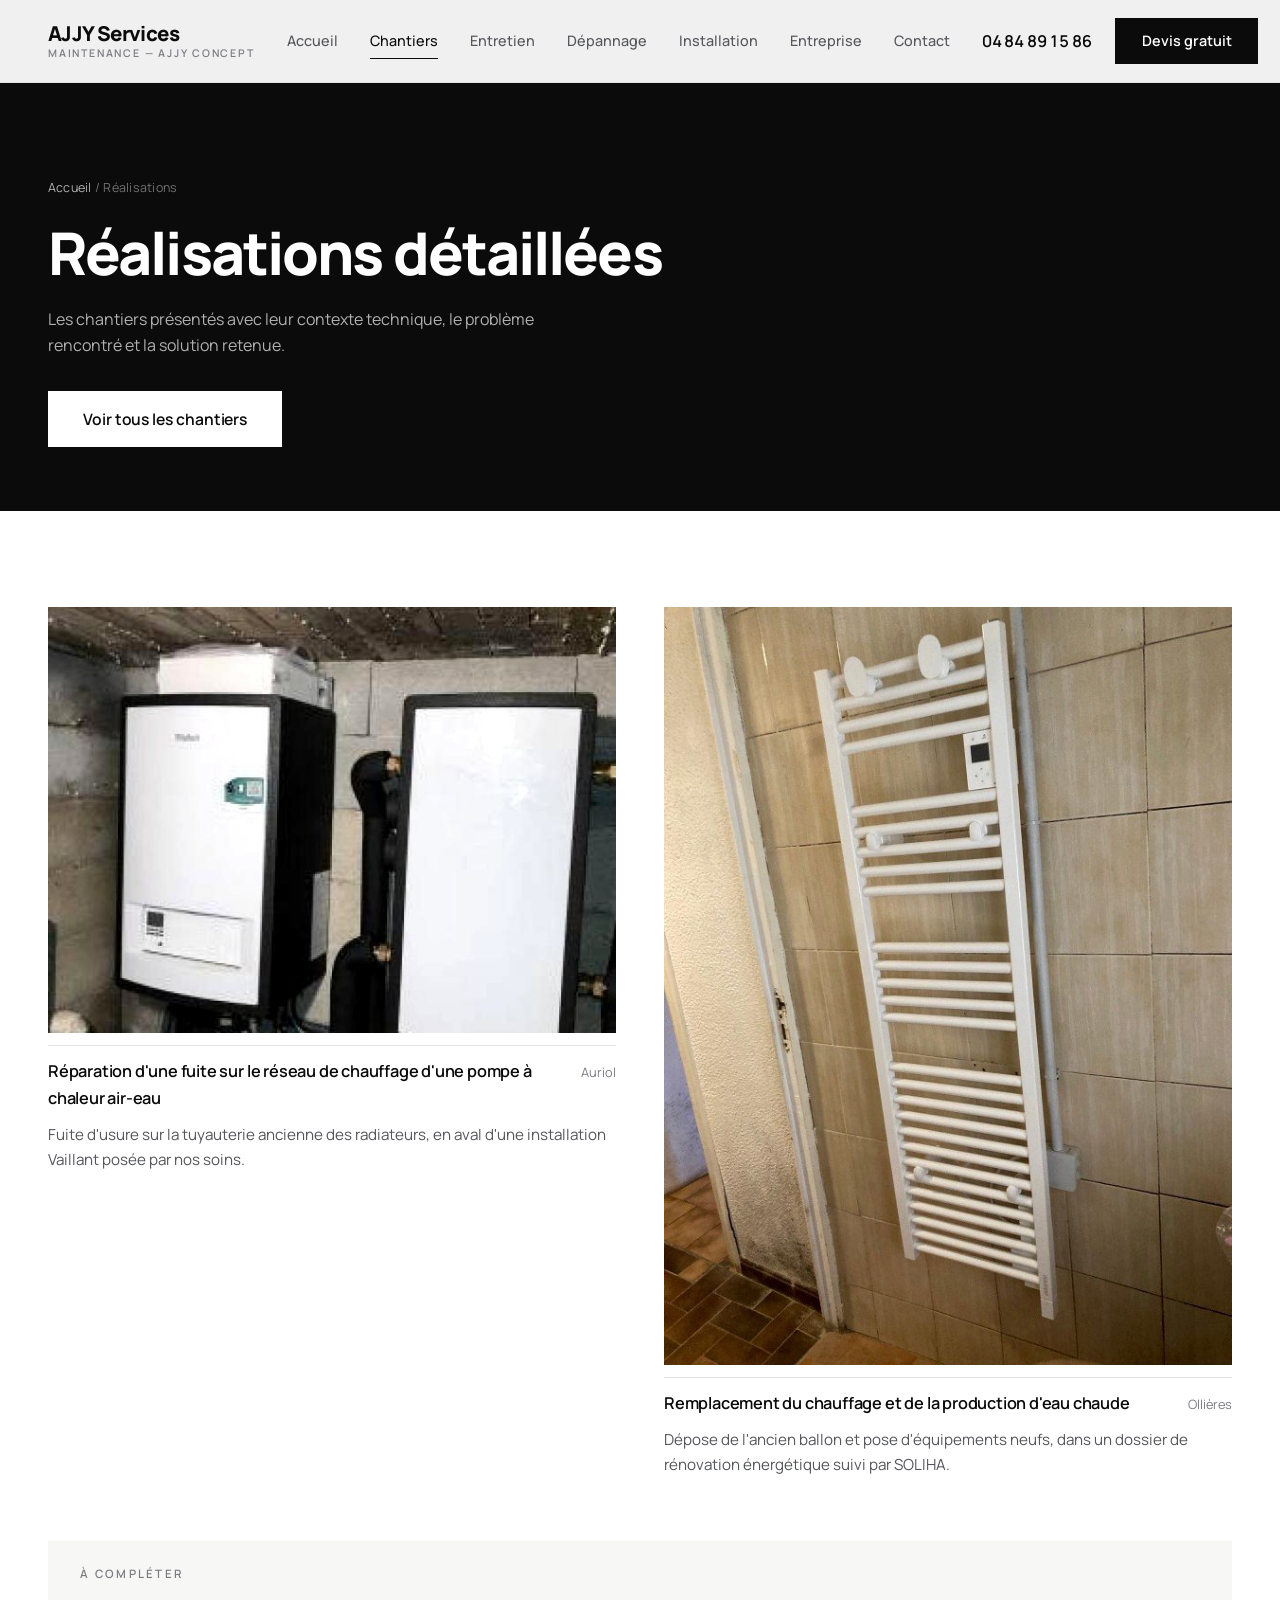
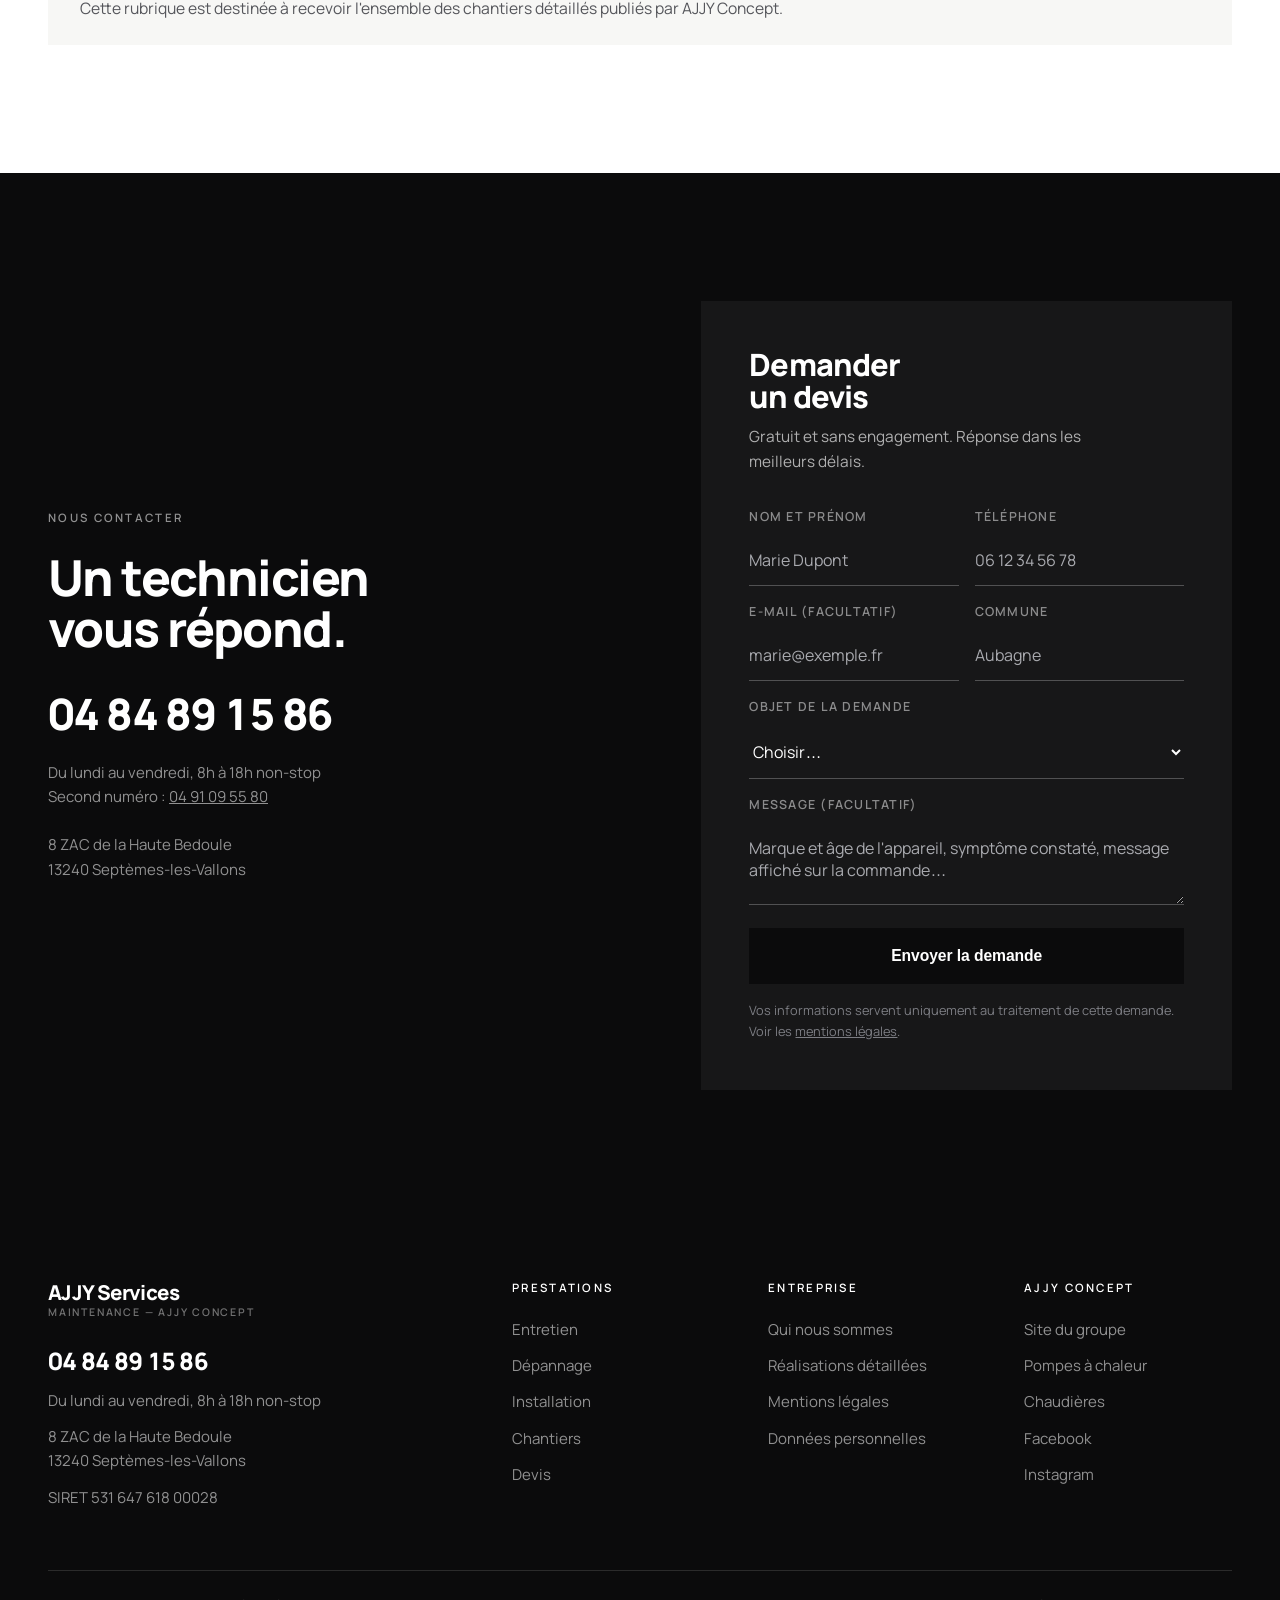
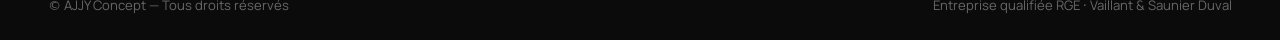
<file: realisations.html>
<!DOCTYPE html>
<html lang="fr">
<head>
<meta charset="UTF-8">
<meta name="viewport" content="width=device-width,initial-scale=1">
<title>Réalisations détaillées | AJJY Services</title>
<meta name="description" content="Chantiers détaillés réalisés par l'équipe de maintenance AJJY Services dans les Bouches-du-Rhône.">
<link rel="canonical" href="https://www.ajjyconcept.com/realisations.html">
<meta name="theme-color" content="#0B0B0C">
<meta name="robots" content="index,follow,max-image-preview:large,max-snippet:-1">
<meta name="geo.region" content="FR-PAC">
<meta property="og:type" content="website">
<meta property="og:site_name" content="AJJY Services">
<meta property="og:locale" content="fr_FR">
<meta property="og:title" content="Réalisations détaillées | AJJY Services">
<meta property="og:description" content="Chantiers détaillés réalisés par l'équipe de maintenance AJJY Services dans les Bouches-du-Rhône.">
<meta property="og:url" content="https://www.ajjyconcept.com/realisations.html">
<meta property="og:image" content="https://www.ajjyconcept.com/images/20250313-pompe-a-chaleur-vaillant-600.jpg">
<meta property="og:image:width" content="600">
<meta property="og:image:height" content="800">
<meta name="twitter:card" content="summary_large_image">
<link rel="icon" href="images/favicon.svg" type="image/svg+xml">
<link rel="preload" as="font" type="font/woff2" href="fonts/Manrope-400.woff2" crossorigin>
<link rel="preload" as="font" type="font/woff2" href="fonts/Manrope-800.woff2" crossorigin>

<script>document.documentElement.className="js"</script>
<link rel="stylesheet" href="style.css">
<script type="application/ld+json">{"@context":"https://schema.org","@graph":[{"@type":"HVACBusiness","@id":"https://www.ajjyconcept.com/#ajjyservices","name":"AJJY Services","parentOrganization":{"@type":"Organization","name":"AJJY Concept","url":"https://www.ajjyconcept.com/"},"description":"AJJY Services, équipe de maintenance d'AJJY Concept : entretien, dépannage et installation d'équipements de chauffage, de climatisation et de production d'eau chaude sanitaire dans les Bouches-du-Rhône.","url":"https://www.ajjyconcept.com/","telephone":"+33484891586","priceRange":"€€","address":{"@type":"PostalAddress","streetAddress":"8 ZAC de la Haute Bedoule","addressLocality":"Septèmes-les-Vallons","postalCode":"13240","addressRegion":"Provence-Alpes-Côte d'Azur","addressCountry":"FR"},"geo":{"@type":"GeoCoordinates","latitude":43.3986,"longitude":5.3689},"sameAs":["https://www.facebook.com/PompeAChaleurMarseille","https://www.instagram.com/ajjy_concept/"],"areaServed":{"@type":"AdministrativeArea","name":"Bouches-du-Rhône","identifier":"13"},"openingHoursSpecification":[{"@type":"OpeningHoursSpecification","dayOfWeek":["Monday","Tuesday","Wednesday","Thursday","Friday"],"opens":"08:00","closes":"18:00"}],"brand":[{"@type":"Brand","name":"Vaillant"},{"@type":"Brand","name":"Saunier Duval"}]},{"@type":"BreadcrumbList","itemListElement":[{"@type":"ListItem","position":1,"name":"Accueil","item":"https://www.ajjyconcept.com/"},{"@type":"ListItem","position":2,"name":"Réalisations","item":"https://www.ajjyconcept.com/realisations.html"}]},{"@type":"CollectionPage","name":"Réalisations","url":"https://www.ajjyconcept.com/realisations.html"}]}</script>
</head>
<body>
<a class="skip" href="#contenu">Aller au contenu</a>
<header class="hdr solid" id="hdr" data-over="0"><div class="hdr-in">
<a href="index.html" class="bd" aria-label="AJJY Services, accueil"><b>AJJY Services</b><span>Maintenance — AJJY Concept</span></a>
<nav class="nv" aria-label="Navigation principale"><a href="index.html">Accueil</a><a href="chantiers.html" class="on" aria-current="page">Chantiers</a><a href="entretien.html">Entretien</a><a href="depannage.html">Dépannage</a><a href="installation.html">Installation</a><a href="entreprise.html">Entreprise</a><a href="contact.html">Contact</a></nav>
<div class="hdr-r">
  <a class="tl" href="tel:0484891586">04 84 89 15 86</a>
  <a class="bt bt-dk" href="contact.html">Devis gratuit</a>
  <button class="bg" id="bg" aria-label="Ouvrir le menu" aria-expanded="false" aria-controls="mm">
  <svg width="26" height="26" viewBox="0 0 24 24" fill="none" stroke="currentColor" stroke-width="1.5" aria-hidden="true"><path d="M3 7h18M3 12h18M3 17h18"/></svg></button>
</div>
</div></header>
<div class="mm" id="mm" role="dialog" aria-modal="true" aria-label="Menu">
  <div class="mm-top"><span class="bd"><b>AJJY Services</b><span>Maintenance</span></span>
  <button class="mm-x" id="mx" aria-label="Fermer le menu">
  <svg width="28" height="28" viewBox="0 0 24 24" fill="none" stroke="currentColor" stroke-width="1.5" aria-hidden="true"><path d="M6 6l12 12M18 6 6 18"/></svg></button></div>
  <a class="ml" href="index.html">Accueil</a><a class="ml" href="chantiers.html" aria-current="page">Chantiers</a><a class="ml" href="entretien.html">Entretien</a><a class="ml" href="depannage.html">Dépannage</a><a class="ml" href="installation.html">Installation</a><a class="ml" href="entreprise.html">Entreprise</a><a class="ml" href="contact.html">Contact</a>
  <div class="mm-ft"><a class="tl" href="tel:0484891586">04 84 89 15 86</a>
  <a class="bt bt-lt bt-lg bt-fw" href="contact.html">Demander un devis</a></div>
</div>
<main id="contenu">

<section class="ph"><div class="w">
<nav class="bcr" aria-label="Fil d'Ariane"><a href="index.html">Accueil</a> <span aria-hidden="true">/</span> Réalisations</nav>
<h1>Réalisations détaillées</h1><p>Les chantiers présentés avec leur contexte technique, le problème rencontré et la solution retenue.</p><div class="ph-ac"><a class="bt bt-lt bt-lg" href="chantiers.html">Voir tous les chantiers</a></div>
</div></section>
<section class="sc"><div class="w">
<div class="duo"><figure class="rv"><a href="realisation-auriol-fuite-reseau-chauffage.html"><span class="fr"><img src="images/zz-auriol-interieur-640.jpg" srcset="images/zz-auriol-interieur-420.jpg 420w, images/zz-auriol-interieur-640.jpg 640w" sizes="(max-width:720px) 100vw, 50vw" alt="Réparation d'une fuite sur le réseau de chauffage d'une pompe à chaleur air-eau" width="640" height="480" loading="lazy" decoding="async"></span>
      <figcaption><b>Réparation d'une fuite sur le réseau de chauffage d'une pompe à chaleur air-eau</b><span>Auriol</span></figcaption></a>
      <p style="font-size:.95rem;margin-top:var(--s3)">Fuite d'usure sur la tuyauterie ancienne des radiateurs, en aval d'une installation Vaillant posée par nos soins.</p></figure><figure class="rv"><a href="realisation-ollieres-renovation-chauffage-eau-chaude.html"><span class="fr"><img src="images/69ca5c57-244d-423f-ae9a-0364fee6ad-600.jpg" srcset="images/69ca5c57-244d-423f-ae9a-0364fee6ad-420.jpg 420w, images/69ca5c57-244d-423f-ae9a-0364fee6ad-600.jpg 600w" sizes="(max-width:720px) 100vw, 50vw" alt="Remplacement du chauffage et de la production d'eau chaude" width="600" height="800" loading="lazy" decoding="async"></span>
      <figcaption><b>Remplacement du chauffage et de la production d'eau chaude</b><span>Ollières</span></figcaption></a>
      <p style="font-size:.95rem;margin-top:var(--s3)">Dépose de l'ancien ballon et pose d'équipements neufs, dans un dossier de rénovation énergétique suivi par SOLIHA.</p></figure></div>
<div class="nb rv" style="margin-top:var(--s8)"><span class="kk">À compléter</span>
<p>Cette rubrique est destinée à recevoir l'ensemble des chantiers détaillés publiés par AJJY Concept.</p></div>
</div></section>
<section class="sc-dk cta"><div class="w cta-in">
<div>
  <span class="kk kk-w">Nous contacter</span>
  <h2>Un technicien vous répond.</h2>
  <a class="tl-big" href="tel:0484891586">04 84 89 15 86</a>
  <p style="color:rgba(255,255,255,.55);font-size:.94rem">Du lundi au vendredi, 8h à 18h non-stop<br>Second numéro : <a href="tel:0491095580" style="text-decoration:underline">04 91 09 55 80</a></p>
  <p style="color:rgba(255,255,255,.55);font-size:.94rem;margin-top:var(--s5)">8 ZAC de la Haute Bedoule<br>13240 Septèmes-les-Vallons</p>
</div>
<div class="fm">
<h2>Demander un devis</h2><p class="sb">Gratuit et sans engagement. Réponse dans les meilleurs délais.</p>
<form id="ct-f" novalidate>
<div class="fr2">
<div class="fl"><label for="ct-n">Nom et prénom</label><input id="ct-n" type="text" name="nom" autocomplete="name" placeholder="Marie Dupont" required><span class="er">Champ obligatoire.</span></div>
<div class="fl"><label for="ct-t">Téléphone</label><input id="ct-t" type="tel" name="telephone" autocomplete="tel" inputmode="tel" placeholder="06 12 34 56 78" required><span class="er">Numéro à 10 chiffres.</span></div>
</div>
<div class="fr2">
<div class="fl"><label for="ct-e">E-mail (facultatif)</label><input id="ct-e" type="email" name="email" autocomplete="email" placeholder="marie@exemple.fr"></div>
<div class="fl"><label for="ct-c">Commune</label><input id="ct-c" type="text" name="commune" autocomplete="address-level2" placeholder="Aubagne" required><span class="er">Champ obligatoire.</span></div>
</div>
<div class="fl"><label for="ct-o">Objet de la demande</label><select id="ct-o" name="objet" required><option>Choisir…</option><option>Entretien annuel</option><option>Dépannage ou panne</option><option>Installation ou remplacement</option><option>Aides et financement</option><option>Autre demande</option></select><span class="er">Sélectionnez un objet.</span></div>
<div class="fl"><label for="ct-m">Message (facultatif)</label><textarea id="ct-m" name="message" placeholder="Marque et âge de l'appareil, symptôme constaté, message affiché sur la commande…"></textarea></div>
<input class="hp" type="text" name="_honey" tabindex="-1" autocomplete="off" aria-hidden="true">
<button type="submit" class="bt bt-dk bt-lg bt-fw">Envoyer la demande</button>
<p class="ms" role="status" aria-live="polite"></p>
<p class="rg">Vos informations servent uniquement au traitement de cette demande. Voir les <a href="mentions-legales.html#donnees" style="text-decoration:underline">mentions légales</a>.</p>
</form>
<div class="dn"><h3>Demande enregistrée</h3><p>Nous vous recontactons dans les meilleurs délais. Pour une panne en cours, appelez le <a href="tel:0484891586" style="text-decoration:underline"><b>04 84 89 15 86</b></a>.</p></div>
</div>
</div></section>

</main>
<footer class="ft"><div class="w">
<div class="ft-g">
<div>
  <span class="bd"><b>AJJY Services</b><span>Maintenance — AJJY Concept</span></span>
  <a class="tlf" href="tel:0484891586">04 84 89 15 86</a>
  <p>Du lundi au vendredi, 8h à 18h non-stop</p>
  <p>8 ZAC de la Haute Bedoule<br>13240 Septèmes-les-Vallons</p>
  <p>SIRET 531 647 618 00028</p>
</div>
<div><h4>Prestations</h4>
  <a href="entretien.html">Entretien</a>
  <a href="depannage.html">Dépannage</a>
  <a href="installation.html">Installation</a>
  <a href="chantiers.html">Chantiers</a>
  <a href="contact.html">Devis</a>
</div>
<div><h4>Entreprise</h4>
  <a href="entreprise.html">Qui nous sommes</a>
  <a href="realisations.html">Réalisations détaillées</a>
  <a href="mentions-legales.html">Mentions légales</a>
  <a href="mentions-legales.html#donnees">Données personnelles</a>
</div>
<div><h4>AJJY Concept</h4>
  <a href="https://www.ajjyconcept.com/" target="_blank" rel="noopener">Site du groupe</a>
  <a href="https://www.ajjyconcept.com/pompes-a-chaleur.php" target="_blank" rel="noopener">Pompes à chaleur</a>
  <a href="https://www.ajjyconcept.com/chaudieres.php" target="_blank" rel="noopener">Chaudières</a>
  <a href="https://www.facebook.com/PompeAChaleurMarseille" target="_blank" rel="noopener">Facebook</a>
  <a href="https://www.instagram.com/ajjy_concept/" target="_blank" rel="noopener">Instagram</a>
</div>
</div>
<div class="ft-b"><span>© AJJY Concept — Tous droits réservés</span>
<span>Entreprise qualifiée RGE · Vaillant &amp; Saunier Duval</span></div>
</div></footer>
<nav class="dock" aria-label="Contact rapide">
<a href="tel:0484891586">
  <svg width="18" height="18" viewBox="0 0 24 24" fill="none" stroke="currentColor" stroke-width="1.7" aria-hidden="true"><path d="M22 16.9v3a2 2 0 01-2.2 2 19.8 19.8 0 01-8.6-3.1 19.5 19.5 0 01-6-6A19.8 19.8 0 012.1 4.2 2 2 0 014.1 2h3a2 2 0 012 1.7c.1 1 .4 1.9.7 2.8a2 2 0 01-.5 2.1L8.1 9.9a16 16 0 006 6l1.3-1.2a2 2 0 012.1-.5c.9.3 1.8.6 2.8.7a2 2 0 011.7 2z"/></svg>
  Appeler</a>
<a href="contact.html">Devis gratuit</a>
</nav>
<script src="script.js" defer></script>
</body>
</html>
</file>
<file: style.css>
@font-face{font-family:'Manrope';font-style:normal;font-weight:400;font-display:swap;src:url(fonts/Manrope-400.woff2) format('woff2')}
@font-face{font-family:'Manrope';font-style:normal;font-weight:500;font-display:swap;src:url(fonts/Manrope-500.woff2) format('woff2')}
@font-face{font-family:'Manrope';font-style:normal;font-weight:600;font-display:swap;src:url(fonts/Manrope-600.woff2) format('woff2')}
@font-face{font-family:'Manrope';font-style:normal;font-weight:800;font-display:swap;src:url(fonts/Manrope-800.woff2) format('woff2')}
:root{
  --ink:#0B0B0C; --ink-80:#2A2A2D; --ink-60:#55565B;
  --gr:#7C7D83; --gr-l:#A9AAAF;
  --pp:#FFFFFF; --pp-2:#F7F7F5; --pp-3:#EFEFEC;
  --ln:#E4E4E0; --ln-2:#D2D2CD;
  /* échelle d'espacement 4pt */
  --s1:4px; --s2:8px; --s3:12px; --s4:16px; --s5:24px; --s6:32px;
  --s7:48px; --s8:64px; --s9:96px; --s10:128px;
  --ease:cubic-bezier(.22,.61,.36,1);
}
*{box-sizing:border-box;margin:0;padding:0}
html{-webkit-text-size-adjust:100%;scroll-behavior:smooth}
body{font-family:'Manrope',-apple-system,system-ui,sans-serif;background:var(--pp);color:var(--ink-60);
  font-size:17px;line-height:1.62;font-weight:400;-webkit-font-smoothing:antialiased;
  font-feature-settings:"kern" 1;overflow-x:hidden}
h1,h2,h3,h4{color:var(--ink);font-weight:800;line-height:1.04;letter-spacing:-.032em;text-wrap:balance}
h1{font-size:clamp(2.5rem,6.2vw,5.2rem)}
h2{font-size:clamp(1.85rem,3.9vw,3.1rem)}
h3{font-size:clamp(1.15rem,1.7vw,1.4rem);letter-spacing:-.018em;line-height:1.22}
p{text-wrap:pretty}
a{color:inherit;text-decoration:none}
img{max-width:100%;display:block}
ul,ol{list-style:none}
b,strong{color:var(--ink);font-weight:600}
::selection{background:var(--ink);color:#fff}
:focus-visible{outline:2px solid var(--ink);outline-offset:3px}
.sc-dk :focus-visible,.hero :focus-visible,.ph :focus-visible,.ft :focus-visible,
.mm :focus-visible,.hdr.over :focus-visible{outline-color:#fff}
.sr{position:absolute;width:1px;height:1px;overflow:hidden;clip:rect(0,0,0,0)}
.skip{position:absolute;left:var(--s5);top:-200px;z-index:200;background:var(--ink);color:#fff;
  padding:14px 22px;font-weight:600;font-size:.94rem;transition:top .2s var(--ease)}
.skip:focus{top:var(--s5)}

.w{max-width:1320px;margin:0 auto;padding:0 var(--s7)}
.wn{max-width:780px}
.wm{max-width:1060px}

/* micro-libellé */
.kk{display:block;font-size:.72rem;font-weight:600;letter-spacing:.2em;text-transform:uppercase;
  color:var(--gr);margin-bottom:var(--s5)}
.kk-w{color:rgba(255,255,255,.55)}

/* ---------- en-tête minimal ---------- */
.hdr{position:fixed;top:0;left:0;right:0;z-index:90;transition:background-color .4s var(--ease),
  border-color .4s var(--ease),backdrop-filter .4s}
.hdr{border-bottom:1px solid transparent}
.hdr.solid{background:rgba(255,255,255,.94);backdrop-filter:saturate(1.4) blur(14px);border-bottom-color:var(--ln)}
.hdr-in{max-width:1320px;margin:0 auto;padding:0 var(--s7);display:flex;align-items:center;
  justify-content:space-between;gap:var(--s6);height:82px}
.bd{display:flex;flex-direction:column;line-height:1;flex-shrink:0}
.bd b{font-size:1.28rem;font-weight:800;letter-spacing:-.03em;color:var(--ink)}
.bd span{font-size:.66rem;font-weight:600;letter-spacing:.17em;text-transform:uppercase;
  color:var(--gr);margin-top:5px}
.hdr.over .bd b{color:#fff}
.hdr.over .bd span{color:rgba(255,255,255,.6)}
.nv{display:flex;gap:var(--s6);margin-left:auto}
.nv a{font-size:.9rem;font-weight:500;color:var(--ink-60);position:relative;padding:6px 0}
.nv a::after{content:'';position:absolute;left:0;right:0;bottom:0;height:1px;background:currentColor;
  transform:scaleX(0);transform-origin:right;transition:transform .34s var(--ease)}
.nv a:hover{color:var(--ink)}
.nv a:hover::after{transform:scaleX(1);transform-origin:left}
.nv a.on{color:var(--ink)}
.nv a.on::after{transform:scaleX(1)}
.hdr.over .nv a{color:rgba(255,255,255,.72)}
.hdr.over .nv a:hover,.hdr.over .nv a.on{color:#fff}
.hdr-r{display:flex;align-items:center;gap:var(--s5);flex-shrink:0}
.tl{font-size:1.02rem;font-weight:600;color:var(--ink);letter-spacing:-.01em;white-space:nowrap;
  font-variant-numeric:tabular-nums}
.hdr.over .tl{color:#fff}
.bt{display:inline-flex;align-items:center;justify-content:center;gap:10px;height:46px;padding:0 26px;
  font-size:.9rem;font-weight:600;letter-spacing:-.005em;border:1px solid transparent;
  transition:background-color .28s var(--ease),color .28s var(--ease),border-color .28s var(--ease),
  transform .28s var(--ease);white-space:nowrap}
.bt-dk{background:var(--ink);color:#fff}
.bt-dk:hover{background:var(--ink-80);color:#fff;transform:translateY(-1px)}
.bt-lt{background:#fff;color:var(--ink)}
.bt-lt:hover{background:var(--pp-3);color:var(--ink);transform:translateY(-1px)}
.bt-ln{background:transparent;border-color:var(--ln-2);color:var(--ink)}
.bt-ln:hover{border-color:var(--ink);background:var(--ink);color:#fff}
.bt-lnw{background:transparent;border-color:rgba(255,255,255,.35);color:#fff}
.bt-lnw:hover{background:#fff;border-color:#fff;color:var(--ink)}
.bt-lg{height:56px;padding:0 34px;font-size:.98rem}
.bt-fw{width:100%}
.hdr.over .bt-dk{background:#fff;color:var(--ink)}
.hdr.over .bt-dk:hover{background:rgba(255,255,255,.85)}
.bg{display:none;background:none;border:none;padding:8px;cursor:pointer;color:var(--ink)}
.hdr.over .bg{color:#fff}

/* menu plein écran */
.mm{position:fixed;inset:0;z-index:95;background:var(--ink);display:none;flex-direction:column;
  padding:var(--s7) var(--s7) var(--s8);overflow-y:auto}
.mm.open{display:flex}
.mm-top{display:flex;justify-content:space-between;align-items:center;margin-bottom:var(--s8);height:82px;margin-top:calc(var(--s7) * -1)}
.mm-top .bd b{color:#fff}.mm-top .bd span{color:rgba(255,255,255,.5)}
.mm-x{background:none;border:none;color:#fff;padding:8px;cursor:pointer}
.mm a.ml{display:block;font-size:clamp(2rem,8vw,3rem);font-weight:800;letter-spacing:-.035em;
  color:#fff;padding:var(--s3) 0;border-bottom:1px solid rgba(255,255,255,.13)}
.mm a.ml:active{color:var(--gr-l)}
.mm-ft{margin-top:var(--s7);display:flex;flex-direction:column;gap:var(--s3)}
.mm-ft .tl{color:#fff;font-size:1.6rem;font-weight:800;letter-spacing:-.03em}
body.lk{overflow:hidden}

/* ---------- héros pleine largeur ---------- */
.hero{position:relative;min-height:min(92vh,880px);display:flex;align-items:flex-end;
  background:var(--ink);overflow:hidden}
.hero-img{position:absolute;inset:0}
.hero-img img{width:100%;height:100%;object-fit:cover;object-position:center 42%;opacity:.62}
.hero-sc{position:absolute;inset:0;background:
  linear-gradient(to top,rgba(11,11,12,.94) 0%,rgba(11,11,12,.55) 34%,rgba(11,11,12,.28) 62%,rgba(11,11,12,.5) 100%)}
.hero-in{position:relative;z-index:2;width:100%;max-width:1320px;margin:0 auto;
  padding:0 var(--s7) var(--s8);display:grid;grid-template-columns:1fr auto;gap:var(--s7);align-items:end}
.hero h1{color:#fff;max-width:16ch;margin-bottom:var(--s5)}
.hero .ld{color:rgba(255,255,255,.76);font-size:clamp(1.02rem,1.3vw,1.16rem);max-width:52ch;
  margin-bottom:var(--s6)}
.hero-ac{display:flex;gap:var(--s3);flex-wrap:wrap}
.hero-meta{text-align:right;color:rgba(255,255,255,.6);font-size:.84rem;line-height:1.5;
  padding-bottom:6px;white-space:nowrap}
.hero-meta b{display:block;color:#fff;font-size:1.5rem;font-weight:800;letter-spacing:-.03em;
  font-variant-numeric:tabular-nums;margin-bottom:3px}
.hero-meta div+div{margin-top:var(--s5)}

/* ouverture de page interne */
.ph{background:var(--ink);color:rgba(255,255,255,.7);padding:calc(82px + var(--s9)) 0 var(--s8);
  position:relative;overflow:hidden;isolation:isolate}
.ph-bg{position:absolute;inset:0;z-index:0}
.ph-bg img{width:100%;height:100%;object-fit:cover;opacity:.5}
.ph-bg::after{content:'';position:absolute;inset:0;background:
  linear-gradient(100deg,rgba(11,11,12,.96) 0%,rgba(11,11,12,.86) 42%,rgba(11,11,12,.52) 78%,rgba(11,11,12,.62) 100%)}
.ph .w{position:relative;z-index:1}
.ph.tall{padding-bottom:var(--s9);min-height:min(58vh,540px);display:flex;align-items:flex-end}
.ph.tall>.w{width:100%;flex:1 1 auto}
.ph .bcr{font-size:.78rem;color:rgba(255,255,255,.42);margin-bottom:var(--s5);letter-spacing:.02em}
.ph .bcr a{color:rgba(255,255,255,.68)}
.ph .bcr a:hover{color:#fff}
.ph h1{color:#fff;font-size:clamp(2.1rem,4.6vw,3.7rem);max-width:17ch;margin-bottom:var(--s5)}
.ph p{color:rgba(255,255,255,.68);font-size:clamp(1rem,1.25vw,1.14rem);max-width:56ch}
.ph-ac{display:flex;gap:var(--s3);flex-wrap:wrap;margin-top:var(--s6)}

/* ---------- sections ---------- */
.sc{padding:var(--s9) 0}
.sc-tight{padding:var(--s8) 0}
.sc-alt{background:var(--pp-2)}
.sc-dk{background:var(--ink);color:rgba(255,255,255,.66)}
.sc-dk h2,.sc-dk h3{color:#fff}
.hd2{display:grid;grid-template-columns:minmax(0,1fr) minmax(0,.82fr);gap:var(--s8);
  align-items:end;margin-bottom:var(--s8)}
.hd2 h2{max-width:15ch}
.hd2 p{font-size:1.06rem;padding-bottom:6px}
.hd1{max-width:62ch;margin-bottom:var(--s8)}
.hd1 p{font-size:1.06rem;margin-top:var(--s4)}

/* ---------- galerie : ratios uniformes, aucune déformation ---------- */
.gal{display:flex;flex-wrap:wrap;gap:var(--s5) var(--s4)}
.gal::after{content:'';flex-grow:999999}
.gal figure{margin:0;flex:var(--r) 1 calc(var(--r) * 330px);min-width:0}
.gal.g4 figure{flex-basis:calc(var(--r) * 285px)}
.gal .fr{position:relative;overflow:hidden;background:var(--pp-3);display:block;aspect-ratio:var(--r)}
.gal .fr img{width:100%;height:100%;object-fit:cover;display:block;transition:transform 1.1s var(--ease)}
.gal figure:hover .fr img{transform:scale(1.045)}
.gal figcaption{padding-top:var(--s3);display:flex;justify-content:space-between;gap:var(--s4);
  align-items:baseline;border-top:1px solid var(--ln);margin-top:var(--s3)}
.gal figcaption b{font-size:.94rem;font-weight:600;color:var(--ink);letter-spacing:-.01em}
.gal figcaption span{font-size:.78rem;color:var(--gr);white-space:nowrap;font-variant-numeric:tabular-nums}
.sc-dk .gal figcaption{border-top-color:rgba(255,255,255,.16)}
.sc-dk .gal figcaption b{color:#fff}
.sc-dk .gal figcaption span{color:rgba(255,255,255,.5)}
.yr{display:flex;align-items:baseline;gap:var(--s4);margin:var(--s8) 0 var(--s5);
  padding-bottom:var(--s3);border-bottom:1px solid var(--ln)}
.yr:first-of-type{margin-top:0}
.yr b{font-size:1.6rem;font-weight:800;color:var(--ink);letter-spacing:-.03em}
.yr span{font-size:.8rem;color:var(--gr);letter-spacing:.03em}

/* ---------- index de prestations ---------- */
.ix{border-top:1px solid var(--ln)}
.ix a{display:grid;grid-template-columns:64px minmax(0,1fr);gap:0 var(--s6);
  padding:var(--s6) var(--s4);margin:0 calc(var(--s4) * -1);border-bottom:1px solid var(--ln);
  transition:background-color .35s var(--ease)}
.ix a:last-child{border-bottom:none}
.ix a:hover{background:var(--pp-2)}
.sc-alt .ix a:hover{background:var(--pp-3)}
.ix .no{grid-column:1;grid-row:1/3;font-size:.8rem;font-weight:600;color:var(--gr-l);
  padding-top:7px;font-variant-numeric:tabular-nums;letter-spacing:.06em}
.ix .tt{grid-column:2;display:flex;justify-content:space-between;align-items:baseline;
  gap:var(--s5);margin-bottom:var(--s4);padding-bottom:var(--s4);border-bottom:1px solid var(--ln)}
.sc-alt .ix .tt{border-bottom-color:var(--ln-2)}
.ix .tt h3{margin:0}
.ix .cl{grid-column:2;display:grid;grid-template-columns:minmax(0,1fr) minmax(0,.78fr);gap:var(--s6)}
.ix p{font-size:.98rem;margin:0}
.ix .side{font-size:.94rem;color:var(--gr);margin:0}
.ix .ar{flex-shrink:0;color:var(--gr-l);transition:transform .45s var(--ease),color .3s;align-self:center}
.ix a:hover .ar{transform:translateX(10px);color:var(--ink)}
.sc-dk .ix,.sc-dk .ix a{border-color:rgba(255,255,255,.14)}
.sc-dk .ix p,.sc-dk .ix .side{color:rgba(255,255,255,.6)}

/* ---------- chiffres ---------- */
.fig{display:grid;grid-template-columns:repeat(4,1fr);gap:var(--s6);border-top:1px solid var(--ln);
  padding-top:var(--s6)}
.fig b{display:block;font-size:clamp(2.4rem,4.4vw,3.6rem);font-weight:800;color:var(--ink);
  letter-spacing:-.04em;line-height:.95;font-variant-numeric:tabular-nums;margin-bottom:var(--s3)}
.fig span{font-size:.92rem;color:var(--gr)}
.sc-dk .fig{border-top-color:rgba(255,255,255,.18)}
.sc-dk .fig b{color:#fff}
.sc-dk .fig span{color:rgba(255,255,255,.55)}

/* ---------- texte long ---------- */
.tx h2{margin:var(--s8) 0 var(--s5)}
.tx h2:first-child{margin-top:0}
.tx h3{margin:var(--s6) 0 var(--s3)}
.tx p{margin-bottom:var(--s4);font-size:1.04rem}
.tx ul{margin:0 0 var(--s5)}
.tx ul li{position:relative;padding-left:var(--s5);margin-bottom:var(--s3)}
.tx ul li::before{content:'';position:absolute;left:0;top:13px;width:8px;height:1px;background:var(--ink)}
.tx ol{counter-reset:o;margin:0 0 var(--s5)}
.tx ol li{counter-increment:o;position:relative;padding-left:var(--s6);margin-bottom:var(--s4)}
.tx ol li::before{content:counter(o,decimal-leading-zero);position:absolute;left:0;top:1px;
  font-size:.82rem;font-weight:600;color:var(--gr-l);font-variant-numeric:tabular-nums}
.tx a{text-decoration:underline;text-underline-offset:3px;text-decoration-color:var(--ln-2)}
.tx a:hover{text-decoration-color:var(--ink)}
.tx figure{margin:var(--s6) 0}
.tx figure img{width:100%}
.tx figcaption{font-size:.84rem;color:var(--gr);margin-top:var(--s3);padding-top:var(--s3);
  border-top:1px solid var(--ln)}
.lead{font-size:clamp(1.15rem,1.7vw,1.42rem);line-height:1.45;color:var(--ink);font-weight:500;
  letter-spacing:-.014em;margin-bottom:var(--s6)}

/* citation / mise en exergue */
.qt{border-top:1px solid var(--ink);padding-top:var(--s5);margin:var(--s7) 0}
.qt p{font-size:clamp(1.1rem,1.6vw,1.34rem);line-height:1.42;color:var(--ink);font-weight:500;
  letter-spacing:-.015em;margin:0}
.nb{background:var(--pp-2);padding:var(--s5) var(--s6);margin:var(--s6) 0}
.nb p{margin:0;font-size:.98rem}
.nb .kk{margin-bottom:var(--s3)}

/* ---------- données ---------- */
.dt{width:100%;border-collapse:collapse;margin:var(--s5) 0 var(--s6);font-size:.98rem}
.dt caption{text-align:left;font-size:.72rem;font-weight:600;letter-spacing:.2em;text-transform:uppercase;
  color:var(--gr);padding-bottom:var(--s4)}
.dt td{padding:var(--s4) var(--s5) var(--s4) 0;border-bottom:1px solid var(--ln);vertical-align:top}
.dt td:first-child{color:var(--gr);width:36%}
.dt td:last-child{color:var(--ink);font-weight:500}
.dt tr:first-child td{border-top:1px solid var(--ln)}

/* ---------- formulaire ---------- */
.fm{background:var(--pp-2);padding:var(--s7)}
.sc-dk .fm{background:rgba(255,255,255,.05)}
.fm h2{font-size:clamp(1.5rem,2.4vw,2rem);margin-bottom:var(--s3)}
.fm .sb{font-size:.96rem;margin-bottom:var(--s6)}
.fr2{display:grid;grid-template-columns:1fr 1fr;gap:var(--s4)}
.fl{margin-bottom:var(--s4)}
.fl label{display:block;font-size:.78rem;font-weight:600;letter-spacing:.1em;text-transform:uppercase;
  color:var(--gr);margin-bottom:var(--s2)}
.fl input,.fl select,.fl textarea{width:100%;padding:14px 0;border:none;border-bottom:1px solid var(--ln-2);
  background:transparent;font-family:'Manrope',sans-serif;font-size:1rem;color:var(--ink);
  border-radius:0;transition:border-color .3s var(--ease)}
.fl input:focus,.fl select:focus,.fl textarea:focus{outline:none;border-bottom-color:var(--ink)}
.fl input::placeholder,.fl textarea::placeholder{color:var(--gr-l)}
.fl textarea{min-height:82px;resize:vertical}
.fl .er{display:none;font-size:.8rem;color:#B02A20;font-weight:500;margin-top:6px}
.fl.bad input,.fl.bad select{border-bottom-color:#B02A20}
.fl.bad .er{display:block}
.sc-dk .fl input,.sc-dk .fl select,.sc-dk .fl textarea{color:#fff;border-bottom-color:rgba(255,255,255,.25)}
.sc-dk .fl input:focus,.sc-dk .fl select:focus,.sc-dk .fl textarea:focus{border-bottom-color:#fff}
.sc-dk .fl label{color:rgba(255,255,255,.5)}
.sc-dk .fl option{color:var(--ink)}
.hp{position:absolute;left:-9999px}
.ms{display:none;padding:var(--s4) 0;font-size:.94rem;color:#B02A20;border-top:1px solid #B02A20;
  margin-top:var(--s4)}
.ms.on{display:block}
.rg{font-size:.8rem;color:var(--gr);margin-top:var(--s4)}
.dn{display:none}
.dn.on{display:block}
.dn h3{margin-bottom:var(--s3)}

/* ---------- appel à l'action final ---------- */
.duo{display:grid;grid-template-columns:1fr 1fr;gap:var(--s7);align-items:start}
.duo figure{margin:0}
.duo .fr{display:block;overflow:hidden;background:var(--pp-3)}
.duo .fr img{width:100%;height:auto;display:block;transition:transform 1.1s var(--ease)}
.duo figure:hover .fr img{transform:scale(1.04)}
.duo figcaption{padding-top:var(--s3);margin-top:var(--s3);border-top:1px solid var(--ln);
  display:flex;justify-content:space-between;gap:var(--s4);align-items:baseline}
.duo figcaption b{font-size:1.02rem;font-weight:600;color:var(--ink);letter-spacing:-.012em}
.duo figcaption span{font-size:.8rem;color:var(--gr);white-space:nowrap}
.duo p{font-size:.96rem;margin-top:var(--s3)}

.cta{padding:var(--s10) 0}
.cta-in{display:grid;grid-template-columns:minmax(0,1fr) minmax(0,.9fr);gap:var(--s8);align-items:center}
.cta h2{max-width:13ch}
.cta .tl-big{display:inline-block;font-size:clamp(1.9rem,3.4vw,2.7rem);font-weight:800;
  letter-spacing:-.035em;color:#fff;margin:var(--s5) 0 var(--s3);font-variant-numeric:tabular-nums}
.cta .tl-big:hover{color:var(--gr-l)}

/* ---------- pied de page ---------- */
.ft{background:var(--ink);color:rgba(255,255,255,.55);padding:var(--s8) 0 var(--s5);font-size:.94rem}
.ft-g{display:grid;grid-template-columns:2fr 1fr 1fr 1fr;gap:var(--s7);padding-bottom:var(--s7);
  border-bottom:1px solid rgba(255,255,255,.13)}
.ft h4{color:#fff;font-size:.72rem;font-weight:600;letter-spacing:.2em;text-transform:uppercase;
  margin-bottom:var(--s5)}
.ft a{display:block;color:rgba(255,255,255,.55);margin-bottom:var(--s3);
  transition:color .25s var(--ease)}
.ft a:hover{color:#fff}
.ft p{margin-bottom:var(--s3)}
.ft .bd b{color:#fff}.ft .bd span{color:rgba(255,255,255,.42)}
.ft .tlf{color:#fff;font-size:1.5rem;font-weight:800;letter-spacing:-.03em;margin:var(--s5) 0 var(--s2);
  font-variant-numeric:tabular-nums}
.ft-b{display:flex;justify-content:space-between;flex-wrap:wrap;gap:var(--s4);padding-top:var(--s5);
  font-size:.82rem;color:rgba(255,255,255,.38)}
.ft-b a{display:inline;color:rgba(255,255,255,.38)}
.ft-b a:hover{color:#fff}

/* apparition au défilement */
.js .rv{opacity:0;transform:translateY(18px);transition:opacity .8s var(--ease),transform .8s var(--ease)}
.js .rv.in{opacity:1;transform:none}
.rv.in{opacity:1;transform:none}

/* ---------- responsive ---------- */

/* confort tactile général */
@media(hover:none){
  a,button{-webkit-tap-highlight-color:rgba(11,11,12,.08)}
  .ms2 figure:hover img,.gal figure:hover img,.trio figure:hover img,
  .duo figure:hover img{transform:none}
}

/* ————— grand ordinateur portable ————— */
@media(max-width:1180px){
  .w{padding:0 var(--s6)}
  .hdr-in{padding:0 var(--s6)}
  .hero-in{padding:0 var(--s6) var(--s7)}
  .nv{gap:var(--s5)}
  .nv a{font-size:.86rem}
  .gal figure{flex-basis:calc(var(--r) * 300px)}
  .gal.g4 figure{flex-basis:calc(var(--r) * 265px)}
}

/* ————— tablette paysage : bascule sur le menu ————— */
@media(max-width:1020px){
  .nv,.tl{display:none}
  .bg{display:block}
  .hd2{grid-template-columns:1fr;gap:var(--s5);align-items:start}
  .hd2 h2{max-width:20ch}
  .ix a{grid-template-columns:48px minmax(0,1fr);gap:0 var(--s5)}
  .ix .cl{grid-template-columns:1fr;gap:var(--s4)}
  .ix .side{padding-top:var(--s4);border-top:1px solid var(--ln)}
  .cta-in{grid-template-columns:1fr;gap:var(--s6)}
  .fig{grid-template-columns:1fr 1fr;gap:var(--s5)}
  .ft-g{grid-template-columns:1fr 1fr;gap:var(--s6)}
  .ms2{grid-template-columns:1fr;gap:var(--s6)}
  .ms2.rev>figure{order:0}
  .gal figure{flex-basis:calc(var(--r) * 272px)}
  .gal.g4 figure{flex-basis:calc(var(--r) * 248px)}
}

/* ————— tablette portrait ————— */
@media(max-width:860px){
  .sc{padding:var(--s8) 0}
  .cta{padding:var(--s8) 0}
  .duo{grid-template-columns:1fr;gap:var(--s7)}
  .trio{grid-template-columns:1fr 1fr}
  .trio figure:nth-child(3){display:none}
  .gal figure,.gal.g4 figure{flex-basis:calc(var(--r) * 250px)}
}

/* ————— téléphone ————— */
@media(max-width:720px){
  html{scroll-padding-top:76px}
  body{font-size:16px;padding-bottom:64px}          /* place pour la barre d'appel */
  .w{padding:0 var(--s5)}
  .wn{max-width:none}

  /* en-tête compact */
  .hdr-in{padding:0 var(--s5);height:64px}
  .bd b{font-size:1.14rem}
  .bd span{font-size:.6rem;letter-spacing:.14em}
  .hdr-r{gap:var(--s3)}
  .hdr-r .bt{display:none}                          /* le devis passe dans la barre basse */
  .bg{padding:10px;margin-left:var(--s2)}

  /* menu plein écran */
  .mm{padding:var(--s5) var(--s5) calc(var(--s7) + env(safe-area-inset-bottom))}
  .mm-top{height:64px;margin-top:0;margin-bottom:var(--s6)}
  .mm a.ml{font-size:clamp(1.6rem,7.4vw,2.2rem);padding:var(--s4) 0}
  .mm-ft{margin-top:var(--s6)}

  /* héros */
  .hero{min-height:auto}
  .hero-in{grid-template-columns:1fr;padding:calc(64px + var(--s7)) var(--s5) var(--s7);gap:var(--s6)}
  .hero h1{max-width:none;font-size:clamp(2rem,8.4vw,2.6rem)}
  .hero .ld{font-size:1rem;margin-bottom:var(--s5)}
  .hero-ac{flex-direction:column;gap:var(--s3)}
  .hero-ac .bt{width:100%}
  .hero-meta{text-align:left;display:grid;grid-template-columns:repeat(3,1fr);gap:var(--s4);
    padding-top:var(--s5);border-top:1px solid rgba(255,255,255,.18);white-space:normal}
  .hero-meta div+div{margin-top:0}
  .hero-meta b{font-size:1.24rem}
  .hero-meta div{font-size:.76rem;line-height:1.35}

  /* bannières internes */
  .ph{padding:calc(64px + var(--s6)) 0 var(--s6)}
  .ph.tall{min-height:auto;padding-bottom:var(--s6);display:block}
  .ph h1{font-size:clamp(1.8rem,7.6vw,2.4rem)}
  .ph p{font-size:1rem}
  .ph-ac{flex-direction:column;gap:var(--s3)}
  .ph-ac .bt{width:100%}
  .ph-bg img{opacity:.42}

  /* titres de section */
  .hd1,.hd2{margin-bottom:var(--s6)}
  h2{font-size:clamp(1.6rem,6.4vw,2.1rem)}
  .lead{font-size:1.1rem}

  /* galerie : une ou deux par rangée, jamais de timbre-poste */
  .gal{gap:var(--s5) var(--s3)}
  .gal figure,.gal.g4 figure{flex-basis:calc(var(--r) * 260px)}
  .gal figcaption{flex-direction:column;gap:2px;align-items:flex-start}
  .yr{margin:var(--s6) 0 var(--s5)}
  .yr b{font-size:1.3rem}

  /* triptyque : une seule photo, format large */
  .trio{grid-template-columns:1fr;gap:1px}
  .trio figure{aspect-ratio:16/10}
  .trio figure:nth-child(3){display:block}
  .trio figcaption{padding:var(--s5) var(--s4) var(--s4)}

  /* index de prestations */
  .ix a{grid-template-columns:1fr;gap:var(--s3);padding:var(--s5) var(--s3);
    margin:0 calc(var(--s3) * -1)}
  .ix .no{grid-row:auto;grid-column:1;padding-top:0}
  .ix .tt,.ix .cl{grid-column:1}
  .ix .tt{margin-bottom:var(--s3);padding-bottom:var(--s3)}
  .ix .ar{display:none}

  /* chiffres et tableaux */
  .fig{grid-template-columns:1fr 1fr;gap:var(--s5)}
  .fig b{font-size:2.1rem}
  .dt td{padding:var(--s3) var(--s4) var(--s3) 0}
  .dt td:first-child{width:42%}
  .dt{font-size:.94rem}

  /* formulaire */
  .fm{padding:var(--s5)}
  .fr2{grid-template-columns:1fr;gap:0}
  .fl input,.fl select,.fl textarea{font-size:16px}   /* évite le zoom automatique iOS */

  /* média */
  .mw{margin:var(--s6) 0}
  .ms2{gap:var(--s5)}

  /* pied de page */
  .ft{padding:var(--s7) 0 var(--s4)}
  .ft-g{grid-template-columns:1fr;gap:var(--s6);padding-bottom:var(--s6)}
  .ft a{padding:5px 0;margin-bottom:var(--s2)}        /* cibles tactiles */
  .ft-b{flex-direction:column;gap:var(--s2);font-size:.78rem}

  /* barre d'appel permanente */
  .dock{display:grid}
}

/* ————— petit téléphone ————— */
@media(max-width:400px){
  .w{padding:0 var(--s4)}
  .hdr-in{padding:0 var(--s4)}
  .bd b{font-size:1.05rem}
  .bd span{display:none}
  .hero-in{padding:calc(64px + var(--s6)) var(--s4) var(--s6)}
  .hero h1{font-size:1.92rem}
  .hero-meta{grid-template-columns:1fr 1fr}
  .hero-meta div:last-child{grid-column:1/3}
  .fig{grid-template-columns:1fr}
  .gal figure,.gal.g4 figure{flex-basis:100%;flex-grow:1}
  .trio figure{aspect-ratio:4/3}
  .dt td:first-child{width:46%}
  .lead{font-size:1.04rem}
}

/* ————— barre d'appel bas d'écran ————— */
.dock{display:none;position:fixed;left:0;right:0;bottom:0;z-index:80;
  grid-template-columns:1fr 1fr;
  background:rgba(255,255,255,.96);backdrop-filter:saturate(1.4) blur(12px);
  border-top:1px solid var(--ln);
  padding-bottom:env(safe-area-inset-bottom)}
.dock a{display:flex;align-items:center;justify-content:center;gap:9px;min-height:56px;
  font-size:.95rem;font-weight:600;letter-spacing:-.01em;color:var(--ink);text-decoration:none}
.dock a+a{background:var(--ink);color:#fff}
.dock a:active{opacity:.72}
.dock svg{flex-shrink:0}

@media print{
  .hdr,.mm,.skip,.fm,.cta .fm,.ft-g,.gal .fr,.trio,.hero-img,.hero-sc,.ph-bg{display:none!important}
  body{font-size:11pt;color:#000;background:#fff}
  .hero,.ph,.sc-dk,.ft{background:#fff!important;color:#000!important}
  .hero h1,.ph h1,.sc-dk h2,.sc-dk h3,.ft h4{color:#000!important}
  .hero .ld,.ph p,.sc-dk p{color:#333!important}
  .sc,.cta{padding:12pt 0}
  a{color:#000;text-decoration:underline}
  a[href^="http"]::after{content:" (" attr(href) ")";font-size:8pt;color:#555}
  a[href^="tel:"]::after,a[href^="#"]::after{content:""}
  .ix a,figure,table,.qt,.nb{break-inside:avoid}
  h2,h3{break-after:avoid}
}
@media(prefers-reduced-motion:reduce){
  *{transition:none!important;animation:none!important}
  .js .rv{opacity:1;transform:none}
  html{scroll-behavior:auto}
}

/* ---------- blocs média ---------- */
.mw{margin:var(--s8) 0}
.mw .fr{display:block;background:var(--pp-3);overflow:hidden}
.mw img{width:100%;height:auto;display:block}
.mw figcaption{display:flex;justify-content:space-between;gap:var(--s5);align-items:baseline;
  padding-top:var(--s3);margin-top:var(--s3);border-top:1px solid var(--ln)}
.mw figcaption b{font-size:.96rem;font-weight:600;color:var(--ink);letter-spacing:-.012em}
.mw figcaption span{font-size:.82rem;color:var(--gr);white-space:nowrap;font-variant-numeric:tabular-nums}
.sc-dk .mw figcaption{border-top-color:rgba(255,255,255,.16)}
.sc-dk .mw figcaption b{color:#fff}
.sc-dk .mw figcaption span{color:rgba(255,255,255,.5)}

.ms2{display:grid;grid-template-columns:minmax(0,1fr) minmax(0,1fr);gap:var(--s7);align-items:center}
.ms2.rev>figure{order:2}
.ms2 figure{margin:0}
.ms2 .fr{display:block;overflow:hidden;background:var(--pp-3)}
.ms2 img{width:100%;height:auto;display:block;transition:transform 1.1s var(--ease)}
.ms2 figure:hover img{transform:scale(1.035)}
.ms2 figcaption{padding-top:var(--s3);margin-top:var(--s3);border-top:1px solid var(--ln);
  font-size:.86rem;color:var(--gr)}
.ms2 .cnt h3{margin-bottom:var(--s4)}
.ms2 .cnt p{font-size:1rem;margin-bottom:var(--s3)}
.ms2 .cnt ul{margin:var(--s4) 0 0}
.ms2 .cnt ul li{position:relative;padding-left:var(--s5);margin-bottom:var(--s3);font-size:.97rem}
.ms2 .cnt ul li::before{content:'';position:absolute;left:0;top:13px;width:8px;height:1px;background:var(--ink)}

/* triptyque photo pleine largeur */
.trio{display:grid;grid-template-columns:repeat(3,1fr);gap:2px;background:var(--ln)}
.trio figure{margin:0;position:relative;overflow:hidden;background:var(--pp-3);aspect-ratio:1/1}
.trio img{width:100%;height:100%;object-fit:cover;transition:transform 1.2s var(--ease)}
.trio figure:hover img{transform:scale(1.05)}
.trio figcaption{position:absolute;left:0;right:0;bottom:0;padding:var(--s6) var(--s5) var(--s5);
  color:#fff;font-size:.84rem;pointer-events:none;
  background:linear-gradient(to top,
    rgba(11,11,12,.94) 0%,
    rgba(11,11,12,.86) 26%,
    rgba(11,11,12,.62) 52%,
    rgba(11,11,12,.28) 76%,
    rgba(11,11,12,0) 100%)}
.trio figcaption b{display:block;font-weight:600;font-size:.98rem;margin-bottom:3px;
  letter-spacing:-.012em;text-shadow:0 1px 12px rgba(0,0,0,.5)}
.trio figcaption span{color:rgba(255,255,255,.82);font-variant-numeric:tabular-nums;
  text-shadow:0 1px 10px rgba(0,0,0,.5)}

@media(max-width:1020px){
  .ms2{grid-template-columns:1fr;gap:var(--s6)}
  .ms2.rev>figure{order:0}
}
@media(max-width:720px){
  .trio{grid-template-columns:1fr;gap:1px}
  .trio figure{aspect-ratio:4/3}
  .mw{margin:var(--s7) 0}
}

/* ---------- accordéon natif ---------- */
.acc{border-top:1px solid var(--ln);margin:var(--s5) 0 var(--s7)}
.acc details{border-bottom:1px solid var(--ln)}
.acc summary{cursor:pointer;list-style:none;display:flex;justify-content:space-between;
  align-items:flex-start;gap:var(--s5);padding:var(--s5) 0;
  font-size:1.06rem;font-weight:600;color:var(--ink);letter-spacing:-.014em;line-height:1.35}
.acc summary::-webkit-details-marker{display:none}
.acc summary::after{content:'';flex-shrink:0;width:11px;height:11px;margin-top:7px;
  border-right:1.6px solid var(--gr);border-bottom:1.6px solid var(--gr);
  transform:rotate(45deg);transition:transform .3s var(--ease),border-color .2s}
.acc summary:hover{color:var(--ink)}
.acc summary:hover::after{border-color:var(--ink)}
.acc details[open] summary::after{transform:rotate(-135deg);margin-top:11px}
.acc details[open] summary{padding-bottom:var(--s3)}
.acc .bd{padding-bottom:var(--s5);max-width:64ch}
.acc .bd p{margin-bottom:var(--s3);font-size:1rem}
.acc .bd p:last-child{margin-bottom:0}
.acc .bd ul{margin:var(--s3) 0 0}
.acc .bd ul li{position:relative;padding-left:var(--s5);margin-bottom:var(--s3);font-size:.98rem}
.acc .bd ul li::before{content:'';position:absolute;left:0;top:13px;width:8px;height:1px;background:var(--ink)}
.acc .bd figure{margin:var(--s5) 0 0}
.sc-alt .acc,.sc-alt .acc details{border-color:var(--ln-2)}

/* accordéon par année dans la galerie */
.gy{border-top:1px solid var(--ln)}
.gy details{border-bottom:1px solid var(--ln)}
.gy summary{cursor:pointer;list-style:none;display:flex;align-items:baseline;gap:var(--s4);
  padding:var(--s5) 0;font-size:1.5rem;font-weight:800;color:var(--ink);letter-spacing:-.03em}
.gy summary::-webkit-details-marker{display:none}
.gy summary em{font-style:normal;font-size:.8rem;font-weight:500;color:var(--gr);letter-spacing:0}
.gy summary::after{content:'';margin-left:auto;flex-shrink:0;width:11px;height:11px;
  align-self:center;border-right:1.6px solid var(--gr);border-bottom:1.6px solid var(--gr);
  transform:rotate(45deg);transition:transform .3s var(--ease)}
.gy details[open] summary::after{transform:rotate(-135deg)}
.gy .bd{padding:var(--s3) 0 var(--s7)}

@media(max-width:720px){
  .acc summary{font-size:1rem;padding:var(--s4) 0;gap:var(--s4)}
  .acc .bd{padding-bottom:var(--s4)}
  .gy summary{font-size:1.25rem;padding:var(--s4) 0}
  .gy .bd{padding-bottom:var(--s6)}
}
</file>
